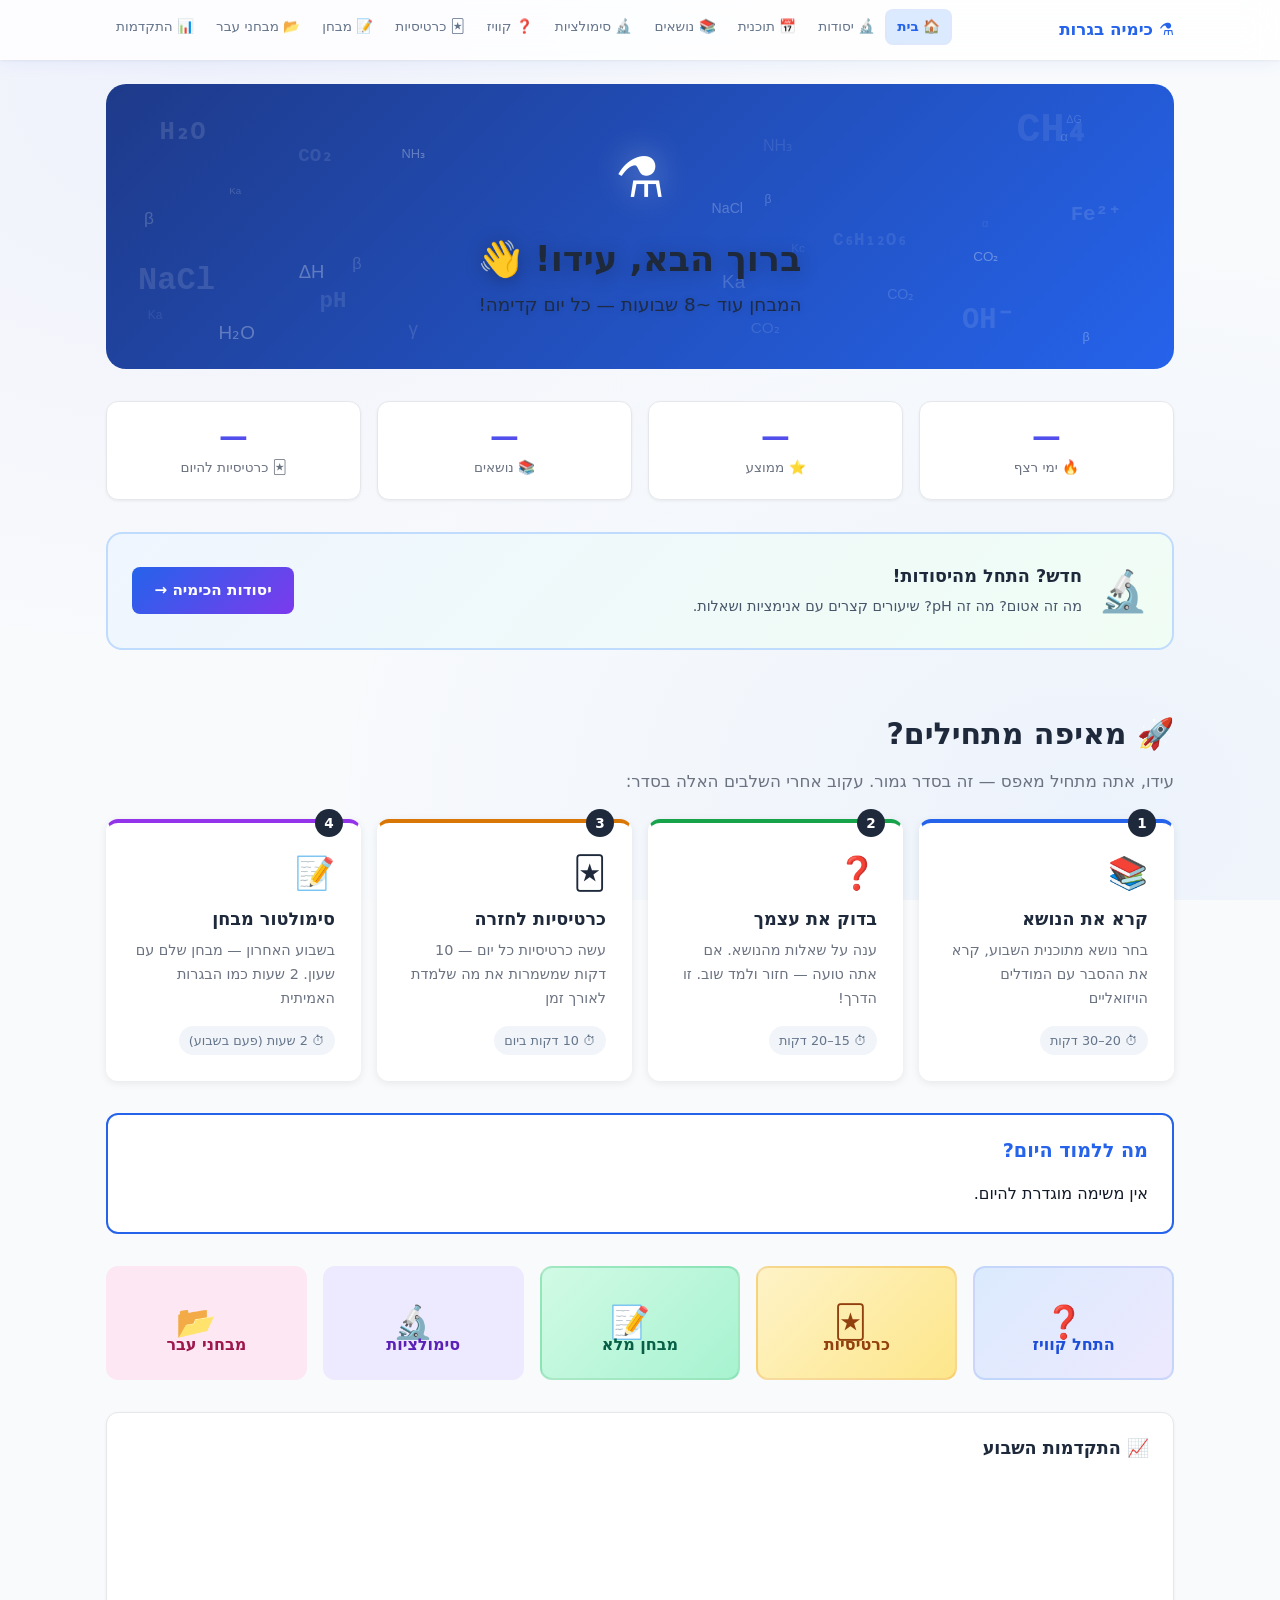
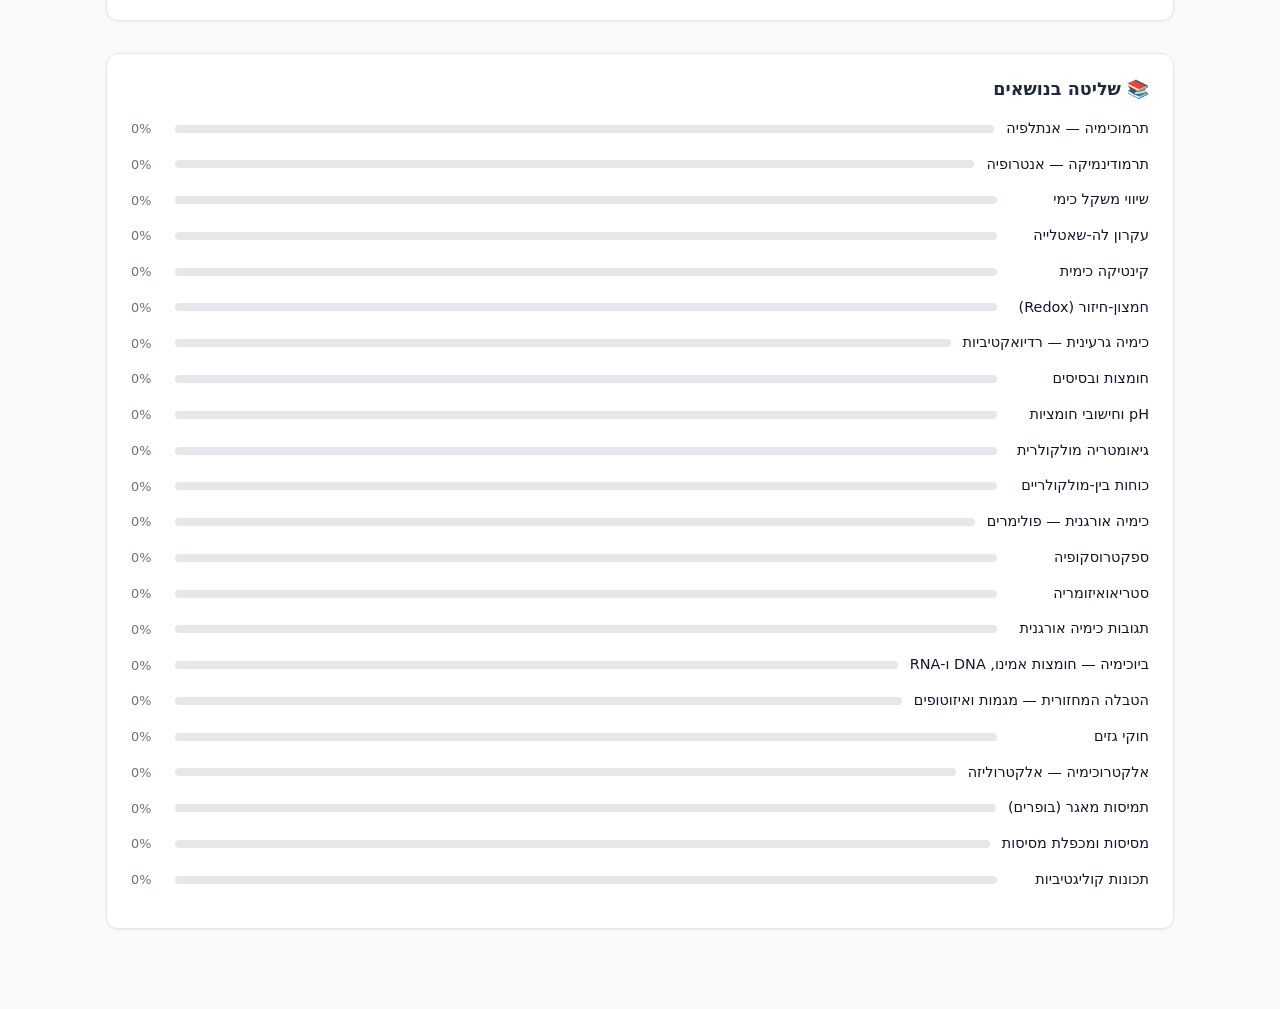
<file: index.html>
<!DOCTYPE html>
<html lang="he" dir="rtl">
<head>
  <meta charset="UTF-8">
  <meta name="viewport" content="width=device-width, initial-scale=1.0">
  <title>כימיה בגרות — בית</title>
  <link rel="stylesheet" href="css/base.css">
  <link rel="stylesheet" href="css/layout.css">
  <link rel="stylesheet" href="css/components.css">
  <link rel="stylesheet" href="css/animations.css">
  <style>
    .hero-banner {
      background: linear-gradient(135deg, #1e3a8a, #2563eb, #7c3aed, #4f46e5);
      background-size: 300% 300%;
      animation: gradientShift 8s ease infinite;
      color: #fff;
      padding: 3rem 2rem;
      border-radius: 1.25rem;
      position: relative;
      overflow: hidden;
      margin-bottom: 2rem;
      text-align: center;
    }
    .hero-banner h1 {
      font-size: 2rem;
      margin: 0 0 0.5rem;
    }
    .hero-banner p {
      font-size: 1.1rem;
      opacity: 0.9;
      margin: 0;
    }

    .stats-row {
      display: grid;
      grid-template-columns: repeat(4, 1fr);
      gap: 1rem;
      margin-bottom: 2rem;
    }
    @media (max-width: 768px) {
      .stats-row { grid-template-columns: repeat(2, 1fr); }
      .hero-banner h1 { font-size: 1.5rem; }
    }
    @media (max-width: 480px) {
      .stats-row { grid-template-columns: 1fr 1fr; }
    }

    .stat-box {
      background: var(--color-surface, #fff);
      border: 1px solid var(--color-border, #e5e7eb);
      border-radius: 0.75rem;
      padding: 1.25rem 1rem;
      text-align: center;
      box-shadow: 0 1px 3px rgba(0,0,0,0.06);
    }
    .stat-box .stat-value {
      font-size: 1.8rem;
      font-weight: 800;
      background: linear-gradient(135deg, #2563eb, #7c3aed);
      -webkit-background-clip: text;
      -webkit-text-fill-color: transparent;
      background-clip: text;
      display: block;
    }
    .stat-box .stat-label {
      font-size: 0.85rem;
      color: var(--color-text-muted, #6b7280);
      margin-top: 0.25rem;
    }

    .today-card {
      background: var(--color-surface, #fff);
      border: 2px solid var(--color-primary, #2563eb);
      border-radius: 0.75rem;
      padding: 1.5rem;
      margin-bottom: 2rem;
    }
    .today-card h2 {
      margin: 0 0 1rem;
      font-size: 1.2rem;
      color: var(--color-primary, #2563eb);
    }
    #today-task {
      color: var(--color-text, #111827);
      line-height: 1.7;
    }

    .quick-actions {
      display: grid;
      grid-template-columns: repeat(3, 1fr);
      gap: 1rem;
      margin-bottom: 2rem;
    }
    @media (max-width: 600px) {
      .quick-actions { grid-template-columns: 1fr; }
    }

    .quick-btn {
      display: flex;
      flex-direction: column;
      align-items: center;
      justify-content: center;
      gap: 0.5rem;
      padding: 1.25rem;
      border-radius: 0.75rem;
      font-size: 1rem;
      font-weight: 600;
      text-decoration: none;
      border: none;
      cursor: pointer;
      transition: transform 0.15s, box-shadow 0.15s;
    }
    .quick-btn:hover {
      transform: translateY(-2px);
      box-shadow: 0 4px 12px rgba(0,0,0,0.12);
    }
    .quick-btn .btn-icon { font-size: 2rem; }
    .quick-btn.btn-quiz { background: linear-gradient(135deg, #dbeafe, #ede9fe); color: #1d4ed8; border: 2px solid rgba(37,99,235,0.15); }
    .quick-btn.btn-flash { background: linear-gradient(135deg, #fef3c7, #fde68a); color: #92400e; border: 2px solid rgba(217,119,6,0.2); }
    .quick-btn.btn-sim { background: linear-gradient(135deg, #d1fae5, #a7f3d0); color: #065f46; border: 2px solid rgba(22,163,74,0.2); }
    .quick-btn:hover { transform: translateY(-4px) scale(1.04); box-shadow: 0 8px 24px rgba(0,0,0,0.15); }

    .section-card {
      background: var(--color-surface, #fff);
      border: 1px solid var(--color-border, #e5e7eb);
      border-radius: 0.75rem;
      padding: 1.5rem;
      margin-bottom: 2rem;
      box-shadow: 0 1px 3px rgba(0,0,0,0.06);
    }
    .section-card h2 {
      margin: 0 0 1rem;
      font-size: 1.1rem;
    }

    #progress-chart {
      width: 100%;
      height: 120px;
      overflow: hidden;
    }

    .topic-progress-item {
      display: flex;
      align-items: center;
      gap: 0.75rem;
      margin-bottom: 0.75rem;
    }
    .topic-progress-item .topic-name {
      min-width: 140px;
      font-size: 0.9rem;
      color: var(--color-text, #111827);
    }
    .topic-progress-item .progress-bar-wrap {
      flex: 1;
      background: #e5e7eb;
      border-radius: 999px;
      height: 8px;
      overflow: hidden;
    }
    .topic-progress-item .progress-bar-fill {
      height: 100%;
      background: var(--color-primary, #2563eb);
      border-radius: 999px;
      transition: width 0.4s ease;
    }
    .topic-progress-item .progress-pct {
      font-size: 0.8rem;
      color: var(--color-text-muted, #6b7280);
      min-width: 32px;
      text-align: left;
    }

    /* Onboarding steps */
    .onboarding-steps { padding: 2rem 0; }
    .onboarding-subtitle { color: var(--color-text-muted, #6b7280); margin-bottom: 1.5rem; font-size: 1.05rem; }
    .steps-grid { display: grid; grid-template-columns: repeat(auto-fit, minmax(220px, 1fr)); gap: 1rem; }
    .step-card { background: #fff; border-radius: 12px; padding: 1.5rem; text-decoration: none; color: inherit; display: flex; flex-direction: column; gap: 0.5rem; box-shadow: 0 2px 8px rgba(0,0,0,0.08); border: 2px solid transparent; transition: all 0.2s; position: relative; }
    .step-card:hover { transform: translateY(-3px); box-shadow: 0 6px 20px rgba(0,0,0,0.12); }
    .step-1 { border-top: 4px solid #2563eb; } .step-2 { border-top: 4px solid #16a34a; } .step-3 { border-top: 4px solid #d97706; } .step-4 { border-top: 4px solid #9333ea; }
    .step-number { position: absolute; top: -14px; right: 1rem; background: #1e293b; color: white; width: 28px; height: 28px; border-radius: 50%; display: flex; align-items: center; justify-content: center; font-weight: 700; font-size: 0.85rem; }
    .step-icon { font-size: 2rem; }
    .step-card h3 { font-size: 1.1rem; font-weight: 700; margin: 0; }
    .step-card p { font-size: 0.9rem; color: var(--color-text-muted, #6b7280); margin: 0; flex: 1; }
    .step-time { font-size: 0.8rem; color: #64748b; background: #f1f5f9; padding: 4px 10px; border-radius: 20px; align-self: flex-start; margin-top: 0.5rem; }
  </style>
</head>
<body data-page="home">

  <!-- Navigation -->
  <nav class="main-nav">
    <div class="nav-inner">
      <a class="nav-logo" href="index.html">⚗️ כימיה בגרות</a>
      <ul class="nav-links">
        <li><a href="index.html" class="active">🏠 בית</a></li>
        <li><a href="basics.html">🔬 יסודות</a></li>
        <li><a href="study-plan.html">📅 תוכנית</a></li>
        <li><a href="topics.html">📚 נושאים</a></li>
        <li><a href="simulations.html">🔬 סימולציות</a></li>
        <li><a href="quiz.html">❓ קוויז</a></li>
        <li><a href="flashcards.html">🃏 כרטיסיות</a></li>
        <li><a href="simulator.html">📝 מבחן</a></li>
        <li><a href="past-exams.html">📂 מבחני עבר</a></li>
        <li><a href="progress.html">📊 התקדמות</a></li>
      </ul>
      <button class="nav-burger" aria-label="תפריט" onclick="document.querySelector('.nav-links').classList.toggle('open')">☰</button>
    </div>
  </nav>

  <main class="page-container">

    <!-- Hero Banner -->
    <div class="hero-banner" style="position:relative;overflow:hidden;">
      <!-- Floating chemistry symbols -->
      <span style="position:absolute;font-family:monospace;font-weight:700;opacity:0.12;font-size:1.6rem;top:10%;left:5%;animation:chemFloat 7s ease-in-out infinite;animation-delay:0s;pointer-events:none;color:white;direction:ltr;">H₂O</span>
      <span style="position:absolute;font-family:monospace;font-weight:700;opacity:0.1;font-size:1.2rem;top:20%;left:18%;animation:chemFloat 9s ease-in-out infinite;animation-delay:1s;pointer-events:none;color:white;direction:ltr;">CO₂</span>
      <span style="position:absolute;font-family:monospace;font-weight:700;opacity:0.12;font-size:2rem;top:60%;left:3%;animation:chemFloat 8s ease-in-out infinite;animation-delay:2s;pointer-events:none;color:white;direction:ltr;">NaCl</span>
      <span style="position:absolute;font-family:monospace;font-weight:700;opacity:0.1;font-size:1.4rem;top:70%;left:20%;animation:chemFloat 6s ease-in-out infinite;animation-delay:0.5s;pointer-events:none;color:white;direction:ltr;">pH</span>
      <span style="position:absolute;font-family:monospace;font-weight:700;opacity:0.08;font-size:2.5rem;top:5%;right:8%;animation:chemFloat 10s ease-in-out infinite;animation-delay:3s;pointer-events:none;color:white;direction:ltr;">CH₄</span>
      <span style="position:absolute;font-family:monospace;font-weight:700;opacity:0.12;font-size:1.3rem;top:40%;right:5%;animation:chemFloat 7s ease-in-out infinite;animation-delay:1.5s;pointer-events:none;color:white;direction:ltr;">Fe²⁺</span>
      <span style="position:absolute;font-family:monospace;font-weight:700;opacity:0.1;font-size:1.8rem;top:75%;right:15%;animation:chemFloat 8s ease-in-out infinite;animation-delay:4s;pointer-events:none;color:white;direction:ltr;">OH⁻</span>
      <span style="position:absolute;font-family:monospace;font-weight:700;opacity:0.09;font-size:1.1rem;top:50%;right:25%;animation:chemFloat 11s ease-in-out infinite;animation-delay:2.5s;pointer-events:none;color:white;direction:ltr;">C₆H₁₂O₆</span>
      <canvas id="hero-particles" style="position:absolute;inset:0;width:100%;height:100%;pointer-events:none;opacity:0.4;"></canvas>
      <div style="position:relative;z-index:1;" class="anim-fade-up">
        <div style="font-size:3.5rem; margin-bottom:0.75rem; animation: bounce 2.5s ease-in-out infinite; filter:drop-shadow(0 0 16px rgba(255,255,255,0.4));">⚗️</div>
        <h1 style="font-size:2.2rem;text-shadow:0 2px 20px rgba(0,0,0,0.3);">ברוך הבא, עידו! 👋</h1>
        <p style="font-size:1.15rem;opacity:0.92;text-shadow:0 1px 8px rgba(0,0,0,0.2);">המבחן עוד ~8 שבועות — כל יום קדימה!</p>
      </div>
    </div>

    <!-- Stats Row -->
    <div class="stats-row stagger-fade">
      <div class="stat-box" id="stat-streak">
        <span class="stat-value">—</span>
        <div class="stat-label">🔥 ימי רצף</div>
      </div>
      <div class="stat-box" id="stat-score">
        <span class="stat-value">—</span>
        <div class="stat-label">⭐ ממוצע</div>
      </div>
      <div class="stat-box" id="stat-topics">
        <span class="stat-value">—</span>
        <div class="stat-label">📚 נושאים</div>
      </div>
      <div class="stat-box" id="stat-cards">
        <span class="stat-value">—</span>
        <div class="stat-label">🃏 כרטיסיות להיום</div>
      </div>
    </div>

    <!-- Basics CTA -->
    <div style="background:linear-gradient(135deg,#eff6ff,#f0fdf4);border:2px solid #bfdbfe;border-radius:1rem;padding:1.5rem;margin-bottom:2rem;display:flex;align-items:center;gap:1rem;flex-wrap:wrap;">
      <div style="font-size:2.5rem;">🔬</div>
      <div style="flex:1;min-width:200px;">
        <div style="font-weight:700;font-size:1.1rem;color:#1e293b;margin-bottom:0.25rem;">חדש? התחל מהיסודות!</div>
        <div style="font-size:0.9rem;color:#475569;">מה זה אטום? מה זה pH? שיעורים קצרים עם אנימציות ושאלות.</div>
      </div>
      <a href="basics.html" style="background:linear-gradient(135deg,#2563eb,#7c3aed);color:white;padding:0.7rem 1.4rem;border-radius:8px;font-weight:700;text-decoration:none;white-space:nowrap;font-size:0.95rem;">יסודות הכימיה →</a>
    </div>

    <!-- Onboarding Steps -->
    <section class="onboarding-steps">
      <h2>🚀 מאיפה מתחילים?</h2>
      <p class="onboarding-subtitle">עידו, אתה מתחיל מאפס — זה בסדר גמור. עקוב אחרי השלבים האלה בסדר:</p>
      <div class="steps-grid stagger-fade">
        <a href="topics.html" class="step-card step-1">
          <div class="step-number">1</div>
          <div class="step-icon">📚</div>
          <h3>קרא את הנושא</h3>
          <p>בחר נושא מתוכנית השבוע, קרא את ההסבר עם המודלים הויזואליים</p>
          <span class="step-time">⏱ 20–30 דקות</span>
        </a>
        <a href="quiz.html" class="step-card step-2">
          <div class="step-number">2</div>
          <div class="step-icon">❓</div>
          <h3>בדוק את עצמך</h3>
          <p>ענה על שאלות מהנושא. אם אתה טועה — חזור ולמד שוב. זו הדרך!</p>
          <span class="step-time">⏱ 15–20 דקות</span>
        </a>
        <a href="flashcards.html" class="step-card step-3">
          <div class="step-number">3</div>
          <div class="step-icon">🃏</div>
          <h3>כרטיסיות לחזרה</h3>
          <p>עשה כרטיסיות כל יום — 10 דקות שמשמרות את מה שלמדת לאורך זמן</p>
          <span class="step-time">⏱ 10 דקות ביום</span>
        </a>
        <a href="simulator.html" class="step-card step-4">
          <div class="step-number">4</div>
          <div class="step-icon">📝</div>
          <h3>סימולטור מבחן</h3>
          <p>בשבוע האחרון — מבחן שלם עם שעון. 2 שעות כמו הבגרות האמיתית</p>
          <span class="step-time">⏱ 2 שעות (פעם בשבוע)</span>
        </a>
      </div>
    </section>

    <!-- Today's Task -->
    <div class="today-card">
      <h2>מה ללמוד היום?</h2>
      <div id="today-task">
        <p>טוען תוכנית לימודים...</p>
      </div>
    </div>

    <!-- Quick Actions -->
    <div class="quick-actions" style="grid-template-columns: repeat(auto-fit, minmax(140px, 1fr));">
      <a href="quiz.html" class="quick-btn btn-quiz card-hover-subtle">
        <span class="btn-icon">❓</span>
        <span>התחל קוויז</span>
      </a>
      <a href="flashcards.html" class="quick-btn btn-flash card-hover-subtle">
        <span class="btn-icon">🃏</span>
        <span>כרטיסיות</span>
      </a>
      <a href="simulator.html" class="quick-btn btn-sim card-hover-subtle">
        <span class="btn-icon">📝</span>
        <span>מבחן מלא</span>
      </a>
      <a href="simulations.html" class="quick-btn card-hover-subtle" style="background:#ede9fe; color:#5b21b6;">
        <span class="btn-icon">🔬</span>
        <span>סימולציות</span>
      </a>
      <a href="past-exams.html" class="quick-btn card-hover-subtle" style="background:#fce7f3; color:#9d174d;">
        <span class="btn-icon">📂</span>
        <span>מבחני עבר</span>
      </a>
    </div>

    <!-- Progress Chart -->
    <div class="section-card">
      <h2>📈 התקדמות השבוע</h2>
      <div id="progress-chart">
        <svg id="progress-chart-svg" width="100%" height="120"></svg>
      </div>
    </div>

    <!-- Topic Progress Grid -->
    <div class="section-card">
      <h2>📚 שליטה בנושאים</h2>
      <div id="topic-progress-grid">
        <p style="color: var(--color-text-muted, #6b7280);">טוען נושאים...</p>
      </div>
    </div>

  </main>

  <script src="js/utils.js"></script>
  <script src="js/storage.js"></script>
  <script src="js/progress.js"></script>
  <script src="js/app.js"></script>
  <script>
  // ── Hero Particle Animation ──────────────────────────────────────
  (function() {
    const canvas = document.getElementById('hero-particles');
    if (!canvas) return;
    const ctx = canvas.getContext('2d');
    const symbols = ['H₂O','CO₂','pH','Ka','ΔH','⚖','e⁻','NH₃','Kc','ΔG','sp³','NaCl','α','β','γ'];
    let particles = [];

    function resize() {
      canvas.width  = canvas.offsetWidth;
      canvas.height = canvas.offsetHeight;
      particles = Array.from({length: 20}, () => ({
        x: Math.random() * canvas.width,
        y: Math.random() * canvas.height,
        vx: (Math.random() - 0.5) * 0.5,
        vy: -Math.random() * 0.4 - 0.1,
        alpha: Math.random() * 0.6 + 0.2,
        size: Math.random() * 10 + 9,
        sym: symbols[Math.floor(Math.random() * symbols.length)]
      }));
    }
    window.addEventListener('resize', resize);
    resize();

    (function draw() {
      ctx.clearRect(0, 0, canvas.width, canvas.height);
      particles.forEach(p => {
        ctx.globalAlpha = p.alpha;
        ctx.fillStyle = '#fff';
        ctx.font = `${p.size}px sans-serif`;
        ctx.fillText(p.sym, p.x, p.y);
        p.x += p.vx; p.y += p.vy;
        if (p.y < -20) { p.y = canvas.height + 10; p.x = Math.random() * canvas.width; }
        if (p.x < -30) p.x = canvas.width;
        if (p.x > canvas.width + 30) p.x = 0;
      });
      ctx.globalAlpha = 1;
      requestAnimationFrame(draw);
    })();
  })();
  </script>
  <script>
    // Page init — populate stats and topic grid from storage/data
    (async function initHome() {
      // Stats
      const stats = (typeof Storage !== 'undefined' && Storage.getStats) ? Storage.getStats() : null;
      if (stats) {
        const streakEl = document.querySelector('#stat-streak .stat-value');
        const scoreEl  = document.querySelector('#stat-score .stat-value');
        const topicsEl = document.querySelector('#stat-topics .stat-value');
        const cardsEl  = document.querySelector('#stat-cards .stat-value');
        if (streakEl) streakEl.textContent = (stats.streak ?? 0) + ' 🔥';
        if (scoreEl)  scoreEl.textContent  = (stats.avgScore != null ? stats.avgScore + '%' : '—');
        if (topicsEl) topicsEl.textContent = (stats.topicsCompleted ?? 0) + '/22';
        if (cardsEl)  cardsEl.textContent  = (stats.cardsDueToday ?? 0);
      }

      // Today task from study-plan.json
      try {
        const res = await fetch('data/study-plan.json');
        const plan = await res.json();
        const todayEl = document.getElementById('today-task');
        if (todayEl && plan) {
          const week = plan.weeks ? plan.weeks[0] : null;
          if (week) {
            const day = week.days ? week.days[0] : null;
            if (day) {
              todayEl.innerHTML = `
                <strong>שבוע ${week.week} — ${week.title}</strong><br>
                <span>${day.activity}</span>
                <span style="color:var(--color-text-muted,#6b7280); font-size:0.9rem;"> · ${day.duration}</span>
              `;
            } else {
              todayEl.textContent = week.goal || 'אין משימה מוגדרת להיום.';
            }
          } else {
            todayEl.textContent = 'לא נמצאה תוכנית לימודים.';
          }
        }
      } catch (e) {
        const todayEl = document.getElementById('today-task');
        if (todayEl) todayEl.textContent = 'לא ניתן לטעון את תוכנית הלימודים.';
      }

      // Topic progress grid
      try {
        const res = await fetch('data/topics.json');
        const data = await res.json();
        const topics = Array.isArray(data) ? data : (data.topics || []);
        const grid = document.getElementById('topic-progress-grid');
        if (grid && topics.length) {
          grid.innerHTML = topics.map(t => {
            const pct = (typeof Storage !== 'undefined' && Storage.getTopicProgress)
              ? Storage.getTopicProgress(t.id) : 0;
            return `
              <div class="topic-progress-item">
                <span class="topic-name">${t.title || t.name || 'נושא'}</span>
                <div class="progress-bar-wrap">
                  <div class="progress-bar-fill" style="width:${pct}%"></div>
                </div>
                <span class="progress-pct">${pct}%</span>
              </div>
            `;
          }).join('');
        }
      } catch (e) {
        // leave placeholder
      }

      // Progress chart
      if (typeof Progress !== 'undefined' && Progress.renderLineChart) {
        const quizHistory = (typeof Storage !== 'undefined' && Storage.getQuizHistory) ? Storage.getQuizHistory() : [];
        const chartData = quizHistory.map(h => ({ date: h.date, score: h.score, label: h.topicId }));
        Progress.renderLineChart('progress-chart-svg', chartData);
      }
    })();
  </script>
</body>
</html>
</file>
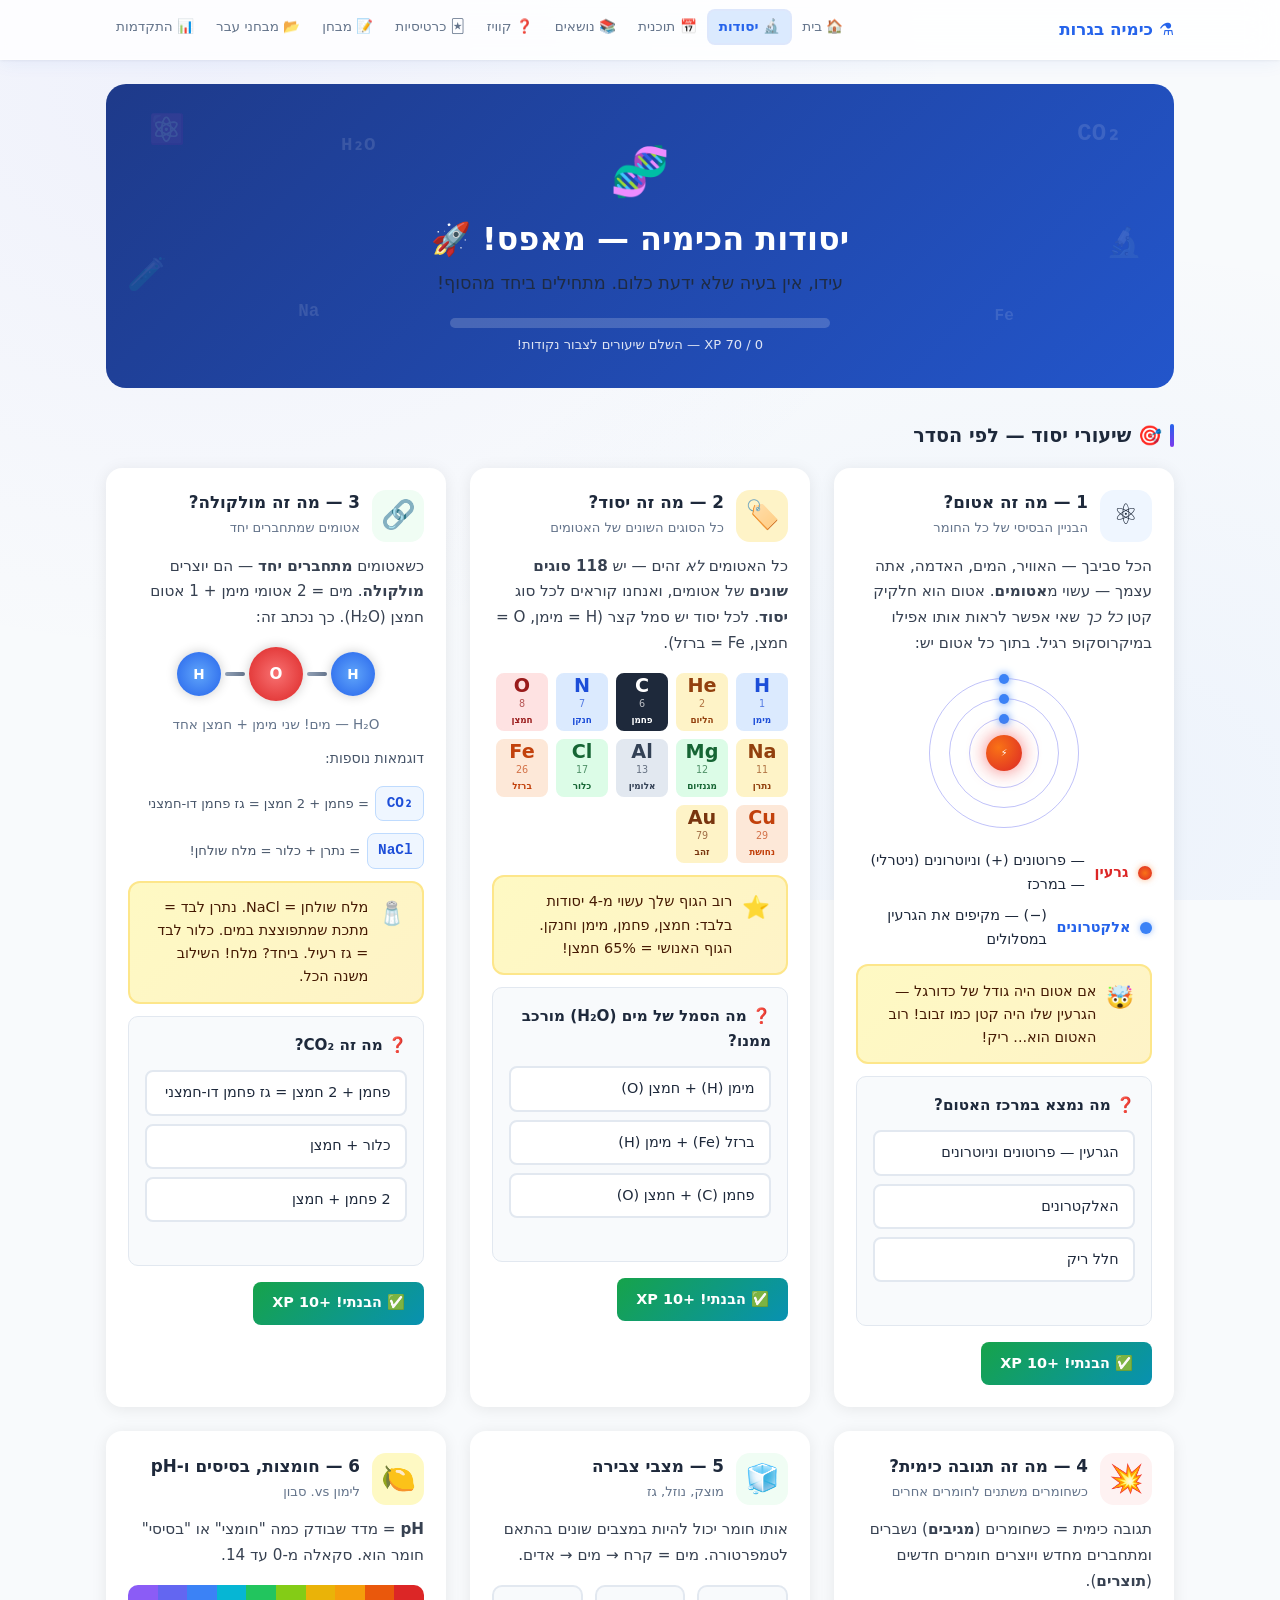
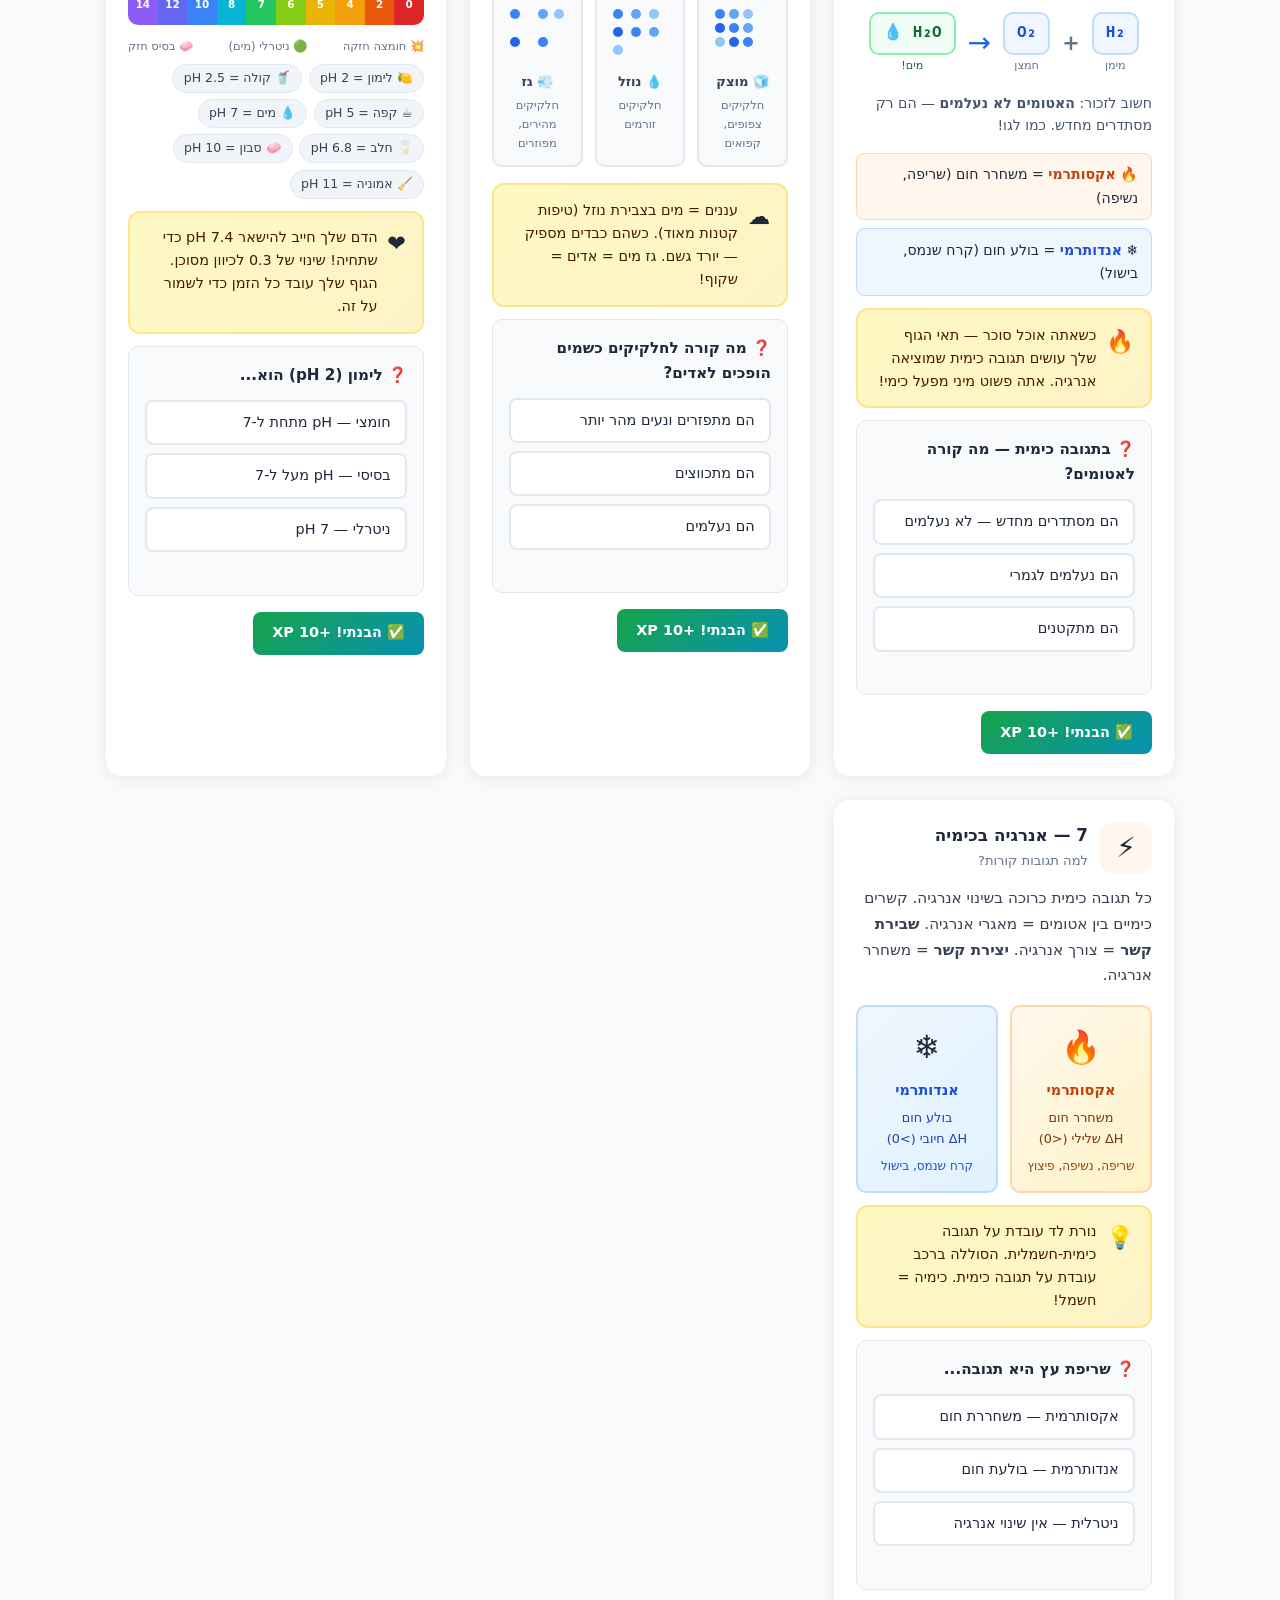
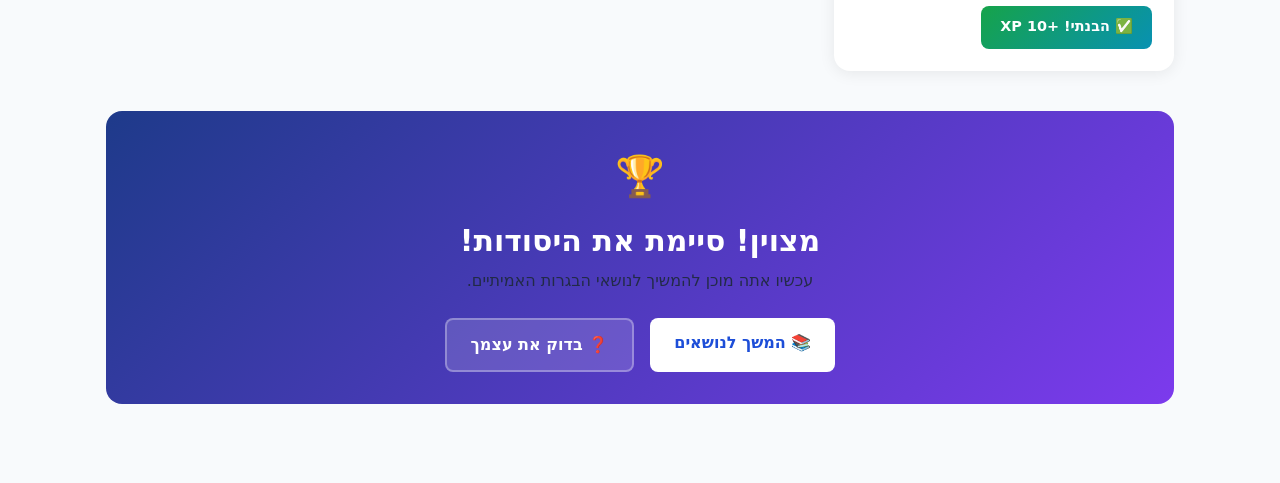
<file: basics.html>
<!DOCTYPE html>
<html lang="he" dir="rtl">
<head>
  <meta charset="UTF-8">
  <meta name="viewport" content="width=device-width, initial-scale=1.0">
  <title>כימיה בגרות — יסודות</title>
  <link rel="stylesheet" href="css/base.css">
  <link rel="stylesheet" href="css/layout.css">
  <link rel="stylesheet" href="css/components.css">
  <link rel="stylesheet" href="css/animations.css">
  <style>
    /* ── Page Layout ───────────────────────── */
    .basics-hero {
      background: linear-gradient(135deg, #1e3a8a, #2563eb, #7c3aed);
      background-size: 300% 300%;
      animation: gradientShift 8s ease infinite;
      color: white;
      padding: 3rem 1.5rem 2rem;
      text-align: center;
      border-radius: 1.25rem;
      margin-bottom: 2rem;
      position: relative;
      overflow: hidden;
    }
    .basics-hero h1 { font-size: 2rem; margin-bottom: 0.5rem; color: white; }
    .basics-hero p  { font-size: 1.1rem; opacity: 0.92; margin: 0; }

    /* floating symbols in hero */
    .hero-sym {
      position: absolute;
      font-family: monospace;
      font-weight: 700;
      color: rgba(255,255,255,0.12);
      pointer-events: none;
      animation: chemFloat 8s ease-in-out infinite;
    }

    /* ── Progress Bar ─────────────────────── */
    .xp-bar-wrap {
      background: rgba(255,255,255,0.18);
      border-radius: 999px;
      height: 10px;
      margin: 1.25rem auto 0;
      max-width: 380px;
      overflow: hidden;
    }
    .xp-bar-fill {
      height: 100%;
      background: linear-gradient(90deg, #34d399, #22d3ee);
      border-radius: 999px;
      transition: width 0.6s cubic-bezier(0.4,0,0.2,1);
      width: 0%;
    }
    .xp-label {
      font-size: 0.82rem;
      opacity: 0.85;
      margin-top: 0.4rem;
      text-align: center;
    }

    /* ── Lesson Cards ─────────────────────── */
    .lessons-grid {
      display: grid;
      grid-template-columns: repeat(auto-fill, minmax(300px, 1fr));
      gap: 1.5rem;
      margin-bottom: 2.5rem;
    }

    .lesson-card {
      background: #fff;
      border-radius: 1rem;
      box-shadow: 0 2px 16px rgba(0,0,0,0.08);
      overflow: hidden;
      border: 2px solid transparent;
      transition: transform 0.2s, box-shadow 0.2s, border-color 0.2s;
      cursor: pointer;
    }
    .lesson-card:hover {
      transform: translateY(-4px) scale(1.01);
      box-shadow: 0 10px 32px rgba(37,99,235,0.18);
      border-color: #2563eb;
    }
    .lesson-card.done { border-color: #16a34a; }

    .lesson-card-header {
      padding: 1.25rem 1.25rem 0.75rem;
      display: flex;
      align-items: center;
      gap: 0.75rem;
    }
    .lesson-icon {
      width: 52px; height: 52px;
      border-radius: 14px;
      display: flex; align-items: center; justify-content: center;
      font-size: 1.75rem;
      flex-shrink: 0;
    }
    .lesson-card h3 { font-size: 1.05rem; font-weight: 700; margin: 0 0 0.2rem; }
    .lesson-card .lesson-sub { font-size: 0.82rem; color: #64748b; margin: 0; }
    .lesson-card-body { padding: 0 1.25rem 1.25rem; }

    /* ── Atom Animation ───────────────────── */
    .atom-demo {
      position: relative;
      width: 160px; height: 160px;
      margin: 1rem auto;
    }
    .nucleus {
      position: absolute;
      top: 50%; left: 50%;
      transform: translate(-50%,-50%);
      width: 36px; height: 36px;
      background: radial-gradient(circle at 35% 35%, #f97316, #dc2626);
      border-radius: 50%;
      box-shadow: 0 0 18px rgba(239,68,68,0.7);
      animation: atomNucleus 2s ease-in-out infinite;
      z-index: 2;
      display: flex; align-items: center; justify-content: center;
      font-size: 0.6rem; color: white; font-weight: 700;
    }
    .orbit {
      position: absolute;
      top: 50%; left: 50%;
      border: 1.5px solid rgba(99,102,241,0.4);
      border-radius: 50%;
      transform: translate(-50%,-50%);
    }
    .orbit-1 { width: 70px; height: 70px; animation: spin 2s linear infinite; }
    .orbit-2 { width: 110px; height: 110px; animation: spin 3.5s linear infinite reverse; }
    .orbit-3 { width: 150px; height: 150px; animation: spin 5s linear infinite; }
    .electron {
      position: absolute;
      width: 10px; height: 10px;
      background: #3b82f6;
      border-radius: 50%;
      top: -5px; left: calc(50% - 5px);
      box-shadow: 0 0 8px #3b82f6;
    }

    /* ── Particle States ──────────────────── */
    .states-demo {
      display: grid;
      grid-template-columns: repeat(3,1fr);
      gap: 0.75rem;
      margin: 1rem 0;
    }
    .state-box {
      background: #f8fafc;
      border-radius: 10px;
      padding: 0.75rem 0.5rem;
      text-align: center;
      border: 2px solid #e2e8f0;
      transition: border-color 0.2s;
    }
    .state-box:hover { border-color: #2563eb; }
    .state-box .state-name { font-size: 0.82rem; font-weight: 700; margin-top: 0.5rem; color: #374151; }
    .state-particles {
      position: relative;
      height: 64px;
      overflow: hidden;
    }
    .particle-dot {
      position: absolute;
      width: 10px; height: 10px;
      border-radius: 50%;
      background: #3b82f6;
    }

    /* ── Reaction Animation ───────────────── */
    .reaction-demo {
      display: flex;
      align-items: center;
      justify-content: center;
      gap: 0.75rem;
      flex-wrap: wrap;
      margin: 1rem 0;
      font-size: 1.5rem;
    }
    .react-arrow {
      font-size: 1.75rem;
      color: #2563eb;
      animation: pulse 1.5s ease-in-out infinite;
    }
    .mol-bubble {
      display: inline-flex;
      align-items: center;
      justify-content: center;
      background: #eff6ff;
      border: 2px solid #bfdbfe;
      border-radius: 10px;
      padding: 0.4rem 0.75rem;
      font-family: monospace;
      font-weight: 700;
      font-size: 1rem;
      color: #1d4ed8;
      transition: transform 0.2s;
    }
    .mol-bubble:hover { transform: scale(1.1); }
    .mol-bubble.product {
      background: #f0fdf4;
      border-color: #86efac;
      color: #166534;
    }
    .mol-plus { font-size: 1.3rem; color: #64748b; font-weight: 700; }

    /* ── pH Scale ─────────────────────────── */
    .ph-scale-simple {
      display: flex;
      border-radius: 10px;
      overflow: hidden;
      height: 40px;
      margin: 0.75rem 0;
    }
    .ph-segment {
      flex: 1;
      display: flex;
      align-items: center;
      justify-content: center;
      font-size: 0.65rem;
      font-weight: 700;
      color: white;
      cursor: pointer;
      transition: transform 0.15s;
    }
    .ph-segment:hover { transform: scaleY(1.15); }
    .ph-examples {
      display: flex;
      flex-wrap: wrap;
      gap: 0.4rem;
      margin-top: 0.5rem;
    }
    .ph-chip {
      background: #f1f5f9;
      border-radius: 999px;
      padding: 0.2rem 0.65rem;
      font-size: 0.78rem;
      color: #374151;
      border: 1px solid #e2e8f0;
    }

    /* ── Periodic Elements Preview ────────── */
    .elements-grid {
      display: flex;
      flex-wrap: wrap;
      gap: 0.5rem;
      margin: 0.75rem 0;
    }
    .elem-tile {
      width: 52px; height: 58px;
      border-radius: 8px;
      display: flex;
      flex-direction: column;
      align-items: center;
      justify-content: center;
      cursor: pointer;
      transition: transform 0.2s, box-shadow 0.2s;
      border: 2px solid transparent;
      gap: 1px;
    }
    .elem-tile:hover {
      transform: scale(1.18) translateY(-4px);
      box-shadow: 0 8px 20px rgba(0,0,0,0.18);
      z-index: 5;
    }
    .elem-symbol { font-size: 1.2rem; font-weight: 800; line-height: 1; }
    .elem-num { font-size: 0.6rem; opacity: 0.7; }
    .elem-name { font-size: 0.55rem; font-weight: 600; }

    /* ── Bond Demo ────────────────────────── */
    .bond-demo {
      display: flex;
      align-items: center;
      justify-content: center;
      gap: 0.25rem;
      margin: 0.75rem 0;
      flex-wrap: wrap;
    }
    .bond-atom {
      width: 44px; height: 44px;
      border-radius: 50%;
      display: flex; align-items: center; justify-content: center;
      font-weight: 800; font-size: 1rem;
      color: white;
      animation: anim-pulse 2.5s ease-in-out infinite;
      box-shadow: 0 0 12px rgba(0,0,0,0.2);
    }
    .bond-line {
      height: 4px; width: 20px;
      background: linear-gradient(90deg, #94a3b8, #64748b);
      border-radius: 2px;
    }
    .bond-double { display: flex; flex-direction: column; gap: 3px; width: 20px; }
    .bond-double .bond-line { width: 20px; }

    /* ── Fun Fact Box ─────────────────────── */
    .fun-fact {
      background: linear-gradient(135deg, #fef9c3, #fef3c7);
      border: 2px solid #fde68a;
      border-radius: 12px;
      padding: 0.85rem 1rem;
      font-size: 0.9rem;
      line-height: 1.6;
      margin: 0.75rem 0;
      display: flex;
      gap: 0.6rem;
      align-items: flex-start;
    }
    .fun-fact-icon { font-size: 1.4rem; flex-shrink: 0; }
    .fun-fact-text { color: #451a03; }

    /* ── Done button / XP reward ──────────── */
    .done-btn {
      display: inline-flex;
      align-items: center;
      gap: 0.5rem;
      margin-top: 1rem;
      padding: 0.6rem 1.2rem;
      background: linear-gradient(135deg, #16a34a, #0891b2);
      color: white;
      border: none;
      border-radius: 8px;
      font-size: 0.9rem;
      font-weight: 700;
      cursor: pointer;
      transition: opacity 0.15s, transform 0.15s;
      font-family: inherit;
    }
    .done-btn:hover { opacity: 0.88; transform: translateY(-1px); }
    .done-btn.completed {
      background: #e2e8f0;
      color: #94a3b8;
      cursor: default;
    }
    .done-btn.completed:hover { transform: none; }

    /* ── XP Toast ─────────────────────────── */
    .xp-toast {
      position: fixed;
      top: 80px; left: 50%; transform: translateX(-50%) translateY(-20px);
      background: linear-gradient(135deg, #16a34a, #0891b2);
      color: white;
      padding: 0.65rem 1.5rem;
      border-radius: 999px;
      font-weight: 700;
      font-size: 1rem;
      pointer-events: none;
      opacity: 0;
      transition: opacity 0.3s, transform 0.3s;
      z-index: 9999;
      white-space: nowrap;
    }
    .xp-toast.show {
      opacity: 1;
      transform: translateX(-50%) translateY(0);
    }

    /* ── Section header ───────────────────── */
    .basics-section-label {
      font-size: 1.2rem;
      font-weight: 700;
      color: #1e293b;
      margin: 0 0 1rem;
      display: flex;
      align-items: center;
      gap: 0.5rem;
    }
    .basics-section-label::before {
      content: '';
      display: inline-block;
      width: 4px; height: 1.2em;
      background: linear-gradient(180deg, #2563eb, #7c3aed);
      border-radius: 2px;
    }

    /* ── Quiz mini ────────────────────────── */
    .mini-quiz {
      background: #f8fafc;
      border-radius: 10px;
      padding: 1rem;
      margin-top: 0.75rem;
      border: 1px solid #e2e8f0;
    }
    .mini-quiz-q { font-weight: 700; font-size: 0.95rem; margin-bottom: 0.75rem; color: #1e293b; }
    .quiz-options { display: flex; flex-direction: column; gap: 0.5rem; }
    .quiz-opt {
      padding: 0.55rem 0.9rem;
      border-radius: 8px;
      border: 2px solid #e2e8f0;
      background: white;
      cursor: pointer;
      font-size: 0.9rem;
      font-weight: 500;
      text-align: right;
      transition: border-color 0.15s, background 0.15s;
      font-family: inherit;
      color: #1e293b;
    }
    .quiz-opt:hover { border-color: #2563eb; background: #eff6ff; }
    .quiz-opt.correct { border-color: #16a34a; background: #f0fdf4; color: #166534; }
    .quiz-opt.wrong   { border-color: #dc2626; background: #fef2f2; color: #991b1b; }
    .quiz-result { margin-top: 0.6rem; font-size: 0.88rem; font-weight: 700; min-height: 1.2em; }

    @keyframes chemFloat {
      0%,100% { transform: translateY(0) rotate(0deg); }
      40%      { transform: translateY(-18px) rotate(5deg); }
      70%      { transform: translateY(-8px) rotate(-3deg); }
    }
  </style>
</head>
<body data-page="basics">

  <!-- XP Toast -->
  <div class="xp-toast" id="xp-toast">+10 XP 🎉</div>

  <!-- Navigation -->
  <nav class="main-nav">
    <div class="nav-inner">
      <a class="nav-logo" href="index.html">⚗️ כימיה בגרות</a>
      <ul class="nav-links">
        <li><a href="index.html">🏠 בית</a></li>
        <li><a href="basics.html" class="active">🔬 יסודות</a></li>
        <li><a href="study-plan.html">📅 תוכנית</a></li>
        <li><a href="topics.html">📚 נושאים</a></li>
        <li><a href="quiz.html">❓ קוויז</a></li>
        <li><a href="flashcards.html">🃏 כרטיסיות</a></li>
        <li><a href="simulator.html">📝 מבחן</a></li>
        <li><a href="past-exams.html">📂 מבחני עבר</a></li>
        <li><a href="progress.html">📊 התקדמות</a></li>
      </ul>
      <button class="nav-burger" aria-label="תפריט" onclick="document.querySelector('.nav-links').classList.toggle('open')">☰</button>
    </div>
  </nav>

  <main class="page-container">

    <!-- Hero -->
    <div class="basics-hero">
      <span class="hero-sym" style="top:8%;left:4%;font-size:1.8rem;animation-delay:0s;">⚛️</span>
      <span class="hero-sym" style="top:15%;left:22%;font-size:1.2rem;animation-delay:1s;">H₂O</span>
      <span class="hero-sym" style="top:55%;left:2%;font-size:2rem;animation-delay:2s;">🧪</span>
      <span class="hero-sym" style="top:70%;left:18%;font-size:1.1rem;animation-delay:0.5s;">Na</span>
      <span class="hero-sym" style="top:10%;right:5%;font-size:1.5rem;animation-delay:3s;">CO₂</span>
      <span class="hero-sym" style="top:45%;right:3%;font-size:1.8rem;animation-delay:1.5s;">🔬</span>
      <span class="hero-sym" style="top:72%;right:15%;font-size:1rem;animation-delay:2.5s;">Fe</span>
      <div style="position:relative;z-index:1;">
        <div style="font-size:3rem;margin-bottom:0.5rem;animation:bounce 2s ease-in-out infinite;">🧬</div>
        <h1>יסודות הכימיה — מאפס! 🚀</h1>
        <p>עידו, אין בעיה שלא ידעת כלום. מתחילים ביחד מהסוף!</p>
        <div class="xp-bar-wrap">
          <div class="xp-bar-fill" id="xp-fill"></div>
        </div>
        <div class="xp-label" id="xp-label">0 / 70 XP — השלם שיעורים לצבור נקודות!</div>
      </div>
    </div>

    <!-- Section label -->
    <p class="basics-section-label">🎯 שיעורי יסוד — לפי הסדר</p>

    <div class="lessons-grid" id="lessons-grid">

      <!-- ───── Lesson 1: Atom ───── -->
      <div class="lesson-card" id="lesson-atom">
        <div class="lesson-card-header">
          <div class="lesson-icon" style="background:#eff6ff;">⚛️</div>
          <div>
            <h3>1 — מה זה אטום?</h3>
            <p class="lesson-sub">הבניין הבסיסי של כל החומר</p>
          </div>
        </div>
        <div class="lesson-card-body">

          <p style="font-size:0.95rem;line-height:1.7;color:#374151;">
            הכל סביבך — האוויר, המים, האדמה, אתה עצמך — עשוי מ<strong>אטומים</strong>.
            אטום הוא חלקיק קטן <em>כל כך</em> שאי אפשר לראות אותו אפילו במיקרוסקופ רגיל.
            בתוך כל אטום יש:
          </p>

          <!-- Atom visual -->
          <div class="atom-demo" id="atom-demo">
            <div class="nucleus">⚡</div>
            <div class="orbit orbit-1"><div class="electron"></div></div>
            <div class="orbit orbit-2"><div class="electron"></div></div>
            <div class="orbit orbit-3"><div class="electron"></div></div>
          </div>

          <div style="display:flex;flex-direction:column;gap:0.5rem;margin:0.5rem 0 0.75rem;font-size:0.9rem;">
            <div style="display:flex;align-items:center;gap:0.6rem;">
              <span style="width:14px;height:14px;background:radial-gradient(circle,#f97316,#dc2626);border-radius:50%;display:inline-block;flex-shrink:0;box-shadow:0 0 6px #f9731680;"></span>
              <strong style="color:#dc2626">גרעין</strong> — פרוטונים (+) וניוטרונים (ניטרלי) — במרכז
            </div>
            <div style="display:flex;align-items:center;gap:0.6rem;">
              <span style="width:12px;height:12px;background:#3b82f6;border-radius:50%;display:inline-block;flex-shrink:0;box-shadow:0 0 6px #3b82f680;"></span>
              <strong style="color:#2563eb">אלקטרונים</strong> (−) — מקיפים את הגרעין במסלולים
            </div>
          </div>

          <div class="fun-fact">
            <span class="fun-fact-icon">🤯</span>
            <span class="fun-fact-text">אם אטום היה גודל של כדורגל — הגרעין שלו היה קטן כמו זבוב! רוב האטום הוא... ריק!</span>
          </div>

          <div class="mini-quiz" id="quiz-atom">
            <div class="mini-quiz-q">❓ מה נמצא במרכז האטום?</div>
            <div class="quiz-options">
              <button class="quiz-opt" onclick="checkQuiz('quiz-atom',this,true)">הגרעין — פרוטונים וניוטרונים</button>
              <button class="quiz-opt" onclick="checkQuiz('quiz-atom',this,false)">האלקטרונים</button>
              <button class="quiz-opt" onclick="checkQuiz('quiz-atom',this,false)">חלל ריק</button>
            </div>
            <div class="quiz-result" id="result-quiz-atom"></div>
          </div>

          <button class="done-btn" id="btn-atom" onclick="markDone('atom',this)">✅ הבנתי! +10 XP</button>
        </div>
      </div>

      <!-- ───── Lesson 2: Elements ───── -->
      <div class="lesson-card" id="lesson-elem">
        <div class="lesson-card-header">
          <div class="lesson-icon" style="background:#fef3c7;">🏷️</div>
          <div>
            <h3>2 — מה זה יסוד?</h3>
            <p class="lesson-sub">כל הסוגים השונים של האטומים</p>
          </div>
        </div>
        <div class="lesson-card-body">

          <p style="font-size:0.95rem;line-height:1.7;color:#374151;">
            כל האטומים <em>לא</em> זהים — יש <strong>118 סוגים שונים</strong> של אטומים, ואנחנו קוראים לכל סוג <strong>יסוד</strong>.
            לכל יסוד יש סמל קצר (H = מימן, O = חמצן, Fe = ברזל).
          </p>

          <div class="elements-grid" id="elements-grid">
            <!-- filled by JS -->
          </div>

          <div class="fun-fact">
            <span class="fun-fact-icon">⭐</span>
            <span class="fun-fact-text">רוב הגוף שלך עשוי מ-4 יסודות בלבד: חמצן, פחמן, מימן וחנקן. הגוף האנושי = 65% חמצן!</span>
          </div>

          <div class="mini-quiz" id="quiz-elem">
            <div class="mini-quiz-q">❓ מה הסמל של מים (H₂O) מורכב ממנו?</div>
            <div class="quiz-options">
              <button class="quiz-opt" onclick="checkQuiz('quiz-elem',this,true)">מימן (H) + חמצן (O)</button>
              <button class="quiz-opt" onclick="checkQuiz('quiz-elem',this,false)">ברזל (Fe) + מימן (H)</button>
              <button class="quiz-opt" onclick="checkQuiz('quiz-elem',this,false)">פחמן (C) + חמצן (O)</button>
            </div>
            <div class="quiz-result" id="result-quiz-elem"></div>
          </div>

          <button class="done-btn" id="btn-elem" onclick="markDone('elem',this)">✅ הבנתי! +10 XP</button>
        </div>
      </div>

      <!-- ───── Lesson 3: Molecules ───── -->
      <div class="lesson-card" id="lesson-mol">
        <div class="lesson-card-header">
          <div class="lesson-icon" style="background:#f0fdf4;">🔗</div>
          <div>
            <h3>3 — מה זה מולקולה?</h3>
            <p class="lesson-sub">אטומים שמתחברים יחד</p>
          </div>
        </div>
        <div class="lesson-card-body">

          <p style="font-size:0.95rem;line-height:1.7;color:#374151;">
            כשאטומים <strong>מתחברים יחד</strong> — הם יוצרים <strong>מולקולה</strong>.
            מים = 2 אטומי מימן + 1 אטום חמצן (H₂O). כך נכתב זה:
          </p>

          <!-- Bond demo -->
          <div class="bond-demo">
            <div class="bond-atom" style="background:radial-gradient(circle,#60a5fa,#2563eb);font-size:0.85rem;">H</div>
            <div class="bond-line"></div>
            <div class="bond-atom" style="background:radial-gradient(circle,#f87171,#dc2626);width:54px;height:54px;font-size:0.95rem;">O</div>
            <div class="bond-line"></div>
            <div class="bond-atom" style="background:radial-gradient(circle,#60a5fa,#2563eb);font-size:0.85rem;">H</div>
          </div>
          <div style="text-align:center;font-size:0.85rem;color:#64748b;margin-bottom:0.75rem;">H₂O — מים! שני מימן + חמצן אחד</div>

          <p style="font-size:0.88rem;color:#475569;line-height:1.6;">דוגמאות נוספות:</p>
          <div style="display:flex;flex-wrap:wrap;gap:0.4rem;margin-bottom:0.75rem;">
            <span style="background:#eff6ff;border:1.5px solid #bfdbfe;border-radius:8px;padding:0.3rem 0.65rem;font-family:monospace;font-size:0.9rem;color:#1d4ed8;font-weight:700;">CO₂</span>
            <span style="font-size:0.82rem;color:#475569;display:flex;align-items:center;">= פחמן + 2 חמצן = גז פחמן דו-חמצני</span>
          </div>
          <div style="display:flex;flex-wrap:wrap;gap:0.4rem;margin-bottom:0.75rem;">
            <span style="background:#eff6ff;border:1.5px solid #bfdbfe;border-radius:8px;padding:0.3rem 0.65rem;font-family:monospace;font-size:0.9rem;color:#1d4ed8;font-weight:700;">NaCl</span>
            <span style="font-size:0.82rem;color:#475569;display:flex;align-items:center;">= נתרן + כלור = מלח שולחן!</span>
          </div>

          <div class="fun-fact">
            <span class="fun-fact-icon">🧂</span>
            <span class="fun-fact-text">מלח שולחן = NaCl. נתרן לבד = מתכת שמתפוצצת במים. כלור לבד = גז רעיל. ביחד? מלח! השילוב משנה הכל.</span>
          </div>

          <div class="mini-quiz" id="quiz-mol">
            <div class="mini-quiz-q">❓ מה זה CO₂?</div>
            <div class="quiz-options">
              <button class="quiz-opt" onclick="checkQuiz('quiz-mol',this,true)">פחמן + 2 חמצן = גז פחמן דו-חמצני</button>
              <button class="quiz-opt" onclick="checkQuiz('quiz-mol',this,false)">כלור + חמצן</button>
              <button class="quiz-opt" onclick="checkQuiz('quiz-mol',this,false)">2 פחמן + חמצן</button>
            </div>
            <div class="quiz-result" id="result-quiz-mol"></div>
          </div>

          <button class="done-btn" id="btn-mol" onclick="markDone('mol',this)">✅ הבנתי! +10 XP</button>
        </div>
      </div>

      <!-- ───── Lesson 4: Reactions ───── -->
      <div class="lesson-card" id="lesson-react">
        <div class="lesson-card-header">
          <div class="lesson-icon" style="background:#fef2f2;">💥</div>
          <div>
            <h3>4 — מה זה תגובה כימית?</h3>
            <p class="lesson-sub">כשחומרים משתנים לחומרים אחרים</p>
          </div>
        </div>
        <div class="lesson-card-body">

          <p style="font-size:0.95rem;line-height:1.7;color:#374151;">
            תגובה כימית = כשחומרים (<strong>מגיבים</strong>) נשברים ומתחברים מחדש ויוצרים חומרים חדשים (<strong>תוצרים</strong>).
          </p>

          <!-- Reaction demo -->
          <div class="reaction-demo">
            <div style="text-align:center;">
              <div class="mol-bubble">H₂</div>
              <div style="font-size:0.7rem;color:#64748b;margin-top:2px;">מימן</div>
            </div>
            <div class="mol-plus">+</div>
            <div style="text-align:center;">
              <div class="mol-bubble">O₂</div>
              <div style="font-size:0.7rem;color:#64748b;margin-top:2px;">חמצן</div>
            </div>
            <div class="react-arrow">→</div>
            <div style="text-align:center;">
              <div class="mol-bubble product">H₂O 💧</div>
              <div style="font-size:0.7rem;color:#166534;margin-top:2px;">מים!</div>
            </div>
          </div>

          <p style="font-size:0.88rem;color:#475569;line-height:1.6;margin-top:0.5rem;">
            חשוב לזכור: <strong>האטומים לא נעלמים</strong> — הם רק מסתדרים מחדש. כמו לגו!
          </p>

          <div style="display:flex;flex-direction:column;gap:0.5rem;margin:0.75rem 0;font-size:0.88rem;">
            <div style="background:#fff7ed;border-radius:8px;padding:0.6rem 0.8rem;border:1.5px solid #fed7aa;">
              🔥 <strong style="color:#c2410c">אקסותרמי</strong> = משחרר חום (שריפה, נשיפה)
            </div>
            <div style="background:#eff6ff;border-radius:8px;padding:0.6rem 0.8rem;border:1.5px solid #bfdbfe;">
              ❄️ <strong style="color:#1d4ed8">אנדותרמי</strong> = בולע חום (קרח שנמס, בישול)
            </div>
          </div>

          <div class="fun-fact">
            <span class="fun-fact-icon">🔥</span>
            <span class="fun-fact-text">כשאתה אוכל סוכר — תאי הגוף שלך עושים תגובה כימית שמוציאה אנרגיה. אתה פשוט מיני מפעל כימי!</span>
          </div>

          <div class="mini-quiz" id="quiz-react">
            <div class="mini-quiz-q">❓ בתגובה כימית — מה קורה לאטומים?</div>
            <div class="quiz-options">
              <button class="quiz-opt" onclick="checkQuiz('quiz-react',this,true)">הם מסתדרים מחדש — לא נעלמים</button>
              <button class="quiz-opt" onclick="checkQuiz('quiz-react',this,false)">הם נעלמים לגמרי</button>
              <button class="quiz-opt" onclick="checkQuiz('quiz-react',this,false)">הם מתקטנים</button>
            </div>
            <div class="quiz-result" id="result-quiz-react"></div>
          </div>

          <button class="done-btn" id="btn-react" onclick="markDone('react',this)">✅ הבנתי! +10 XP</button>
        </div>
      </div>

      <!-- ───── Lesson 5: States of Matter ───── -->
      <div class="lesson-card" id="lesson-states">
        <div class="lesson-card-header">
          <div class="lesson-icon" style="background:#f0fdf4;">🧊</div>
          <div>
            <h3>5 — מצבי צבירה</h3>
            <p class="lesson-sub">מוצק, נוזל, גז</p>
          </div>
        </div>
        <div class="lesson-card-body">

          <p style="font-size:0.95rem;line-height:1.7;color:#374151;">
            אותו חומר יכול להיות במצבים שונים בהתאם לטמפרטורה. מים = קרח → מים → אדים.
          </p>

          <div class="states-demo">
            <div class="state-box">
              <div class="state-particles" id="particles-solid"></div>
              <div class="state-name">🧊 מוצק</div>
              <div style="font-size:0.72rem;color:#64748b;margin-top:0.25rem;">חלקיקים צפופים, קפואים</div>
            </div>
            <div class="state-box">
              <div class="state-particles" id="particles-liquid"></div>
              <div class="state-name">💧 נוזל</div>
              <div style="font-size:0.72rem;color:#64748b;margin-top:0.25rem;">חלקיקים זורמים</div>
            </div>
            <div class="state-box">
              <div class="state-particles" id="particles-gas"></div>
              <div class="state-name">💨 גז</div>
              <div style="font-size:0.72rem;color:#64748b;margin-top:0.25rem;">חלקיקים מהירים, מפוזרים</div>
            </div>
          </div>

          <div class="fun-fact">
            <span class="fun-fact-icon">☁️</span>
            <span class="fun-fact-text">עננים = מים בצבירת נוזל (טיפות קטנות מאוד). כשהם כבדים מספיק — יורד גשם. גז מים = אדים = שקוף!</span>
          </div>

          <div class="mini-quiz" id="quiz-states">
            <div class="mini-quiz-q">❓ מה קורה לחלקיקים כשמים הופכים לאדים?</div>
            <div class="quiz-options">
              <button class="quiz-opt" onclick="checkQuiz('quiz-states',this,true)">הם מתפזרים ונעים מהר יותר</button>
              <button class="quiz-opt" onclick="checkQuiz('quiz-states',this,false)">הם מתכווצים</button>
              <button class="quiz-opt" onclick="checkQuiz('quiz-states',this,false)">הם נעלמים</button>
            </div>
            <div class="quiz-result" id="result-quiz-states"></div>
          </div>

          <button class="done-btn" id="btn-states" onclick="markDone('states',this)">✅ הבנתי! +10 XP</button>
        </div>
      </div>

      <!-- ───── Lesson 6: pH / Acids ───── -->
      <div class="lesson-card" id="lesson-ph">
        <div class="lesson-card-header">
          <div class="lesson-icon" style="background:#fef9c3;">🍋</div>
          <div>
            <h3>6 — חומצות, בסיסים ו-pH</h3>
            <p class="lesson-sub">לימון vs. סבון</p>
          </div>
        </div>
        <div class="lesson-card-body">

          <p style="font-size:0.95rem;line-height:1.7;color:#374151;">
            <strong>pH</strong> = מדד שבודק כמה "חומצי" או "בסיסי" חומר הוא. סקאלה מ-0 עד 14.
          </p>

          <!-- pH scale -->
          <div class="ph-scale-simple">
            <div class="ph-segment" style="background:#dc2626;" title="pH 0-2">0</div>
            <div class="ph-segment" style="background:#ea580c;" title="pH 2-4">2</div>
            <div class="ph-segment" style="background:#f59e0b;" title="pH 4-5">4</div>
            <div class="ph-segment" style="background:#eab308;" title="pH 5-6">5</div>
            <div class="ph-segment" style="background:#84cc16;" title="pH 6-7">6</div>
            <div class="ph-segment" style="background:#22c55e;" title="pH 7">7</div>
            <div class="ph-segment" style="background:#06b6d4;" title="pH 8-10">8</div>
            <div class="ph-segment" style="background:#3b82f6;" title="pH 10-12">10</div>
            <div class="ph-segment" style="background:#6366f1;" title="pH 12-14">12</div>
            <div class="ph-segment" style="background:#8b5cf6;" title="pH 14">14</div>
          </div>
          <div style="display:flex;justify-content:space-between;font-size:0.72rem;color:#64748b;margin-bottom:0.5rem;">
            <span>💥 חומצה חזקה</span><span>🟢 ניטרלי (מים)</span><span>🧼 בסיס חזק</span>
          </div>

          <div class="ph-examples">
            <span class="ph-chip">🍋 לימון = pH 2</span>
            <span class="ph-chip">🥤 קולה = pH 2.5</span>
            <span class="ph-chip">☕ קפה = pH 5</span>
            <span class="ph-chip">💧 מים = pH 7</span>
            <span class="ph-chip">🥛 חלב = pH 6.8</span>
            <span class="ph-chip">🧼 סבון = pH 10</span>
            <span class="ph-chip">🧹 אמוניה = pH 11</span>
          </div>

          <div class="fun-fact" style="margin-top:0.75rem;">
            <span class="fun-fact-icon">❤️</span>
            <span class="fun-fact-text">הדם שלך חייב להישאר pH 7.4 כדי שתחיה! שינוי של 0.3 לכיוון מסוכן. הגוף שלך עובד כל הזמן כדי לשמור על זה.</span>
          </div>

          <div class="mini-quiz" id="quiz-ph">
            <div class="mini-quiz-q">❓ לימון (pH 2) הוא...</div>
            <div class="quiz-options">
              <button class="quiz-opt" onclick="checkQuiz('quiz-ph',this,true)">חומצי — pH מתחת ל-7</button>
              <button class="quiz-opt" onclick="checkQuiz('quiz-ph',this,false)">בסיסי — pH מעל ל-7</button>
              <button class="quiz-opt" onclick="checkQuiz('quiz-ph',this,false)">ניטרלי — pH 7</button>
            </div>
            <div class="quiz-result" id="result-quiz-ph"></div>
          </div>

          <button class="done-btn" id="btn-ph" onclick="markDone('ph',this)">✅ הבנתי! +10 XP</button>
        </div>
      </div>

      <!-- ───── Lesson 7: Energy ───── -->
      <div class="lesson-card" id="lesson-energy">
        <div class="lesson-card-header">
          <div class="lesson-icon" style="background:#fff7ed;">⚡</div>
          <div>
            <h3>7 — אנרגיה בכימיה</h3>
            <p class="lesson-sub">למה תגובות קורות?</p>
          </div>
        </div>
        <div class="lesson-card-body">

          <p style="font-size:0.95rem;line-height:1.7;color:#374151;">
            כל תגובה כימית כרוכה בשינוי אנרגיה. קשרים כימיים בין אטומים = מאגרי אנרגיה.
            <strong>שבירת קשר</strong> = צורך אנרגיה. <strong>יצירת קשר</strong> = משחרר אנרגיה.
          </p>

          <div style="display:grid;grid-template-columns:1fr 1fr;gap:0.75rem;margin:0.75rem 0;">
            <div style="background:linear-gradient(135deg,#fff7ed,#fef3c7);border:2px solid #fed7aa;border-radius:10px;padding:0.85rem;text-align:center;">
              <div style="font-size:2rem;margin-bottom:0.3rem;">🔥</div>
              <div style="font-weight:700;color:#c2410c;font-size:0.9rem;">אקסותרמי</div>
              <div style="font-size:0.8rem;color:#78350f;margin-top:0.3rem;">משחרר חום<br>ΔH שלילי (&lt;0)</div>
              <div style="margin-top:0.5rem;font-size:0.75rem;color:#92400e;">שריפה, נשיפה, פיצוץ</div>
            </div>
            <div style="background:linear-gradient(135deg,#eff6ff,#e0f2fe);border:2px solid #bfdbfe;border-radius:10px;padding:0.85rem;text-align:center;">
              <div style="font-size:2rem;margin-bottom:0.3rem;">❄️</div>
              <div style="font-weight:700;color:#1d4ed8;font-size:0.9rem;">אנדותרמי</div>
              <div style="font-size:0.8rem;color:#1e40af;margin-top:0.3rem;">בולע חום<br>ΔH חיובי (&gt;0)</div>
              <div style="margin-top:0.5rem;font-size:0.75rem;color:#1d4ed8;">קרח שנמס, בישול</div>
            </div>
          </div>

          <div class="fun-fact">
            <span class="fun-fact-icon">💡</span>
            <span class="fun-fact-text">נורת לד עובדת על תגובה כימית-חשמלית. הסוללה ברכב עובדת על תגובה כימית. כימיה = חשמל!</span>
          </div>

          <div class="mini-quiz" id="quiz-energy">
            <div class="mini-quiz-q">❓ שריפת עץ היא תגובה...</div>
            <div class="quiz-options">
              <button class="quiz-opt" onclick="checkQuiz('quiz-energy',this,true)">אקסותרמית — משחררת חום</button>
              <button class="quiz-opt" onclick="checkQuiz('quiz-energy',this,false)">אנדותרמית — בולעת חום</button>
              <button class="quiz-opt" onclick="checkQuiz('quiz-energy',this,false)">ניטרלית — אין שינוי אנרגיה</button>
            </div>
            <div class="quiz-result" id="result-quiz-energy"></div>
          </div>

          <button class="done-btn" id="btn-energy" onclick="markDone('energy',this)">✅ הבנתי! +10 XP</button>
        </div>
      </div>

    </div><!-- end lessons-grid -->

    <!-- Final CTA -->
    <div style="background:linear-gradient(135deg,#1e3a8a,#7c3aed);border-radius:1rem;padding:2rem;text-align:center;color:white;margin-bottom:2rem;" id="final-cta" style="display:none;">
      <div style="font-size:2.5rem;margin-bottom:0.75rem;animation:bounce 2s ease-in-out infinite;">🏆</div>
      <h2 style="color:white;margin-bottom:0.5rem;">מצוין! סיימת את היסודות!</h2>
      <p style="opacity:0.9;margin-bottom:1.5rem;">עכשיו אתה מוכן להמשיך לנושאי הבגרות האמיתיים.</p>
      <div style="display:flex;gap:1rem;justify-content:center;flex-wrap:wrap;">
        <a href="topics.html" style="background:white;color:#1d4ed8;padding:0.75rem 1.5rem;border-radius:8px;font-weight:700;text-decoration:none;">📚 המשך לנושאים</a>
        <a href="quiz.html" style="background:rgba(255,255,255,0.15);color:white;padding:0.75rem 1.5rem;border-radius:8px;font-weight:700;text-decoration:none;border:2px solid rgba(255,255,255,0.3);">❓ בדוק את עצמך</a>
      </div>
    </div>

  </main>

  <script src="js/utils.js"></script>
  <script src="js/storage.js"></script>
  <script>
    // ── XP System ─────────────────────────────────────────────
    var completed = JSON.parse(localStorage.getItem('basics_done') || '[]');
    var totalXP    = 70;
    var earnedXP   = completed.length * 10;

    function updateXP() {
      var fill  = document.getElementById('xp-fill');
      var label = document.getElementById('xp-label');
      if (fill)  fill.style.width  = Math.round((earnedXP / totalXP) * 100) + '%';
      if (label) label.textContent = earnedXP + ' / ' + totalXP + ' XP' +
        (earnedXP >= totalXP ? ' — 🎉 סיימת הכל!' : ' — השלם שיעורים לצבור נקודות!');

      if (earnedXP >= totalXP) {
        var cta = document.getElementById('final-cta');
        if (cta) { cta.style.display = ''; cta.classList.add('anim-fade-up'); }
      }
    }

    function markDone(id, btn) {
      if (completed.includes(id)) return;
      completed.push(id);
      localStorage.setItem('basics_done', JSON.stringify(completed));
      earnedXP += 10;
      updateXP();

      btn.classList.add('completed');
      btn.textContent = '✅ הושלם!';

      var card = document.getElementById('lesson-' + id);
      if (card) card.classList.add('done');

      // XP toast
      var toast = document.getElementById('xp-toast');
      if (toast) {
        toast.classList.add('show');
        setTimeout(function() { toast.classList.remove('show'); }, 2000);
      }
    }

    // Restore completed state on load
    (function restoreState() {
      completed.forEach(function(id) {
        var btn = document.getElementById('btn-' + id);
        if (btn) { btn.classList.add('completed'); btn.textContent = '✅ הושלם!'; }
        var card = document.getElementById('lesson-' + id);
        if (card) card.classList.add('done');
      });
      updateXP();
    })();

    // ── Mini Quiz ──────────────────────────────────────────────
    function checkQuiz(quizId, btn, isCorrect) {
      var container = document.getElementById(quizId);
      if (!container) return;
      if (container.dataset.answered) return;
      container.dataset.answered = '1';

      var resultEl = document.getElementById('result-' + quizId);
      var allBtns  = container.querySelectorAll('.quiz-opt');

      allBtns.forEach(function(b) { b.disabled = true; });

      if (isCorrect) {
        btn.classList.add('correct');
        if (resultEl) { resultEl.textContent = '✅ נכון! כל הכבוד! 🎉'; resultEl.style.color = '#16a34a'; }
      } else {
        btn.classList.add('wrong');
        // highlight correct
        allBtns.forEach(function(b) {
          if (b.getAttribute('onclick') && b.getAttribute('onclick').includes('true')) b.classList.add('correct');
        });
        if (resultEl) { resultEl.textContent = '❌ לא נכון. תסתכל על התשובה הירוקה ↑'; resultEl.style.color = '#dc2626'; }
      }
    }

    // ── Elements Grid ──────────────────────────────────────────
    var commonElements = [
      { sym:'H',  num:1,  name:'מימן',   bg:'#dbeafe', txt:'#1d4ed8' },
      { sym:'He', num:2,  name:'הליום',  bg:'#fef3c7', txt:'#92400e' },
      { sym:'C',  num:6,  name:'פחמן',   bg:'#1e293b', txt:'white'   },
      { sym:'N',  num:7,  name:'חנקן',   bg:'#dbeafe', txt:'#1d4ed8' },
      { sym:'O',  num:8,  name:'חמצן',   bg:'#fee2e2', txt:'#991b1b' },
      { sym:'Na', num:11, name:'נתרן',   bg:'#fef3c7', txt:'#92400e' },
      { sym:'Mg', num:12, name:'מגנזיום',bg:'#dcfce7', txt:'#166534' },
      { sym:'Al', num:13, name:'אלומין', bg:'#e2e8f0', txt:'#334155' },
      { sym:'Cl', num:17, name:'כלור',   bg:'#dcfce7', txt:'#166534' },
      { sym:'Fe', num:26, name:'ברזל',   bg:'#fde8d8', txt:'#c2410c' },
      { sym:'Cu', num:29, name:'נחושת',  bg:'#fde8d8', txt:'#c2410c' },
      { sym:'Au', num:79, name:'זהב',    bg:'#fef3c7', txt:'#78350f' },
    ];
    var grid = document.getElementById('elements-grid');
    if (grid) {
      grid.innerHTML = commonElements.map(function(e) {
        return '<div class="elem-tile" style="background:' + e.bg + ';border-color:' + e.bg + ';" title="' + e.name + ' — מספר אטומי ' + e.num + '">'
          + '<div class="elem-symbol" style="color:' + e.txt + '">' + e.sym + '</div>'
          + '<div class="elem-num" style="color:' + e.txt + '">' + e.num + '</div>'
          + '<div class="elem-name" style="color:' + e.txt + '">' + e.name + '</div>'
          + '</div>';
      }).join('');
    }

    // ── Particle State Animations ──────────────────────────────
    function createParticles(containerId, count, speed, spread) {
      var container = document.getElementById(containerId);
      if (!container) return;
      container.innerHTML = '';

      var colors = ['#3b82f6','#60a5fa','#93c5fd','#2563eb'];

      for (var i = 0; i < count; i++) {
        var dot = document.createElement('div');
        dot.className = 'particle-dot';
        var x = 8 + (i % Math.ceil(Math.sqrt(count))) * spread;
        var y = 10 + Math.floor(i / Math.ceil(Math.sqrt(count))) * spread;

        dot.style.cssText = [
          'left:' + Math.min(x, 52) + 'px',
          'top:'  + Math.min(y, 52) + 'px',
          'background:' + colors[i % colors.length],
          'animation: particleMove' + containerId + i + ' ' + (speed + Math.random()*0.5) + 's ease-in-out infinite alternate',
          'animation-delay:' + (Math.random()*0.8) + 's'
        ].join(';');
        container.appendChild(dot);

        // inject keyframe
        var dx = (Math.random()-0.5) * (spread * 2.5);
        var dy = (Math.random()-0.5) * (spread * 2.5);
        var style = document.createElement('style');
        style.textContent = '@keyframes particleMove' + containerId + i + '{from{transform:translate(0,0)}to{transform:translate(' + dx.toFixed(1) + 'px,' + dy.toFixed(1) + 'px)}}';
        document.head.appendChild(style);
      }
    }

    createParticles('particles-solid',  9, 3.0, 14); // slow, tight
    createParticles('particles-liquid', 7, 1.2, 18); // medium
    createParticles('particles-gas',    5, 0.5, 28); // fast, spread
  </script>

</body>
</html>
</file>
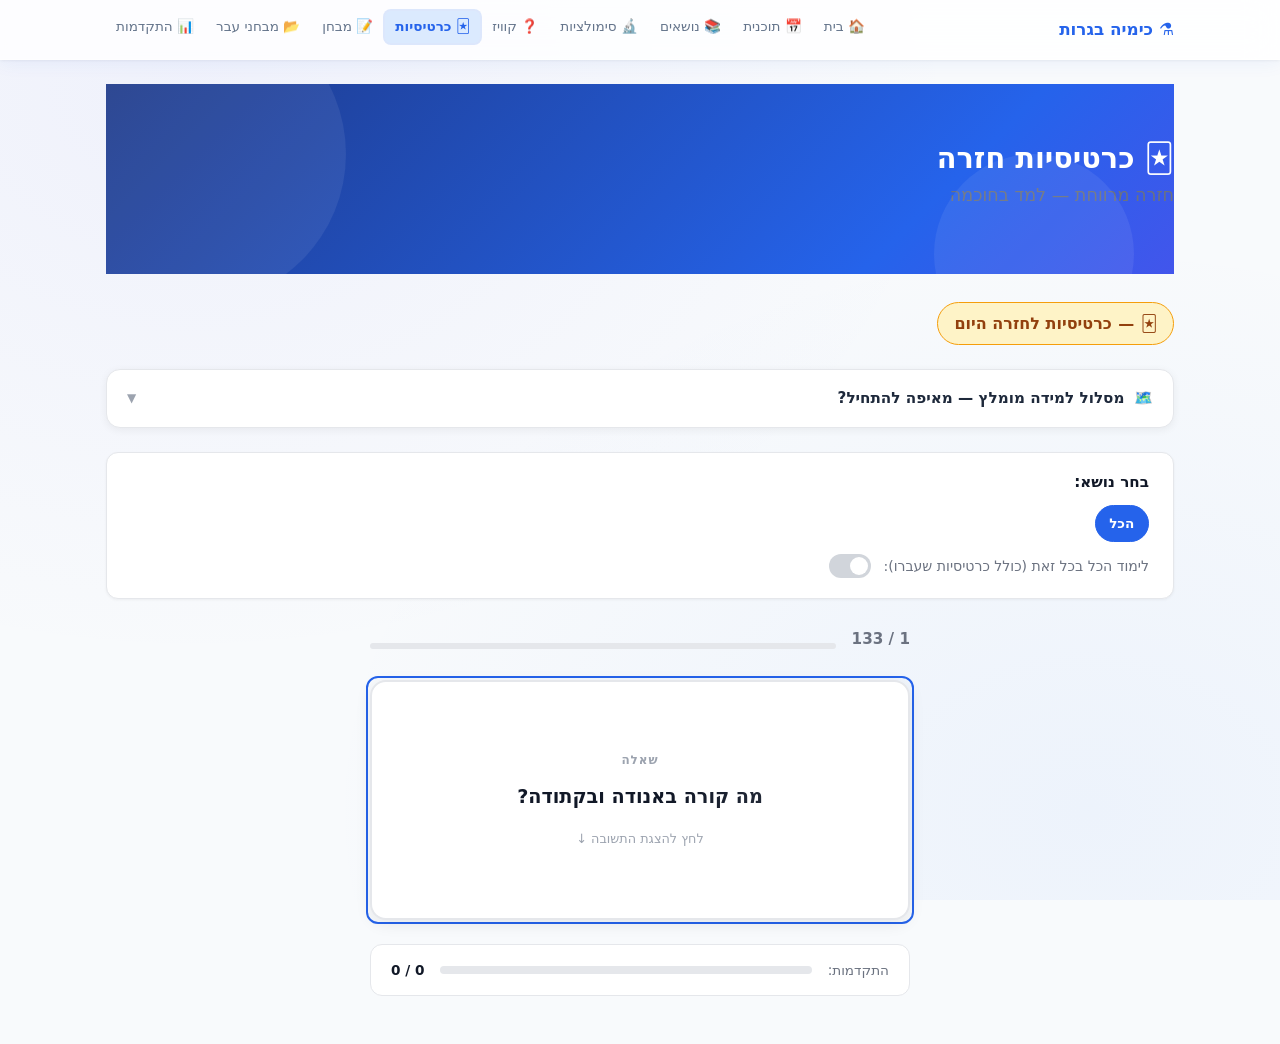
<file: flashcards.html>
<!DOCTYPE html>
<html lang="he" dir="rtl">
<head>
  <meta charset="UTF-8">
  <meta name="viewport" content="width=device-width, initial-scale=1.0">
  <title>כימיה בגרות — כרטיסיות</title>
  <link rel="stylesheet" href="css/base.css">
  <link rel="stylesheet" href="css/layout.css">
  <link rel="stylesheet" href="css/components.css">
  <link rel="stylesheet" href="css/animations.css">
  <link rel="stylesheet" href="css/flashcard.css">
  <style>
    .page-header {
      margin-bottom: 1.75rem;
    }
    .page-header h1 {
      font-size: 1.8rem;
      margin: 0 0 0.25rem;
    }
    .page-header p {
      color: var(--color-text-muted, #6b7280);
      margin: 0;
    }

    /* Due count badge */
    .due-header {
      display: flex;
      align-items: center;
      gap: 1rem;
      margin-bottom: 1.5rem;
      flex-wrap: wrap;
    }
    #due-count {
      display: inline-flex;
      align-items: center;
      gap: 0.4rem;
      background: #fef3c7;
      border: 1px solid #f59e0b;
      color: #92400e;
      padding: 0.45rem 1rem;
      border-radius: 999px;
      font-weight: 700;
      font-size: 1rem;
    }
    #due-count.no-cards {
      background: #d1fae5;
      border-color: #34d399;
      color: #065f46;
    }

    /* Topic selector */
    .fc-topic-selector {
      background: var(--color-surface, #fff);
      border: 1px solid var(--color-border, #e5e7eb);
      border-radius: 0.75rem;
      padding: 1.25rem 1.5rem;
      margin-bottom: 1.75rem;
      box-shadow: 0 1px 3px rgba(0,0,0,0.05);
    }
    .fc-topic-selector h3 {
      font-size: 0.95rem;
      margin: 0 0 0.75rem;
      color: var(--color-text, #111827);
    }
    .fc-topic-buttons {
      display: flex;
      flex-wrap: wrap;
      gap: 0.5rem;
      margin-bottom: 0.75rem;
    }
    .fc-topic-btn {
      padding: 0.4rem 0.85rem;
      border-radius: 999px;
      border: 1px solid var(--color-border, #e5e7eb);
      background: var(--color-surface, #fff);
      font-size: 0.85rem;
      cursor: pointer;
      font-family: inherit;
      transition: background 0.12s, color 0.12s, border-color 0.12s;
    }
    .fc-topic-btn:hover { background: #f3f4f6; }
    .fc-topic-btn.selected {
      background: #fef3c7;
      border-color: #f59e0b;
      color: #92400e;
      font-weight: 600;
    }
    .fc-topic-btn.all-btn.selected {
      background: var(--color-primary, #2563eb);
      border-color: var(--color-primary, #2563eb);
      color: #fff;
    }

    .fc-study-all-row {
      display: flex;
      align-items: center;
      gap: 0.75rem;
      flex-wrap: wrap;
    }
    .fc-study-all-label {
      font-size: 0.88rem;
      color: var(--color-text-muted, #6b7280);
    }
    .toggle-switch {
      position: relative;
      display: inline-block;
      width: 42px;
      height: 24px;
    }
    .toggle-switch input { opacity: 0; width: 0; height: 0; }
    .toggle-slider {
      position: absolute;
      inset: 0;
      background: #d1d5db;
      border-radius: 999px;
      cursor: pointer;
      transition: background 0.2s;
    }
    .toggle-slider:before {
      content: '';
      position: absolute;
      width: 18px;
      height: 18px;
      right: 3px;
      top: 3px;
      background: #fff;
      border-radius: 50%;
      transition: transform 0.2s;
    }
    .toggle-switch input:checked + .toggle-slider { background: var(--color-primary, #2563eb); }
    .toggle-switch input:checked + .toggle-slider:before { transform: translateX(-18px); }

    /* Flashcard area */
    #flashcard-area {
      margin-bottom: 1.5rem;
    }
    .flashcard-container {
      perspective: 1000px;
      max-width: 540px;
      margin: 0 auto;
    }
    .flashcard {
      position: relative;
      width: 100%;
      min-height: 240px;
      transition: transform 0.5s;
      transform-style: preserve-3d;
      cursor: pointer;
    }
    .flashcard.flipped {
      transform: rotateY(180deg);
    }
    .flashcard-front,
    .flashcard-back {
      position: absolute;
      inset: 0;
      backface-visibility: hidden;
      -webkit-backface-visibility: hidden;
      background: var(--color-surface, #fff);
      border: 2px solid var(--color-border, #e5e7eb);
      border-radius: 1rem;
      display: flex;
      flex-direction: column;
      align-items: center;
      justify-content: center;
      padding: 2rem 1.5rem;
      text-align: center;
      box-shadow: 0 4px 16px rgba(0,0,0,0.08);
      min-height: 240px;
    }
    .flashcard-back {
      transform: rotateY(180deg);
      background: #eff6ff;
      border-color: var(--color-primary, #2563eb);
    }
    .flashcard-front .card-label {
      font-size: 0.75rem;
      font-weight: 700;
      text-transform: uppercase;
      letter-spacing: 0.08em;
      color: var(--color-text-muted, #9ca3af);
      margin-bottom: 0.75rem;
    }
    .flashcard-back .card-label {
      font-size: 0.75rem;
      font-weight: 700;
      text-transform: uppercase;
      letter-spacing: 0.08em;
      color: var(--color-primary, #2563eb);
      margin-bottom: 0.75rem;
    }
    .flashcard-front .card-content {
      font-size: 1.2rem;
      font-weight: 700;
      color: var(--color-text, #111827);
      line-height: 1.5;
    }
    .flashcard-back .card-content {
      font-size: 1rem;
      color: var(--color-text, #111827);
      line-height: 1.7;
    }
    .flip-hint {
      margin-top: 1rem;
      font-size: 0.8rem;
      color: var(--color-text-muted, #9ca3af);
    }

    /* Answer buttons (shown after flip) */
    .fc-answer-buttons {
      display: none;
      justify-content: center;
      gap: 1rem;
      margin-top: 1.25rem;
      max-width: 540px;
      margin-right: auto;
      margin-left: auto;
    }
    .fc-answer-buttons.visible {
      display: flex;
    }
    .fc-answer-buttons button {
      flex: 1;
      padding: 0.65rem 1rem;
      border-radius: 0.5rem;
      border: none;
      font-size: 0.95rem;
      font-weight: 700;
      cursor: pointer;
      font-family: inherit;
      transition: opacity 0.15s;
    }
    .fc-answer-buttons button:hover { opacity: 0.85; }
    .btn-again { background: #fee2e2; color: #991b1b; }
    .btn-hard  { background: #fef3c7; color: #92400e; }
    .btn-good  { background: #d1fae5; color: #065f46; }
    .btn-easy  { background: #dbeafe; color: #1d4ed8; }

    /* Progress strip */
    #fc-progress {
      max-width: 540px;
      margin: 0 auto;
      background: var(--color-surface, #fff);
      border: 1px solid var(--color-border, #e5e7eb);
      border-radius: 0.75rem;
      padding: 0.85rem 1.25rem;
      display: flex;
      align-items: center;
      gap: 1rem;
      flex-wrap: wrap;
    }
    #fc-progress .fc-prog-label {
      font-size: 0.85rem;
      color: var(--color-text-muted, #6b7280);
    }
    #fc-progress .fc-prog-bar-wrap {
      flex: 1;
      background: #e5e7eb;
      border-radius: 999px;
      height: 8px;
      min-width: 80px;
      overflow: hidden;
    }
    #fc-progress .fc-prog-fill {
      height: 100%;
      background: var(--color-primary, #2563eb);
      border-radius: 999px;
      transition: width 0.3s;
    }
    #fc-progress .fc-prog-text {
      font-size: 0.85rem;
      font-weight: 600;
      color: var(--color-text, #111827);
      white-space: nowrap;
    }

    /* ── Enhanced card animations ───────────────────────── */
    .flashcard {
      animation: cardEntrance 0.4s cubic-bezier(0.34,1.56,0.64,1) both;
    }
    @keyframes cardEntrance {
      0%   { opacity:0; transform:scale(0.92) translateY(10px); }
      100% { opacity:1; transform:scale(1) translateY(0); }
    }
    .flashcard.flipped {
      transform: rotateY(180deg);
    }
    /* Shimmer on front face */
    .flashcard-front::after {
      content:'';
      position:absolute;
      inset:0;
      border-radius:1rem;
      background:linear-gradient(120deg,transparent 30%,rgba(255,255,255,0.18) 50%,transparent 70%);
      background-size:200% 100%;
      animation:shimmer 2.5s infinite;
      pointer-events:none;
    }
    @keyframes shimmer {
      0%   { background-position: 200% 0; }
      100% { background-position: -200% 0; }
    }
    /* Glow when flipped to reveal answer */
    .flashcard.flipped .flashcard-back {
      animation: answerReveal 0.3s ease 0.3s both;
    }
    @keyframes answerReveal {
      0%   { box-shadow: 0 0 0 rgba(37,99,235,0); }
      50%  { box-shadow: 0 0 30px rgba(37,99,235,0.35); }
      100% { box-shadow: 0 0 12px rgba(37,99,235,0.15); }
    }
    /* Exit animations for rating */
    .flashcard.exit--again { animation: exitSlideLeft 0.3s ease both; }
    .flashcard.exit--hard  { animation: exitFadeDown 0.3s ease both; }
    .flashcard.exit--easy  { animation: exitSlideRight 0.3s ease both; }
    @keyframes exitSlideLeft  { to { opacity:0; transform:rotateY(180deg) translateX(-60px); } }
    @keyframes exitSlideRight { to { opacity:0; transform:rotateY(180deg) translateX(60px); } }
    @keyframes exitFadeDown   { to { opacity:0; transform:rotateY(180deg) translateY(20px); } }

    /* ── Leitfaden / Guide ──────────────────────────────── */
    .fc-guide {
      background:var(--color-surface,#fff);
      border:1px solid var(--color-border,#e5e7eb);
      border-radius:0.875rem;
      margin-bottom:1.5rem;
      overflow:hidden;
      box-shadow:0 2px 8px rgba(0,0,0,0.06);
    }
    .fc-guide__toggle {
      list-style:none;
      display:flex;
      align-items:center;
      gap:0.6rem;
      padding:1rem 1.25rem;
      cursor:pointer;
      font-size:0.95rem;
      user-select:none;
    }
    .fc-guide__toggle::-webkit-details-marker { display:none; }
    .fc-guide__toggle:hover { background:#f9fafb; }
    .fc-guide__arrow { margin-right:auto; font-size:0.75rem; color:#9ca3af; transition:transform 0.2s; }
    details[open] .fc-guide__arrow { transform:rotate(180deg); }
    .fc-guide__body { padding:0 1.25rem 1.25rem; }
    .fc-guide__intro { font-size:0.85rem; color:#6b7280; margin:0 0 1rem; }
    .fc-guide__track { display:flex; flex-direction:column; gap:0.5rem; }
    .fc-guide__arrow-down { text-align:center; font-size:1.25rem; color:#d1d5db; line-height:1; }
    .fc-guide__step {
      border:1px solid #e5e7eb;
      border-radius:0.75rem;
      padding:0.875rem 1rem;
      display:flex;
      gap:0.875rem;
      align-items:flex-start;
      background:#fafafa;
    }
    .fc-guide__step--start { border-color:#86efac; background:#f0fdf4; }
    .fc-guide__step--hard  { border-color:#fca5a5; background:#fff7f7; }
    .fc-guide__step-num {
      width:28px; height:28px;
      border-radius:50%;
      background:var(--color-primary,#2563eb);
      color:#fff;
      font-weight:700;
      font-size:0.85rem;
      display:flex; align-items:center; justify-content:center;
      flex-shrink:0;
      margin-top:2px;
    }
    .fc-guide__step--start .fc-guide__step-num { background:#16a34a; }
    .fc-guide__step--hard  .fc-guide__step-num { background:#dc2626; }
    .fc-guide__step-content { flex:1; }
    .fc-guide__step-content strong { display:block; font-size:0.9rem; margin-bottom:0.5rem; }
    .fc-guide__chips { display:flex; flex-wrap:wrap; gap:0.4rem; margin-bottom:0.5rem; }
    .fc-guide__chip {
      padding:0.3rem 0.65rem;
      border-radius:999px;
      border:1px solid;
      font-size:0.78rem;
      font-family:inherit;
      cursor:pointer;
      font-weight:600;
      transition:transform 0.1s, box-shadow 0.1s;
    }
    .fc-guide__chip:hover { transform:translateY(-1px); box-shadow:0 2px 6px rgba(0,0,0,0.12); }
    .fc-guide__chip--easy { background:#d1fae5; border-color:#6ee7b7; color:#065f46; }
    .fc-guide__chip--med  { background:#fef3c7; border-color:#fcd34d; color:#78350f; }
    .fc-guide__chip--hard { background:#fee2e2; border-color:#fca5a5; color:#7f1d1d; }
    .fc-guide__tag {
      display:inline-block;
      font-size:0.7rem;
      font-weight:700;
      padding:2px 8px;
      border-radius:999px;
      letter-spacing:0.04em;
    }
    .fc-guide__tag--easy { background:#d1fae5; color:#065f46; }
    .fc-guide__tag--med  { background:#fef3c7; color:#78350f; }
    .fc-guide__tag--hard { background:#fee2e2; color:#7f1d1d; }

    /* Empty / done state */
    .fc-empty-state {
      text-align: center;
      padding: 3rem 1rem;
      color: var(--color-text-muted, #6b7280);
    }
    .fc-empty-state .empty-icon { font-size: 3rem; margin-bottom: 0.75rem; }
    .fc-empty-state h3 { font-size: 1.2rem; margin: 0 0 0.5rem; color: var(--color-text, #111827); }
  </style>
</head>
<body data-page="flashcards">

  <!-- Navigation -->
  <nav class="main-nav">
    <div class="nav-inner">
      <a class="nav-logo" href="index.html">⚗️ כימיה בגרות</a>
      <ul class="nav-links">
        <li><a href="index.html">🏠 בית</a></li>
        <li><a href="study-plan.html">📅 תוכנית</a></li>
        <li><a href="topics.html">📚 נושאים</a></li>
        <li><a href="simulations.html">🔬 סימולציות</a></li>
        <li><a href="quiz.html">❓ קוויז</a></li>
        <li><a href="flashcards.html" class="active">🃏 כרטיסיות</a></li>
        <li><a href="simulator.html">📝 מבחן</a></li>
        <li><a href="past-exams.html">📂 מבחני עבר</a></li>
        <li><a href="progress.html">📊 התקדמות</a></li>
      </ul>
      <button class="nav-burger" aria-label="תפריט" onclick="document.querySelector('.nav-links').classList.toggle('open')">☰</button>
    </div>
  </nav>

  <main class="page-container">

    <div class="page-header">
      <h1>🃏 כרטיסיות חזרה</h1>
      <p>חזרה מרווחת — למד בחוכמה</p>
    </div>

    <!-- Due count header -->
    <div class="due-header">
      <span id="due-count">🃏 <span id="due-count-num">—</span> כרטיסיות לחזרה היום</span>
    </div>

    <!-- Leitfaden / Learning Guide -->
    <details class="fc-guide" id="fc-guide">
      <summary class="fc-guide__toggle">
        🗺️ <strong>מסלול למידה מומלץ — מאיפה להתחיל?</strong>
        <span class="fc-guide__arrow">▼</span>
      </summary>
      <div class="fc-guide__body">
        <p class="fc-guide__intro">לחץ על נושא כדי להתחיל ישירות בכרטיסיות שלו. הסדר מומלץ לפי קושי ותלות:</p>
        <div class="fc-guide__track">
          <div class="fc-guide__step fc-guide__step--start">
            <div class="fc-guide__step-num">1</div>
            <div class="fc-guide__step-content">
              <strong>התחל כאן</strong>
              <div class="fc-guide__chips">
                <button class="fc-guide__chip fc-guide__chip--easy" onclick="selectGuideTopic('thermochemistry')">🔥 תרמוכימיה</button>
                <button class="fc-guide__chip fc-guide__chip--easy" onclick="selectGuideTopic('periodic-table')">📊 טבלה מחזורית</button>
                <button class="fc-guide__chip fc-guide__chip--easy" onclick="selectGuideTopic('gas-laws')">💨 חוקי גזים</button>
                <button class="fc-guide__chip fc-guide__chip--easy" onclick="selectGuideTopic('molecular-geometry')">🔷 גיאומטריה</button>
              </div>
              <span class="fc-guide__tag fc-guide__tag--easy">קל — בסיס</span>
            </div>
          </div>
          <div class="fc-guide__arrow-down">↓</div>
          <div class="fc-guide__step">
            <div class="fc-guide__step-num">2</div>
            <div class="fc-guide__step-content">
              <strong>שלב ביניים</strong>
              <div class="fc-guide__chips">
                <button class="fc-guide__chip fc-guide__chip--med" onclick="selectGuideTopic('thermodynamics')">⚡ תרמודינמיקה</button>
                <button class="fc-guide__chip fc-guide__chip--med" onclick="selectGuideTopic('intermolecular')">🔗 כוחות בין-מולקולריים</button>
                <button class="fc-guide__chip fc-guide__chip--med" onclick="selectGuideTopic('nuclear')">☢️ גרעינית</button>
                <button class="fc-guide__chip fc-guide__chip--med" onclick="selectGuideTopic('le-chatelier')">🔄 לה-שאטלייה</button>
                <button class="fc-guide__chip fc-guide__chip--med" onclick="selectGuideTopic('acids-bases')">🧪 חומצות ובסיסים</button>
                <button class="fc-guide__chip fc-guide__chip--med" onclick="selectGuideTopic('colligative-properties')">🧊 קוליגטיביות</button>
              </div>
              <span class="fc-guide__tag fc-guide__tag--med">בינוני</span>
            </div>
          </div>
          <div class="fc-guide__arrow-down">↓</div>
          <div class="fc-guide__step fc-guide__step--hard">
            <div class="fc-guide__step-num">3</div>
            <div class="fc-guide__step-content">
              <strong>חומר מתקדם — לפני הבגרות</strong>
              <div class="fc-guide__chips">
                <button class="fc-guide__chip fc-guide__chip--hard" onclick="selectGuideTopic('equilibrium')">⚖️ שיווי משקל</button>
                <button class="fc-guide__chip fc-guide__chip--hard" onclick="selectGuideTopic('kinetics')">⏱️ קינטיקה</button>
                <button class="fc-guide__chip fc-guide__chip--hard" onclick="selectGuideTopic('redox')">⚡ חמצון-חיזור</button>
                <button class="fc-guide__chip fc-guide__chip--hard" onclick="selectGuideTopic('electrochemistry')">🔋 אלקטרוכימיה</button>
                <button class="fc-guide__chip fc-guide__chip--hard" onclick="selectGuideTopic('ph-calculations')">📊 חישובי pH</button>
                <button class="fc-guide__chip fc-guide__chip--hard" onclick="selectGuideTopic('buffers')">🛡️ מאגרים</button>
                <button class="fc-guide__chip fc-guide__chip--hard" onclick="selectGuideTopic('solubility')">🌊 מסיסות</button>
                <button class="fc-guide__chip fc-guide__chip--hard" onclick="selectGuideTopic('stereoisomers')">🔀 סטריאואיזומריה</button>
                <button class="fc-guide__chip fc-guide__chip--hard" onclick="selectGuideTopic('spectroscopy')">🔬 ספקטרוסקופיה</button>
                <button class="fc-guide__chip fc-guide__chip--hard" onclick="selectGuideTopic('organic-reactions')">🔗 תגובות אורגניות</button>
                <button class="fc-guide__chip fc-guide__chip--hard" onclick="selectGuideTopic('biochemistry')">🧬 ביוכימיה</button>
              </div>
              <span class="fc-guide__tag fc-guide__tag--hard">קשה — לפני הבגרות</span>
            </div>
          </div>
        </div>
      </div>
    </details>

    <!-- Topic selector -->
    <div class="fc-topic-selector">
      <h3>בחר נושא:</h3>
      <div class="fc-topic-buttons" id="fc-topic-buttons">
        <button class="fc-topic-btn all-btn selected" data-topic="all">הכל</button>
        <!-- Filled by JS -->
      </div>
      <div class="fc-study-all-row">
        <span class="fc-study-all-label">לימוד הכל בכל זאת (כולל כרטיסיות שעברו):</span>
        <label class="toggle-switch" aria-label="לימוד הכל">
          <input type="checkbox" id="study-all-toggle">
          <span class="toggle-slider"></span>
        </label>
      </div>
    </div>

    <!-- Flashcard area -->
    <div id="flashcard-area">
      <div class="flashcard-container" id="flashcard-container">
        <div class="flashcard" id="flashcard" role="button" tabindex="0" aria-label="הפוך כרטיסייה">
          <div class="flashcard-front">
            <div class="card-label">שאלה</div>
            <div class="card-content" id="card-front-content">לחץ על כרטיסייה להפיכה</div>
            <div class="flip-hint">לחץ להפוך ←→</div>
          </div>
          <div class="flashcard-back">
            <div class="card-label">תשובה</div>
            <div class="card-content" id="card-back-content">—</div>
          </div>
        </div>
      </div>

      <!-- Answer rating buttons -->
      <div class="fc-answer-buttons" id="fc-answer-buttons">
        <button class="btn-again" data-rating="1">שוב 🔄</button>
        <button class="btn-hard"  data-rating="2">קשה 😓</button>
        <button class="btn-good"  data-rating="3">טוב 😊</button>
        <button class="btn-easy"  data-rating="4">קל 😎</button>
      </div>
    </div>

    <!-- Progress strip -->
    <div id="fc-progress">
      <span class="fc-prog-label">התקדמות:</span>
      <div class="fc-prog-bar-wrap">
        <div class="fc-prog-fill" id="fc-prog-fill" style="width:0%"></div>
      </div>
      <span class="fc-prog-text" id="fc-prog-text">0 / 0</span>
    </div>

  </main>

  <script src="js/utils.js"></script>
  <script src="js/storage.js"></script>
  <script src="js/flashcard.js"></script>
  <script src="js/app.js"></script>
  <script>
    (async function initFlashcards() {
      // Track selected topic
      let selectedTopic = null;

      // If FlashcardEngine exists, delegate to it
      if (typeof FlashcardEngine !== 'undefined' && FlashcardEngine.init) {
        // Wire topic buttons: update selectedTopic and re-init engine
        const topicBtnsContainer = document.getElementById('fc-topic-buttons');
        if (topicBtnsContainer) {
          topicBtnsContainer.addEventListener('click', e => {
            const btn = e.target.closest('.fc-topic-btn');
            if (!btn) return;
            topicBtnsContainer.querySelectorAll('.fc-topic-btn').forEach(b => b.classList.remove('selected'));
            btn.classList.add('selected');
            const topicId = btn.dataset.topic;
            selectedTopic = (topicId === 'all') ? null : topicId;
            FlashcardEngine.init(selectedTopic);
          });
        }
        // Expose guide selection helper for primary engine path
        window.selectGuideTopic = function(topicId) {
          selectedTopic = topicId;
          if (topicBtnsContainer) {
            topicBtnsContainer.querySelectorAll('.fc-topic-btn').forEach(b => {
              b.classList.toggle('selected', b.dataset.topic === topicId);
            });
          }
          FlashcardEngine.init(topicId);
          const area = document.getElementById('flashcard-area');
          if (area) area.scrollIntoView({ behavior:'smooth', block:'start' });
          const guide = document.getElementById('fc-guide');
          if (guide) guide.removeAttribute('open');
        };
        FlashcardEngine.init(selectedTopic || null);
        return;
      }

      // Fallback: minimal self-contained implementation
      let cards = [];
      let currentIndex = 0;
      let studyAll = false;
      selectedTopic = 'all';
      let reviewed = 0;
      let isFlipped = false;

      // Load flashcards
      try {
        const res = await fetch('data/flashcards.json');
        const data = await res.json();
        cards = Array.isArray(data) ? data : (data.cards || data.flashcards || []);
      } catch (e) {
        document.getElementById('flashcard-area').innerHTML =
          '<p style="color:#ef4444;padding:1rem">לא ניתן לטעון כרטיסיות.</p>';
        return;
      }

      // Load topics for filter buttons
      let topics = [];
      try {
        const res = await fetch('data/topics.json');
        const d = await res.json();
        topics = Array.isArray(d) ? d : (d.topics || []);
      } catch (e) { /* */ }

      const topicBtns = document.getElementById('fc-topic-buttons');
      if (topicBtns && topics.length) {
        topicBtns.innerHTML = `<button class="fc-topic-btn all-btn selected" data-topic="all">הכל</button>` +
          topics.map(t => `<button class="fc-topic-btn" data-topic="${t.id}">${t.title || t.name}</button>`).join('');
        topicBtns.addEventListener('click', e => {
          const btn = e.target.closest('.fc-topic-btn');
          if (!btn) return;
          topicBtns.querySelectorAll('.fc-topic-btn').forEach(b => b.classList.remove('selected'));
          btn.classList.add('selected');
          selectedTopic = btn.dataset.topic;
          currentIndex = 0;
          reviewed = 0;
          isFlipped = false;
          renderCard();
        });
      }

      // Study-all toggle
      const studyAllToggle = document.getElementById('study-all-toggle');
      if (studyAllToggle) {
        studyAllToggle.addEventListener('change', () => {
          studyAll = studyAllToggle.checked;
          currentIndex = 0;
          reviewed = 0;
          isFlipped = false;
          renderCard();
        });
      }

      function getFilteredCards() {
        return cards.filter(c => {
          if (selectedTopic !== 'all' && String(c.topic || c.topicId) !== String(selectedTopic)) return false;
          return true;
        });
      }

      function renderCard() {
        const filtered = getFilteredCards();
        const dueEl = document.getElementById('due-count-num');
        if (dueEl) dueEl.textContent = filtered.length;

        const card = filtered[currentIndex];
        const frontContent = document.getElementById('card-front-content');
        const backContent  = document.getElementById('card-back-content');
        const flashcardEl  = document.getElementById('flashcard');
        const answerBtns   = document.getElementById('fc-answer-buttons');

        if (!card) {
          // Done state
          const area = document.getElementById('flashcard-area');
          if (area) {
            area.innerHTML = `
              <div class="fc-empty-state">
                <div class="empty-icon">🎉</div>
                <h3>כל הכבוד! סיימת את כל הכרטיסיות</h3>
                <p>חזור מחר לסשן הבא</p>
              </div>
            `;
          }
          updateProgress(filtered.length, filtered.length);
          return;
        }

        if (frontContent) frontContent.textContent = card.front || card.question || card.term || '';
        if (backContent)  backContent.textContent  = card.back  || card.answer  || card.definition || '';
        if (flashcardEl)  flashcardEl.classList.remove('flipped');
        if (answerBtns)   answerBtns.classList.remove('visible');
        isFlipped = false;
        updateProgress(currentIndex, filtered.length);
      }

      function updateProgress(done, total) {
        const fill = document.getElementById('fc-prog-fill');
        const text = document.getElementById('fc-prog-text');
        const pct  = total > 0 ? Math.round((done / total) * 100) : 0;
        if (fill) fill.style.width = pct + '%';
        if (text) text.textContent = done + ' / ' + total;
      }

      // Flip card
      const flashcardEl = document.getElementById('flashcard');
      if (flashcardEl) {
        const doFlip = () => {
          if (isFlipped) return;
          flashcardEl.classList.add('flipped');
          isFlipped = true;
          const answerBtns = document.getElementById('fc-answer-buttons');
          if (answerBtns) answerBtns.classList.add('visible');
        };
        flashcardEl.addEventListener('click', doFlip);
        flashcardEl.addEventListener('keydown', e => { if (e.key === 'Enter' || e.key === ' ') doFlip(); });
      }

      // Answer buttons
      const answerBtnsEl = document.getElementById('fc-answer-buttons');
      if (answerBtnsEl) {
        answerBtnsEl.addEventListener('click', e => {
          const btn = e.target.closest('button[data-rating]');
          if (!btn || !isFlipped) return;
          const rating = parseInt(btn.dataset.rating, 10);
          // Save result via Storage if available
          const filtered = getFilteredCards();
          const card = filtered[currentIndex];
          if (card && typeof Storage !== 'undefined' && Storage.recordFlashcard) {
            Storage.recordFlashcard(card.id, rating);
          }
          reviewed++;
          currentIndex++;
          isFlipped = false;
          renderCard();
        });
      }

      // Expose topic selection for the guide buttons
      window.selectGuideTopic = function(topicId) {
        selectedTopic = topicId;
        currentIndex = 0;
        reviewed = 0;
        isFlipped = false;
        // Update topic button UI
        const topicBtnsEl = document.getElementById('fc-topic-buttons');
        if (topicBtnsEl) {
          topicBtnsEl.querySelectorAll('.fc-topic-btn').forEach(b => {
            b.classList.toggle('selected', b.dataset.topic === topicId);
          });
        }
        renderCard();
        // Scroll to card
        const area = document.getElementById('flashcard-area');
        if (area) area.scrollIntoView({ behavior:'smooth', block:'start' });
        // Close guide
        const guide = document.getElementById('fc-guide');
        if (guide) guide.removeAttribute('open');
      };

      // Initial render
      renderCard();
    })();
  </script>
</body>
</html>
</file>
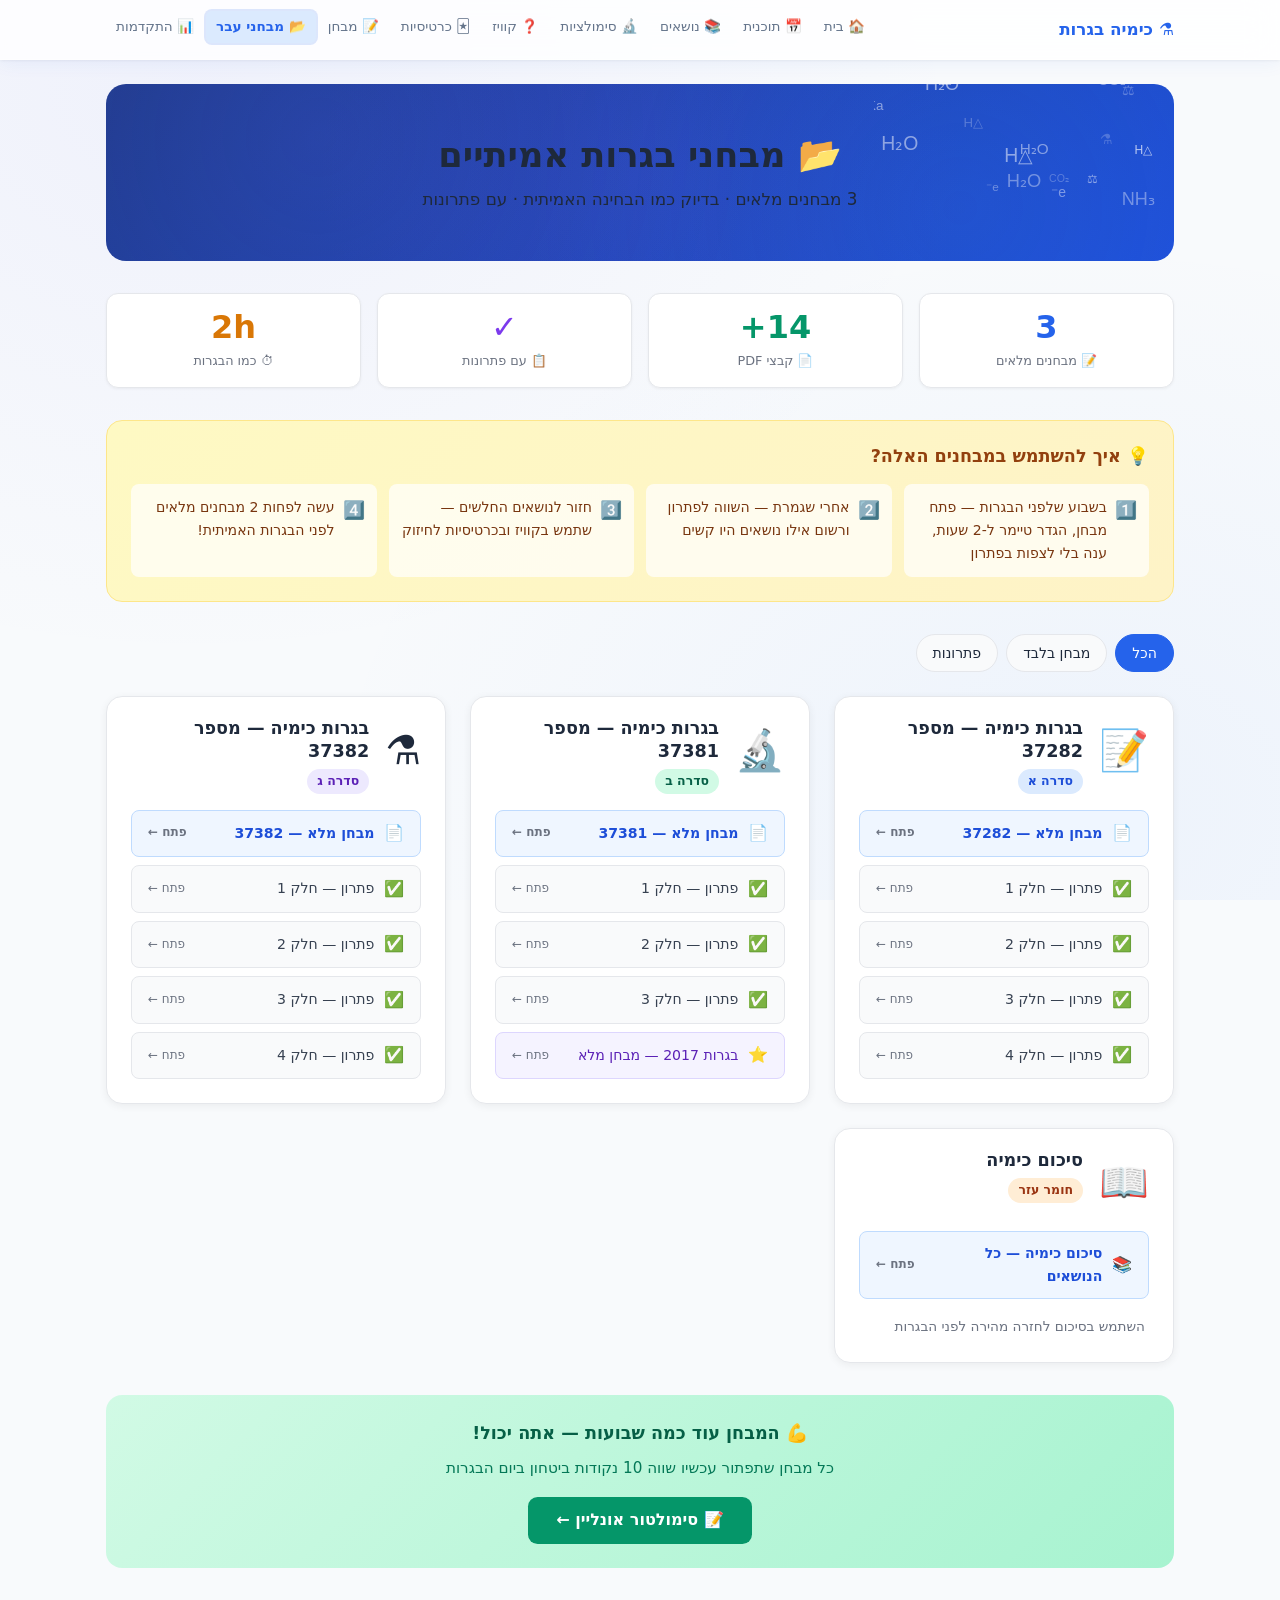
<file: past-exams.html>
<!DOCTYPE html>
<html lang="he" dir="rtl">
<head>
  <meta charset="UTF-8">
  <meta name="viewport" content="width=device-width, initial-scale=1.0">
  <title>כימיה בגרות — מבחנים אמיתיים</title>
  <link rel="stylesheet" href="css/base.css">
  <link rel="stylesheet" href="css/layout.css">
  <link rel="stylesheet" href="css/components.css">
  <link rel="stylesheet" href="css/animations.css">
  <style>
    .exams-hero {
      background: linear-gradient(135deg, #1e3a8a, #1d4ed8, #4338ca);
      background-size: 200% 200%;
      animation: gradientShift 8s ease infinite;
      color: #fff;
      padding: 3rem 2rem;
      border-radius: 1.25rem;
      margin-bottom: 2rem;
      text-align: center;
      position: relative;
      overflow: hidden;
    }
    .exams-hero h1 { font-size: 2.2rem; margin: 0 0 0.5rem; }
    .exams-hero p  { font-size: 1.05rem; opacity: 0.88; margin: 0; }
    .hero-particles { position: absolute; inset: 0; pointer-events: none; }

    .exam-grid {
      display: grid;
      grid-template-columns: repeat(auto-fill, minmax(300px, 1fr));
      gap: 1.5rem;
      margin-bottom: 2rem;
    }

    .exam-card {
      background: #fff;
      border-radius: 1rem;
      border: 1px solid #e5e7eb;
      overflow: hidden;
      box-shadow: 0 2px 8px rgba(0,0,0,0.06);
      transition: transform 0.25s cubic-bezier(0.34,1.56,0.64,1), box-shadow 0.25s ease;
    }
    .exam-card:hover {
      transform: translateY(-6px);
      box-shadow: 0 16px 40px rgba(0,0,0,0.13);
    }

    .exam-card-header {
      padding: 1.25rem 1.5rem 1rem;
      display: flex;
      align-items: flex-start;
      gap: 1rem;
    }
    .exam-icon {
      font-size: 2.5rem;
      flex-shrink: 0;
      animation: float 3s ease-in-out infinite;
    }
    .exam-card-title {
      flex: 1;
    }
    .exam-card-title h3 {
      font-size: 1.1rem;
      font-weight: 700;
      margin: 0 0 0.25rem;
      color: #1e293b;
    }
    .exam-year-badge {
      display: inline-block;
      padding: 2px 10px;
      border-radius: 20px;
      font-size: 0.78rem;
      font-weight: 600;
    }
    .badge-blue   { background: #dbeafe; color: #1d4ed8; }
    .badge-green  { background: #d1fae5; color: #065f46; }
    .badge-purple { background: #ede9fe; color: #5b21b6; }
    .badge-orange { background: #ffedd5; color: #9a3412; }

    .exam-files {
      padding: 0 1.5rem 1.5rem;
      display: flex;
      flex-direction: column;
      gap: 0.5rem;
    }

    .exam-file-btn {
      display: flex;
      align-items: center;
      gap: 0.6rem;
      padding: 0.6rem 1rem;
      border-radius: 0.5rem;
      border: 1px solid #e5e7eb;
      background: #f9fafb;
      color: #374151;
      font-size: 0.88rem;
      font-weight: 500;
      cursor: pointer;
      text-decoration: none;
      transition: all 0.15s ease;
      font-family: inherit;
      width: 100%;
      text-align: right;
    }
    .exam-file-btn:hover {
      background: #eff6ff;
      border-color: #93c5fd;
      color: #1d4ed8;
      transform: translateX(-3px);
    }
    .exam-file-btn .file-icon { font-size: 1rem; }
    .exam-file-btn .file-label { flex: 1; }
    .exam-file-btn .file-action { font-size: 0.75rem; color: #6b7280; }
    .exam-file-btn:hover .file-action { color: #1d4ed8; }

    .exam-file-btn.primary {
      background: #eff6ff;
      border-color: #bfdbfe;
      color: #1d4ed8;
      font-weight: 700;
    }
    .exam-file-btn.primary:hover {
      background: #dbeafe;
      border-color: #60a5fa;
    }

    /* PDF Viewer Modal */
    .pdf-modal-overlay {
      position: fixed;
      inset: 0;
      background: rgba(0,0,0,0.7);
      z-index: 1000;
      display: none;
      align-items: center;
      justify-content: center;
      animation: fadeIn 0.2s ease;
    }
    .pdf-modal-overlay.open { display: flex; }

    .pdf-modal {
      background: #fff;
      border-radius: 1rem;
      width: 90vw;
      max-width: 900px;
      height: 88vh;
      display: flex;
      flex-direction: column;
      overflow: hidden;
      animation: scaleIn 0.25s cubic-bezier(0.34,1.56,0.64,1);
    }
    .pdf-modal-header {
      padding: 1rem 1.5rem;
      border-bottom: 1px solid #e5e7eb;
      display: flex;
      align-items: center;
      justify-content: space-between;
      gap: 1rem;
      flex-shrink: 0;
    }
    .pdf-modal-title {
      font-size: 1rem;
      font-weight: 700;
      color: #1e293b;
    }
    .pdf-modal-actions {
      display: flex;
      gap: 0.5rem;
      align-items: center;
    }
    .pdf-modal-btn {
      padding: 0.4rem 0.85rem;
      border-radius: 0.5rem;
      border: 1px solid #e5e7eb;
      background: #f9fafb;
      font-size: 0.85rem;
      cursor: pointer;
      font-family: inherit;
      text-decoration: none;
      color: #374151;
      display: inline-flex;
      align-items: center;
      gap: 0.35rem;
      transition: all 0.15s;
    }
    .pdf-modal-btn:hover { background: #eff6ff; border-color: #93c5fd; color: #1d4ed8; }
    .pdf-modal-close {
      padding: 0.4rem 0.7rem;
      border-radius: 0.5rem;
      border: none;
      background: #fee2e2;
      color: #dc2626;
      font-size: 1rem;
      cursor: pointer;
      line-height: 1;
    }
    .pdf-modal-close:hover { background: #fecaca; }

    .pdf-embed-wrap {
      flex: 1;
      overflow: hidden;
    }
    .pdf-embed-wrap iframe,
    .pdf-embed-wrap embed {
      width: 100%;
      height: 100%;
      border: none;
    }
    .pdf-fallback {
      padding: 3rem;
      text-align: center;
      color: #6b7280;
    }
    .pdf-fallback a {
      color: #2563eb;
      font-weight: 700;
    }

    /* Tips section */
    .tips-section {
      background: linear-gradient(135deg, #fef9c3, #fef3c7);
      border: 1px solid #fde68a;
      border-radius: 1rem;
      padding: 1.5rem;
      margin-bottom: 2rem;
    }
    .tips-section h2 { font-size: 1.1rem; margin: 0 0 1rem; color: #92400e; }
    .tips-grid {
      display: grid;
      grid-template-columns: repeat(auto-fit, minmax(200px, 1fr));
      gap: 0.75rem;
    }
    .tip-item {
      background: rgba(255,255,255,0.7);
      border-radius: 0.5rem;
      padding: 0.75rem;
      font-size: 0.88rem;
      color: #78350f;
      display: flex;
      gap: 0.5rem;
      align-items: flex-start;
      animation: fadeInUp 0.5s ease both;
    }
    .tip-icon { font-size: 1.1rem; flex-shrink: 0; }

    /* Stats row */
    .exam-stats {
      display: grid;
      grid-template-columns: repeat(4, 1fr);
      gap: 1rem;
      margin-bottom: 2rem;
    }
    @media (max-width: 600px) {
      .exam-stats { grid-template-columns: repeat(2, 1fr); }
      .exam-grid  { grid-template-columns: 1fr; }
    }
    .exam-stat-box {
      background: #fff;
      border: 1px solid #e5e7eb;
      border-radius: 0.75rem;
      padding: 1rem;
      text-align: center;
      box-shadow: 0 1px 3px rgba(0,0,0,0.05);
      animation: fadeInUp 0.5s ease both;
    }
    .exam-stat-box .sv {
      font-size: 2rem;
      font-weight: 800;
      display: block;
      line-height: 1.1;
    }
    .exam-stat-box .sl {
      font-size: 0.8rem;
      color: #6b7280;
      margin-top: 0.25rem;
    }

    /* Filter tabs */
    .filter-tabs {
      display: flex;
      gap: 0.5rem;
      margin-bottom: 1.5rem;
      flex-wrap: wrap;
    }
    .filter-tab {
      padding: 0.4rem 1rem;
      border-radius: 20px;
      border: 1px solid #e5e7eb;
      background: #f9fafb;
      font-size: 0.88rem;
      cursor: pointer;
      font-family: inherit;
      transition: all 0.15s;
    }
    .filter-tab:hover { background: #eff6ff; border-color: #93c5fd; color: #1d4ed8; }
    .filter-tab.active { background: #2563eb; border-color: #2563eb; color: #fff; }

    /* Progress ring */
    .progress-ring { animation: scaleIn 0.6s ease both; }
  </style>
</head>
<body data-page="past-exams">

  <!-- Navigation -->
  <nav class="main-nav">
    <div class="nav-inner">
      <a class="nav-logo" href="index.html">⚗️ כימיה בגרות</a>
      <ul class="nav-links">
        <li><a href="index.html">🏠 בית</a></li>
        <li><a href="study-plan.html">📅 תוכנית</a></li>
        <li><a href="topics.html">📚 נושאים</a></li>
        <li><a href="simulations.html">🔬 סימולציות</a></li>
        <li><a href="quiz.html">❓ קוויז</a></li>
        <li><a href="flashcards.html">🃏 כרטיסיות</a></li>
        <li><a href="simulator.html">📝 מבחן</a></li>
        <li><a href="past-exams.html" class="active">📂 מבחני עבר</a></li>
        <li><a href="progress.html">📊 התקדמות</a></li>
      </ul>
      <button class="nav-burger" aria-label="תפריט" onclick="document.querySelector('.nav-links').classList.toggle('open')">☰</button>
    </div>
  </nav>

  <main class="page-container">

    <!-- Hero -->
    <div class="exams-hero particle-bg">
      <canvas class="hero-particles" id="hero-canvas"></canvas>
      <div style="position:relative; z-index:1;">
        <h1 class="anim-fade-up">📂 מבחני בגרות אמיתיים</h1>
        <p class="anim-fade-up" style="animation-delay:0.1s">3 מבחנים מלאים · בדיוק כמו הבחינה האמיתית · עם פתרונות</p>
      </div>
    </div>

    <!-- Stats -->
    <div class="exam-stats stagger">
      <div class="exam-stat-box">
        <span class="sv" style="color:#2563eb">3</span>
        <div class="sl">📝 מבחנים מלאים</div>
      </div>
      <div class="exam-stat-box">
        <span class="sv" style="color:#059669">14+</span>
        <div class="sl">📄 קבצי PDF</div>
      </div>
      <div class="exam-stat-box">
        <span class="sv" style="color:#7c3aed">✓</span>
        <div class="sl">📋 עם פתרונות</div>
      </div>
      <div class="exam-stat-box">
        <span class="sv" style="color:#d97706">2h</span>
        <div class="sl">⏱ כמו הבגרות</div>
      </div>
    </div>

    <!-- Tips -->
    <div class="tips-section">
      <h2>💡 איך להשתמש במבחנים האלה?</h2>
      <div class="tips-grid">
        <div class="tip-item" style="animation-delay:0s">
          <span class="tip-icon">1️⃣</span>
          <span>בשבוע שלפני הבגרות — פתח מבחן, הגדר טיימר ל-2 שעות, ענה בלי לצפות בפתרון</span>
        </div>
        <div class="tip-item" style="animation-delay:0.1s">
          <span class="tip-icon">2️⃣</span>
          <span>אחרי שגמרת — השווה לפתרון ורשום אילו נושאים היו קשים</span>
        </div>
        <div class="tip-item" style="animation-delay:0.2s">
          <span class="tip-icon">3️⃣</span>
          <span>חזור לנושאים החלשים — שתמש בקוויז ובכרטיסיות לחיזוק</span>
        </div>
        <div class="tip-item" style="animation-delay:0.3s">
          <span class="tip-icon">4️⃣</span>
          <span>עשה לפחות 2 מבחנים מלאים לפני הבגרות האמיתית!</span>
        </div>
      </div>
    </div>

    <!-- Filter -->
    <div class="filter-tabs">
      <button class="filter-tab active" onclick="filterExams('all', this)">הכל</button>
      <button class="filter-tab" onclick="filterExams('exam', this)">מבחן בלבד</button>
      <button class="filter-tab" onclick="filterExams('answers', this)">פתרונות</button>
    </div>

    <!-- Exam Grid -->
    <div class="exam-grid" id="exam-grid">

      <!-- 37282 -->
      <div class="exam-card anim-fade-up" data-type="all" style="animation-delay:0s">
        <div class="exam-card-header">
          <div class="exam-icon">📝</div>
          <div class="exam-card-title">
            <h3>בגרות כימיה — מספר 37282</h3>
            <span class="exam-year-badge badge-blue">סדרה א</span>
          </div>
        </div>
        <div class="exam-files">
          <a class="exam-file-btn primary" onclick="openPDF('data/exams/bagrut-37282.pdf', 'מבחן 37282')" href="#">
            <span class="file-icon">📄</span>
            <span class="file-label">מבחן מלא — 37282</span>
            <span class="file-action">פתח ←</span>
          </a>
          <a class="exam-file-btn" onclick="openPDF('data/exams/bagrut-37282-answers1.pdf', 'פתרון 37282 — חלק א')" href="#">
            <span class="file-icon">✅</span>
            <span class="file-label">פתרון — חלק 1</span>
            <span class="file-action">פתח ←</span>
          </a>
          <a class="exam-file-btn" onclick="openPDF('data/exams/bagrut-37282-answers2.pdf', 'פתרון 37282 — חלק ב')" href="#">
            <span class="file-icon">✅</span>
            <span class="file-label">פתרון — חלק 2</span>
            <span class="file-action">פתח ←</span>
          </a>
          <a class="exam-file-btn" onclick="openPDF('data/exams/bagrut-37282-answers3.pdf', 'פתרון 37282 — חלק ג')" href="#">
            <span class="file-icon">✅</span>
            <span class="file-label">פתרון — חלק 3</span>
            <span class="file-action">פתח ←</span>
          </a>
          <a class="exam-file-btn" onclick="openPDF('data/exams/bagrut-37282-answers4.pdf', 'פתרון 37282 — חלק ד')" href="#">
            <span class="file-icon">✅</span>
            <span class="file-label">פתרון — חלק 4</span>
            <span class="file-action">פתח ←</span>
          </a>
        </div>
      </div>

      <!-- 37381 -->
      <div class="exam-card anim-fade-up" data-type="all" style="animation-delay:0.1s">
        <div class="exam-card-header">
          <div class="exam-icon">🔬</div>
          <div class="exam-card-title">
            <h3>בגרות כימיה — מספר 37381</h3>
            <span class="exam-year-badge badge-green">סדרה ב</span>
          </div>
        </div>
        <div class="exam-files">
          <a class="exam-file-btn primary" onclick="openPDF('data/exams/bagrut-37381.pdf', 'מבחן 37381')" href="#">
            <span class="file-icon">📄</span>
            <span class="file-label">מבחן מלא — 37381</span>
            <span class="file-action">פתח ←</span>
          </a>
          <a class="exam-file-btn" onclick="openPDF('data/exams/bagrut-37381-answers1.pdf', 'פתרון 37381 — חלק א')" href="#">
            <span class="file-icon">✅</span>
            <span class="file-label">פתרון — חלק 1</span>
            <span class="file-action">פתח ←</span>
          </a>
          <a class="exam-file-btn" onclick="openPDF('data/exams/bagrut-37381-answers2.pdf', 'פתרון 37381 — חלק ב')" href="#">
            <span class="file-icon">✅</span>
            <span class="file-label">פתרון — חלק 2</span>
            <span class="file-action">פתח ←</span>
          </a>
          <a class="exam-file-btn" onclick="openPDF('data/exams/bagrut-37381-answers3.pdf', 'פתרון 37381 — חלק ג')" href="#">
            <span class="file-icon">✅</span>
            <span class="file-label">פתרון — חלק 3</span>
            <span class="file-action">פתח ←</span>
          </a>
          <a class="exam-file-btn" style="border-color:#ddd6fe; background:#f5f3ff; color:#5b21b6"
             onclick="openPDF('data/exams/bagrut-2017-37381.pdf', 'בגרות 2017 — 37381')" href="#">
            <span class="file-icon">⭐</span>
            <span class="file-label">בגרות 2017 — מבחן מלא</span>
            <span class="file-action">פתח ←</span>
          </a>
        </div>
      </div>

      <!-- 37382 -->
      <div class="exam-card anim-fade-up" data-type="all" style="animation-delay:0.2s">
        <div class="exam-card-header">
          <div class="exam-icon">⚗️</div>
          <div class="exam-card-title">
            <h3>בגרות כימיה — מספר 37382</h3>
            <span class="exam-year-badge badge-purple">סדרה ג</span>
          </div>
        </div>
        <div class="exam-files">
          <a class="exam-file-btn primary" onclick="openPDF('data/exams/bagrut-37382.pdf', 'מבחן 37382')" href="#">
            <span class="file-icon">📄</span>
            <span class="file-label">מבחן מלא — 37382</span>
            <span class="file-action">פתח ←</span>
          </a>
          <a class="exam-file-btn" onclick="openPDF('data/exams/bagrut-37382-answers1.pdf', 'פתרון 37382 — חלק א')" href="#">
            <span class="file-icon">✅</span>
            <span class="file-label">פתרון — חלק 1</span>
            <span class="file-action">פתח ←</span>
          </a>
          <a class="exam-file-btn" onclick="openPDF('data/exams/bagrut-37382-answers2.pdf', 'פתרון 37382 — חלק ב')" href="#">
            <span class="file-icon">✅</span>
            <span class="file-label">פתרון — חלק 2</span>
            <span class="file-action">פתח ←</span>
          </a>
          <a class="exam-file-btn" onclick="openPDF('data/exams/bagrut-37382-answers3.pdf', 'פתרון 37382 — חלק ג')" href="#">
            <span class="file-icon">✅</span>
            <span class="file-label">פתרון — חלק 3</span>
            <span class="file-action">פתח ←</span>
          </a>
          <a class="exam-file-btn" onclick="openPDF('data/exams/bagrut-37382-answers4.pdf', 'פתרון 37382 — חלק ד')" href="#">
            <span class="file-icon">✅</span>
            <span class="file-label">פתרון — חלק 4</span>
            <span class="file-action">פתח ←</span>
          </a>
        </div>
      </div>

      <!-- Summary -->
      <div class="exam-card anim-fade-up" data-type="all" style="animation-delay:0.3s">
        <div class="exam-card-header">
          <div class="exam-icon">📖</div>
          <div class="exam-card-title">
            <h3>סיכום כימיה</h3>
            <span class="exam-year-badge badge-orange">חומר עזר</span>
          </div>
        </div>
        <div class="exam-files">
          <a class="exam-file-btn primary" onclick="openPDF('data/exams/chimia-summary.pdf', 'סיכום כימיה')" href="#">
            <span class="file-icon">📚</span>
            <span class="file-label">סיכום כימיה — כל הנושאים</span>
            <span class="file-action">פתח ←</span>
          </a>
          <p style="font-size:0.85rem; color:#6b7280; margin: 0.5rem 0 0; padding: 0 0.25rem;">
            השתמש בסיכום לחזרה מהירה לפני הבגרות
          </p>
        </div>
      </div>

    </div>

    <!-- Motivational Banner -->
    <div style="background: linear-gradient(135deg, #d1fae5, #a7f3d0); border-radius: 1rem; padding: 1.5rem; text-align: center; animation: fadeInUp 0.6s ease 0.4s both;">
      <p style="font-size: 1.1rem; font-weight: 700; color: #065f46; margin: 0 0 0.5rem;">
        💪 המבחן עוד כמה שבועות — אתה יכול!
      </p>
      <p style="color: #047857; margin: 0 0 1rem; font-size: 0.95rem;">
        כל מבחן שתפתור עכשיו שווה 10 נקודות ביטחון ביום הבגרות
      </p>
      <a href="simulator.html" style="
        display: inline-block;
        padding: 0.65rem 1.75rem;
        background: #059669;
        color: #fff;
        border-radius: 0.6rem;
        font-weight: 700;
        text-decoration: none;
        transition: all 0.2s;
      " onmouseover="this.style.transform='translateY(-2px)'" onmouseout="this.style.transform='translateY(0)'">
        📝 סימולטור אונליין ←
      </a>
    </div>

  </main>

  <!-- PDF Modal -->
  <div class="pdf-modal-overlay" id="pdf-modal" onclick="closePDF(event)">
    <div class="pdf-modal">
      <div class="pdf-modal-header">
        <span class="pdf-modal-title" id="pdf-modal-title">—</span>
        <div class="pdf-modal-actions">
          <a class="pdf-modal-btn" id="pdf-download-btn" href="#" download>
            ⬇️ הורד
          </a>
          <button class="pdf-modal-close" onclick="closePDFModal()">✕</button>
        </div>
      </div>
      <div class="pdf-embed-wrap" id="pdf-embed-wrap">
        <div class="pdf-fallback">
          <div class="spinner" style="margin: 0 auto 1rem;"></div>
          <p>טוען...</p>
        </div>
      </div>
    </div>
  </div>

  <script src="js/utils.js"></script>
  <script src="js/storage.js"></script>
  <script src="js/app.js"></script>
  <script>
    // ─── Particle Background ─────────────────────────────────────
    (function initParticles() {
      const canvas = document.getElementById('hero-canvas');
      if (!canvas) return;
      const ctx = canvas.getContext('2d');
      const particles = [];

      function resize() {
        canvas.width  = canvas.offsetWidth;
        canvas.height = canvas.offsetHeight;
      }
      window.addEventListener('resize', resize);
      resize();

      const symbols = ['⚗', 'H₂O', 'CO₂', 'NaCl', 'pH', 'Ka', '△H', '⚖', 'e⁻', 'NH₃'];
      for (let i = 0; i < 18; i++) {
        particles.push({
          x: Math.random() * canvas.width,
          y: Math.random() * canvas.height,
          vx: (Math.random() - 0.5) * 0.4,
          vy: -Math.random() * 0.5 - 0.2,
          alpha: Math.random() * 0.5 + 0.2,
          size: Math.random() * 10 + 10,
          symbol: symbols[Math.floor(Math.random() * symbols.length)]
        });
      }

      function draw() {
        ctx.clearRect(0, 0, canvas.width, canvas.height);
        particles.forEach(p => {
          ctx.globalAlpha = p.alpha;
          ctx.fillStyle = '#fff';
          ctx.font = `${p.size}px sans-serif`;
          ctx.fillText(p.symbol, p.x, p.y);
          p.x += p.vx;
          p.y += p.vy;
          if (p.y < -30) { p.y = canvas.height + 10; p.x = Math.random() * canvas.width; }
          if (p.x < -30) p.x = canvas.width;
          if (p.x > canvas.width + 30) p.x = 0;
        });
        ctx.globalAlpha = 1;
        requestAnimationFrame(draw);
      }
      draw();
    })();

    // ─── PDF Viewer ───────────────────────────────────────────────
    function openPDF(path, title) {
      event.preventDefault();
      const modal = document.getElementById('pdf-modal');
      const titleEl = document.getElementById('pdf-modal-title');
      const embedWrap = document.getElementById('pdf-embed-wrap');
      const downloadBtn = document.getElementById('pdf-download-btn');

      titleEl.textContent = title;
      downloadBtn.href = path;
      downloadBtn.download = path.split('/').pop();

      embedWrap.innerHTML = `
        <iframe
          src="${path}#toolbar=1&navpanes=0&scrollbar=1&view=FitH"
          title="${title}"
          loading="lazy">
        </iframe>
      `;
      modal.classList.add('open');
      document.body.style.overflow = 'hidden';
    }

    function closePDFModal() {
      const modal = document.getElementById('pdf-modal');
      modal.classList.remove('open');
      document.body.style.overflow = '';
      document.getElementById('pdf-embed-wrap').innerHTML = '';
    }

    function closePDF(e) {
      if (e.target === document.getElementById('pdf-modal')) closePDFModal();
    }

    document.addEventListener('keydown', e => {
      if (e.key === 'Escape') closePDFModal();
    });

    // ─── Filter ───────────────────────────────────────────────────
    function filterExams(type, btn) {
      document.querySelectorAll('.filter-tab').forEach(t => t.classList.remove('active'));
      btn.classList.add('active');
      // All cards are type "all" so filter is cosmetic for now
      document.querySelectorAll('.exam-card').forEach(card => {
        card.style.display = '';
      });
    }
  </script>
</body>
</html>
</file>
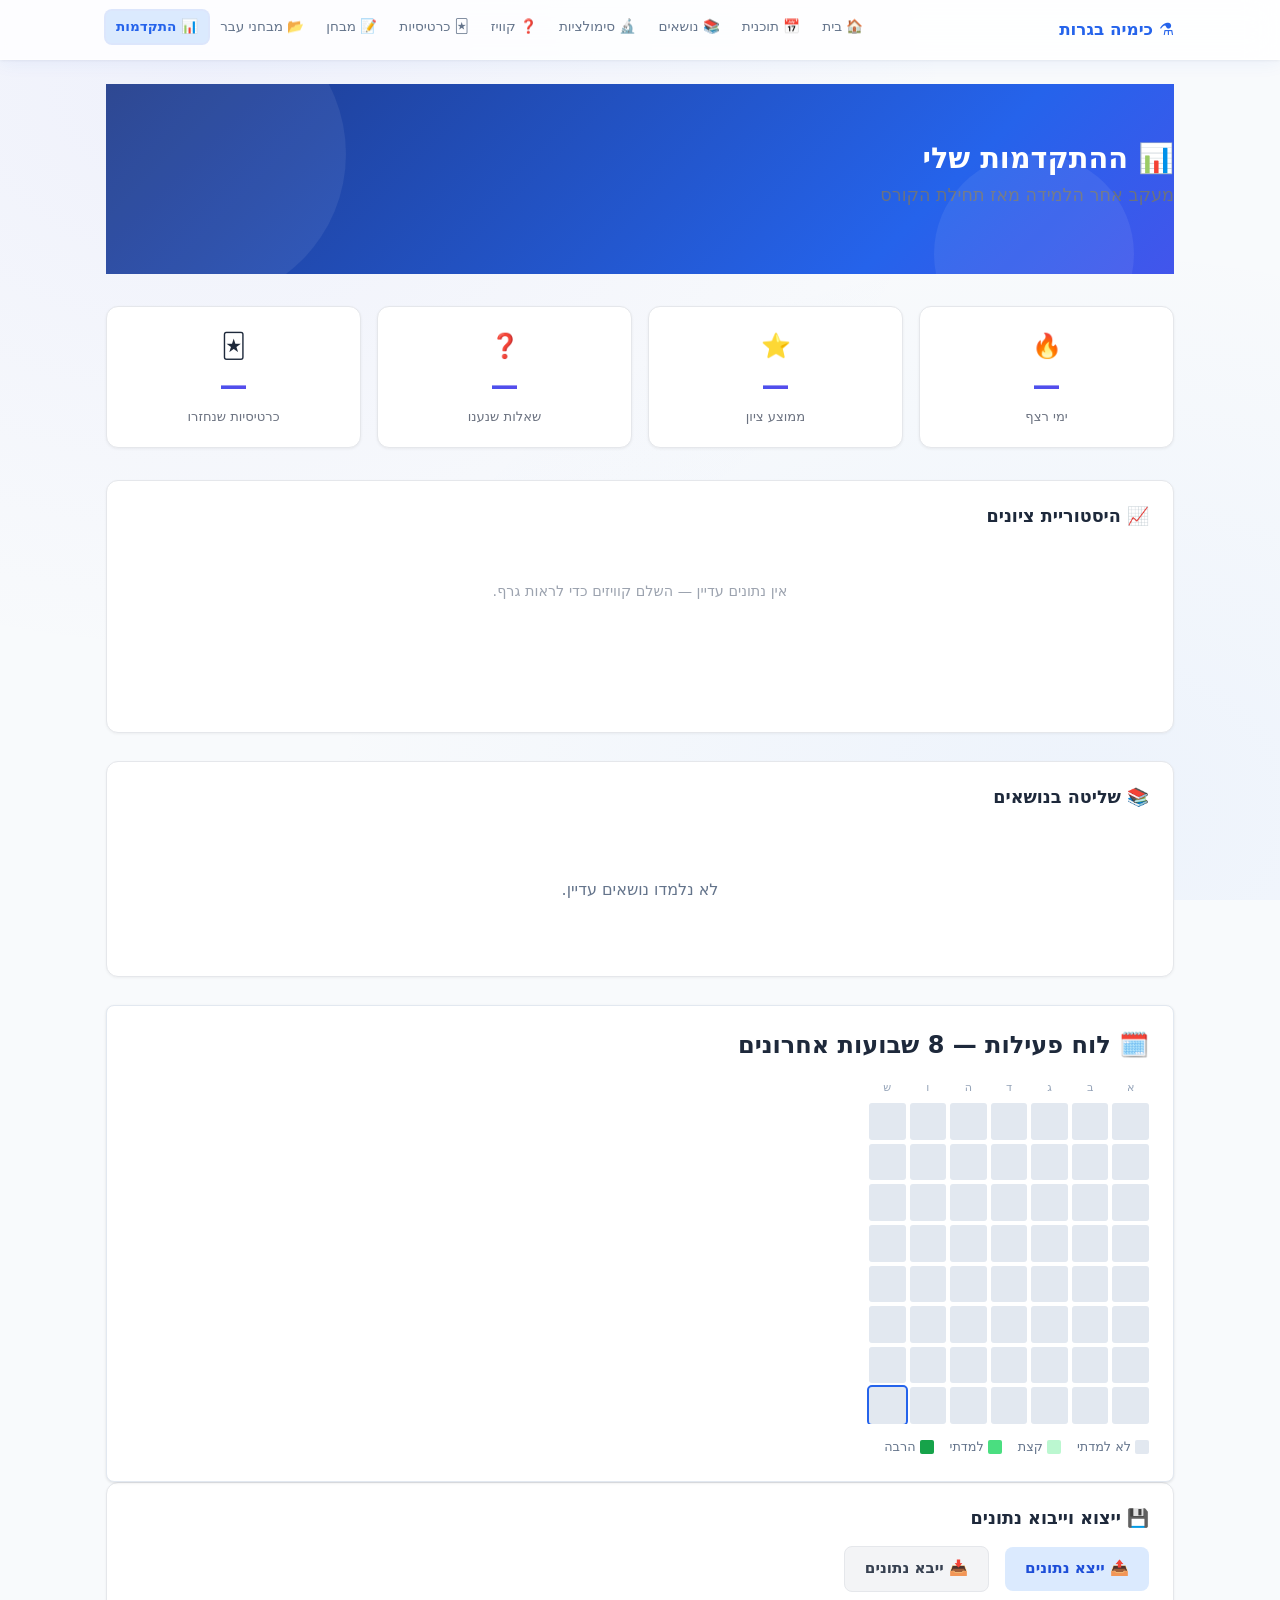
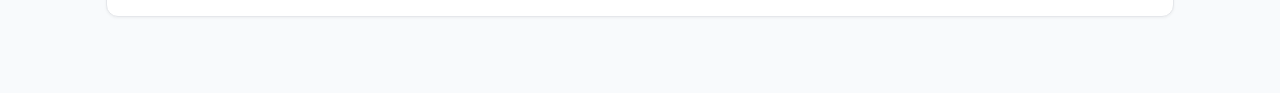
<file: progress.html>
<!DOCTYPE html>
<html lang="he" dir="rtl">
<head>
  <meta charset="UTF-8">
  <meta name="viewport" content="width=device-width, initial-scale=1.0">
  <title>כימיה בגרות — התקדמות</title>
  <link rel="stylesheet" href="css/base.css">
  <link rel="stylesheet" href="css/layout.css">
  <link rel="stylesheet" href="css/components.css">
  <link rel="stylesheet" href="css/animations.css">
  <style>
    .page-header {
      margin-bottom: 2rem;
    }
    .page-header h1 {
      font-size: 1.8rem;
      margin: 0 0 0.25rem;
    }
    .page-header p {
      color: var(--color-text-muted, #6b7280);
      margin: 0;
    }

    /* Stats row */
    .progress-stats-row {
      display: grid;
      grid-template-columns: repeat(4, 1fr);
      gap: 1rem;
      margin-bottom: 2rem;
    }
    @media (max-width: 768px) {
      .progress-stats-row { grid-template-columns: repeat(2, 1fr); }
    }
    @media (max-width: 400px) {
      .progress-stats-row { grid-template-columns: 1fr 1fr; }
    }

    .prog-stat-box {
      background: var(--color-surface, #fff);
      border: 1px solid var(--color-border, #e5e7eb);
      border-radius: 0.75rem;
      padding: 1.25rem 1rem;
      text-align: center;
      box-shadow: 0 1px 3px rgba(0,0,0,0.06);
    }
    .prog-stat-box .stat-icon { font-size: 1.5rem; display: block; margin-bottom: 0.3rem; }
    .prog-stat-box .stat-value {
      font-size: 1.75rem;
      font-weight: 700;
      color: var(--color-primary, #2563eb);
      display: block;
    }
    .prog-stat-box .stat-label {
      font-size: 0.82rem;
      color: var(--color-text-muted, #6b7280);
      margin-top: 0.2rem;
    }

    /* Chart sections */
    .chart-section {
      background: var(--color-surface, #fff);
      border: 1px solid var(--color-border, #e5e7eb);
      border-radius: 0.75rem;
      padding: 1.5rem;
      margin-bottom: 1.75rem;
      box-shadow: 0 1px 3px rgba(0,0,0,0.05);
    }
    .chart-section h2 {
      font-size: 1.1rem;
      margin: 0 0 1.25rem;
      display: flex;
      align-items: center;
      gap: 0.5rem;
    }

    /* Score history chart */
    #score-history-chart {
      width: 100%;
      height: 160px;
      overflow: hidden;
    }
    #score-history-chart svg {
      width: 100%;
      height: 100%;
    }
    .no-data-msg {
      color: var(--color-text-muted, #9ca3af);
      font-size: 0.9rem;
      padding: 2rem;
      text-align: center;
    }

    /* Topic mastery bars */
    #topic-mastery-chart .mastery-item {
      display: flex;
      align-items: center;
      gap: 0.75rem;
      margin-bottom: 0.8rem;
    }
    #topic-mastery-chart .mastery-name {
      min-width: 150px;
      font-size: 0.88rem;
      color: var(--color-text, #374151);
    }
    #topic-mastery-chart .mastery-bar-wrap {
      flex: 1;
      background: #e5e7eb;
      border-radius: 999px;
      height: 10px;
      overflow: hidden;
    }
    #topic-mastery-chart .mastery-fill {
      height: 100%;
      border-radius: 999px;
      transition: width 0.5s ease;
    }
    .fill-low    { background: #ef4444; }
    .fill-medium { background: #f59e0b; }
    .fill-high   { background: #10b981; }
    #topic-mastery-chart .mastery-pct {
      font-size: 0.8rem;
      font-weight: 600;
      color: var(--color-text-muted, #6b7280);
      min-width: 36px;
      text-align: left;
    }

    /* Streak calendar */
    #streak-calendar {
      display: flex;
      flex-wrap: wrap;
      gap: 4px;
    }
    .cal-day {
      width: 16px;
      height: 16px;
      border-radius: 3px;
      background: #e5e7eb;
      cursor: default;
      transition: transform 0.1s;
    }
    .cal-day:hover { transform: scale(1.3); }
    .cal-day.active-0 { background: #e5e7eb; }
    .cal-day.active-1 { background: #bbf7d0; }
    .cal-day.active-2 { background: #4ade80; }
    .cal-day.active-3 { background: #16a34a; }
    @media (max-width: 500px) {
      .cal-day { width: 12px; height: 12px; }
    }

    .cal-legend {
      display: flex;
      align-items: center;
      gap: 0.4rem;
      margin-top: 0.75rem;
      font-size: 0.78rem;
      color: var(--color-text-muted, #9ca3af);
    }
    .cal-legend-box {
      width: 12px;
      height: 12px;
      border-radius: 2px;
    }

    /* Export/Import section */
    .export-import-section {
      background: var(--color-surface, #fff);
      border: 1px solid var(--color-border, #e5e7eb);
      border-radius: 0.75rem;
      padding: 1.5rem;
      margin-bottom: 1.75rem;
      box-shadow: 0 1px 3px rgba(0,0,0,0.05);
    }
    .export-import-section h2 {
      font-size: 1.1rem;
      margin: 0 0 1rem;
    }
    .export-import-row {
      display: flex;
      align-items: center;
      flex-wrap: wrap;
      gap: 1rem;
    }
    .btn-export {
      display: inline-flex;
      align-items: center;
      gap: 0.4rem;
      padding: 0.6rem 1.25rem;
      background: #dbeafe;
      color: #1d4ed8;
      border: none;
      border-radius: 0.5rem;
      font-size: 0.95rem;
      font-weight: 600;
      cursor: pointer;
      font-family: inherit;
      transition: opacity 0.15s;
    }
    .btn-export:hover { opacity: 0.85; }

    .import-label {
      display: inline-flex;
      align-items: center;
      gap: 0.4rem;
      padding: 0.6rem 1.25rem;
      background: #f3f4f6;
      color: var(--color-text, #374151);
      border: 1px solid var(--color-border, #e5e7eb);
      border-radius: 0.5rem;
      font-size: 0.95rem;
      font-weight: 600;
      cursor: pointer;
      font-family: inherit;
      transition: background 0.15s;
    }
    .import-label:hover { background: #e5e7eb; }
    #import-file { display: none; }

    .import-status {
      font-size: 0.85rem;
      color: var(--color-text-muted, #6b7280);
    }
    .import-status.success { color: #059669; }
    .import-status.error   { color: #dc2626; }
  </style>
</head>
<body data-page="progress">

  <!-- Navigation -->
  <nav class="main-nav">
    <div class="nav-inner">
      <a class="nav-logo" href="index.html">⚗️ כימיה בגרות</a>
      <ul class="nav-links">
        <li><a href="index.html">🏠 בית</a></li>
        <li><a href="study-plan.html">📅 תוכנית</a></li>
        <li><a href="topics.html">📚 נושאים</a></li>
        <li><a href="simulations.html">🔬 סימולציות</a></li>
        <li><a href="quiz.html">❓ קוויז</a></li>
        <li><a href="flashcards.html">🃏 כרטיסיות</a></li>
        <li><a href="simulator.html">📝 מבחן</a></li>
        <li><a href="past-exams.html">📂 מבחני עבר</a></li>
        <li><a href="progress.html" class="active">📊 התקדמות</a></li>
      </ul>
      <button class="nav-burger" aria-label="תפריט" onclick="document.querySelector('.nav-links').classList.toggle('open')">☰</button>
    </div>
  </nav>

  <main class="page-container">

    <div class="page-header">
      <h1>📊 ההתקדמות שלי</h1>
      <p>מעקב אחר הלמידה מאז תחילת הקורס</p>
    </div>

    <!-- Stats row -->
    <div class="progress-stats-row">
      <div class="prog-stat-box" id="prog-stat-streak">
        <span class="stat-icon">🔥</span>
        <span class="stat-value">—</span>
        <div class="stat-label">ימי רצף</div>
      </div>
      <div class="prog-stat-box" id="prog-stat-avg">
        <span class="stat-icon">⭐</span>
        <span class="stat-value">—</span>
        <div class="stat-label">ממוצע ציון</div>
      </div>
      <div class="prog-stat-box" id="prog-stat-questions">
        <span class="stat-icon">❓</span>
        <span class="stat-value">—</span>
        <div class="stat-label">שאלות שנענו</div>
      </div>
      <div class="prog-stat-box" id="prog-stat-cards">
        <span class="stat-icon">🃏</span>
        <span class="stat-value">—</span>
        <div class="stat-label">כרטיסיות שנחזרו</div>
      </div>
    </div>

    <!-- Score history chart -->
    <div class="chart-section">
      <h2>📈 היסטוריית ציונים</h2>
      <div id="score-history-chart">
        <div class="no-data-msg" id="score-history-empty">אין נתונים עדיין — השלם קוויזים כדי לראות גרף.</div>
        <svg id="score-history-svg" style="display:none"></svg>
      </div>
    </div>

    <!-- Topic mastery bars -->
    <div class="chart-section">
      <h2>📚 שליטה בנושאים</h2>
      <div id="topic-mastery-chart">
        <p class="no-data-msg">טוען נושאים...</p>
      </div>
    </div>

    <!-- Streak calendar -->
    <div class="card" style="padding: 1.5rem;">
      <h3 style="margin-bottom: 1rem;">🗓️ לוח פעילות — 8 שבועות אחרונים</h3>
      <div id="streak-calendar" style="overflow-x: auto;"></div>
      <div style="display:flex; gap:1rem; margin-top:0.75rem; font-size:0.8rem; color:#64748b; flex-wrap:wrap;">
        <span><span style="display:inline-block;width:14px;height:14px;background:#e2e8f0;border-radius:2px;vertical-align:middle;margin-left:4px;"></span>לא למדתי</span>
        <span><span style="display:inline-block;width:14px;height:14px;background:#bbf7d0;border-radius:2px;vertical-align:middle;margin-left:4px;"></span>קצת</span>
        <span><span style="display:inline-block;width:14px;height:14px;background:#4ade80;border-radius:2px;vertical-align:middle;margin-left:4px;"></span>למדתי</span>
        <span><span style="display:inline-block;width:14px;height:14px;background:#16a34a;border-radius:2px;vertical-align:middle;margin-left:4px;"></span>הרבה</span>
      </div>
    </div>

    <!-- Export / Import -->
    <div class="export-import-section">
      <h2>💾 ייצוא וייבוא נתונים</h2>
      <div class="export-import-row">
        <button class="btn-export" id="btn-export">📤 ייצא נתונים</button>
        <label class="import-label" for="import-file">
          📥 ייבא נתונים
          <input type="file" id="import-file" accept=".json">
        </label>
        <span class="import-status" id="import-status"></span>
      </div>
    </div>

  </main>

  <script src="js/utils.js"></script>
  <script src="js/storage.js"></script>
  <script src="js/progress.js"></script>
  <script src="js/app.js"></script>
  <script>
    (async function initProgress() {

      // If Progress module is defined, delegate to it
      if (typeof Progress !== 'undefined') {
        if (Progress.renderLineChart) {
          const quizHistory = (typeof Storage !== 'undefined' && Storage.getQuizHistory) ? Storage.getQuizHistory() : [];
          const lineData = quizHistory.map(h => ({ date: h.date, score: h.score, label: h.topicId }));
          Progress.renderLineChart('score-history-svg', lineData);
        }
        if (Progress.renderTopicBars) {
          const prog = (typeof Storage !== 'undefined' && Storage.getProgress) ? Storage.getProgress() : {};
          Progress.renderTopicBars('topic-mastery-chart', prog.topicProgress || {});
        }
        // renderStreakCalendar replaced by buildSimpleCalendar below (SVG version caused overlapping text)
      }

      // Populate stats from Storage
      const stats = (typeof Storage !== 'undefined' && Storage.getStats) ? Storage.getStats() : null;

      function setStatValue(boxId, value) {
        const el = document.querySelector(`#${boxId} .stat-value`);
        if (el) el.textContent = value !== undefined && value !== null ? value : '—';
      }

      if (stats) {
        setStatValue('prog-stat-streak',    (stats.streak ?? 0) + ' 🔥');
        setStatValue('prog-stat-avg',       stats.avgScore != null ? stats.avgScore + '%' : '—');
        setStatValue('prog-stat-questions', stats.questionsAnswered ?? 0);
        setStatValue('prog-stat-cards',     stats.cardsReviewed ?? 0);
      }

      // Topic mastery bars (fallback if Progress.renderTopicBars not available)
      if (!(typeof Progress !== 'undefined' && Progress.renderTopicBars)) {
        try {
          const res = await fetch('data/topics.json');
          const d = await res.json();
          const topics = Array.isArray(d) ? d : (d.topics || []);
          const container = document.getElementById('topic-mastery-chart');
          if (container && topics.length) {
            container.innerHTML = topics.map(t => {
              const pct = (typeof Storage !== 'undefined' && Storage.getTopicProgress)
                ? Storage.getTopicProgress(t.id) : 0;
              const cls = pct >= 70 ? 'fill-high' : pct >= 40 ? 'fill-medium' : 'fill-low';
              return `
                <div class="mastery-item">
                  <span class="mastery-name">${t.title || t.name || 'נושא'}</span>
                  <div class="mastery-bar-wrap">
                    <div class="mastery-fill ${cls}" style="width:${pct}%"></div>
                  </div>
                  <span class="mastery-pct">${pct}%</span>
                </div>
              `;
            }).join('');
          } else if (container) {
            container.innerHTML = '<p class="no-data-msg">אין נתוני נושאים.</p>';
          }
        } catch (e) {
          const container = document.getElementById('topic-mastery-chart');
          if (container) container.innerHTML = '<p class="no-data-msg">לא ניתן לטעון נושאים.</p>';
        }
      }

      // Build simple HTML streak calendar (replaces SVG-based renderStreakCalendar which caused overlapping text)
      function buildSimpleCalendar(containerId, history) {
        const el = document.getElementById(containerId);
        if (!el) return;
        const today = new Date();
        const days = ['א', 'ב', 'ג', 'ד', 'ה', 'ו', 'ש'];
        // Build 56-day grid (8 weeks)
        let html = '<div style="display:grid;grid-template-columns:repeat(7,1fr);gap:4px;min-width:280px;">';
        // Day headers
        days.forEach(d => { html += `<div style="text-align:center;font-size:0.7rem;color:#94a3b8;padding:2px;">${d}</div>`; });
        // 56 days from oldest to today
        for (let i = 55; i >= 0; i--) {
          const d = new Date(today); d.setDate(today.getDate() - i);
          const dateStr = d.toISOString().slice(0, 10);
          const entry = (history || []).find(h => h.date && h.date.slice(0, 10) === dateStr);
          const score = entry ? entry.score : 0;
          const bg = score === 0 ? '#e2e8f0' : score < 50 ? '#bbf7d0' : score < 80 ? '#4ade80' : '#16a34a';
          const isToday = i === 0;
          html += `<div title="${dateStr}${score ? ': ' + score + '%' : ''}" style="aspect-ratio:1;background:${bg};border-radius:3px;${isToday ? 'outline:2px solid #2563eb;' : ''}"></div>`;
        }
        html += '</div>';
        el.innerHTML = html;
      }

      const qh = (typeof Storage !== 'undefined' && Storage.getQuizHistory) ? Storage.getQuizHistory() : [];
      buildSimpleCalendar('streak-calendar', qh);

      // Score history chart fallback
      if (!(typeof Progress !== 'undefined' && Progress.renderLineChart)) {
        const scores = (typeof Storage !== 'undefined' && Storage.getScoreHistory)
          ? Storage.getScoreHistory() : [];
        const emptyMsg = document.getElementById('score-history-empty');
        const svg = document.getElementById('score-history-svg');
        if (scores && scores.length >= 2 && svg) {
          if (emptyMsg) emptyMsg.style.display = 'none';
          svg.style.display = '';
          const W = 600, H = 140;
          const PAD = 16;
          const max = 100, min = 0;
          const xStep = (W - PAD * 2) / (scores.length - 1);
          const toY = v => PAD + ((max - v) / (max - min)) * (H - PAD * 2);
          const points = scores.map((s, i) => `${PAD + i * xStep},${toY(s.score ?? s)}`).join(' ');
          svg.setAttribute('viewBox', `0 0 ${W} ${H}`);
          svg.innerHTML = `
            <!-- Grid lines -->
            <line x1="${PAD}" y1="${toY(100)}" x2="${W - PAD}" y2="${toY(100)}" stroke="#e5e7eb" stroke-width="1"/>
            <line x1="${PAD}" y1="${toY(50)}"  x2="${W - PAD}" y2="${toY(50)}"  stroke="#e5e7eb" stroke-width="1" stroke-dasharray="4 4"/>
            <text x="${PAD - 4}" y="${toY(100) + 4}" text-anchor="end" font-size="10" fill="#9ca3af">100</text>
            <text x="${PAD - 4}" y="${toY(50) + 4}"  text-anchor="end" font-size="10" fill="#9ca3af">50</text>
            <!-- Line -->
            <polyline points="${points}"
              fill="none" stroke="#2563eb" stroke-width="2.5" stroke-linejoin="round" stroke-linecap="round"/>
            <!-- Dots -->
            ${scores.map((s, i) => `
              <circle cx="${PAD + i * xStep}" cy="${toY(s.score ?? s)}" r="4"
                fill="#2563eb" stroke="#fff" stroke-width="1.5"/>
            `).join('')}
          `;
        }
      }

      // Export button
      document.getElementById('btn-export').addEventListener('click', () => {
        const data = (typeof Storage !== 'undefined' && Storage.exportAll)
          ? Storage.exportAll()
          : (typeof Storage !== 'undefined' ? localStorage : null);

        let exportData = {};
        if (data && typeof data === 'object') {
          exportData = data;
        } else if (typeof Storage !== 'undefined' && window.localStorage) {
          // Fallback: export all localStorage
          for (let i = 0; i < localStorage.length; i++) {
            const k = localStorage.key(i);
            try { exportData[k] = JSON.parse(localStorage.getItem(k)); }
            catch (e) { exportData[k] = localStorage.getItem(k); }
          }
        }

        const blob = new Blob([JSON.stringify(exportData, null, 2)], { type: 'application/json' });
        const url = URL.createObjectURL(blob);
        const a = document.createElement('a');
        a.href = url;
        a.download = 'chemistry-progress-' + new Date().toISOString().split('T')[0] + '.json';
        a.click();
        URL.revokeObjectURL(url);
      });

      // Import file input
      document.getElementById('import-file').addEventListener('change', async (e) => {
        const file = e.target.files[0];
        const statusEl = document.getElementById('import-status');
        if (!file) return;
        try {
          const text = await file.text();
          const parsed = JSON.parse(text);
          if (typeof Storage !== 'undefined' && Storage.importAll) {
            Storage.importAll(parsed);
          } else {
            // Fallback: write to localStorage
            Object.keys(parsed).forEach(k => {
              try { localStorage.setItem(k, JSON.stringify(parsed[k])); }
              catch (err) { /* skip */ }
            });
          }
          if (statusEl) {
            statusEl.textContent = 'הנתונים יובאו בהצלחה!';
            statusEl.className = 'import-status success';
          }
          setTimeout(() => location.reload(), 1000);
        } catch (err) {
          if (statusEl) {
            statusEl.textContent = 'שגיאה בייבוא — ודא שהקובץ תקין.';
            statusEl.className = 'import-status error';
          }
        }
        // Reset input
        e.target.value = '';
      });

    })();
  </script>
</body>
</html>
</file>
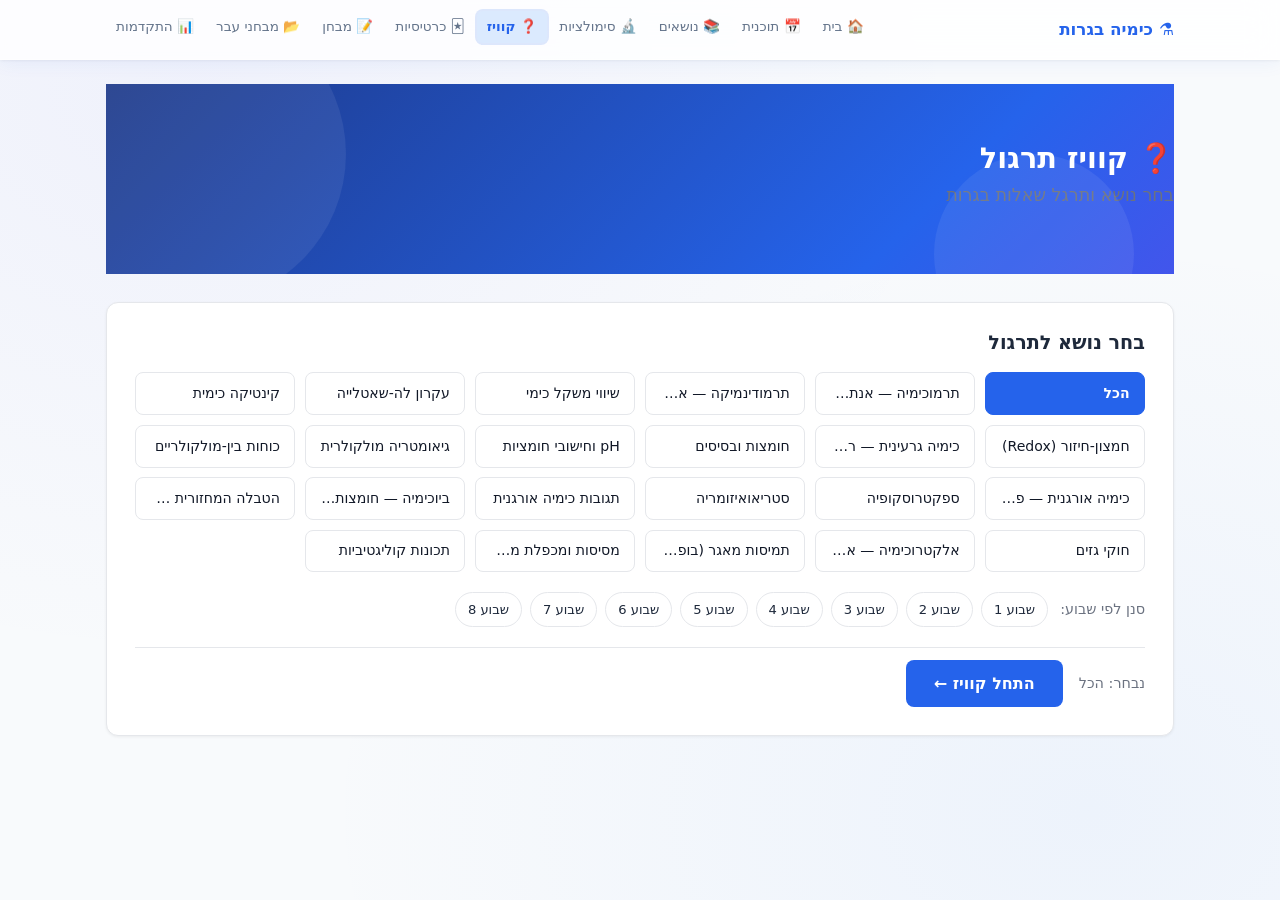
<file: quiz.html>
<!DOCTYPE html>
<html lang="he" dir="rtl">
<head>
  <meta charset="UTF-8">
  <meta name="viewport" content="width=device-width, initial-scale=1.0">
  <title>כימיה בגרות — קוויז</title>
  <link rel="stylesheet" href="css/base.css">
  <link rel="stylesheet" href="css/layout.css">
  <link rel="stylesheet" href="css/components.css">
  <link rel="stylesheet" href="css/animations.css">
  <link rel="stylesheet" href="css/quiz.css">
  <style>
    .page-header {
      margin-bottom: 1.75rem;
    }
    .page-header h1 {
      font-size: 1.8rem;
      margin: 0 0 0.25rem;
    }
    .page-header p {
      color: var(--color-text-muted, #6b7280);
      margin: 0;
    }

    /* Topic selector panel */
    #topic-selector {
      background: var(--color-surface, #fff);
      border: 1px solid var(--color-border, #e5e7eb);
      border-radius: 0.75rem;
      padding: 1.75rem;
      box-shadow: 0 1px 3px rgba(0,0,0,0.06);
    }
    #topic-selector h2 {
      font-size: 1.2rem;
      margin: 0 0 1rem;
    }

    .topic-buttons-grid {
      display: grid;
      grid-template-columns: repeat(auto-fill, minmax(160px, 1fr));
      gap: 0.6rem;
      margin-bottom: 1.25rem;
    }

    .topic-select-btn {
      padding: 0.55rem 0.9rem;
      border-radius: 0.5rem;
      border: 1px solid var(--color-border, #e5e7eb);
      background: var(--color-surface, #fff);
      color: var(--color-text, #111827);
      font-size: 0.88rem;
      cursor: pointer;
      font-family: inherit;
      text-align: right;
      transition: background 0.12s, border-color 0.12s;
      white-space: nowrap;
      overflow: hidden;
      text-overflow: ellipsis;
    }
    .topic-select-btn:hover { background: #f3f4f6; }
    .topic-select-btn.selected {
      background: #dbeafe;
      border-color: var(--color-primary, #2563eb);
      color: #1d4ed8;
      font-weight: 600;
    }
    .topic-select-btn.all-btn.selected {
      background: var(--color-primary, #2563eb);
      color: #fff;
    }

    .week-filter-row {
      display: flex;
      flex-wrap: wrap;
      gap: 0.5rem;
      margin-bottom: 1.25rem;
    }
    .week-filter-label {
      font-size: 0.9rem;
      color: var(--color-text-muted, #6b7280);
      align-self: center;
      margin-left: 0.25rem;
    }
    .week-filter-btn {
      padding: 0.35rem 0.75rem;
      border-radius: 999px;
      border: 1px solid var(--color-border, #e5e7eb);
      background: var(--color-surface, #fff);
      font-size: 0.82rem;
      cursor: pointer;
      font-family: inherit;
      transition: background 0.12s, color 0.12s;
    }
    .week-filter-btn:hover { background: #f3f4f6; }
    .week-filter-btn.selected {
      background: #fef3c7;
      border-color: #f59e0b;
      color: #92400e;
      font-weight: 600;
    }

    .start-quiz-row {
      display: flex;
      align-items: center;
      gap: 1rem;
      flex-wrap: wrap;
      padding-top: 0.75rem;
      border-top: 1px solid var(--color-border, #e5e7eb);
    }
    .start-quiz-row .selected-info {
      font-size: 0.9rem;
      color: var(--color-text-muted, #6b7280);
    }
    .btn-start-quiz {
      padding: 0.65rem 1.75rem;
      background: var(--color-primary, #2563eb);
      color: #fff;
      border: none;
      border-radius: 0.5rem;
      font-size: 1rem;
      font-weight: 700;
      cursor: pointer;
      font-family: inherit;
      transition: opacity 0.15s;
    }
    .btn-start-quiz:hover { opacity: 0.88; }
    .btn-start-quiz:disabled {
      opacity: 0.5;
      cursor: not-allowed;
    }

    /* ─── Lesson Card — פשוט כמו לילד ─────────────────────────────── */
    .ql-lesson {
      background: linear-gradient(135deg, #eff6ff 0%, #f0fdf4 100%);
      border: 2px solid #93c5fd;
      border-radius: 1rem;
      margin-bottom: 1.25rem;
      overflow: hidden;
      box-shadow: 0 2px 8px rgba(59,130,246,0.1);
    }
    .ql-lesson__header {
      display: flex;
      align-items: center;
      gap: 0.75rem;
      padding: 0.9rem 1.1rem;
      cursor: pointer;
      user-select: none;
      background: rgba(255,255,255,0.6);
    }
    .ql-lesson__header:hover { background: rgba(255,255,255,0.85); }
    .ql-lesson__emoji {
      font-size: 2.2rem;
      flex-shrink: 0;
      display: flex;
      align-items: center;
      justify-content: center;
      width: 3rem;
      height: 3rem;
    }
    .ql-lesson__head-text {
      flex: 1;
      min-width: 0;
    }
    .ql-lesson__label {
      display: block;
      font-size: 0.78rem;
      color: #3b82f6;
      font-weight: 600;
      text-transform: uppercase;
      letter-spacing: 0.03em;
      margin-bottom: 0.15rem;
    }
    .ql-lesson__title {
      font-size: 1.05rem;
      color: #1e3a8a;
      display: block;
    }
    .ql-lesson__toggle {
      background: none;
      border: 1px solid #93c5fd;
      border-radius: 0.4rem;
      padding: 0.25rem 0.6rem;
      font-size: 0.8rem;
      color: #3b82f6;
      cursor: pointer;
      font-family: inherit;
      white-space: nowrap;
      flex-shrink: 0;
    }
    .ql-lesson__body {
      padding: 1rem 1.25rem 1.1rem;
      border-top: 1px solid #bfdbfe;
      transition: max-height 0.4s ease, padding 0.3s ease, opacity 0.3s ease;
      max-height: 16000px;
      opacity: 1;
    }
    .ql-lesson__body--collapsed {
      max-height: 0;
      padding-top: 0;
      padding-bottom: 0;
      opacity: 0;
      overflow: hidden;
    }
    /* ─── Sections ──────────────────────────────────────────────── */
    .ql-section {
      margin-bottom: 0.85rem;
    }
    .ql-section__title {
      font-size: 0.82rem;
      font-weight: 700;
      color: #1e40af;
      text-transform: uppercase;
      letter-spacing: 0.04em;
      margin-bottom: 0.45rem;
    }
    .ql-section__icon {
      font-size: 1.1rem;
      margin-left: 0.3rem;
    }
    .ql-section--intro {
      display: flex;
      align-items: flex-start;
      gap: 0.4rem;
      background: rgba(255,255,255,0.6);
      border-radius: 0.5rem;
      padding: 0.6rem 0.8rem;
    }
    .ql-section--life {
      background: #f0fdf4;
      border-radius: 0.6rem;
      padding: 0.7rem 0.9rem;
      border-right: 3px solid #4ade80;
    }
    .ql-section--analogy {
      background: #f5f3ff;
      border-radius: 0.6rem;
      padding: 0.7rem 0.9rem;
      border-right: 3px solid #a78bfa;
    }
    .ql-section--mistakes {
      background: #fff1f2;
      border-radius: 0.6rem;
      padding: 0.8rem 1rem;
      border-right: 4px solid #ef4444;
    }
    .ql-mistake-item {
      background: #fee2e2;
      border-radius: 0.4rem;
      padding: 0.5rem 0.75rem;
      margin-bottom: 0.45rem;
      font-size: 0.92rem;
      line-height: 1.55;
      color: #7f1d1d;
      font-weight: 500;
    }
    .ql-mistake-item:last-child { margin-bottom: 0; }
    .ql-section--tips {
      background: #fffbeb;
      border-radius: 0.6rem;
      padding: 0.8rem 1rem;
      border-right: 4px solid #f59e0b;
    }
    .ql-tip-item {
      background: #fef3c7;
      border-radius: 0.4rem;
      padding: 0.5rem 0.75rem;
      margin-bottom: 0.45rem;
      font-size: 0.92rem;
      line-height: 1.55;
      color: #78350f;
      font-weight: 500;
    }
    .ql-tip-item:last-child { margin-bottom: 0; }
    /* ─── Terms ─────────────────────────────────────────────────── */
    .ql-terms {
      display: flex;
      flex-direction: column;
      gap: 0.35rem;
    }
    .ql-term {
      display: grid;
      grid-template-columns: auto 1fr;
      gap: 0.5rem;
      align-items: baseline;
      font-size: 0.9rem;
      line-height: 1.5;
    }
    .ql-term__word {
      font-weight: 700;
      color: #1d4ed8;
      white-space: nowrap;
      background: #dbeafe;
      border-radius: 0.3rem;
      padding: 0.1rem 0.45rem;
      font-size: 0.85rem;
    }
    .ql-term__def {
      color: #374151;
    }
    /* ─── Steps ─────────────────────────────────────────────────── */
    .ql-steps {
      display: flex;
      flex-direction: column;
      gap: 0.4rem;
    }
    .ql-step {
      display: flex;
      align-items: flex-start;
      gap: 0.55rem;
      font-size: 0.92rem;
      line-height: 1.5;
    }
    .ql-step__num {
      flex-shrink: 0;
      width: 1.5rem;
      height: 1.5rem;
      background: #2563eb;
      color: #fff;
      border-radius: 50%;
      display: flex;
      align-items: center;
      justify-content: center;
      font-size: 0.75rem;
      font-weight: 700;
      margin-top: 0.1rem;
    }
    .ql-step__text {
      color: #1f2937;
    }
    /* ─── Life / real-world ─────────────────────────────────────── */
    .ql-life-text {
      font-size: 0.92rem;
      color: #166534;
      margin: 0;
      line-height: 1.6;
    }
    /* ─── Simple / analogy / keyword ───────────────────────────── */
    .ql-lesson__simple {
      font-size: 1.05rem;
      font-weight: 700;
      color: #1e3a8a;
      margin: 0;
      line-height: 1.5;
    }
    .ql-lesson__analogy {
      font-size: 0.92rem;
      color: #374151;
      margin: 0;
      line-height: 1.6;
    }
    .ql-lesson__keyword {
      background: #fef9c3;
      border-radius: 0.6rem;
      padding: 0.55rem 0.9rem;
      font-size: 0.82rem;
      color: #713f12;
      font-family: monospace;
      line-height: 1.7;
      border-right: 3px solid #fbbf24;
      margin-top: 0.5rem;
      word-break: break-word;
    }

    /* ─── Visual Model Utility Classes (vis-*) ──────────────────────── */
    .ql-section--visual { background: #f0f4ff; border-right: 3px solid #818cf8; }
    .ql-visual { margin: 0.3rem 0 0; }

    .vis-2col { display: grid; grid-template-columns: 1fr 1fr; gap: 0.4rem; margin: 0.35rem 0; }
    .vis-3col { display: grid; grid-template-columns: 1fr 1fr 1fr; gap: 0.35rem; margin: 0.35rem 0; }
    .vis-4col { display: grid; grid-template-columns: repeat(4,1fr); gap: 0.3rem; margin: 0.35rem 0; }

    .vis-box {
      padding: 0.45rem 0.5rem;
      border-radius: 0.45rem;
      font-size: 0.78rem;
      text-align: center;
      line-height: 1.45;
      background: #f1f5f9;
      border: 1px solid #cbd5e1;
    }
    .vis-box.vis-red    { background: #fee2e2; border-color: #fca5a5; }
    .vis-box.vis-green  { background: #dcfce7; border-color: #86efac; }
    .vis-box.vis-blue   { background: #dbeafe; border-color: #93c5fd; }
    .vis-box.vis-yellow { background: #fef9c3; border-color: #fde047; }
    .vis-box.vis-purple { background: #f3e8ff; border-color: #d8b4fe; }
    .vis-box.vis-gray   { background: #f1f5f9; border-color: #94a3b8; }

    .vis-dark {
      background: #1e293b;
      color: #e2e8f0;
      font-family: monospace;
      font-size: 0.78rem;
      padding: 0.4rem 0.7rem;
      border-radius: 0.4rem;
      margin: 0.3rem 0;
      direction: ltr;
      text-align: left;
      word-break: break-word;
    }

    .vis-badge {
      display: inline-block;
      padding: 0.2rem 0.55rem;
      border-radius: 999px;
      font-size: 0.74rem;
      font-weight: 600;
      margin: 0.12rem;
    }
    .vis-badge.vis-red    { background: #fee2e2; color: #991b1b; }
    .vis-badge.vis-green  { background: #dcfce7; color: #166534; }
    .vis-badge.vis-blue   { background: #dbeafe; color: #1e40af; }
    .vis-badge.vis-yellow { background: #fef9c3; color: #854d0e; }
    .vis-badge.vis-purple { background: #f3e8ff; color: #6b21a8; }
    .vis-badge.vis-gray   { background: #f1f5f9; color: #334155; }

    .vis-row { display: flex; flex-wrap: wrap; gap: 0.25rem; align-items: center; margin: 0.2rem 0; }

    .vis-ph {
      height: 16px;
      border-radius: 8px;
      background: linear-gradient(to left, #7c3aed, #3b82f6, #22c55e, #eab308, #f97316, #ef4444);
      margin: 0.35rem 0 0.15rem;
    }
    .vis-ph-marks {
      display: flex;
      justify-content: space-between;
      font-size: 0.68rem;
      color: #475569;
      margin-bottom: 0.3rem;
      text-align: center;
    }

    .vis-tbl { width: 100%; border-collapse: collapse; font-size: 0.76rem; margin: 0.3rem 0; }
    .vis-tbl th {
      background: #1e293b;
      color: #fff;
      padding: 0.3rem 0.4rem;
      font-weight: 600;
      text-align: center;
    }
    .vis-tbl td { padding: 0.25rem 0.4rem; border: 1px solid #e2e8f0; text-align: center; }
    .vis-tbl tr:nth-child(even) td { background: #f8fafc; }

    .vis-flow { display: flex; align-items: center; gap: 0.3rem; flex-wrap: wrap; justify-content: center; margin: 0.3rem 0; }
    .vis-flow-box {
      padding: 0.4rem 0.6rem;
      border-radius: 0.4rem;
      font-size: 0.78rem;
      text-align: center;
      line-height: 1.35;
      background: #f1f5f9;
      border: 1px solid #cbd5e1;
    }
    .vis-flow-box.vis-red    { background: #fee2e2; border-color: #fca5a5; }
    .vis-flow-box.vis-green  { background: #dcfce7; border-color: #86efac; }
    .vis-flow-box.vis-blue   { background: #dbeafe; border-color: #93c5fd; }
    .vis-flow-box.vis-yellow { background: #fef9c3; border-color: #fde047; }

    .vis-arrow { font-size: 1.3rem; color: #64748b; font-weight: 700; }

    /* ─── Emoji Animations ─────────────────────────────────────────── */
    @keyframes ql-fire { 0%,100%{transform:scale(1) rotate(-5deg)} 50%{transform:scale(1.2) rotate(5deg)} }
    @keyframes ql-spin { 0%{transform:rotate(0deg)} 100%{transform:rotate(360deg)} }
    @keyframes ql-bounce { 0%,100%{transform:translateY(0)} 50%{transform:translateY(-8px)} }
    @keyframes ql-pulse { 0%,100%{transform:scale(1)} 50%{transform:scale(1.25)} }
    @keyframes ql-shake { 0%,100%{transform:translateX(0)} 25%{transform:translateX(-4px)} 75%{transform:translateX(4px)} }
    @keyframes ql-swing { 0%,100%{transform:rotate(-10deg)} 50%{transform:rotate(10deg)} }
    @keyframes ql-float { 0%,100%{transform:translateY(0) scale(1)} 50%{transform:translateY(-6px) scale(1.05)} }

    .ql-anim-lesson-fire    { animation: ql-fire 1.4s ease-in-out infinite; }
    .ql-anim-lesson-chaos   { animation: ql-bounce 1.2s ease-in-out infinite; }
    .ql-anim-lesson-balance { animation: ql-swing 2s ease-in-out infinite; }
    .ql-anim-lesson-push    { animation: ql-shake 1.5s ease-in-out infinite; }
    .ql-anim-lesson-speed   { animation: ql-spin 1.2s linear infinite; }
    .ql-anim-lesson-electron{ animation: ql-pulse 1s ease-in-out infinite; }
    .ql-anim-lesson-nuclear { animation: ql-pulse 0.8s ease-in-out infinite; }
    .ql-anim-lesson-ph      { animation: ql-float 2s ease-in-out infinite; }
    .ql-anim-lesson-shape   { animation: ql-spin 3s linear infinite; }
    .ql-anim-lesson-bond    { animation: ql-shake 2s ease-in-out infinite; }
    .ql-anim-lesson-chain   { animation: ql-bounce 1.8s ease-in-out infinite; }
    .ql-anim-lesson-light   { animation: ql-pulse 1.5s ease-in-out infinite; }
    .ql-anim-lesson-mirror  { animation: ql-swing 2.5s ease-in-out infinite; }
    .ql-anim-lesson-react   { animation: ql-fire 1.6s ease-in-out infinite; }
    .ql-anim-lesson-dna     { animation: ql-spin 2s linear infinite; }
    .ql-anim-lesson-table   { animation: ql-float 2.5s ease-in-out infinite; }
    .ql-anim-lesson-gas     { animation: ql-bounce 1s ease-in-out infinite; }
    .ql-anim-lesson-battery { animation: ql-pulse 1.2s ease-in-out infinite; }
    .ql-anim-lesson-buffer  { animation: ql-swing 2s ease-in-out infinite; }
    .ql-anim-lesson-dissolve{ animation: ql-float 1.8s ease-in-out infinite; }
    .ql-anim-lesson-boil    { animation: ql-bounce 0.9s ease-in-out infinite; }

    /* Quiz container (managed by QuizEngine) */
    #quiz-container {
      display: none;
      background: var(--color-surface, #fff);
      border: 1px solid var(--color-border, #e5e7eb);
      border-radius: 0.75rem;
      padding: 1.75rem;
      box-shadow: 0 1px 3px rgba(0,0,0,0.06);
      min-height: 300px;
    }
    #quiz-container.visible {
      display: block;
    }
  </style>
</head>
<body data-page="quiz">

  <!-- Navigation -->
  <nav class="main-nav">
    <div class="nav-inner">
      <a class="nav-logo" href="index.html">⚗️ כימיה בגרות</a>
      <ul class="nav-links">
        <li><a href="index.html">🏠 בית</a></li>
        <li><a href="study-plan.html">📅 תוכנית</a></li>
        <li><a href="topics.html">📚 נושאים</a></li>
        <li><a href="simulations.html">🔬 סימולציות</a></li>
        <li><a href="quiz.html" class="active">❓ קוויז</a></li>
        <li><a href="flashcards.html">🃏 כרטיסיות</a></li>
        <li><a href="simulator.html">📝 מבחן</a></li>
        <li><a href="past-exams.html">📂 מבחני עבר</a></li>
        <li><a href="progress.html">📊 התקדמות</a></li>
      </ul>
      <button class="nav-burger" aria-label="תפריט" onclick="document.querySelector('.nav-links').classList.toggle('open')">☰</button>
    </div>
  </nav>

  <main class="page-container">

    <div class="page-header">
      <h1>❓ קוויז תרגול</h1>
      <p>בחר נושא ותרגל שאלות בגרות</p>
    </div>

    <!-- Topic Selector -->
    <div id="topic-selector">
      <h2>בחר נושא לתרגול</h2>

      <div class="topic-buttons-grid" id="topic-buttons-grid">
        <button class="topic-select-btn all-btn selected" data-topic="all">הכל</button>
        <!-- More buttons filled by JS -->
      </div>

      <div class="week-filter-row" id="week-filter-row">
        <span class="week-filter-label">סנן לפי שבוע:</span>
        <button class="week-filter-btn" data-week="1">שבוע 1</button>
        <button class="week-filter-btn" data-week="2">שבוע 2</button>
        <button class="week-filter-btn" data-week="3">שבוע 3</button>
        <button class="week-filter-btn" data-week="4">שבוע 4</button>
        <button class="week-filter-btn" data-week="5">שבוע 5</button>
        <button class="week-filter-btn" data-week="6">שבוע 6</button>
        <button class="week-filter-btn" data-week="7">שבוע 7</button>
        <button class="week-filter-btn" data-week="8">שבוע 8</button>
      </div>

      <div class="start-quiz-row">
        <span class="selected-info" id="selected-info">נבחר: הכל</span>
        <button class="btn-start-quiz" id="btn-start-quiz">התחל קוויז ←</button>
      </div>
    </div>

    <!-- Quiz Area (QuizEngine renders here) -->
    <div id="quiz-container" role="main" aria-live="polite"></div>

  </main>

  <script src="js/utils.js"></script>
  <script src="js/storage.js"></script>
  <script src="js/quiz.js"></script>
  <script src="js/app.js"></script>
  <script>
    (async function initQuiz() {
      let allTopics = [];
      let selectedTopic = 'all';
      let selectedWeek = null;

      // Load topics for buttons
      try {
        const res = await fetch('data/topics.json');
        const data = await res.json();
        allTopics = Array.isArray(data) ? data : (data.topics || []);
      } catch (e) { /* leave empty */ }

      const grid = document.getElementById('topic-buttons-grid');
      if (grid && allTopics.length) {
        const extraBtns = allTopics.map(t => `
          <button class="topic-select-btn" data-topic="${t.id}" data-week="${t.week || ''}">
            ${t.title || t.name || 'נושא'}
          </button>
        `).join('');
        grid.innerHTML = `<button class="topic-select-btn all-btn selected" data-topic="all">הכל</button>${extraBtns}`;
      }

      function updateSelectedInfo() {
        const infoEl = document.getElementById('selected-info');
        if (!infoEl) return;
        if (selectedTopic === 'all') {
          infoEl.textContent = selectedWeek ? `נבחר: שבוע ${selectedWeek}` : 'נבחר: הכל';
        } else {
          const t = allTopics.find(t2 => String(t2.id) === String(selectedTopic));
          infoEl.textContent = `נבחר: ${t ? (t.title || t.name) : selectedTopic}`;
        }
      }

      // Topic button clicks
      if (grid) {
        grid.addEventListener('click', e => {
          const btn = e.target.closest('.topic-select-btn');
          if (!btn) return;
          grid.querySelectorAll('.topic-select-btn').forEach(b => b.classList.remove('selected'));
          btn.classList.add('selected');
          selectedTopic = btn.dataset.topic;
          selectedWeek = null;
          // Clear week filter selection
          document.querySelectorAll('.week-filter-btn').forEach(b => b.classList.remove('selected'));
          updateSelectedInfo();
        });
      }

      // Week filter buttons
      const weekFilterRow = document.getElementById('week-filter-row');
      if (weekFilterRow) {
        weekFilterRow.addEventListener('click', e => {
          const btn = e.target.closest('.week-filter-btn');
          if (!btn) return;
          const wasSelected = btn.classList.contains('selected');
          weekFilterRow.querySelectorAll('.week-filter-btn').forEach(b => b.classList.remove('selected'));
          if (wasSelected) {
            selectedWeek = null;
          } else {
            btn.classList.add('selected');
            selectedWeek = btn.dataset.week;
            // Reset topic to "all" when week is selected
            selectedTopic = 'all';
            if (grid) {
              grid.querySelectorAll('.topic-select-btn').forEach(b => b.classList.remove('selected'));
              const allBtn = grid.querySelector('[data-topic="all"]');
              if (allBtn) allBtn.classList.add('selected');
            }
          }
          updateSelectedInfo();
        });
      }

      // Start quiz button
      const startBtn = document.getElementById('btn-start-quiz');
      if (startBtn) {
        startBtn.addEventListener('click', () => {
          const selector = document.getElementById('topic-selector');
          const container = document.getElementById('quiz-container');
          if (selector) selector.style.display = 'none';
          if (container) container.classList.add('visible');

          // Build options for QuizEngine
          const opts = {};
          if (selectedTopic !== 'all') opts.topicId = selectedTopic;
          if (selectedWeek) opts.week = selectedWeek;

          if (typeof QuizEngine !== 'undefined' && QuizEngine.startWithFetch) {
            QuizEngine.startWithFetch(opts, opts.topicId || null);
          } else if (typeof Quiz !== 'undefined' && Quiz.start) {
            Quiz.start('quiz-container', opts);
          } else {
            if (container) {
              container.innerHTML = '<p style="color:#ef4444;padding:1rem">מנוע הקוויז לא נטען. בדוק את js/quiz.js.</p>';
            }
          }
        });
      }

      // Handle URL params: ?topic=X or ?week=X
      const params = new URLSearchParams(window.location.search);
      const topicParam = params.get('topic');
      const weekParam  = params.get('week');

      if (topicParam) {
        selectedTopic = topicParam;
        updateSelectedInfo();
        // Auto-click start
        if (startBtn) startBtn.click();
      } else if (weekParam) {
        selectedWeek = weekParam;
        updateSelectedInfo();
        if (startBtn) startBtn.click();
      }
    })();
  </script>
</body>
</html>
</file>
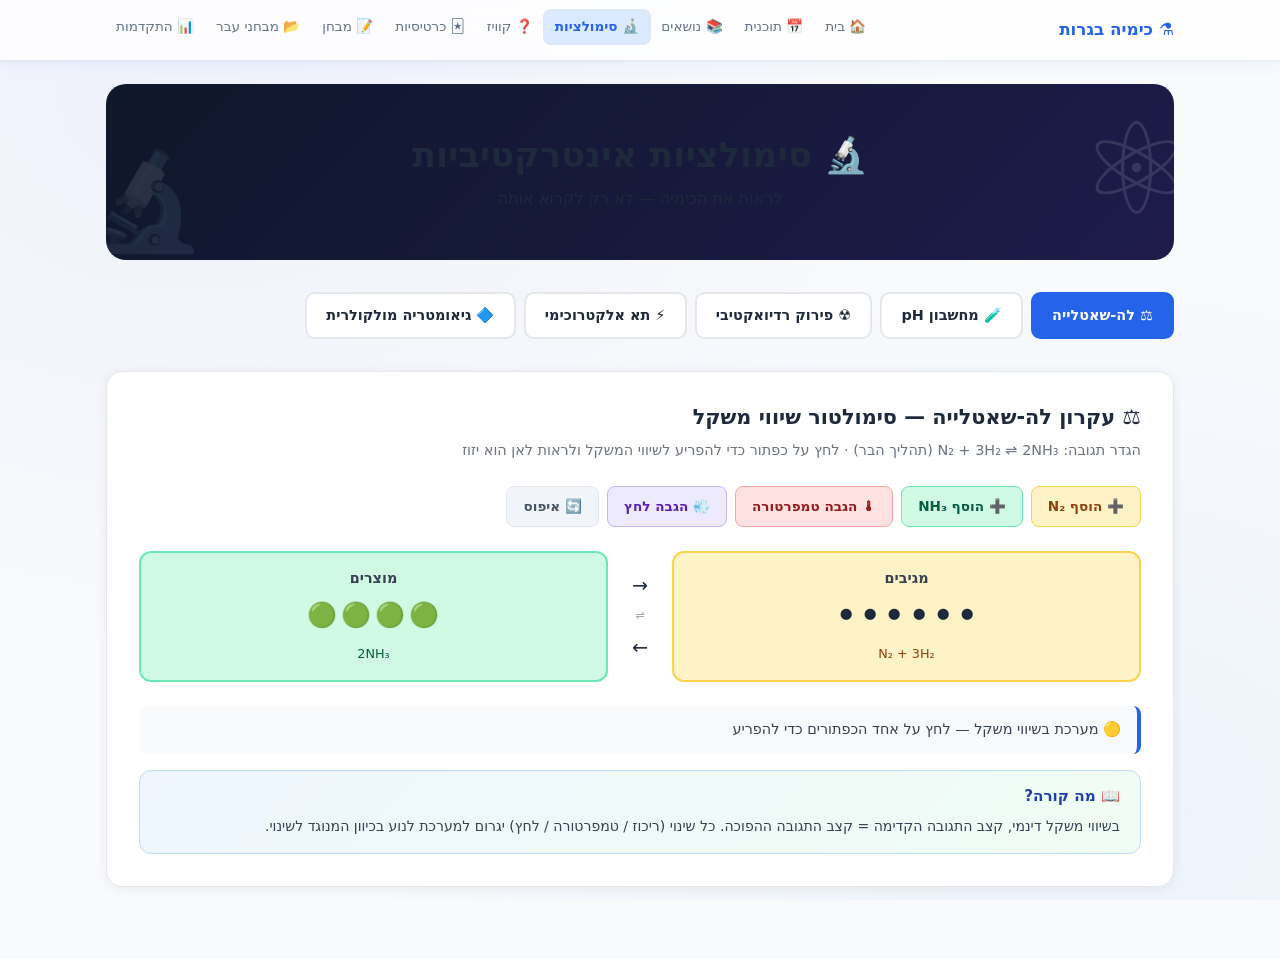
<file: simulations.html>
<!DOCTYPE html>
<html lang="he" dir="rtl">
<head>
  <meta charset="UTF-8">
  <meta name="viewport" content="width=device-width, initial-scale=1.0">
  <title>כימיה בגרות — סימולציות אינטרקטיביות</title>
  <link rel="stylesheet" href="css/base.css">
  <link rel="stylesheet" href="css/layout.css">
  <link rel="stylesheet" href="css/components.css">
  <link rel="stylesheet" href="css/animations.css">
  <style>
    /* ── Hero ─────────────────────────────────────────────────── */
    .sim-hero {
      background: linear-gradient(135deg, #0f172a, #1e1b4b, #1e3a8a, #312e81);
      background-size: 300% 300%;
      animation: gradientShift 10s ease infinite;
      color: #fff;
      padding: 3rem 2rem;
      border-radius: 1.25rem;
      margin-bottom: 2rem;
      text-align: center;
      position: relative;
      overflow: hidden;
    }
    .sim-hero h1 { font-size: 2.2rem; margin: 0 0 0.5rem; position: relative; z-index: 1; }
    .sim-hero p  { opacity: 0.85; margin: 0; position: relative; z-index: 1; }
    .atom-deco {
      position: absolute;
      opacity: 0.12;
      font-size: 8rem;
      animation: spin 20s linear infinite;
    }

    /* ── Sim Navigation Tabs ─────────────────────────────────── */
    .sim-tabs {
      display: flex;
      gap: 0.5rem;
      flex-wrap: wrap;
      margin-bottom: 2rem;
    }
    .sim-tab {
      padding: 0.6rem 1.2rem;
      border-radius: 0.6rem;
      border: 2px solid #e5e7eb;
      background: #fff;
      font-size: 0.9rem;
      font-weight: 600;
      cursor: pointer;
      font-family: inherit;
      transition: all 0.2s ease;
      display: flex;
      align-items: center;
      gap: 0.4rem;
    }
    .sim-tab:hover { border-color: #93c5fd; background: #eff6ff; color: #1d4ed8; }
    .sim-tab.active { background: #2563eb; border-color: #2563eb; color: #fff; }

    /* ── Simulation Panels ──────────────────────────────────── */
    .sim-panel { display: none; animation: fadeInUp 0.4s ease; }
    .sim-panel.active { display: block; }

    .sim-card {
      background: #fff;
      border-radius: 1rem;
      border: 1px solid #e5e7eb;
      padding: 2rem;
      margin-bottom: 1.5rem;
      box-shadow: 0 2px 12px rgba(0,0,0,0.06);
    }
    .sim-card h2 {
      font-size: 1.3rem;
      margin: 0 0 0.5rem;
      color: #1e293b;
    }
    .sim-card .sim-desc {
      color: #6b7280;
      font-size: 0.9rem;
      margin-bottom: 1.5rem;
      line-height: 1.6;
    }

    /* ── Controls ─────────────────────────────────────────────── */
    .control-row {
      display: flex;
      align-items: center;
      gap: 1rem;
      margin-bottom: 1rem;
      flex-wrap: wrap;
    }
    .control-label {
      font-size: 0.88rem;
      font-weight: 600;
      color: #374151;
      min-width: 130px;
      flex-shrink: 0;
    }
    .control-slider {
      flex: 1;
      -webkit-appearance: none;
      height: 6px;
      border-radius: 3px;
      background: #e5e7eb;
      outline: none;
      min-width: 160px;
    }
    .control-slider::-webkit-slider-thumb {
      -webkit-appearance: none;
      width: 20px; height: 20px;
      border-radius: 50%;
      background: #2563eb;
      cursor: pointer;
      box-shadow: 0 2px 6px rgba(37,99,235,0.4);
      transition: transform 0.15s;
    }
    .control-slider::-webkit-slider-thumb:hover { transform: scale(1.2); }
    .control-value {
      font-size: 0.95rem;
      font-weight: 700;
      color: #1e293b;
      min-width: 60px;
      text-align: center;
      background: #f1f5f9;
      padding: 0.25rem 0.6rem;
      border-radius: 0.4rem;
    }

    /* ══ 1. Le Chatelier ═══════════════════════════════════════ */
    .lechat-container {
      display: grid;
      grid-template-columns: 1fr auto 1fr;
      gap: 1rem;
      align-items: center;
      margin: 1.5rem 0;
    }
    @media (max-width: 600px) {
      .lechat-container { grid-template-columns: 1fr; }
    }

    .lechat-side {
      background: #f0f9ff;
      border: 2px solid #bae6fd;
      border-radius: 0.75rem;
      padding: 1rem;
      text-align: center;
      transition: all 0.5s ease;
    }
    .lechat-side.reactants { background: #fef3c7; border-color: #fcd34d; }
    .lechat-side.products  { background: #d1fae5; border-color: #6ee7b7; }
    .lechat-side h4 { margin: 0 0 0.5rem; font-size: 0.9rem; color: #374151; }
    .lechat-side .molecules {
      font-size: 1.5rem;
      display: flex;
      flex-wrap: wrap;
      gap: 4px;
      justify-content: center;
      min-height: 40px;
      align-items: center;
    }
    .molecule-dot {
      display: inline-block;
      transition: all 0.4s cubic-bezier(0.34,1.56,0.64,1);
    }

    .lechat-arrow {
      text-align: center;
      font-size: 1.5rem;
      display: flex;
      flex-direction: column;
      align-items: center;
      gap: 0.25rem;
    }
    .arrow-forward, .arrow-backward {
      font-size: 1.2rem;
      transition: all 0.4s ease;
      padding: 2px 8px;
      border-radius: 4px;
    }
    .arrow-forward.dominant  { color: #059669; font-weight: 900; font-size: 1.6rem; }
    .arrow-backward.dominant { color: #dc2626; font-weight: 900; font-size: 1.6rem; }

    .lechat-status {
      background: #f8fafc;
      border-radius: 0.5rem;
      padding: 0.75rem 1rem;
      font-size: 0.9rem;
      color: #374151;
      margin-top: 0.75rem;
      border-right: 4px solid #2563eb;
      animation: fadeIn 0.3s ease;
    }
    .lechat-status.forward { border-right-color: #059669; background: #f0fdf4; }
    .lechat-status.backward { border-right-color: #dc2626; background: #fef2f2; }

    .lechat-btns {
      display: flex;
      flex-wrap: wrap;
      gap: 0.5rem;
      margin-bottom: 1rem;
    }
    .lechat-btn {
      padding: 0.5rem 1rem;
      border-radius: 0.5rem;
      border: 1px solid;
      font-size: 0.85rem;
      font-weight: 600;
      cursor: pointer;
      font-family: inherit;
      transition: all 0.15s;
    }
    .lechat-btn:hover { transform: translateY(-2px); box-shadow: 0 4px 8px rgba(0,0,0,0.1); }
    .lechat-btn.add-reactant   { background: #fef3c7; border-color: #fcd34d; color: #92400e; }
    .lechat-btn.add-product    { background: #d1fae5; border-color: #6ee7b7; color: #065f46; }
    .lechat-btn.increase-temp  { background: #fee2e2; border-color: #fca5a5; color: #991b1b; }
    .lechat-btn.increase-press { background: #ede9fe; border-color: #c4b5fd; color: #5b21b6; }
    .lechat-btn.reset          { background: #f1f5f9; border-color: #e2e8f0; color: #475569; }

    /* ══ 2. pH Calculator ═════════════════════════════════════ */
    .ph-display {
      text-align: center;
      margin: 1.5rem 0;
    }
    .ph-value-big {
      font-size: 4rem;
      font-weight: 800;
      transition: color 0.4s ease;
      line-height: 1;
      display: block;
    }
    .ph-label { font-size: 0.9rem; color: #6b7280; margin-top: 0.25rem; }
    .ph-type-badge {
      display: inline-block;
      padding: 0.3rem 1rem;
      border-radius: 20px;
      font-size: 0.85rem;
      font-weight: 700;
      margin-top: 0.5rem;
      transition: all 0.4s ease;
    }

    .ph-bar-wrap { margin: 1.5rem 0 0.5rem; position: relative; }
    .ph-bar-labels {
      display: flex;
      justify-content: space-between;
      font-size: 0.72rem;
      color: #6b7280;
      margin-top: 0.25rem;
    }

    .beaker {
      width: 120px;
      height: 140px;
      margin: 0 auto 1rem;
      position: relative;
    }
    .beaker svg { width: 100%; height: 100%; }

    .formula-box {
      background: #1e293b;
      color: #e2e8f0;
      border-radius: 0.5rem;
      padding: 0.75rem 1rem;
      font-family: monospace;
      font-size: 0.95rem;
      margin-top: 1rem;
      line-height: 1.7;
    }
    .formula-box .highlight { color: #60a5fa; font-weight: 700; }

    /* ══ 3. Nuclear Decay ════════════════════════════════════ */
    #decay-canvas-wrap {
      position: relative;
      margin: 1.5rem 0;
    }
    #decay-canvas {
      width: 100%;
      max-height: 220px;
      border-radius: 0.75rem;
      background: #0f172a;
      display: block;
    }
    .decay-stats {
      display: grid;
      grid-template-columns: repeat(3, 1fr);
      gap: 1rem;
      margin-top: 1rem;
    }
    @media (max-width: 500px) { .decay-stats { grid-template-columns: 1fr; } }
    .decay-stat {
      background: #f1f5f9;
      border-radius: 0.5rem;
      padding: 0.75rem;
      text-align: center;
    }
    .decay-stat .dv { font-size: 1.5rem; font-weight: 800; color: #1e293b; }
    .decay-stat .dl { font-size: 0.78rem; color: #6b7280; margin-top: 0.15rem; }

    .isotope-select {
      padding: 0.5rem 0.85rem;
      border-radius: 0.5rem;
      border: 1px solid #e5e7eb;
      font-size: 0.9rem;
      font-family: inherit;
      background: #fff;
      cursor: pointer;
      margin-bottom: 1rem;
    }

    /* ══ 4. Electrochemical Cell ═════════════════════════════ */
    #cell-canvas-wrap {
      position: relative;
      overflow: hidden;
    }
    #cell-canvas {
      width: 100%;
      border-radius: 0.75rem;
      display: block;
      background: #f8fafc;
    }

    .cell-info-grid {
      display: grid;
      grid-template-columns: 1fr 1fr;
      gap: 1rem;
      margin-top: 1rem;
    }
    .half-cell-card {
      border-radius: 0.75rem;
      padding: 1rem;
      border: 1px solid;
    }
    .half-cell-card.anode {
      background: #fff7ed;
      border-color: #fed7aa;
    }
    .half-cell-card.cathode {
      background: #eff6ff;
      border-color: #bfdbfe;
    }
    .half-cell-card h4 {
      margin: 0 0 0.5rem;
      font-size: 0.9rem;
    }
    .half-cell-card .reaction {
      font-family: monospace;
      font-size: 0.85rem;
      color: #374151;
      background: rgba(255,255,255,0.6);
      padding: 0.4rem 0.6rem;
      border-radius: 0.3rem;
      margin-top: 0.4rem;
    }
    .emf-display {
      text-align: center;
      margin: 1rem 0;
      padding: 1rem;
      background: linear-gradient(135deg, #dbeafe, #ede9fe);
      border-radius: 0.75rem;
    }
    .emf-value { font-size: 2.5rem; font-weight: 800; color: #1e293b; }
    .emf-label { font-size: 0.85rem; color: #6b7280; }

    /* ══ 5. Molecular Geometry ════════════════════════════════ */
    #geometry-canvas {
      width: 100%;
      max-height: 280px;
      border-radius: 0.75rem;
      background: #0f172a;
      display: block;
      cursor: grab;
    }
    #geometry-canvas:active { cursor: grabbing; }

    .molecule-selector {
      display: flex;
      flex-wrap: wrap;
      gap: 0.5rem;
      margin-bottom: 1rem;
    }
    .mol-btn {
      padding: 0.4rem 1rem;
      border-radius: 20px;
      border: 1px solid #e5e7eb;
      background: #f9fafb;
      font-size: 0.85rem;
      cursor: pointer;
      font-family: inherit;
      transition: all 0.15s;
      font-weight: 600;
    }
    .mol-btn:hover { background: #eff6ff; border-color: #93c5fd; }
    .mol-btn.active { background: #2563eb; border-color: #2563eb; color: #fff; }

    .geometry-info {
      display: grid;
      grid-template-columns: repeat(3, 1fr);
      gap: 0.75rem;
      margin-top: 1rem;
    }
    @media (max-width: 500px) { .geometry-info { grid-template-columns: 1fr; } }
    .geo-info-box {
      background: #f8fafc;
      border-radius: 0.5rem;
      padding: 0.75rem;
      text-align: center;
      border: 1px solid #e2e8f0;
    }
    .geo-info-box .giv { font-size: 1.1rem; font-weight: 700; color: #1e293b; }
    .geo-info-box .gil { font-size: 0.75rem; color: #6b7280; margin-top: 0.2rem; }

    /* ── Explanation box ─────────────────────────────────────── */
    .explanation-box {
      background: linear-gradient(135deg, #eff6ff, #f0fdf4);
      border-radius: 0.75rem;
      padding: 1rem 1.25rem;
      margin-top: 1rem;
      border: 1px solid #bfdbfe;
    }
    .explanation-box h4 { margin: 0 0 0.5rem; color: #1e40af; font-size: 0.95rem; }
    .explanation-box p  { color: #374151; font-size: 0.88rem; line-height: 1.6; margin: 0; }
  </style>
</head>
<body data-page="simulations">

  <nav class="main-nav">
    <div class="nav-inner">
      <a class="nav-logo" href="index.html">⚗️ כימיה בגרות</a>
      <ul class="nav-links">
        <li><a href="index.html">🏠 בית</a></li>
        <li><a href="study-plan.html">📅 תוכנית</a></li>
        <li><a href="topics.html">📚 נושאים</a></li>
        <li><a href="simulations.html" class="active">🔬 סימולציות</a></li>
        <li><a href="quiz.html">❓ קוויז</a></li>
        <li><a href="flashcards.html">🃏 כרטיסיות</a></li>
        <li><a href="simulator.html">📝 מבחן</a></li>
        <li><a href="past-exams.html">📂 מבחני עבר</a></li>
        <li><a href="progress.html">📊 התקדמות</a></li>
      </ul>
      <button class="nav-burger" aria-label="תפריט" onclick="document.querySelector('.nav-links').classList.toggle('open')">☰</button>
    </div>
  </nav>

  <main class="page-container">

    <!-- Hero -->
    <div class="sim-hero">
      <div class="atom-deco" style="top:-20px; right:-20px;">⚛</div>
      <div class="atom-deco" style="bottom:-20px; left:-20px; animation-direction:reverse; font-size:6rem;">🔬</div>
      <h1 class="anim-fade-up">🔬 סימולציות אינטרקטיביות</h1>
      <p class="anim-fade-up" style="animation-delay:0.1s">לראות את הכימיה — לא רק לקרוא אותה</p>
    </div>

    <!-- Tabs -->
    <div class="sim-tabs" id="sim-tabs">
      <button class="sim-tab active" onclick="switchTab('lechat')">⚖️ לה-שאטלייה</button>
      <button class="sim-tab" onclick="switchTab('ph')">🧪 מחשבון pH</button>
      <button class="sim-tab" onclick="switchTab('decay')">☢️ פירוק רדיואקטיבי</button>
      <button class="sim-tab" onclick="switchTab('cell')">⚡ תא אלקטרוכימי</button>
      <button class="sim-tab" onclick="switchTab('geometry')">🔷 גיאומטריה מולקולרית</button>
    </div>

    <!-- ══ Panel 1: Le Chatelier ════════════════════════════════ -->
    <div class="sim-panel active" id="panel-lechat">
      <div class="sim-card">
        <h2>⚖️ עקרון לה-שאטלייה — סימולטור שיווי משקל</h2>
        <p class="sim-desc">
          הגדר תגובה: N₂ + 3H₂ ⇌ 2NH₃ (תהליך הבר) · לחץ על כפתור כדי להפריע לשיווי המשקל
          ולראות לאן הוא יזוז
        </p>

        <div class="lechat-btns">
          <button class="lechat-btn add-reactant"   onclick="lechat.disturb('add-reactant')">➕ הוסף N₂</button>
          <button class="lechat-btn add-product"    onclick="lechat.disturb('add-product')">➕ הוסף NH₃</button>
          <button class="lechat-btn increase-temp"  onclick="lechat.disturb('increase-temp')">🌡 הגבה טמפרטורה</button>
          <button class="lechat-btn increase-press" onclick="lechat.disturb('increase-press')">💨 הגבה לחץ</button>
          <button class="lechat-btn reset"          onclick="lechat.reset()">🔄 איפוס</button>
        </div>

        <div class="lechat-container">
          <div class="lechat-side reactants" id="lc-reactants">
            <h4>מגיבים</h4>
            <div class="molecules" id="lc-mol-reactants"></div>
            <div style="margin-top:0.5rem; font-size:0.8rem; color:#92400e;">N₂ + 3H₂</div>
          </div>
          <div class="lechat-arrow">
            <span class="arrow-forward" id="lc-arrow-fwd">→</span>
            <span style="font-size:0.7rem; color:#94a3b8;">⇌</span>
            <span class="arrow-backward" id="lc-arrow-bwd">←</span>
          </div>
          <div class="lechat-side products" id="lc-products">
            <h4>מוצרים</h4>
            <div class="molecules" id="lc-mol-products"></div>
            <div style="margin-top:0.5rem; font-size:0.8rem; color:#065f46;">2NH₃</div>
          </div>
        </div>

        <div class="lechat-status" id="lc-status">
          🟡 מערכת בשיווי משקל — לחץ על אחד הכפתורים כדי להפריע
        </div>

        <div class="explanation-box" id="lc-explanation" style="margin-top:1rem;">
          <h4>📖 מה קורה?</h4>
          <p id="lc-explain-text">
            בשיווי משקל דינמי, קצב התגובה הקדימה = קצב התגובה ההפוכה.
            כל שינוי (ריכוז / טמפרטורה / לחץ) יגרום למערכת לנוע בכיוון המנוגד לשינוי.
          </p>
        </div>
      </div>
    </div>

    <!-- ══ Panel 2: pH ═════════════════════════════════════════ -->
    <div class="sim-panel" id="panel-ph">
      <div class="sim-card">
        <h2>🧪 מחשבון pH אינטרקטיבי</h2>
        <p class="sim-desc">הזז את המחוון לבחירת ריכוז ומין החומצה/בסיס — ראה את ה-pH מחושב בזמן אמת</p>

        <div class="control-row">
          <span class="control-label">סוג תמיסה:</span>
          <select class="isotope-select" id="ph-type" onchange="phCalc.update()" style="flex:1; max-width:220px;">
            <option value="strong-acid">חומצה חזקה (HCl)</option>
            <option value="weak-acid">חומצה חלשה (CH₃COOH)</option>
            <option value="strong-base">בסיס חזק (NaOH)</option>
            <option value="weak-base">בסיס חלש (NH₃)</option>
          </select>
        </div>

        <div class="control-row">
          <span class="control-label">ריכוז (mol/L):</span>
          <input type="range" class="control-slider" id="ph-conc-slider"
                 min="-4" max="0" step="0.1" value="-2" oninput="phCalc.update()">
          <span class="control-value" id="ph-conc-val">0.01</span>
        </div>

        <div class="ph-display">
          <div class="beaker">
            <svg viewBox="0 0 100 120">
              <!-- beaker outline -->
              <path d="M20,10 L20,90 Q20,105 35,105 L65,105 Q80,105 80,90 L80,10 Z"
                    fill="none" stroke="#94a3b8" stroke-width="3" stroke-linejoin="round"/>
              <!-- liquid fill -->
              <clipPath id="beaker-clip">
                <path d="M20,10 L20,90 Q20,105 35,105 L65,105 Q80,105 80,90 L80,10 Z"/>
              </clipPath>
              <rect id="beaker-liquid" x="20" y="40" width="60" height="65"
                    clip-path="url(#beaker-clip)" rx="0" style="transition: fill 0.5s ease;"/>
              <!-- bubbles -->
              <circle id="b1" cx="35" cy="90" r="3" fill="rgba(255,255,255,0.4)">
                <animate attributeName="cy" from="90" to="45" dur="2s" repeatCount="indefinite"/>
                <animate attributeName="opacity" from="0.5" to="0" dur="2s" repeatCount="indefinite"/>
              </circle>
              <circle id="b2" cx="55" cy="95" r="2" fill="rgba(255,255,255,0.4)">
                <animate attributeName="cy" from="95" to="50" dur="2.5s" begin="0.8s" repeatCount="indefinite"/>
                <animate attributeName="opacity" from="0.5" to="0" dur="2.5s" begin="0.8s" repeatCount="indefinite"/>
              </circle>
              <circle id="b3" cx="65" cy="88" r="2.5" fill="rgba(255,255,255,0.4)">
                <animate attributeName="cy" from="88" to="42" dur="1.8s" begin="1.4s" repeatCount="indefinite"/>
                <animate attributeName="opacity" from="0.5" to="0" dur="1.8s" begin="1.4s" repeatCount="indefinite"/>
              </circle>
              <!-- scale lines -->
              <line x1="22" y1="40" x2="30" y2="40" stroke="#e2e8f0" stroke-width="1"/>
              <line x1="22" y1="55" x2="30" y2="55" stroke="#e2e8f0" stroke-width="1"/>
              <line x1="22" y1="70" x2="30" y2="70" stroke="#e2e8f0" stroke-width="1"/>
              <line x1="22" y1="85" x2="30" y2="85" stroke="#e2e8f0" stroke-width="1"/>
            </svg>
          </div>

          <span class="ph-value-big" id="ph-value-big" style="color:#2563eb">7.00</span>
          <div class="ph-label">pH</div>
          <span class="ph-type-badge" id="ph-type-badge" style="background:#d1fae5; color:#065f46;">ניטרלי</span>
        </div>

        <div class="ph-bar-wrap">
          <div class="ph-bar">
            <div class="ph-indicator" id="ph-indicator" style="left:50%"></div>
          </div>
          <div class="ph-bar-labels">
            <span>0 חומצי חזק</span>
            <span>7 ניטרלי</span>
            <span>14 בסיסי חזק</span>
          </div>
        </div>

        <div class="formula-box" id="ph-formula">
          <span class="highlight">pH = -log[H⁺]</span>
          = -log(0.01) = <span class="highlight">2.00</span>
        </div>
      </div>
    </div>

    <!-- ══ Panel 3: Radioactive Decay ══════════════════════════ -->
    <div class="sim-panel" id="panel-decay">
      <div class="sim-card">
        <h2>☢️ פירוק רדיואקטיבי — זמן מחצית חיים</h2>
        <p class="sim-desc">בחר איזוטופ וראה את הפירוק הרדיואקטיבי בזמן אמת. כל נקודה = אטום אחד.</p>

        <div style="display:flex; gap:1rem; align-items:center; flex-wrap:wrap; margin-bottom:1rem;">
          <select class="isotope-select" id="isotope-select" onchange="decay.setIsotope()">
            <option value="carbon14">פחמן-14 (C-14) · t½ = 5,730 שנה</option>
            <option value="iodine131">יוד-131 (I-131) · t½ = 8 ימים</option>
            <option value="uranium238">אורניום-238 (U-238) · t½ = 4.5 מיליארד שנה</option>
            <option value="radon222">ראדון-222 (Rn-222) · t½ = 3.8 ימים</option>
          </select>
          <button class="lechat-btn add-reactant" onclick="decay.start()" style="margin:0">▶ התחל</button>
          <button class="lechat-btn reset" onclick="decay.reset()" style="margin:0">🔄 איפוס</button>
        </div>

        <div id="decay-canvas-wrap">
          <canvas id="decay-canvas" height="220"></canvas>
        </div>

        <div class="decay-stats">
          <div class="decay-stat">
            <div class="dv" id="decay-remaining" style="color:#2563eb">100</div>
            <div class="dl">אטומים שנותרו %</div>
          </div>
          <div class="decay-stat">
            <div class="dv" id="decay-halflives" style="color:#7c3aed">0</div>
            <div class="dl">מחצאי חיים עברו</div>
          </div>
          <div class="decay-stat">
            <div class="dv" id="decay-time" style="color:#059669">0</div>
            <div class="dl">זמן שעבר</div>
          </div>
        </div>

        <div class="explanation-box" style="margin-top:1rem;">
          <h4>📐 הנוסחה</h4>
          <p>
            <strong>N(t) = N₀ · (½)^(t/t½)</strong><br>
            כשעובר t½ אחד — נשאר 50% מהחומר.<br>
            אחרי 2t½ — נשאר 25%. אחרי 3t½ — נשאר 12.5%.
          </p>
        </div>
      </div>
    </div>

    <!-- ══ Panel 4: Electrochemical Cell ══════════════════════ -->
    <div class="sim-panel" id="panel-cell">
      <div class="sim-card">
        <h2>⚡ תא גלוואני — אנימציה אינטרקטיבית</h2>
        <p class="sim-desc">ראה כיצד זרם אלקטרונים ויוני מתכת נעים בתא אלקטרוכימי</p>

        <div style="display:flex; gap:1rem; align-items:center; flex-wrap:wrap; margin-bottom:1rem;">
          <select class="isotope-select" id="cell-select" onchange="cellSim.setCell()">
            <option value="zncu">Zn/Cu — E° = +1.10V</option>
            <option value="feau">Fe/Au — E° = +1.68V</option>
            <option value="znfe">Zn/Fe — E° = +0.32V</option>
          </select>
          <button class="lechat-btn add-reactant" onclick="cellSim.toggle()" id="cell-btn" style="margin:0">▶ הפעל</button>
        </div>

        <canvas id="cell-canvas" height="260"></canvas>

        <div class="emf-display">
          <div class="emf-value" id="cell-emf">+1.10 V</div>
          <div class="emf-label">כוח אלקטרומניע (E°תא)</div>
        </div>

        <div class="cell-info-grid">
          <div class="half-cell-card anode">
            <h4>⬆️ אנודה (חמצון)</h4>
            <div class="reaction" id="cell-anode-rx">Zn → Zn²⁺ + 2e⁻</div>
            <div style="font-size:0.8rem; color:#78350f; margin-top:0.4rem;">E°חמצון = +0.76V</div>
          </div>
          <div class="half-cell-card cathode">
            <h4>⬇️ קתודה (חיזור)</h4>
            <div class="reaction" id="cell-cathode-rx">Cu²⁺ + 2e⁻ → Cu</div>
            <div style="font-size:0.8rem; color:#1e40af; margin-top:0.4rem;">E°חיזור = +0.34V</div>
          </div>
        </div>

        <div class="explanation-box" style="margin-top:1rem;">
          <h4>📐 הנוסחה</h4>
          <p><strong>E°תא = E°קתודה − E°אנודה</strong><br>
          אנודה = חמצון (מאבד אלקטרונים) · קתודה = חיזור (מקבל אלקטרונים)<br>
          ΔG° = −nFE° — כשE° חיובי, התגובה ספונטנית (ΔG° שלילי)</p>
        </div>
      </div>
    </div>

    <!-- ══ Panel 5: Molecular Geometry ═══════════════════════ -->
    <div class="sim-panel" id="panel-geometry">
      <div class="sim-card">
        <h2>🔷 גיאומטריה מולקולרית — VSEPR</h2>
        <p class="sim-desc">בחר מולקולה וראה את הצורה המרחבית שלה — גרור כדי לסובב</p>

        <div class="molecule-selector">
          <button class="mol-btn active" onclick="geoSim.set('H2O')">H₂O</button>
          <button class="mol-btn" onclick="geoSim.set('CO2')">CO₂</button>
          <button class="mol-btn" onclick="geoSim.set('NH3')">NH₃</button>
          <button class="mol-btn" onclick="geoSim.set('CH4')">CH₄</button>
          <button class="mol-btn" onclick="geoSim.set('BF3')">BF₃</button>
          <button class="mol-btn" onclick="geoSim.set('PCl5')">PCl₅</button>
        </div>

        <canvas id="geometry-canvas" height="280"></canvas>

        <div class="geometry-info" id="geo-info">
          <div class="geo-info-box">
            <div class="giv" id="geo-shape">זוויתית</div>
            <div class="gil">צורה</div>
          </div>
          <div class="geo-info-box">
            <div class="giv" id="geo-angle">104.5°</div>
            <div class="gil">זווית קשר</div>
          </div>
          <div class="geo-info-box">
            <div class="giv" id="geo-hybrid">sp³</div>
            <div class="gil">היברידיזציה</div>
          </div>
        </div>

        <div class="explanation-box" style="margin-top:0.75rem;">
          <h4 id="geo-molecule-name">H₂O — מים</h4>
          <p id="geo-explain">
            מולקולת המים היא זוויתית בגלל 2 זוגות אלקטרונים חופשיים על האטום המרכזי (O).
            הם דוחים את הקשרים O-H ומצמצמים את זווית הקשר מ-109.5° ל-104.5°.
            המולקולה קוטבית — בסיס לקשרי מימן.
          </p>
        </div>
      </div>
    </div>

  </main>

  <script src="js/utils.js"></script>
  <script src="js/storage.js"></script>
  <script src="js/app.js"></script>
  <script>
  'use strict';

  // ── Tab switching ─────────────────────────────────────────────────
  function switchTab(id) {
    document.querySelectorAll('.sim-panel').forEach(p => p.classList.remove('active'));
    document.querySelectorAll('.sim-tab').forEach(t => t.classList.remove('active'));
    document.getElementById('panel-' + id).classList.add('active');
    event.currentTarget.classList.add('active');
    // Init canvas-based sims when first shown
    if (id === 'decay') decay.initCanvas();
    if (id === 'cell') cellSim.initCanvas();
    if (id === 'geometry') geoSim.initCanvas();
  }

  // ══════════════════════════════════════════════════════════════════
  //  1. LE CHATELIER
  // ══════════════════════════════════════════════════════════════════
  const lechat = {
    reactants: 6,
    products: 4,
    direction: 'equilibrium',
    timeout: null,

    render() {
      const reactEl = document.getElementById('lc-mol-reactants');
      const prodEl  = document.getElementById('lc-mol-products');
      const fwdEl   = document.getElementById('lc-arrow-fwd');
      const bwdEl   = document.getElementById('lc-arrow-bwd');

      reactEl.innerHTML = Array(Math.max(0, this.reactants)).fill(0)
        .map((_, i) => `<span class="molecule-dot" style="animation-delay:${i*0.05}s; animation: scaleIn 0.3s ease both;">⚫</span>`).join('');
      prodEl.innerHTML  = Array(Math.max(0, this.products)).fill(0)
        .map((_, i) => `<span class="molecule-dot" style="animation-delay:${i*0.05}s; animation: scaleIn 0.3s ease both;">🟢</span>`).join('');

      fwdEl.classList.toggle('dominant', this.direction === 'forward');
      bwdEl.classList.toggle('dominant', this.direction === 'backward');
    },

    disturb(type) {
      const statusEl  = document.getElementById('lc-status');
      const explainEl = document.getElementById('lc-explain-text');
      let msg = '', cls = '', explain = '';

      switch (type) {
        case 'add-reactant':
          this.reactants += 3;
          this.direction = 'forward';
          msg     = '⬅ הוספת N₂ → שיווי המשקל מתקדם <strong>קדימה</strong> (לכיוון NH₃)';
          cls     = 'forward';
          explain = 'הוספת מגיב מגדילה את Q < K, לכן התגובה מתקדמת קדימה לייצור NH₃ עד ש-Q = K שוב.';
          setTimeout(() => { this.reactants -= 2; this.products += 2; this.direction = 'equilibrium'; this.setEquilibrium(); }, 1500);
          break;
        case 'add-product':
          this.products += 3;
          this.direction = 'backward';
          msg     = '➡ הוספת NH₃ → שיווי המשקל מתקדם <strong>לאחור</strong> (לכיוון N₂+H₂)';
          cls     = 'backward';
          explain = 'הוספת מוצר מגדילה את Q > K, לכן התגובה מתקדמת לאחור לפירוק NH₃ עד ש-Q = K שוב.';
          setTimeout(() => { this.products -= 2; this.reactants += 2; this.direction = 'equilibrium'; this.setEquilibrium(); }, 1500);
          break;
        case 'increase-temp':
          this.direction = 'backward';
          this.reactants += 2;
          this.products = Math.max(1, this.products - 2);
          msg     = '🌡 עליית טמפרטורה → שיווי המשקל נע <strong>בכיוון האנדותרמי</strong> (לאחור)';
          cls     = 'backward';
          explain = 'תגובת הבר אקסותרמית (ΔH < 0). עליית טמפרטורה מעדיפה את הכיוון ההפוך (אנדותרמי) — פירוק NH₃.';
          setTimeout(() => { this.direction = 'equilibrium'; this.setEquilibrium(); }, 2000);
          break;
        case 'increase-press':
          this.direction = 'forward';
          this.products += 2;
          this.reactants = Math.max(2, this.reactants - 1);
          msg     = '💨 עליית לחץ → שיווי המשקל נע לכיוון <strong>פחות מולים גז</strong> (קדימה)';
          cls     = 'forward';
          explain = 'בצד השמאלי: 1+3=4 מולים. בצד הימני: 2 מולים. עליית לחץ מעדיפה ייצור NH₃ (פחות מולים).';
          setTimeout(() => { this.direction = 'equilibrium'; this.setEquilibrium(); }, 2000);
          break;
      }

      statusEl.innerHTML = msg;
      statusEl.className = `lechat-status ${cls}`;
      if (explainEl) explainEl.textContent = explain;
      this.render();
    },

    setEquilibrium() {
      const statusEl = document.getElementById('lc-status');
      statusEl.innerHTML = '🟡 מערכת חזרה לשיווי משקל';
      statusEl.className = 'lechat-status';
      this.direction = 'equilibrium';
      this.render();
    },

    reset() {
      this.reactants = 6; this.products = 4; this.direction = 'equilibrium';
      const statusEl = document.getElementById('lc-status');
      statusEl.innerHTML = '🟡 מערכת בשיווי משקל — לחץ על אחד הכפתורים כדי להפריע';
      statusEl.className = 'lechat-status';
      const explainEl = document.getElementById('lc-explain-text');
      if (explainEl) explainEl.textContent = 'בשיווי משקל דינמי, קצב התגובה הקדימה = קצב התגובה ההפוכה. כל שינוי (ריכוז / טמפרטורה / לחץ) יגרום למערכת לנוע בכיוון המנוגד לשינוי.';
      this.render();
    }
  };
  lechat.render();

  // ══════════════════════════════════════════════════════════════════
  //  2. pH CALCULATOR
  // ══════════════════════════════════════════════════════════════════
  const phCalc = {
    update() {
      const type   = document.getElementById('ph-type').value;
      const slider = document.getElementById('ph-conc-slider');
      const exp    = parseFloat(slider.value);
      const conc   = Math.pow(10, exp);

      document.getElementById('ph-conc-val').textContent = conc.toExponential(2);

      // Ka for acetic acid ~1.8e-5, Kb for NH3 ~1.8e-5
      const Ka = 1.8e-5, Kb = 1.8e-5;
      let pH, formula, hConc;

      switch (type) {
        case 'strong-acid':
          hConc   = conc;
          pH      = -Math.log10(hConc);
          formula = `pH = -log[H⁺] = -log(${conc.toExponential(2)}) = <span class="highlight">${pH.toFixed(2)}</span>`;
          break;
        case 'weak-acid':
          hConc   = Math.sqrt(Ka * conc);
          pH      = -Math.log10(hConc);
          formula = `[H⁺] = √(Ka·C) = √(${Ka.toExponential(1)} × ${conc.toExponential(2)})<br>pH = <span class="highlight">${pH.toFixed(2)}</span>`;
          break;
        case 'strong-base':
          const ohConc = conc;
          const pOH   = -Math.log10(ohConc);
          pH           = 14 - pOH;
          formula      = `pOH = -log[OH⁻] = ${pOH.toFixed(2)}<br>pH = 14 - pOH = <span class="highlight">${pH.toFixed(2)}</span>`;
          break;
        case 'weak-base':
          const ohWeak = Math.sqrt(Kb * conc);
          const pOHw   = -Math.log10(ohWeak);
          pH            = 14 - pOHw;
          formula       = `[OH⁻] = √(Kb·C) = √(${Kb.toExponential(1)} × ${conc.toExponential(2)})<br>pH = 14 - pOH = <span class="highlight">${pH.toFixed(2)}</span>`;
          break;
      }

      pH = Math.max(0, Math.min(14, pH));

      // Update pH number
      document.getElementById('ph-value-big').textContent = pH.toFixed(2);
      document.getElementById('ph-formula').innerHTML = formula;

      // Color and badge
      let color, badgeStyle, badgeText;
      if (pH < 3)       { color = '#ef4444'; badgeStyle = 'background:#fee2e2; color:#991b1b'; badgeText = 'חומצי מאוד'; }
      else if (pH < 6)  { color = '#f97316'; badgeStyle = 'background:#ffedd5; color:#9a3412'; badgeText = 'חומצי'; }
      else if (pH < 6.5){ color = '#eab308'; badgeStyle = 'background:#fef9c3; color:#92400e'; badgeText = 'חלש חומצי'; }
      else if (pH <= 7.5){ color = '#22c55e'; badgeStyle = 'background:#dcfce7; color:#166534'; badgeText = 'ניטרלי'; }
      else if (pH < 9)  { color = '#06b6d4'; badgeStyle = 'background:#cffafe; color:#0e7490'; badgeText = 'בסיסי'; }
      else              { color = '#8b5cf6'; badgeStyle = 'background:#ede9fe; color:#5b21b6'; badgeText = 'בסיסי מאוד'; }

      document.getElementById('ph-value-big').style.color = color;
      const badge = document.getElementById('ph-type-badge');
      badge.style.cssText = badgeStyle;
      badge.textContent = badgeText;
      document.getElementById('ph-indicator').style.left = (pH / 14 * 100) + '%';

      // Beaker color
      const liq = document.getElementById('beaker-liquid');
      liq.setAttribute('fill', color + '66');
    }
  };
  phCalc.update();

  // ══════════════════════════════════════════════════════════════════
  //  3. RADIOACTIVE DECAY
  // ══════════════════════════════════════════════════════════════════
  const decay = {
    canvas: null, ctx: null,
    running: false, raf: null,
    atoms: [], t: 0,
    isotopes: {
      carbon14:   { label: 'C-14',  halfLife: 5730,      unit: 'שנה',    color: '#3b82f6' },
      iodine131:  { label: 'I-131', halfLife: 8,         unit: 'ימים',   color: '#f97316' },
      uranium238: { label: 'U-238', halfLife: 4.5e9,     unit: 'מיליארד שנה', color: '#8b5cf6' },
      radon222:   { label: 'Rn-222',halfLife: 3.82,      unit: 'ימים',   color: '#ef4444' }
    },
    current: 'carbon14',

    initCanvas() {
      if (this.canvas) return;
      this.canvas = document.getElementById('decay-canvas');
      this.ctx    = this.canvas.getContext('2d');
      this.canvas.width  = this.canvas.offsetWidth;
      this.canvas.height = 220;
      this.buildAtoms();
      this.drawFrame();
    },

    buildAtoms() {
      this.atoms = [];
      const n = 120;
      for (let i = 0; i < n; i++) {
        this.atoms.push({
          x: 20 + Math.random() * (this.canvas.width - 40),
          y: 20 + Math.random() * (this.canvas.height - 40),
          alive: true,
          r: 4 + Math.random() * 3
        });
      }
      this.t = 0;
      this.updateStats();
    },

    setIsotope() {
      this.current = document.getElementById('isotope-select').value;
      this.buildAtoms();
      if (this.running) { this.running = false; }
      document.getElementById('cell-btn') && (document.getElementById('cell-btn').textContent = '▶ הפעל');
    },

    start() {
      if (!this.canvas) this.initCanvas();
      this.buildAtoms();
      this.running = true;
      this.run();
    },

    reset() {
      this.running = false;
      if (this.raf) cancelAnimationFrame(this.raf);
      this.buildAtoms();
      if (this.ctx) this.drawFrame();
    },

    run() {
      if (!this.running) return;
      const iso = this.isotopes[this.current];
      const lambda = Math.log(2) / iso.halfLife;
      const dtPerFrame = iso.halfLife / 200; // simulate time

      this.t += dtPerFrame;

      // Decay probability per atom per frame
      const prob = 1 - Math.exp(-lambda * dtPerFrame);
      this.atoms.forEach(a => {
        if (a.alive && Math.random() < prob) a.alive = false;
      });

      this.drawFrame();
      this.updateStats();

      const alive = this.atoms.filter(a => a.alive).length;
      if (alive > 0) {
        this.raf = requestAnimationFrame(() => this.run());
      } else {
        this.running = false;
      }
    },

    drawFrame() {
      if (!this.ctx) return;
      const ctx = this.ctx;
      const iso = this.isotopes[this.current];
      ctx.clearRect(0, 0, this.canvas.width, this.canvas.height);

      // Background grid
      ctx.strokeStyle = 'rgba(255,255,255,0.05)';
      ctx.lineWidth = 1;
      for (let x = 0; x < this.canvas.width; x += 30) {
        ctx.beginPath(); ctx.moveTo(x, 0); ctx.lineTo(x, this.canvas.height); ctx.stroke();
      }
      for (let y = 0; y < this.canvas.height; y += 30) {
        ctx.beginPath(); ctx.moveTo(0, y); ctx.lineTo(this.canvas.width, y); ctx.stroke();
      }

      this.atoms.forEach(a => {
        ctx.beginPath();
        ctx.arc(a.x, a.y, a.r, 0, Math.PI * 2);
        if (a.alive) {
          ctx.fillStyle = iso.color;
          ctx.shadowBlur = 8;
          ctx.shadowColor = iso.color;
        } else {
          ctx.fillStyle = 'rgba(100,100,100,0.3)';
          ctx.shadowBlur = 0;
        }
        ctx.fill();
      });
      ctx.shadowBlur = 0;
    },

    updateStats() {
      const alive  = this.atoms.filter(a => a.alive).length;
      const total  = this.atoms.length;
      const pct    = Math.round(alive / total * 100);
      const iso    = this.isotopes[this.current];
      const hl     = Math.floor(this.t / iso.halfLife * 10) / 10;
      const timeDisp = this.t < 1 ? this.t.toFixed(2) : this.t.toFixed(1);

      document.getElementById('decay-remaining').textContent = pct + '%';
      document.getElementById('decay-halflives').textContent = hl.toFixed(1);
      document.getElementById('decay-time').textContent      = timeDisp + ' ' + iso.unit;
    }
  };

  // ══════════════════════════════════════════════════════════════════
  //  4. ELECTROCHEMICAL CELL
  // ══════════════════════════════════════════════════════════════════
  const cellSim = {
    canvas: null, ctx: null,
    running: false, raf: null,
    electrons: [], ions: [],
    cells: {
      zncu: { anode: 'Zn', cathode: 'Cu', anodeRx: 'Zn → Zn²⁺ + 2e⁻', cathodeRx: 'Cu²⁺ + 2e⁻ → Cu', emf: '+1.10 V', anodeColor: '#6b7280', cathodeColor: '#b45309' },
      feau: { anode: 'Fe', cathode: 'Au', anodeRx: 'Fe → Fe³⁺ + 3e⁻', cathodeRx: 'Au³⁺ + 3e⁻ → Au', emf: '+1.68 V', anodeColor: '#92400e', cathodeColor: '#d97706' },
      znfe: { anode: 'Zn', cathode: 'Fe', anodeRx: 'Zn → Zn²⁺ + 2e⁻', cathodeRx: 'Fe²⁺ + 2e⁻ → Fe', emf: '+0.32 V', anodeColor: '#6b7280', cathodeColor: '#78350f' }
    },
    current: 'zncu',

    initCanvas() {
      if (this.canvas) return;
      this.canvas = document.getElementById('cell-canvas');
      this.ctx    = this.canvas.getContext('2d');
      this.canvas.width  = this.canvas.offsetWidth;
      this.canvas.height = 260;
      this.buildParticles();
      this.drawFrame();
    },

    buildParticles() {
      this.electrons = [];
      this.ions      = [];
      const W = this.canvas.width, H = this.canvas.height;
      for (let i = 0; i < 12; i++) {
        const p = i / 12;
        this.electrons.push({ progress: p, speed: 0.003 + Math.random()*0.002 });
      }
      for (let i = 0; i < 8; i++) {
        this.ions.push({ x: W * 0.22 + Math.random() * W * 0.12, y: H * 0.4 + Math.random() * H * 0.35, vy: -0.3 - Math.random()*0.3 });
      }
    },

    setCell() {
      this.current = document.getElementById('cell-select').value;
      const c = this.cells[this.current];
      document.getElementById('cell-emf').textContent        = c.emf;
      document.getElementById('cell-anode-rx').textContent   = c.anodeRx;
      document.getElementById('cell-cathode-rx').textContent = c.cathodeRx;
      this.buildParticles();
      if (this.ctx) this.drawFrame();
    },

    toggle() {
      const btn = document.getElementById('cell-btn');
      if (!this.canvas) this.initCanvas();
      this.running = !this.running;
      btn.textContent = this.running ? '⏸ עצור' : '▶ הפעל';
      if (this.running) this.run();
    },

    run() {
      if (!this.running) return;
      this.updateParticles();
      this.drawFrame();
      this.raf = requestAnimationFrame(() => this.run());
    },

    updateParticles() {
      const H = this.canvas.height;
      this.electrons.forEach(e => {
        e.progress = (e.progress + e.speed) % 1;
      });
      this.ions.forEach(ion => {
        ion.y += ion.vy;
        if (ion.y < this.canvas.height * 0.25) {
          ion.y = this.canvas.height * 0.75;
          ion.x = this.canvas.width * 0.22 + Math.random() * this.canvas.width * 0.12;
        }
      });
    },

    drawFrame() {
      if (!this.ctx) return;
      const ctx = this.ctx, W = this.canvas.width, H = this.canvas.height;
      const c = this.cells[this.current];
      ctx.clearRect(0, 0, W, H);

      // Background
      ctx.fillStyle = '#f8fafc';
      ctx.fillRect(0, 0, W, H);

      // ── Beakers ─────────────────────────────────────────────
      const bw = W * 0.28, bh = H * 0.6, btop = H * 0.25;
      const leftX = W * 0.08, rightX = W * 0.64;

      // Left beaker (anode)
      ctx.fillStyle = '#fef3c7';
      ctx.beginPath(); ctx.roundRect(leftX, btop, bw, bh, 8); ctx.fill();
      ctx.strokeStyle = '#fcd34d'; ctx.lineWidth = 2;
      ctx.beginPath(); ctx.roundRect(leftX, btop, bw, bh, 8); ctx.stroke();

      // Right beaker (cathode)
      ctx.fillStyle = '#dbeafe';
      ctx.beginPath(); ctx.roundRect(rightX, btop, bw, bh, 8); ctx.fill();
      ctx.strokeStyle = '#93c5fd'; ctx.lineWidth = 2;
      ctx.beginPath(); ctx.roundRect(rightX, btop, bw, bh, 8); ctx.stroke();

      // ── Electrodes ──────────────────────────────────────────
      const elW = 12, elH = bh * 0.7, elTop = btop + bh * 0.08;
      // Anode (left)
      ctx.fillStyle = c.anodeColor;
      ctx.beginPath(); ctx.roundRect(leftX + bw/2 - elW/2, elTop, elW, elH, 4); ctx.fill();
      // Cathode (right)
      ctx.fillStyle = c.cathodeColor;
      ctx.beginPath(); ctx.roundRect(rightX + bw/2 - elW/2, elTop, elW, elH, 4); ctx.fill();

      // Labels
      ctx.fillStyle = '#374151';
      ctx.font = 'bold 13px sans-serif';
      ctx.textAlign = 'center';
      ctx.fillText('אנודה (−)', leftX + bw/2, btop - 6);
      ctx.fillText('קתודה (+)', rightX + bw/2, btop - 6);
      ctx.fillText(c.anode, leftX + bw/2, btop + 14);
      ctx.fillText(c.cathode, rightX + bw/2, btop + 14);

      // ── Salt Bridge ──────────────────────────────────────────
      const bridgeY = btop - 20;
      ctx.fillStyle = '#e2e8f0';
      ctx.beginPath();
      ctx.roundRect(leftX + bw - 5, bridgeY - 14, (rightX + 5) - (leftX + bw - 5), 14, 6);
      ctx.fill();
      ctx.fillStyle = '#94a3b8';
      ctx.font = '10px sans-serif';
      ctx.textAlign = 'center';
      ctx.fillText('גשר מלחים', W / 2, bridgeY - 4);

      // ── Wire ─────────────────────────────────────────────────
      const wireY = btop - 40;
      ctx.strokeStyle = '#374151'; ctx.lineWidth = 3;
      ctx.beginPath();
      ctx.moveTo(leftX + bw/2, elTop);
      ctx.lineTo(leftX + bw/2, wireY);
      ctx.lineTo(rightX + bw/2, wireY);
      ctx.lineTo(rightX + bw/2, elTop);
      ctx.stroke();

      // Lightbulb icon
      const bulbX = W / 2, bulbY = wireY;
      ctx.fillStyle = this.running ? '#fbbf24' : '#d1d5db';
      ctx.beginPath(); ctx.arc(bulbX, bulbY, 10, 0, Math.PI * 2); ctx.fill();
      if (this.running) {
        ctx.shadowBlur = 20; ctx.shadowColor = '#fbbf24';
        ctx.beginPath(); ctx.arc(bulbX, bulbY, 10, 0, Math.PI * 2); ctx.fill();
        ctx.shadowBlur = 0;
      }
      ctx.fillStyle = '#374151'; ctx.font = '12px sans-serif';
      ctx.fillText('💡', bulbX - 7, bulbY + 5);

      // ── Electrons along wire ──────────────────────────────────
      if (this.running) {
        const path = [
          [leftX + bw/2, elTop],
          [leftX + bw/2, wireY],
          [W/2 - 14,    wireY],
          [W/2 + 14,    wireY],
          [rightX + bw/2, wireY],
          [rightX + bw/2, elTop]
        ];
        const totalLen = 2 * (bh * 0.08) + (rightX - leftX);

        this.electrons.forEach(e => {
          const t = e.progress;
          // Interpolate along path
          const segCount = path.length - 1;
          const idx = Math.floor(t * segCount);
          const frac = (t * segCount) - idx;
          const p1 = path[Math.min(idx, segCount - 1)];
          const p2 = path[Math.min(idx + 1, segCount)];
          const x  = p1[0] + (p2[0] - p1[0]) * frac;
          const y  = p1[1] + (p2[1] - p1[1]) * frac;

          ctx.fillStyle = '#60a5fa';
          ctx.shadowBlur = 8; ctx.shadowColor = '#60a5fa';
          ctx.beginPath(); ctx.arc(x, y, 4, 0, Math.PI * 2); ctx.fill();
          ctx.shadowBlur = 0;

          // label e-
          ctx.fillStyle = '#fff';
          ctx.font = 'bold 7px sans-serif';
          ctx.textAlign = 'center';
          ctx.fillText('e⁻', x, y + 2.5);
        });

        // Ions rising from anode
        ctx.fillStyle = '#fbbf24';
        this.ions.forEach(ion => {
          ctx.beginPath(); ctx.arc(ion.x, ion.y, 5, 0, Math.PI * 2); ctx.fill();
          ctx.fillStyle = '#374151';
          ctx.font = '7px sans-serif';
          ctx.textAlign = 'center';
          ctx.fillText(c.anode === 'Zn' ? 'Zn²⁺' : c.anode === 'Fe' ? 'Fe²⁺' : 'Fe²⁺', ion.x, ion.y + 2.5);
          ctx.fillStyle = '#fbbf24';
        });
      }

      ctx.textAlign = 'right'; // reset
    }
  };

  // ══════════════════════════════════════════════════════════════════
  //  5. MOLECULAR GEOMETRY
  // ══════════════════════════════════════════════════════════════════
  const geoSim = {
    canvas: null, ctx: null,
    raf: null, angle: 0, mouseX: null, lastMX: null,
    current: 'H2O',

    molecules: {
      H2O: {
        name: 'H₂O — מים',
        shape: 'זוויתית', angle: '104.5°', hybrid: 'sp³',
        explain: 'מולקולת המים היא זוויתית בגלל 2 זוגות אלקטרונים חופשיים על O. הם דוחים את הקשרים ומצמצמים את הזווית ל-104.5°. המולקולה קוטבית — בסיס לקשרי מימן.',
        central: { symbol: 'O', color: '#ef4444', r: 18 },
        ligands: [{ symbol: 'H', color: '#94a3b8', r: 12, theta: -0.9, phi: 0, dist: 80 },
                  { symbol: 'H', color: '#94a3b8', r: 12, theta:  0.9, phi: 0, dist: 80 }],
        lonePairs: [{ theta: Math.PI/2 + 0.4, phi: 0.5 }, { theta: Math.PI/2 - 0.4, phi: -0.5 }]
      },
      CO2: {
        name: 'CO₂ — פחמן דו-חמצני',
        shape: 'ליניארית', angle: '180°', hybrid: 'sp',
        explain: 'CO₂ ליניארית כי אין זוגות חופשיים על C. שני קשרים כפולים C=O בזוויות הפוכות. המולקולה לא קוטבית למרות שכל קשר C=O הוא קוטבי — הם מבטלים זה את זה.',
        central: { symbol: 'C', color: '#374151', r: 16 },
        ligands: [{ symbol: 'O', color: '#ef4444', r: 14, theta: Math.PI, phi: 0, dist: 90 },
                  { symbol: 'O', color: '#ef4444', r: 14, theta: 0,      phi: 0, dist: 90 }],
        lonePairs: []
      },
      NH3: {
        name: 'NH₃ — אמוניה',
        shape: 'פירמידלית', angle: '107°', hybrid: 'sp³',
        explain: 'NH₃ היא פירמידה טריגונלית בגלל זוג חופשי אחד על N. הוא דוחה את שלושת קשרי N-H ומצמצם הזווית ל-107°. NH₃ הוא בסיס — מקבל פרוטון.',
        central: { symbol: 'N', color: '#3b82f6', r: 16 },
        ligands: [{ symbol: 'H', color: '#94a3b8', r: 12, theta: -0.7, phi: 0.7, dist: 80 },
                  { symbol: 'H', color: '#94a3b8', r: 12, theta:  0.7, phi: 0.7, dist: 80 },
                  { symbol: 'H', color: '#94a3b8', r: 12, theta:  0,   phi: 0.7, dist: 80 }],
        lonePairs: [{ theta: 0, phi: -0.8 }]
      },
      CH4: {
        name: 'CH₄ — מתאן',
        shape: 'טטראהדרלית', angle: '109.5°', hybrid: 'sp³',
        explain: 'CH₄ הוא הטטראהדר המושלם — 4 קשרי C-H בזוויות שוות (109.5°). אין זוגות חופשיים. המולקולה לא קוטבית ולא מגיבה עם מים.',
        central: { symbol: 'C', color: '#374151', r: 16 },
        ligands: [
          { symbol: 'H', color: '#94a3b8', r: 12, theta: -1.0, phi: 0.6, dist: 85 },
          { symbol: 'H', color: '#94a3b8', r: 12, theta:  1.0, phi: 0.6, dist: 85 },
          { symbol: 'H', color: '#94a3b8', r: 12, theta:  0,   phi: -0.8, dist: 85 },
          { symbol: 'H', color: '#94a3b8', r: 12, theta:  0,   phi: 1.1, dist: 85 }
        ],
        lonePairs: []
      },
      BF3: {
        name: 'BF₃ — בורון טריפלואוריד',
        shape: 'משולשת שטוחה', angle: '120°', hybrid: 'sp²',
        explain: 'BF₃ הוא שטוח (משולש) כי ל-B אין זוגות חופשיים ויש לו רק 6 אלקטרונים (חסר אוקטט). שלושת ה-B-F בזוויות 120° בדיוק.',
        central: { symbol: 'B', color: '#f97316', r: 16 },
        ligands: [
          { symbol: 'F', color: '#22c55e', r: 14, theta: 0,               phi: 0, dist: 90 },
          { symbol: 'F', color: '#22c55e', r: 14, theta: 2 * Math.PI / 3, phi: 0, dist: 90 },
          { symbol: 'F', color: '#22c55e', r: 14, theta: 4 * Math.PI / 3, phi: 0, dist: 90 }
        ],
        lonePairs: []
      },
      PCl5: {
        name: 'PCl₅ — פוספור פנטכלוריד',
        shape: 'ביפירמידה טריגונלית', angle: '90°/120°', hybrid: 'sp³d',
        explain: 'PCl₅ היא ביפירמידה טריגונלית עם 5 קשרים. שלושה Cl ב-120° (מישורי), ושניים לאורך הציר האנכי ב-90°. ל-P יש 10 אלקטרונים — חורג מכלל האוקטט.',
        central: { symbol: 'P', color: '#a855f7', r: 18 },
        ligands: [
          { symbol: 'Cl', color: '#16a34a', r: 14, theta: 0,               phi: 0.05, dist: 90 },
          { symbol: 'Cl', color: '#16a34a', r: 14, theta: 2 * Math.PI / 3, phi: 0.05, dist: 90 },
          { symbol: 'Cl', color: '#16a34a', r: 14, theta: 4 * Math.PI / 3, phi: 0.05, dist: 90 },
          { symbol: 'Cl', color: '#16a34a', r: 13, theta: 0, phi:  Math.PI / 2, dist: 95 },
          { symbol: 'Cl', color: '#16a34a', r: 13, theta: 0, phi: -Math.PI / 2, dist: 95 }
        ],
        lonePairs: []
      }
    },

    initCanvas() {
      if (this.canvas) return;
      this.canvas = document.getElementById('geometry-canvas');
      this.ctx    = this.canvas.getContext('2d');
      this.canvas.width  = this.canvas.offsetWidth;
      this.canvas.height = 280;
      this.bindDrag();
      this.animate();
    },

    bindDrag() {
      let dragging = false, lastX = 0;
      this.canvas.addEventListener('mousedown', e => { dragging = true; lastX = e.clientX; });
      this.canvas.addEventListener('mousemove', e => {
        if (!dragging) return;
        this.manualAngle = (this.manualAngle || 0) + (e.clientX - lastX) * 0.01;
        lastX = e.clientX;
      });
      this.canvas.addEventListener('mouseup',   () => { dragging = false; });
      this.canvas.addEventListener('touchstart', e => { dragging = true; lastX = e.touches[0].clientX; });
      this.canvas.addEventListener('touchmove',  e => {
        if (!dragging) return;
        this.manualAngle = (this.manualAngle || 0) + (e.touches[0].clientX - lastX) * 0.01;
        lastX = e.touches[0].clientX;
        e.preventDefault();
      }, { passive: false });
      this.canvas.addEventListener('touchend', () => { dragging = false; });
    },

    set(mol) {
      this.current = mol;
      document.querySelectorAll('.mol-btn').forEach(b => {
        b.classList.toggle('active', b.textContent.replace(/[₀-₉]/g, s => '0123456789'['₀₁₂₃₄₅₆₇₈₉'.indexOf(s)]).replace('₂','2').replace('₃','3').replace('₄','4').replace('₅','5') === mol
          || b.textContent === mol
          || b.onclick.toString().includes(`'${mol}'`));
      });
      document.querySelectorAll('.mol-btn').forEach(b => {
        b.classList.toggle('active', b.getAttribute('onclick') && b.getAttribute('onclick').includes(`'${mol}'`));
      });
      const info = this.molecules[mol];
      document.getElementById('geo-shape').textContent   = info.shape;
      document.getElementById('geo-angle').textContent   = info.angle;
      document.getElementById('geo-hybrid').textContent  = info.hybrid;
      document.getElementById('geo-molecule-name').textContent = info.name;
      document.getElementById('geo-explain').textContent = info.explain;
      if (!this.canvas) return;
      this.manualAngle = 0;
    },

    project3D(x, y, z, rotY) {
      // Simple Y-axis rotation + perspective
      const cosY = Math.cos(rotY), sinY = Math.sin(rotY);
      const rx = x * cosY - z * sinY;
      const rz = x * sinY + z * cosY;
      const fov = 400;
      const scale = fov / (fov + rz + 100);
      return { x: rx * scale, y: y * scale, z: rz, scale };
    },

    animate() {
      const loop = () => {
        const angle = (this.manualAngle || 0) + Date.now() * 0.0005;
        this.drawMolecule(angle);
        this.raf = requestAnimationFrame(loop);
      };
      loop();
    },

    drawMolecule(rotY) {
      const ctx = this.ctx, W = this.canvas.width, H = this.canvas.height;
      const cx = W / 2, cy = H / 2;
      const mol = this.molecules[this.current];

      ctx.clearRect(0, 0, W, H);

      // Background
      const grad = ctx.createRadialGradient(cx, cy, 0, cx, cy, W * 0.6);
      grad.addColorStop(0, '#1e293b');
      grad.addColorStop(1, '#0f172a');
      ctx.fillStyle = grad;
      ctx.fillRect(0, 0, W, H);

      // Compute ligand positions
      const positions = mol.ligands.map(l => {
        const x = l.dist * Math.cos(l.theta) * Math.cos(l.phi);
        const y = l.dist * Math.sin(l.phi);
        const z = l.dist * Math.sin(l.theta) * Math.cos(l.phi);
        return { ...l, ...this.project3D(x, y, z, rotY) };
      });

      // Sort by z for depth
      positions.sort((a, b) => a.z - b.z);

      // Draw bonds first
      positions.forEach(p => {
        const sx = cx + p.x, sy = cy + p.y;
        ctx.strokeStyle = `rgba(148,163,184,${0.4 + 0.3 * p.scale})`;
        ctx.lineWidth   = 3 * p.scale;
        ctx.beginPath(); ctx.moveTo(cx, cy); ctx.lineTo(sx, sy); ctx.stroke();
      });

      // Lone pairs
      mol.lonePairs && mol.lonePairs.forEach(lp => {
        const lpd = 55;
        const lpx3 = lpd * Math.cos(lp.theta) * Math.cos(lp.phi);
        const lpy3 = lpd * Math.sin(lp.phi);
        const lpz3 = lpd * Math.sin(lp.theta) * Math.cos(lp.phi);
        const pp = this.project3D(lpx3, lpy3, lpz3, rotY);
        ctx.fillStyle = 'rgba(250,204,21,0.6)';
        ctx.shadowBlur = 10; ctx.shadowColor = '#fbbf24';
        ctx.beginPath(); ctx.arc(cx + pp.x, cy + pp.y, 6 * pp.scale, 0, Math.PI*2); ctx.fill();
        ctx.shadowBlur = 0;
      });

      // Draw ligand atoms
      positions.forEach(p => {
        const sx = cx + p.x, sy = cy + p.y, r = p.r * p.scale;
        const g = ctx.createRadialGradient(sx - r*0.3, sy - r*0.3, r*0.1, sx, sy, r);
        g.addColorStop(0, lightenColor(p.color, 60));
        g.addColorStop(1, p.color);
        ctx.fillStyle = g;
        ctx.shadowBlur = 12 * p.scale; ctx.shadowColor = p.color;
        ctx.beginPath(); ctx.arc(sx, sy, r, 0, Math.PI*2); ctx.fill();
        ctx.shadowBlur = 0;
        ctx.fillStyle = '#fff';
        ctx.font = `bold ${10 * p.scale}px sans-serif`;
        ctx.textAlign = 'center'; ctx.textBaseline = 'middle';
        ctx.fillText(p.symbol, sx, sy);
      });

      // Draw central atom
      const pr = mol.central.r;
      const g2 = ctx.createRadialGradient(cx - pr*0.3, cy - pr*0.3, pr*0.1, cx, cy, pr);
      g2.addColorStop(0, lightenColor(mol.central.color, 80));
      g2.addColorStop(1, mol.central.color);
      ctx.fillStyle = g2;
      ctx.shadowBlur = 20; ctx.shadowColor = mol.central.color;
      ctx.beginPath(); ctx.arc(cx, cy, pr, 0, Math.PI*2); ctx.fill();
      ctx.shadowBlur = 0;
      ctx.fillStyle = '#fff';
      ctx.font = `bold 13px sans-serif`;
      ctx.textAlign = 'center'; ctx.textBaseline = 'middle';
      ctx.fillText(mol.central.symbol, cx, cy);

      // Name label
      ctx.fillStyle = 'rgba(226,232,240,0.8)';
      ctx.font = '13px sans-serif';
      ctx.textAlign = 'center'; ctx.textBaseline = 'top';
      ctx.fillText(mol.name, cx, 10);
    }
  };

  function lightenColor(hex, amount) {
    const num = parseInt(hex.slice(1), 16);
    const r = Math.min(255, (num >> 16) + amount);
    const g = Math.min(255, ((num >> 8) & 0xff) + amount);
    const b = Math.min(255, (num & 0xff) + amount);
    return `rgb(${r},${g},${b})`;
  }

  // Init geo on load since it's in first visible tab... no, lechat is first
  // Init canvas for first tab that needs it when clicked
  </script>
</body>
</html>
</file>
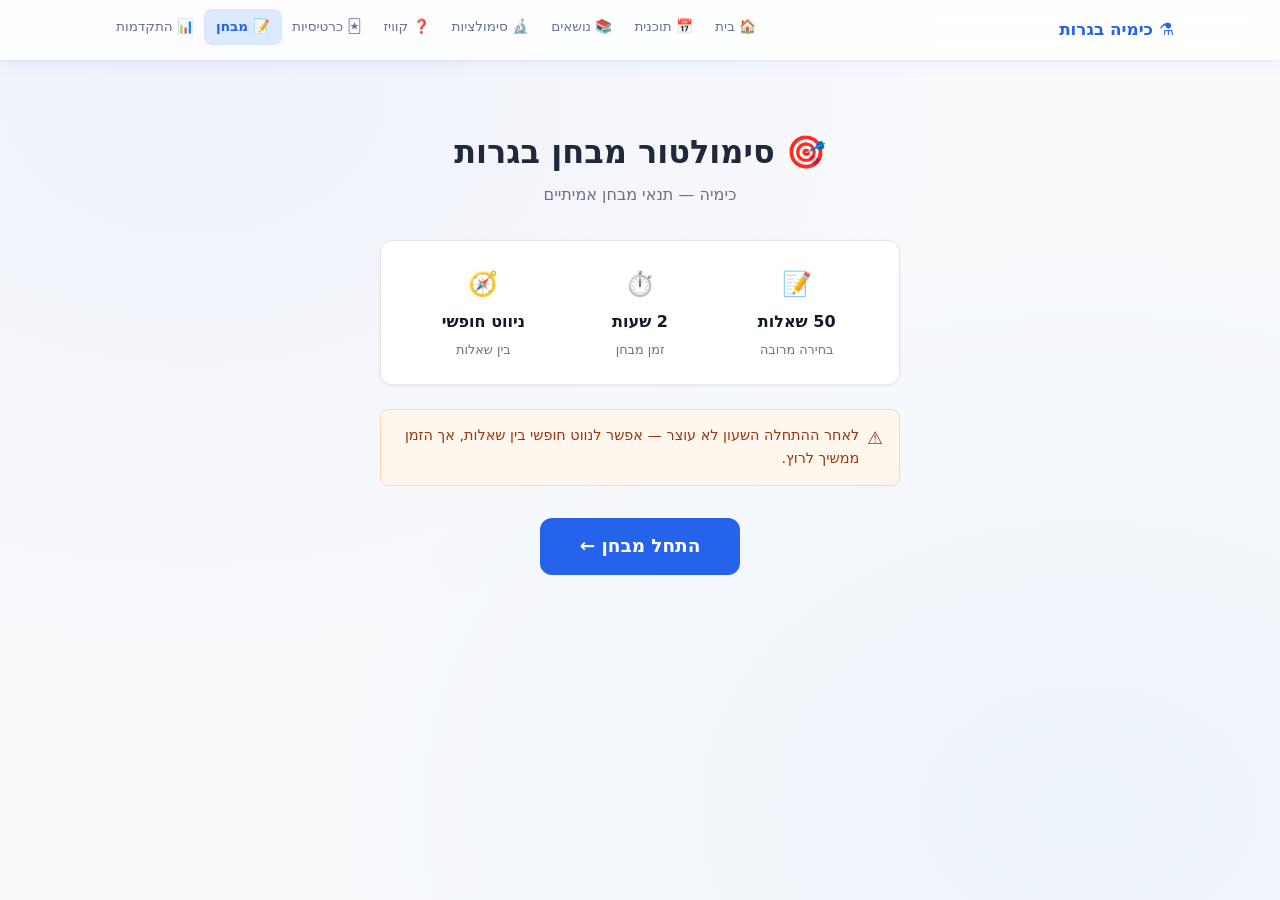
<file: simulator.html>
<!DOCTYPE html>
<html lang="he" dir="rtl">
<head>
  <meta charset="UTF-8">
  <meta name="viewport" content="width=device-width, initial-scale=1.0">
  <title>כימיה בגרות — סימולטור מבחן</title>
  <link rel="stylesheet" href="css/base.css">
  <link rel="stylesheet" href="css/layout.css">
  <link rel="stylesheet" href="css/components.css">
  <link rel="stylesheet" href="css/animations.css">
  <link rel="stylesheet" href="css/quiz.css">
  <style>
    /* Pre-exam screen */
    #pre-exam-screen {
      max-width: 520px;
      margin: 3rem auto;
      text-align: center;
    }
    #pre-exam-screen h1 {
      font-size: 2rem;
      margin: 0 0 0.5rem;
    }
    #pre-exam-screen .exam-subtitle {
      color: var(--color-text-muted, #6b7280);
      margin-bottom: 2rem;
    }

    .exam-info-card {
      background: var(--color-surface, #fff);
      border: 1px solid var(--color-border, #e5e7eb);
      border-radius: 0.75rem;
      padding: 1.5rem 2rem;
      margin-bottom: 1.5rem;
      box-shadow: 0 1px 3px rgba(0,0,0,0.06);
    }
    .exam-info-grid {
      display: grid;
      grid-template-columns: repeat(3, 1fr);
      gap: 1rem;
      margin-bottom: 0;
    }
    @media (max-width: 480px) {
      .exam-info-grid { grid-template-columns: 1fr; }
    }
    .exam-info-item {
      display: flex;
      flex-direction: column;
      align-items: center;
      gap: 0.25rem;
    }
    .exam-info-item .info-icon { font-size: 1.5rem; }
    .exam-info-item .info-value {
      font-size: 1rem;
      font-weight: 700;
      color: var(--color-text, #111827);
    }
    .exam-info-item .info-label {
      font-size: 0.8rem;
      color: var(--color-text-muted, #6b7280);
    }

    .exam-warning {
      display: flex;
      align-items: flex-start;
      gap: 0.5rem;
      background: #fff7ed;
      border: 1px solid #fed7aa;
      border-radius: 0.5rem;
      padding: 0.85rem 1rem;
      margin-bottom: 2rem;
      text-align: right;
      font-size: 0.9rem;
      color: #9a3412;
    }
    .exam-warning .warn-icon { font-size: 1.1rem; flex-shrink: 0; }

    .btn-start-exam {
      display: inline-flex;
      align-items: center;
      gap: 0.5rem;
      padding: 0.85rem 2.5rem;
      background: var(--color-primary, #2563eb);
      color: #fff;
      border: none;
      border-radius: 0.75rem;
      font-size: 1.15rem;
      font-weight: 700;
      cursor: pointer;
      font-family: inherit;
      transition: transform 0.15s, box-shadow 0.15s;
    }
    .btn-start-exam:hover {
      transform: translateY(-2px);
      box-shadow: 0 4px 16px rgba(37,99,235,0.3);
    }

    /* Simulator area */
    #simulator-area {
      display: none;
    }
    #simulator-area.visible {
      display: block;
    }

    /* Sticky exam header */
    .sim-header {
      position: sticky;
      top: 0;
      z-index: 100;
      background: var(--color-surface, #fff);
      border-bottom: 1px solid var(--color-border, #e5e7eb);
      padding: 0.65rem 1rem;
      display: flex;
      align-items: center;
      justify-content: space-between;
      gap: 1rem;
      box-shadow: 0 2px 4px rgba(0,0,0,0.06);
    }

    #sim-timer {
      display: flex;
      align-items: center;
      gap: 0.4rem;
      font-size: 1.25rem;
      font-weight: 700;
      color: var(--color-text, #111827);
      font-variant-numeric: tabular-nums;
      direction: ltr;
    }
    #sim-timer.warning { color: #dc2626; }
    #sim-timer.critical { color: #dc2626; animation: pulse 1s infinite; }
    @keyframes pulse {
      0%, 100% { opacity: 1; }
      50% { opacity: 0.5; }
    }

    .sim-header-info {
      font-size: 0.9rem;
      color: var(--color-text-muted, #6b7280);
    }

    #sim-nav-toggle {
      padding: 0.4rem 0.85rem;
      border-radius: 0.5rem;
      border: 1px solid var(--color-border, #e5e7eb);
      background: #f9fafb;
      font-size: 0.85rem;
      cursor: pointer;
      font-family: inherit;
    }
    #sim-nav-toggle:hover { background: #e5e7eb; }

    /* Question navigation grid (collapsible) */
    #sim-question-nav {
      background: #f9fafb;
      border-bottom: 1px solid var(--color-border, #e5e7eb);
      padding: 0.75rem 1rem;
    }
    #sim-question-nav.collapsed { display: none; }

    .sim-nav-grid {
      display: flex;
      flex-wrap: wrap;
      gap: 0.4rem;
    }
    .sim-nav-btn {
      width: 36px;
      height: 36px;
      border-radius: 0.4rem;
      border: 1px solid var(--color-border, #e5e7eb);
      background: var(--color-surface, #fff);
      font-size: 0.8rem;
      font-weight: 600;
      cursor: pointer;
      font-family: inherit;
      transition: background 0.12s, border-color 0.12s;
      display: flex;
      align-items: center;
      justify-content: center;
    }
    .sim-nav-btn:hover { background: #dbeafe; }
    .sim-nav-btn.answered {
      background: #d1fae5;
      border-color: #34d399;
      color: #065f46;
    }
    .sim-nav-btn.current {
      background: var(--color-primary, #2563eb);
      border-color: var(--color-primary, #2563eb);
      color: #fff;
    }

    /* Question display area */
    #sim-question {
      padding: 1.75rem 1rem;
      max-width: 720px;
      margin: 0 auto;
      min-height: 300px;
    }
    .sim-q-header {
      display: flex;
      align-items: center;
      justify-content: space-between;
      margin-bottom: 1.25rem;
      flex-wrap: wrap;
      gap: 0.5rem;
    }
    .sim-q-number {
      font-size: 0.9rem;
      font-weight: 700;
      color: var(--color-text-muted, #6b7280);
    }
    .sim-q-nav-btns {
      display: flex;
      gap: 0.5rem;
    }
    .sim-q-nav-btns button {
      padding: 0.4rem 0.9rem;
      border-radius: 0.5rem;
      border: 1px solid var(--color-border, #e5e7eb);
      background: var(--color-surface, #fff);
      font-size: 0.85rem;
      cursor: pointer;
      font-family: inherit;
    }
    .sim-q-nav-btns button:hover { background: #f3f4f6; }

    .sim-q-text {
      font-size: 1.05rem;
      line-height: 1.75;
      color: var(--color-text, #111827);
      margin-bottom: 1.25rem;
    }

    .sim-options {
      display: flex;
      flex-direction: column;
      gap: 0.6rem;
      margin-bottom: 1.5rem;
    }
    .sim-option-btn {
      display: flex;
      align-items: flex-start;
      gap: 0.75rem;
      padding: 0.85rem 1rem;
      border-radius: 0.5rem;
      border: 2px solid var(--color-border, #e5e7eb);
      background: var(--color-surface, #fff);
      text-align: right;
      cursor: pointer;
      font-family: inherit;
      font-size: 0.95rem;
      color: var(--color-text, #111827);
      line-height: 1.5;
      transition: background 0.12s, border-color 0.12s;
      width: 100%;
    }
    .sim-option-btn:hover { background: #f0f9ff; border-color: #93c5fd; }
    .sim-option-btn.selected {
      background: #eff6ff;
      border-color: var(--color-primary, #2563eb);
    }
    .sim-option-letter {
      font-weight: 700;
      color: var(--color-primary, #2563eb);
      min-width: 20px;
      flex-shrink: 0;
    }

    /* Submit button */
    .sim-submit-row {
      max-width: 720px;
      margin: 0 auto;
      padding: 1rem 1rem 2rem;
      display: flex;
      align-items: center;
      justify-content: space-between;
      gap: 1rem;
      flex-wrap: wrap;
    }
    .sim-submit-info {
      font-size: 0.9rem;
      color: var(--color-text-muted, #6b7280);
    }
    .btn-submit-exam {
      padding: 0.75rem 2rem;
      background: #059669;
      color: #fff;
      border: none;
      border-radius: 0.5rem;
      font-size: 1rem;
      font-weight: 700;
      cursor: pointer;
      font-family: inherit;
      transition: opacity 0.15s;
    }
    .btn-submit-exam:hover { opacity: 0.88; }

    /* Results panel */
    #sim-results {
      display: none;
      max-width: 540px;
      margin: 2rem auto;
      background: var(--color-surface, #fff);
      border: 1px solid var(--color-border, #e5e7eb);
      border-radius: 1rem;
      padding: 2rem;
      text-align: center;
      box-shadow: 0 4px 16px rgba(0,0,0,0.08);
    }
    #sim-results.visible { display: block; }
    #sim-results h2 { font-size: 1.5rem; margin: 0 0 0.5rem; }
    .result-score {
      font-size: 3rem;
      font-weight: 700;
      color: var(--color-primary, #2563eb);
      margin: 0.5rem 0;
    }
    .result-detail {
      color: var(--color-text-muted, #6b7280);
      margin-bottom: 1.5rem;
    }
    .btn-retry {
      padding: 0.65rem 1.5rem;
      background: var(--color-primary, #2563eb);
      color: #fff;
      border: none;
      border-radius: 0.5rem;
      font-size: 0.95rem;
      font-weight: 700;
      cursor: pointer;
      font-family: inherit;
      margin: 0.25rem;
    }
    .btn-home-link {
      display: inline-block;
      padding: 0.65rem 1.5rem;
      background: #f3f4f6;
      color: var(--color-text, #111827);
      border-radius: 0.5rem;
      font-size: 0.95rem;
      font-weight: 700;
      text-decoration: none;
      margin: 0.25rem;
    }
  </style>
</head>
<body data-page="simulator">

  <!-- Navigation -->
  <nav class="main-nav">
    <div class="nav-inner">
      <a class="nav-logo" href="index.html">⚗️ כימיה בגרות</a>
      <ul class="nav-links">
        <li><a href="index.html">🏠 בית</a></li>
        <li><a href="study-plan.html">📅 תוכנית</a></li>
        <li><a href="topics.html">📚 נושאים</a></li>
        <li><a href="simulations.html">🔬 סימולציות</a></li>
        <li><a href="quiz.html">❓ קוויז</a></li>
        <li><a href="flashcards.html">🃏 כרטיסיות</a></li>
        <li><a href="simulator.html" class="active">📝 מבחן</a></li>
        <li><a href="progress.html">📊 התקדמות</a></li>
      </ul>
      <button class="nav-burger" aria-label="תפריט" onclick="document.querySelector('.nav-links').classList.toggle('open')">☰</button>
    </div>
  </nav>

  <div class="page-container">

    <!-- Pre-exam screen -->
    <div id="pre-exam-screen">
      <h1>🎯 סימולטור מבחן בגרות</h1>
      <p class="exam-subtitle">כימיה — תנאי מבחן אמיתיים</p>

      <div class="exam-info-card">
        <div class="exam-info-grid">
          <div class="exam-info-item">
            <span class="info-icon">📝</span>
            <span class="info-value">50 שאלות</span>
            <span class="info-label">בחירה מרובה</span>
          </div>
          <div class="exam-info-item">
            <span class="info-icon">⏱️</span>
            <span class="info-value">2 שעות</span>
            <span class="info-label">זמן מבחן</span>
          </div>
          <div class="exam-info-item">
            <span class="info-icon">🧭</span>
            <span class="info-value">ניווט חופשי</span>
            <span class="info-label">בין שאלות</span>
          </div>
        </div>
      </div>

      <div class="exam-warning">
        <span class="warn-icon">⚠️</span>
        <span>לאחר ההתחלה השעון לא עוצר — אפשר לנווט חופשי בין שאלות, אך הזמן ממשיך לרוץ.</span>
      </div>

      <button class="btn-start-exam" id="btn-start-exam">התחל מבחן ←</button>
    </div>

    <!-- Simulator area (hidden until exam starts) -->
    <div id="simulator-area" role="main">

      <!-- Sticky header -->
      <div class="sim-header">
        <div id="sim-timer">⏱️ 02:00:00</div>
        <span class="sim-header-info" id="sim-answered-count">ענית על 0 מתוך 50</span>
        <button id="sim-nav-toggle" onclick="toggleSimNav()">📋 שאלות</button>
      </div>

      <!-- Question navigation grid (collapsible) -->
      <div id="sim-question-nav" class="collapsed">
        <div class="sim-nav-grid" id="sim-nav-grid">
          <!-- Filled by JS -->
        </div>
      </div>

      <!-- Question display -->
      <div id="sim-question">
        <p style="color:var(--color-text-muted,#6b7280);">טוען שאלות...</p>
      </div>

      <!-- Submit row -->
      <div class="sim-submit-row">
        <span class="sim-submit-info" id="sim-submit-info">השלם את כל השאלות לפני ההגשה</span>
        <button class="btn-submit-exam" id="btn-submit-exam">הגש מבחן 📤</button>
      </div>

    </div>

    <!-- Results panel -->
    <div id="sim-results">
      <h2>🏆 תוצאות המבחן</h2>
      <div class="result-score" id="result-score">—</div>
      <p class="result-detail" id="result-detail">—</p>
      <div>
        <button class="btn-retry" onclick="location.reload()">נסה שוב 🔄</button>
        <a href="progress.html" class="btn-home-link">📊 ראה התקדמות</a>
      </div>
    </div>

  </div>

  <script src="js/utils.js"></script>
  <script src="js/storage.js"></script>
  <script src="js/quiz.js"></script>
  <script src="js/simulator.js"></script>
  <script src="js/app.js"></script>
  <script>
    // If BagrutSimulator is defined in simulator.js, delegate to it
    if (typeof BagrutSimulator !== 'undefined' && BagrutSimulator.start) {
      document.getElementById('btn-start-exam').addEventListener('click', () => {
        const preScreen = document.getElementById('pre-exam-screen');
        const simArea = document.getElementById('simulator-area');
        if (preScreen) preScreen.style.display = 'none';
        if (simArea) simArea.classList.add('visible');
        BagrutSimulator.start();
      });
    } else {
      // Fallback self-contained simulator
      (async function initSim() {
        let questions = [];
        let answers = {};
        let currentQ = 0;
        let timerInterval = null;
        let secondsLeft = 2 * 60 * 60; // 2 hours
        let examStarted = false;

        try {
          const res = await fetch('data/questions.json');
          const data = await res.json();
          const allQ = Array.isArray(data) ? data : (data.questions || []);
          // Pick up to 50 questions
          const shuffled = allQ.sort(() => Math.random() - 0.5);
          questions = shuffled.slice(0, Math.min(50, shuffled.length));
        } catch (e) {
          document.getElementById('sim-question').innerHTML =
            '<p style="color:#ef4444">לא ניתן לטעון שאלות.</p>';
        }

        window.toggleSimNav = function() {
          const nav = document.getElementById('sim-question-nav');
          if (nav) nav.classList.toggle('collapsed');
        };

        document.getElementById('btn-start-exam').addEventListener('click', startExam);

        function startExam() {
          if (!questions.length) {
            alert('לא נמצאו שאלות. בדוק את data/questions.json');
            return;
          }
          document.getElementById('pre-exam-screen').style.display = 'none';
          document.getElementById('simulator-area').classList.add('visible');
          examStarted = true;
          buildNavGrid();
          showQuestion(0);
          startTimer();
        }

        function buildNavGrid() {
          const grid = document.getElementById('sim-nav-grid');
          if (!grid) return;
          grid.innerHTML = questions.map((q, i) => `
            <button class="sim-nav-btn${i === 0 ? ' current' : ''}"
                    data-q="${i}"
                    onclick="goToQuestion(${i})">${i + 1}</button>
          `).join('');
        }

        window.goToQuestion = function(idx) {
          currentQ = idx;
          showQuestion(idx);
        };

        function showQuestion(idx) {
          const q = questions[idx];
          if (!q) return;

          // Update nav grid
          document.querySelectorAll('.sim-nav-btn').forEach((btn, i) => {
            btn.classList.toggle('current', i === idx);
            btn.classList.toggle('answered', answers[i] !== undefined);
          });

          // Update answered count
          const answeredCount = Object.keys(answers).length;
          const countEl = document.getElementById('sim-answered-count');
          if (countEl) countEl.textContent = `ענית על ${answeredCount} מתוך ${questions.length}`;

          const letters = ['א', 'ב', 'ג', 'ד'];
          const opts = q.options || q.choices || [];
          const optionsHtml = opts.map((opt, i) => `
            <button class="sim-option-btn${answers[idx] === i ? ' selected' : ''}"
                    data-idx="${i}"
                    onclick="selectAnswer(${idx}, ${i})">
              <span class="sim-option-letter">${letters[i] || (i + 1)}.</span>
              <span>${opt}</span>
            </button>
          `).join('');

          const submitInfo = document.getElementById('sim-submit-info');
          if (submitInfo) {
            const unanswered = questions.length - Object.keys(answers).length;
            submitInfo.textContent = unanswered > 0
              ? `נשארו ${unanswered} שאלות ללא מענה`
              : 'כל השאלות נענו — אפשר להגיש!';
          }

          document.getElementById('sim-question').innerHTML = `
            <div class="sim-q-header">
              <span class="sim-q-number">שאלה ${idx + 1} מתוך ${questions.length}</span>
              <div class="sim-q-nav-btns">
                ${idx > 0 ? `<button onclick="goToQuestion(${idx - 1})">← הקודמת</button>` : ''}
                ${idx < questions.length - 1 ? `<button onclick="goToQuestion(${idx + 1})">הבאה →</button>` : ''}
              </div>
            </div>
            <div class="sim-q-text">${q.question || q.text || ''}</div>
            <div class="sim-options">${optionsHtml}</div>
          `;
        }

        window.selectAnswer = function(qIdx, optIdx) {
          answers[qIdx] = optIdx;
          showQuestion(qIdx);
        };

        function startTimer() {
          const timerEl = document.getElementById('sim-timer');
          timerInterval = setInterval(() => {
            secondsLeft--;
            if (secondsLeft <= 0) {
              clearInterval(timerInterval);
              submitExam();
              return;
            }
            const h = Math.floor(secondsLeft / 3600);
            const m = Math.floor((secondsLeft % 3600) / 60);
            const s = secondsLeft % 60;
            const str = `⏱️ ${String(h).padStart(2,'0')}:${String(m).padStart(2,'0')}:${String(s).padStart(2,'0')}`;
            if (timerEl) {
              timerEl.textContent = str;
              timerEl.classList.toggle('warning', secondsLeft <= 600);
              timerEl.classList.toggle('critical', secondsLeft <= 120);
            }
          }, 1000);
        }

        document.getElementById('btn-submit-exam').addEventListener('click', () => {
          const unanswered = questions.length - Object.keys(answers).length;
          if (unanswered > 0) {
            if (!confirm(`נשארו ${unanswered} שאלות ללא מענה. האם להגיש בכל זאת?`)) return;
          }
          submitExam();
        });

        function submitExam() {
          if (timerInterval) clearInterval(timerInterval);
          let correct = 0;
          questions.forEach((q, i) => {
            const correctIdx = q.correctIndex ?? q.correct ?? q.answer;
            if (answers[i] !== undefined && answers[i] === correctIdx) correct++;
          });
          const pct = questions.length > 0 ? Math.round((correct / questions.length) * 100) : 0;

          document.getElementById('simulator-area').style.display = 'none';
          const results = document.getElementById('sim-results');
          results.classList.add('visible');
          document.getElementById('result-score').textContent = pct + '%';
          document.getElementById('result-detail').textContent =
            `${correct} תשובות נכונות מתוך ${questions.length} שאלות`;

          // Save to storage
          if (typeof Storage !== 'undefined' && Storage.recordSimulator) {
            Storage.recordSimulator({ score: pct, correct, total: questions.length, date: Date.now() });
          }
        }
      })();
    }
  </script>
</body>
</html>
</file>
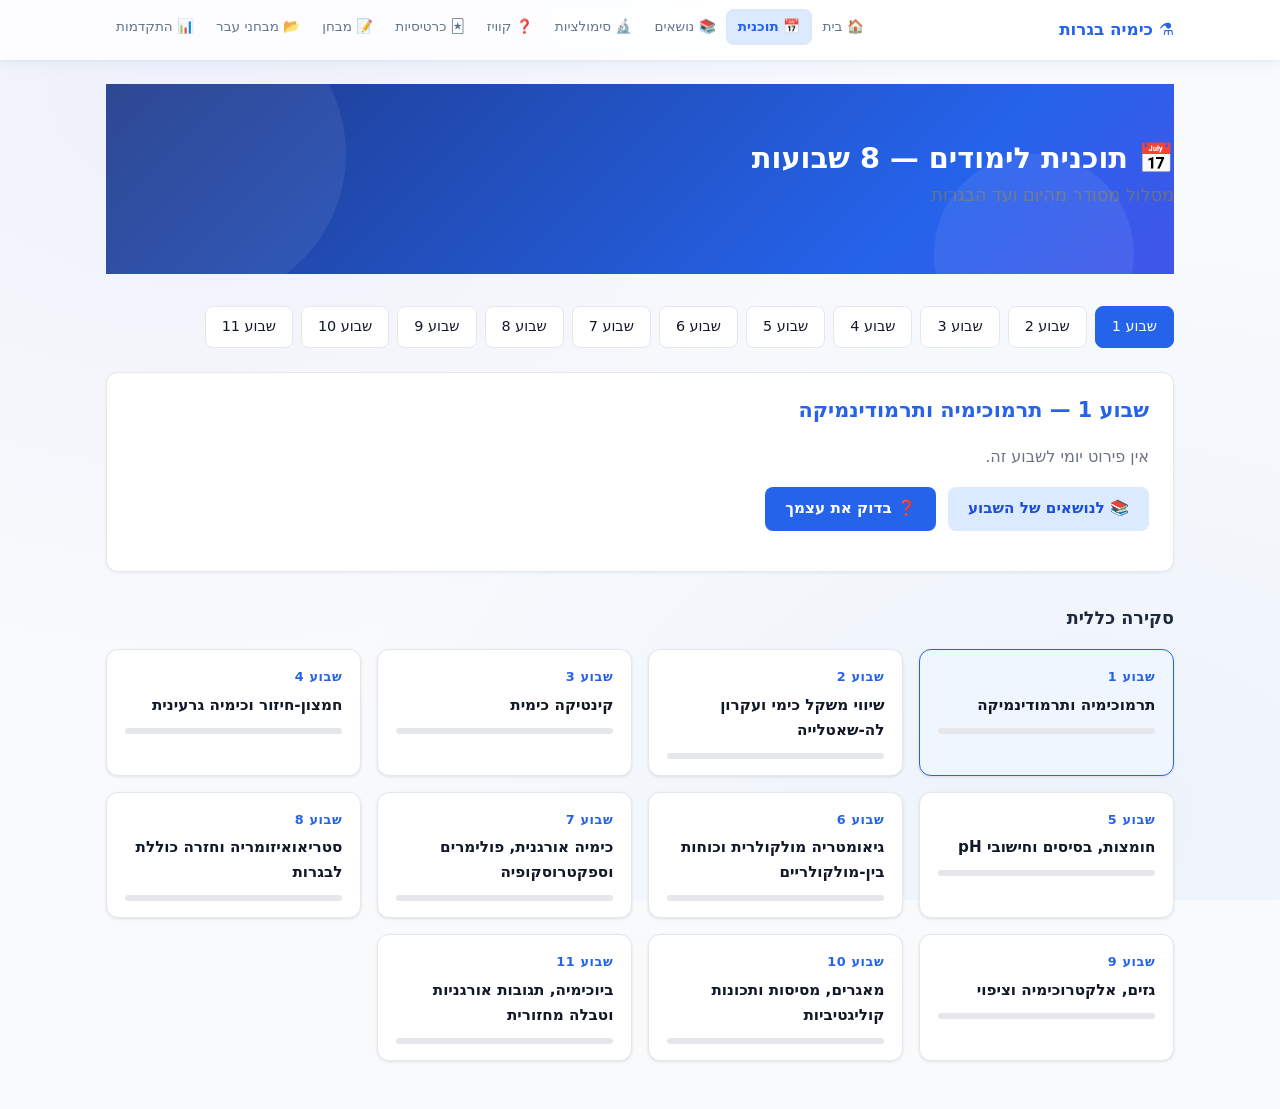
<file: study-plan.html>
<!DOCTYPE html>
<html lang="he" dir="rtl">
<head>
  <meta charset="UTF-8">
  <meta name="viewport" content="width=device-width, initial-scale=1.0">
  <title>כימיה בגרות — תוכנית לימודים</title>
  <link rel="stylesheet" href="css/base.css">
  <link rel="stylesheet" href="css/layout.css">
  <link rel="stylesheet" href="css/components.css">
  <link rel="stylesheet" href="css/animations.css">
  <style>
    .page-header {
      margin-bottom: 2rem;
    }
    .page-header h1 {
      font-size: 1.8rem;
      margin: 0 0 0.25rem;
    }
    .page-header p {
      color: var(--color-text-muted, #6b7280);
      margin: 0;
    }

    /* Week tabs */
    .week-tabs {
      display: flex;
      flex-wrap: wrap;
      gap: 0.5rem;
      margin-bottom: 1.5rem;
    }
    .week-tab-btn {
      padding: 0.5rem 1rem;
      border-radius: 0.5rem;
      border: 1px solid var(--color-border, #e5e7eb);
      background: var(--color-surface, #fff);
      color: var(--color-text, #111827);
      font-size: 0.9rem;
      cursor: pointer;
      transition: background 0.15s, color 0.15s;
      font-family: inherit;
    }
    .week-tab-btn:hover {
      background: #dbeafe;
    }
    .week-tab-btn.active {
      background: var(--color-primary, #2563eb);
      color: #fff;
      border-color: var(--color-primary, #2563eb);
    }

    /* Week detail panel */
    #week-detail {
      background: var(--color-surface, #fff);
      border: 1px solid var(--color-border, #e5e7eb);
      border-radius: 0.75rem;
      padding: 1.5rem;
      margin-bottom: 2rem;
      box-shadow: 0 1px 3px rgba(0,0,0,0.06);
      min-height: 200px;
    }
    #week-detail h2 {
      margin: 0 0 0.5rem;
      font-size: 1.3rem;
      color: var(--color-primary, #2563eb);
    }
    #week-detail .week-goal {
      color: var(--color-text-muted, #6b7280);
      margin-bottom: 1.25rem;
      font-style: italic;
    }

    .days-table {
      width: 100%;
      border-collapse: collapse;
      margin-bottom: 1.25rem;
      font-size: 0.95rem;
    }
    .days-table th {
      background: #f3f4f6;
      padding: 0.6rem 0.75rem;
      text-align: right;
      border-bottom: 2px solid var(--color-border, #e5e7eb);
      color: var(--color-text-muted, #6b7280);
      font-weight: 600;
    }
    .days-table td {
      padding: 0.6rem 0.75rem;
      border-bottom: 1px solid var(--color-border, #e5e7eb);
      vertical-align: top;
    }
    .days-table tr:last-child td { border-bottom: none; }
    .days-table tr:nth-child(even) td { background: #fafafa; }

    .detail-actions {
      display: flex;
      gap: 0.75rem;
      flex-wrap: wrap;
    }
    .detail-actions a,
    .detail-actions button {
      padding: 0.6rem 1.25rem;
      border-radius: 0.5rem;
      font-size: 0.95rem;
      font-weight: 600;
      text-decoration: none;
      cursor: pointer;
      font-family: inherit;
      border: none;
      transition: opacity 0.15s;
    }
    .detail-actions a:hover,
    .detail-actions button:hover { opacity: 0.85; }
    .btn-topics-link {
      background: #dbeafe;
      color: #1d4ed8;
    }
    .btn-quiz-link {
      background: var(--color-primary, #2563eb);
      color: #fff;
    }

    /* Overview grid */
    .section-label {
      font-size: 1.1rem;
      font-weight: 700;
      margin: 0 0 1rem;
    }
    .weeks-overview-grid {
      display: grid;
      grid-template-columns: repeat(4, 1fr);
      gap: 1rem;
    }
    @media (max-width: 900px) {
      .weeks-overview-grid { grid-template-columns: repeat(2, 1fr); }
    }
    @media (max-width: 500px) {
      .weeks-overview-grid { grid-template-columns: 1fr; }
    }

    .week-card {
      background: var(--color-surface, #fff);
      border: 1px solid var(--color-border, #e5e7eb);
      border-radius: 0.75rem;
      padding: 1rem 1.1rem;
      cursor: pointer;
      transition: border-color 0.15s, box-shadow 0.15s;
    }
    .week-card:hover {
      border-color: var(--color-primary, #2563eb);
      box-shadow: 0 2px 8px rgba(37,99,235,0.1);
    }
    .week-card.active {
      border-color: var(--color-primary, #2563eb);
      background: #eff6ff;
    }
    .week-card .card-num {
      font-size: 0.8rem;
      font-weight: 700;
      color: var(--color-primary, #2563eb);
      text-transform: uppercase;
      letter-spacing: 0.05em;
      margin-bottom: 0.35rem;
    }
    .week-card .card-title {
      font-size: 0.95rem;
      font-weight: 600;
      color: var(--color-text, #111827);
      margin-bottom: 0.3rem;
    }
    .week-card .card-goal {
      font-size: 0.8rem;
      color: var(--color-text-muted, #6b7280);
      line-height: 1.4;
    }
    .week-card .card-progress {
      margin-top: 0.6rem;
      background: #e5e7eb;
      border-radius: 999px;
      height: 6px;
      overflow: hidden;
    }
    .week-card .card-progress-fill {
      height: 100%;
      background: var(--color-primary, #2563eb);
      border-radius: 999px;
      transition: width 0.4s;
    }
  </style>
</head>
<body data-page="study-plan">

  <!-- Navigation -->
  <nav class="main-nav">
    <div class="nav-inner">
      <a class="nav-logo" href="index.html">⚗️ כימיה בגרות</a>
      <ul class="nav-links">
        <li><a href="index.html">🏠 בית</a></li>
        <li><a href="study-plan.html" class="active">📅 תוכנית</a></li>
        <li><a href="topics.html">📚 נושאים</a></li>
        <li><a href="simulations.html">🔬 סימולציות</a></li>
        <li><a href="quiz.html">❓ קוויז</a></li>
        <li><a href="flashcards.html">🃏 כרטיסיות</a></li>
        <li><a href="simulator.html">📝 מבחן</a></li>
        <li><a href="past-exams.html">📂 מבחני עבר</a></li>
        <li><a href="progress.html">📊 התקדמות</a></li>
      </ul>
      <button class="nav-burger" aria-label="תפריט" onclick="document.querySelector('.nav-links').classList.toggle('open')">☰</button>
    </div>
  </nav>

  <main class="page-container">

    <div class="page-header">
      <h1>📅 תוכנית לימודים — 8 שבועות</h1>
      <p>מסלול מסודר מהיום ועד הבגרות</p>
    </div>

    <!-- Week selector tabs -->
    <div class="week-tabs" id="week-tabs" role="tablist" aria-label="בחירת שבוע">
      <!-- Filled by JS -->
      <button class="week-tab-btn" data-week="1">שבוע 1</button>
      <button class="week-tab-btn" data-week="2">שבוע 2</button>
      <button class="week-tab-btn" data-week="3">שבוע 3</button>
      <button class="week-tab-btn" data-week="4">שבוע 4</button>
      <button class="week-tab-btn" data-week="5">שבוע 5</button>
      <button class="week-tab-btn" data-week="6">שבוע 6</button>
      <button class="week-tab-btn" data-week="7">שבוע 7</button>
      <button class="week-tab-btn" data-week="8">שבוע 8</button>
      <button class="week-tab-btn" data-week="9">שבוע 9</button>
      <button class="week-tab-btn" data-week="10">שבוע 10</button>
      <button class="week-tab-btn" data-week="11">שבוע 11</button>
    </div>

    <!-- Week detail panel -->
    <div id="week-detail" role="tabpanel">
      <p style="color:var(--color-text-muted,#6b7280);">טוען תוכנית...</p>
    </div>

    <!-- Overview grid -->
    <p class="section-label">סקירה כללית</p>
    <div class="weeks-overview-grid" id="weeks-overview-grid">
      <!-- Filled by JS -->
    </div>

  </main>

  <script src="js/utils.js"></script>
  <script src="js/storage.js"></script>
  <script src="js/app.js"></script>
  <script>
    (async function initStudyPlan() {
      let planData = null;

      try {
        const res = await fetch('data/study-plan.json');
        planData = await res.json();
      } catch (e) {
        document.getElementById('week-detail').innerHTML =
          '<p style="color:#ef4444">לא ניתן לטעון את תוכנית הלימודים.</p>';
        return;
      }

      const weeks = planData.weeks || planData || [];

      // Render overview grid
      const grid = document.getElementById('weeks-overview-grid');
      if (grid) {
        grid.innerHTML = weeks.map((w, i) => {
          const num = w.week || (i + 1);
          const pct = (typeof Storage !== 'undefined' && Storage.getWeekProgress)
            ? Storage.getWeekProgress(num) : 0;
          return `
            <div class="week-card" data-week="${num}" onclick="showWeek(${num})">
              <div class="card-num">שבוע ${num}</div>
              <div class="card-title">${w.title || ''}</div>
              <div class="card-goal">${w.goal || ''}</div>
              <div class="card-progress">
                <div class="card-progress-fill" style="width:${pct}%"></div>
              </div>
            </div>
          `;
        }).join('');
      }

      // Tab click handlers
      document.querySelectorAll('.week-tab-btn').forEach(btn => {
        btn.addEventListener('click', () => {
          const num = parseInt(btn.dataset.week, 10);
          showWeek(num);
        });
      });

      window.showWeek = function(num) {
        // Update tab active state
        document.querySelectorAll('.week-tab-btn').forEach(b => {
          b.classList.toggle('active', parseInt(b.dataset.week, 10) === num);
        });
        // Update card active state
        document.querySelectorAll('.week-card').forEach(c => {
          c.classList.toggle('active', parseInt(c.dataset.week, 10) === num);
        });

        const w = weeks.find(w2 => (w2.week || 0) === num) || weeks[num - 1];
        const panel = document.getElementById('week-detail');
        if (!panel) return;
        if (!w) {
          panel.innerHTML = '<p>אין מידע לשבוע זה.</p>';
          return;
        }

        const days = w.days || [];
        const daysHtml = days.length ? `
          <table class="days-table">
            <thead>
              <tr>
                <th>יום</th>
                <th>פעילות</th>
                <th>משך</th>
              </tr>
            </thead>
            <tbody>
              ${days.map((d, i) => `
                <tr>
                  <td><strong>יום ${d.day || (i + 1)}</strong></td>
                  <td>${d.activity || ''}</td>
                  <td>${d.duration || ''}</td>
                </tr>
              `).join('')}
            </tbody>
          </table>
        ` : '<p style="color:var(--color-text-muted,#6b7280)">אין פירוט יומי לשבוע זה.</p>';

        const topicParam = (w.topicIds && w.topicIds.length) ? '?week=' + num : '';

        panel.innerHTML = `
          <h2>שבוע ${w.week || num} — ${w.title || ''}</h2>
          <p class="week-goal">${w.goal || ''}</p>
          ${daysHtml}
          <div class="detail-actions">
            <a href="topics.html${topicParam}" class="btn-topics-link">📚 לנושאים של השבוע</a>
            <a href="quiz.html?week=${num}" class="btn-quiz-link">❓ בדוק את עצמך</a>
          </div>
        `;
      };

      // Activate week 1 on load
      showWeek(1);
    })();
  </script>
</body>
</html>
</file>
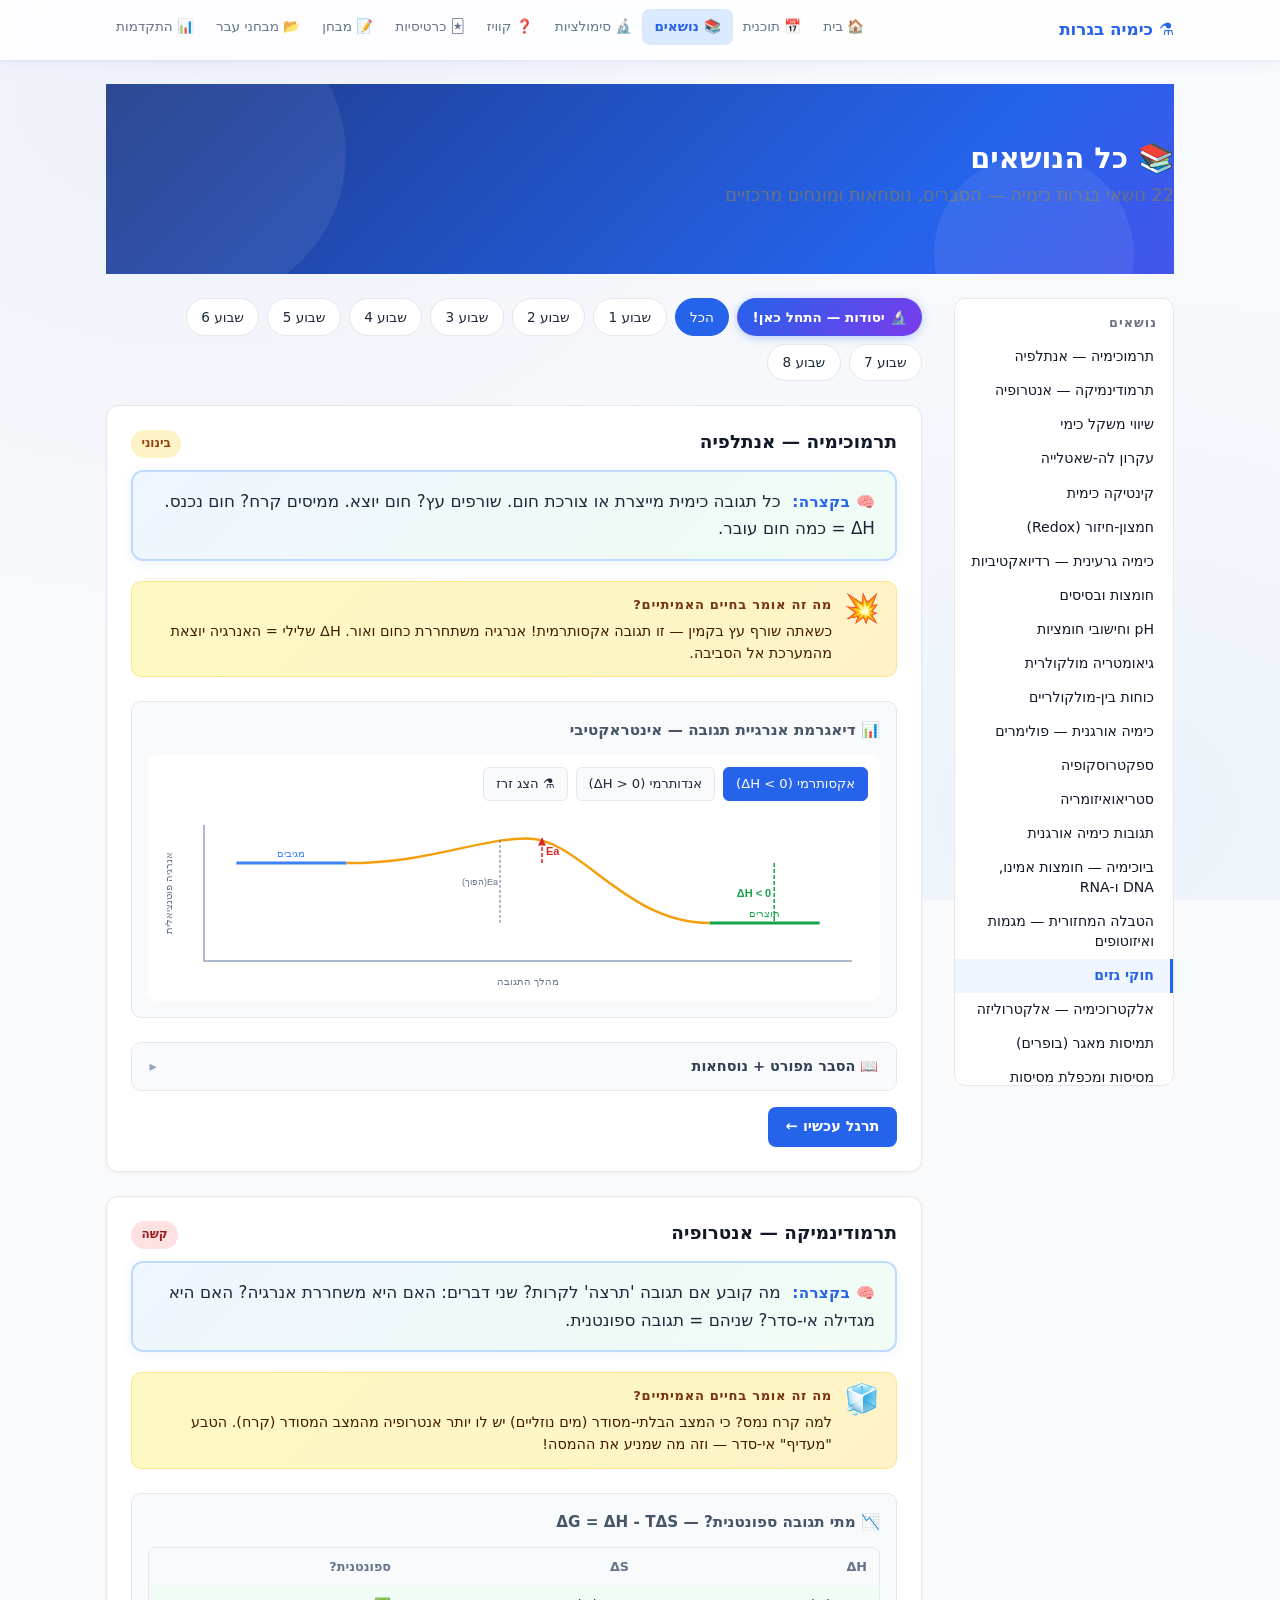
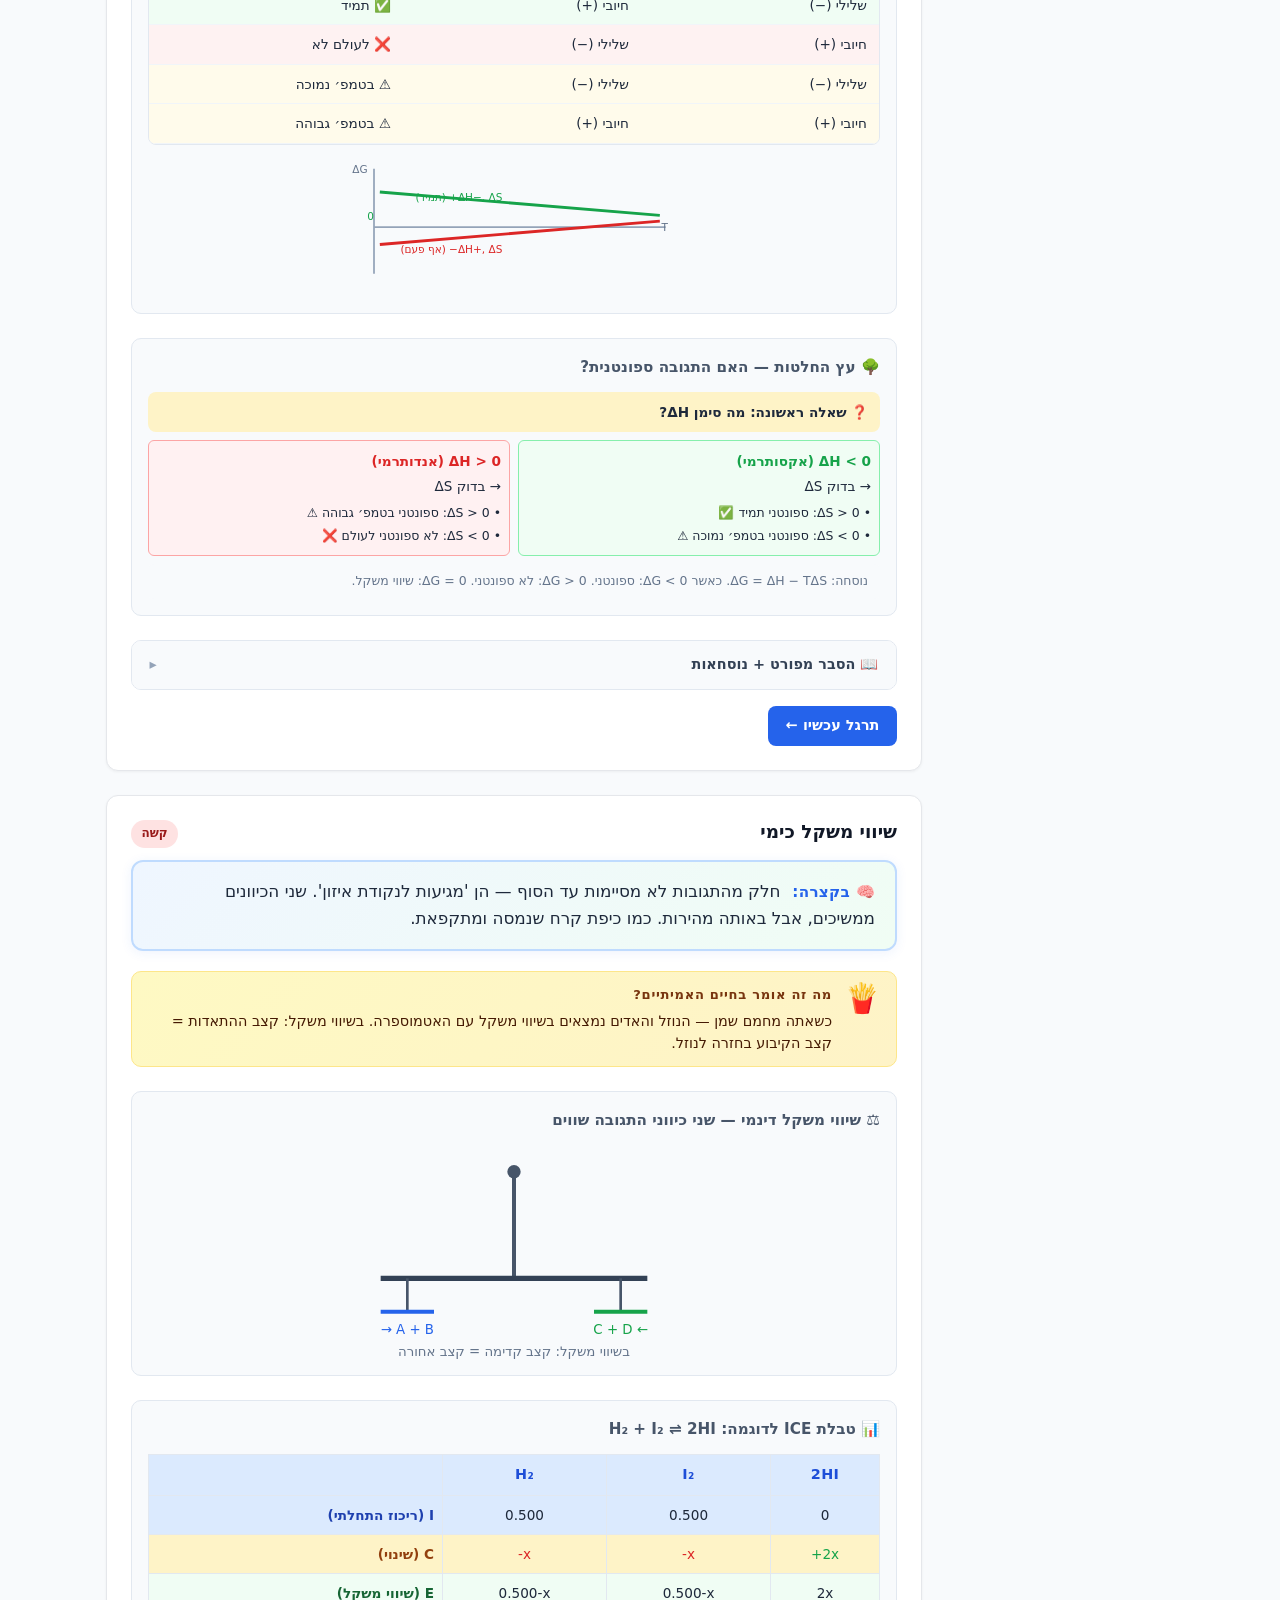
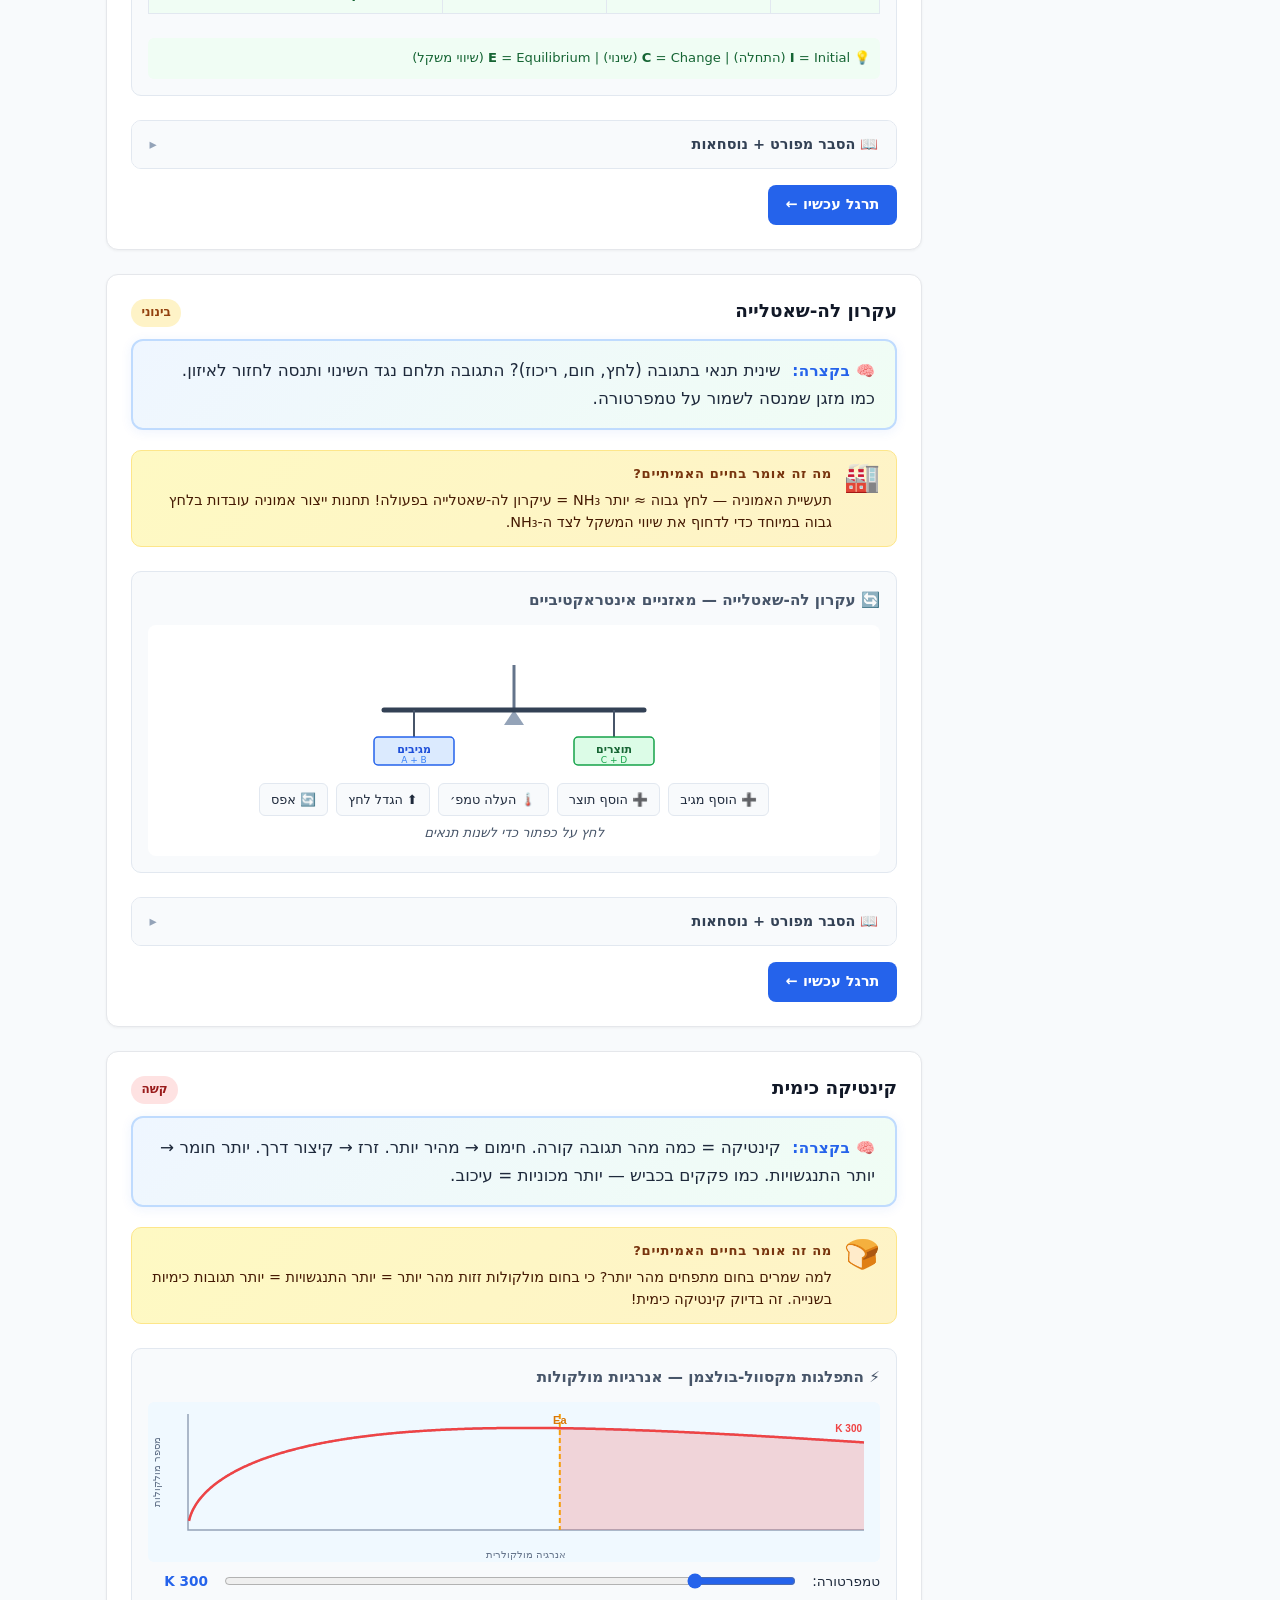
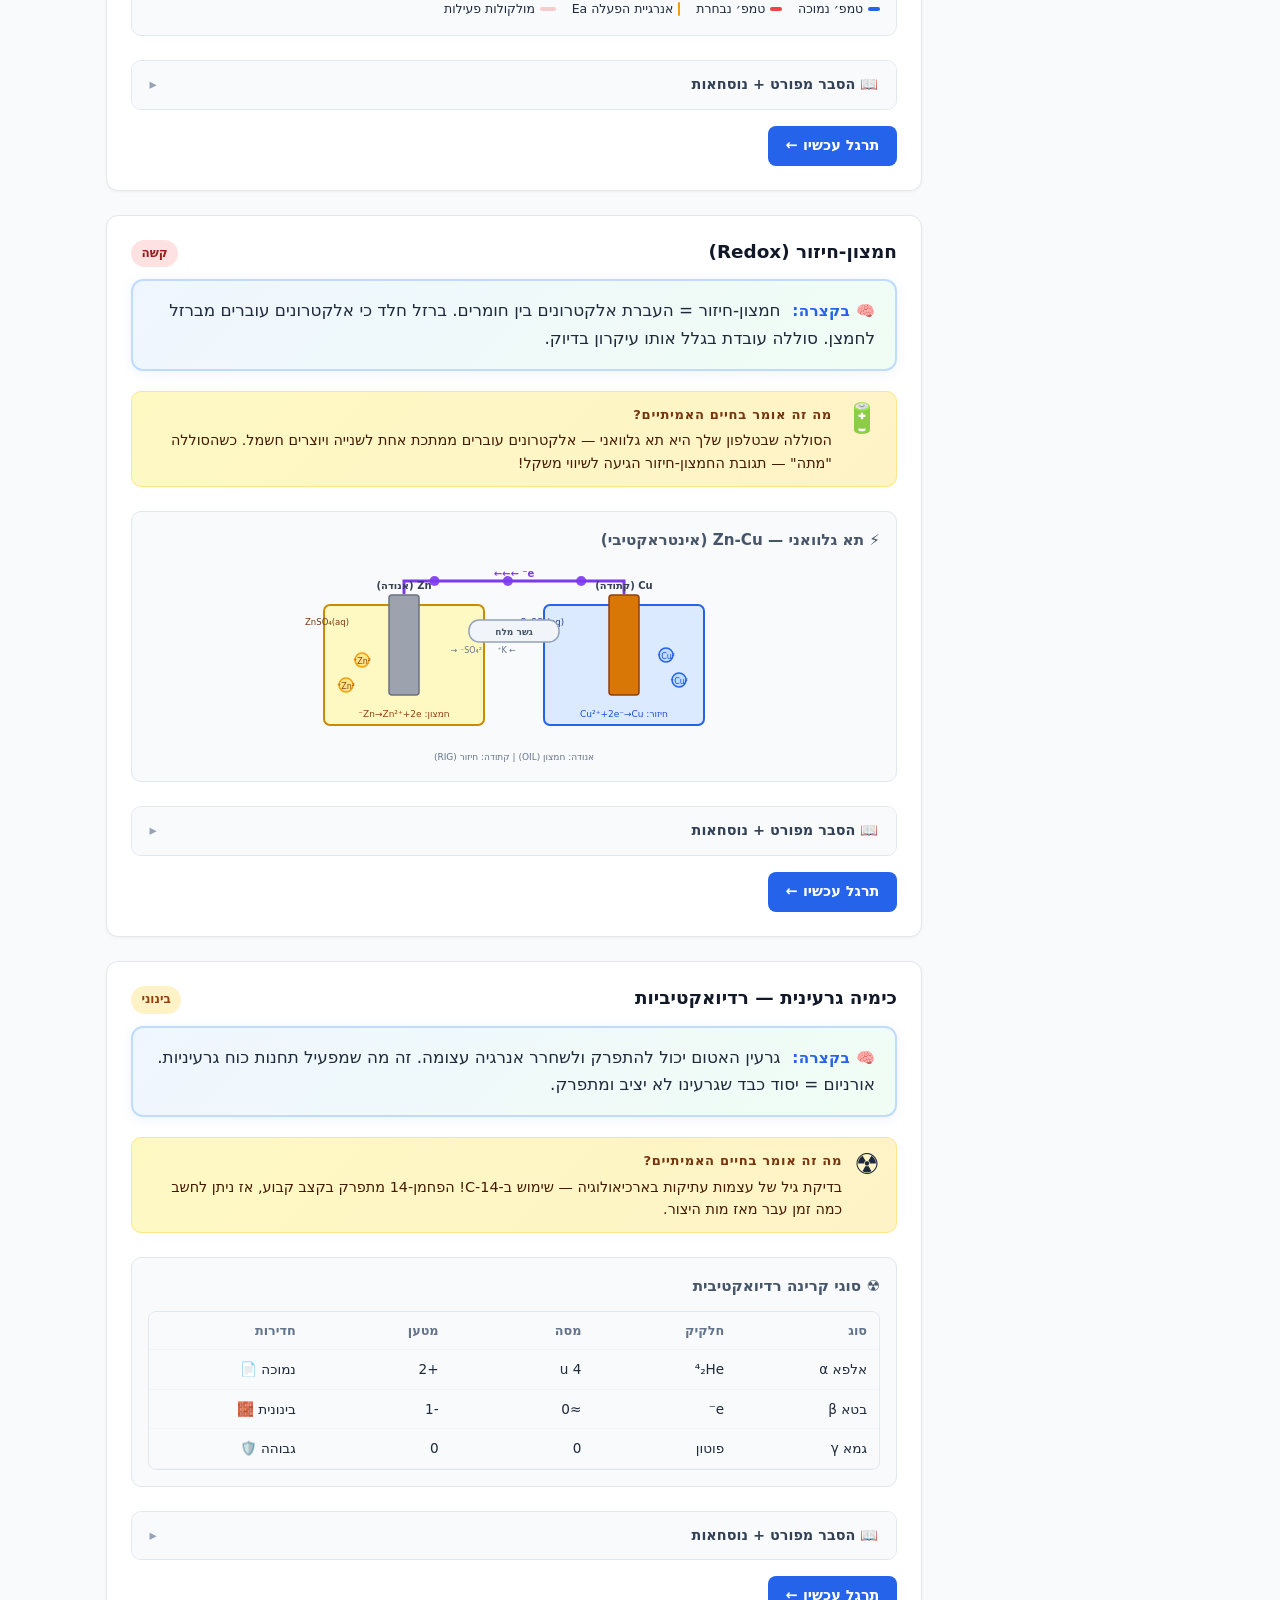
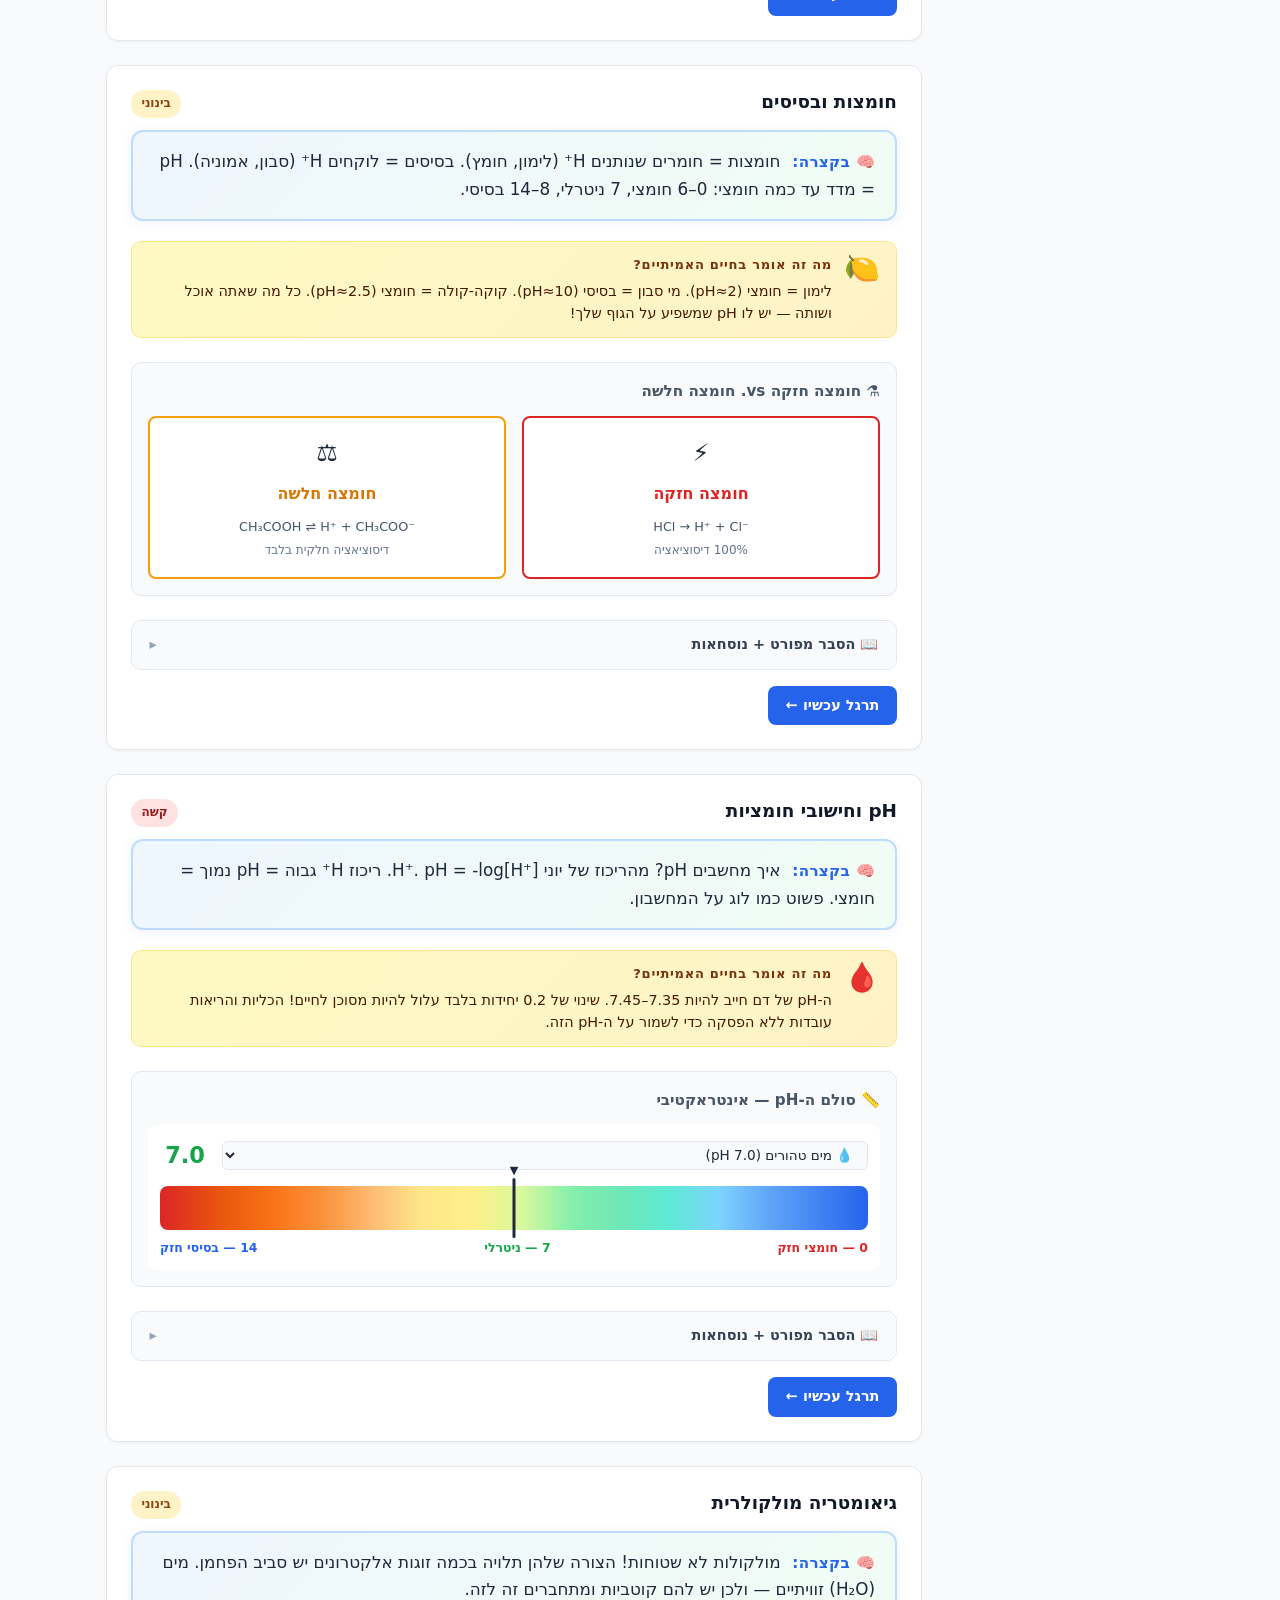
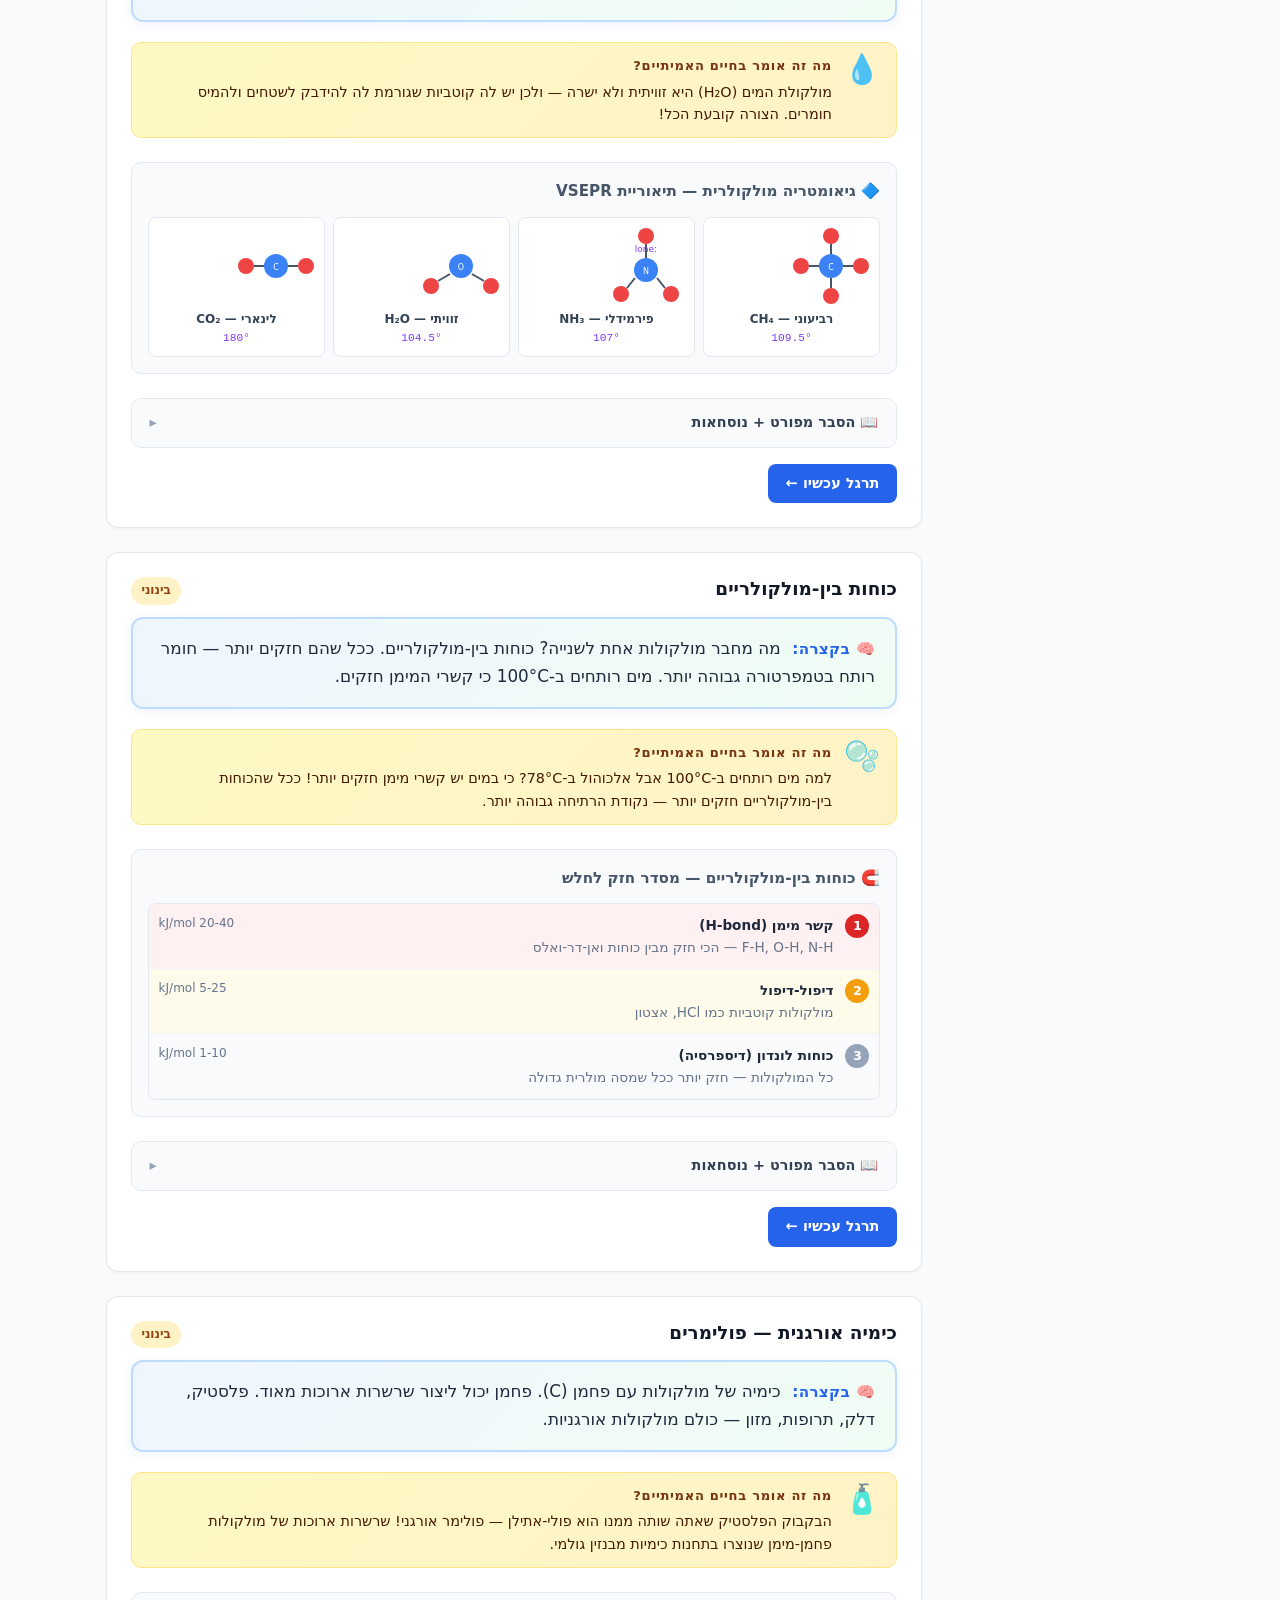
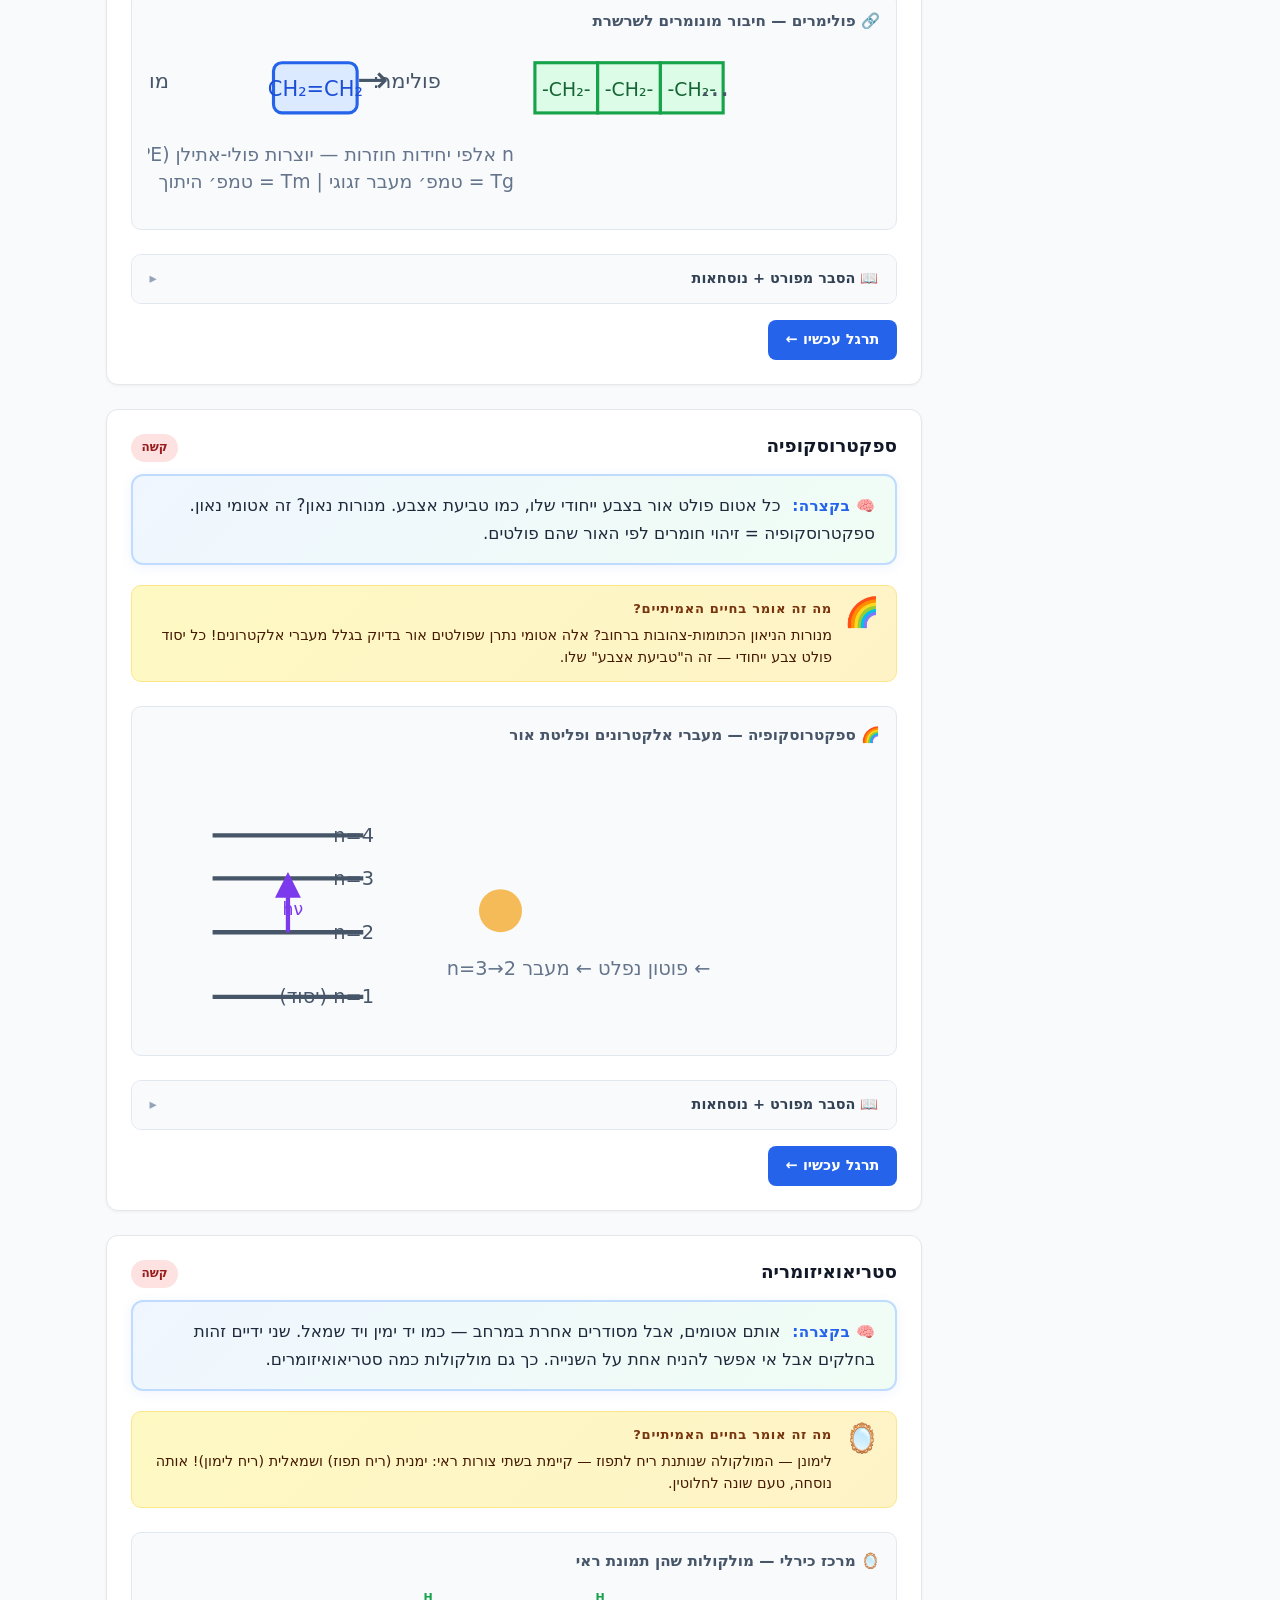
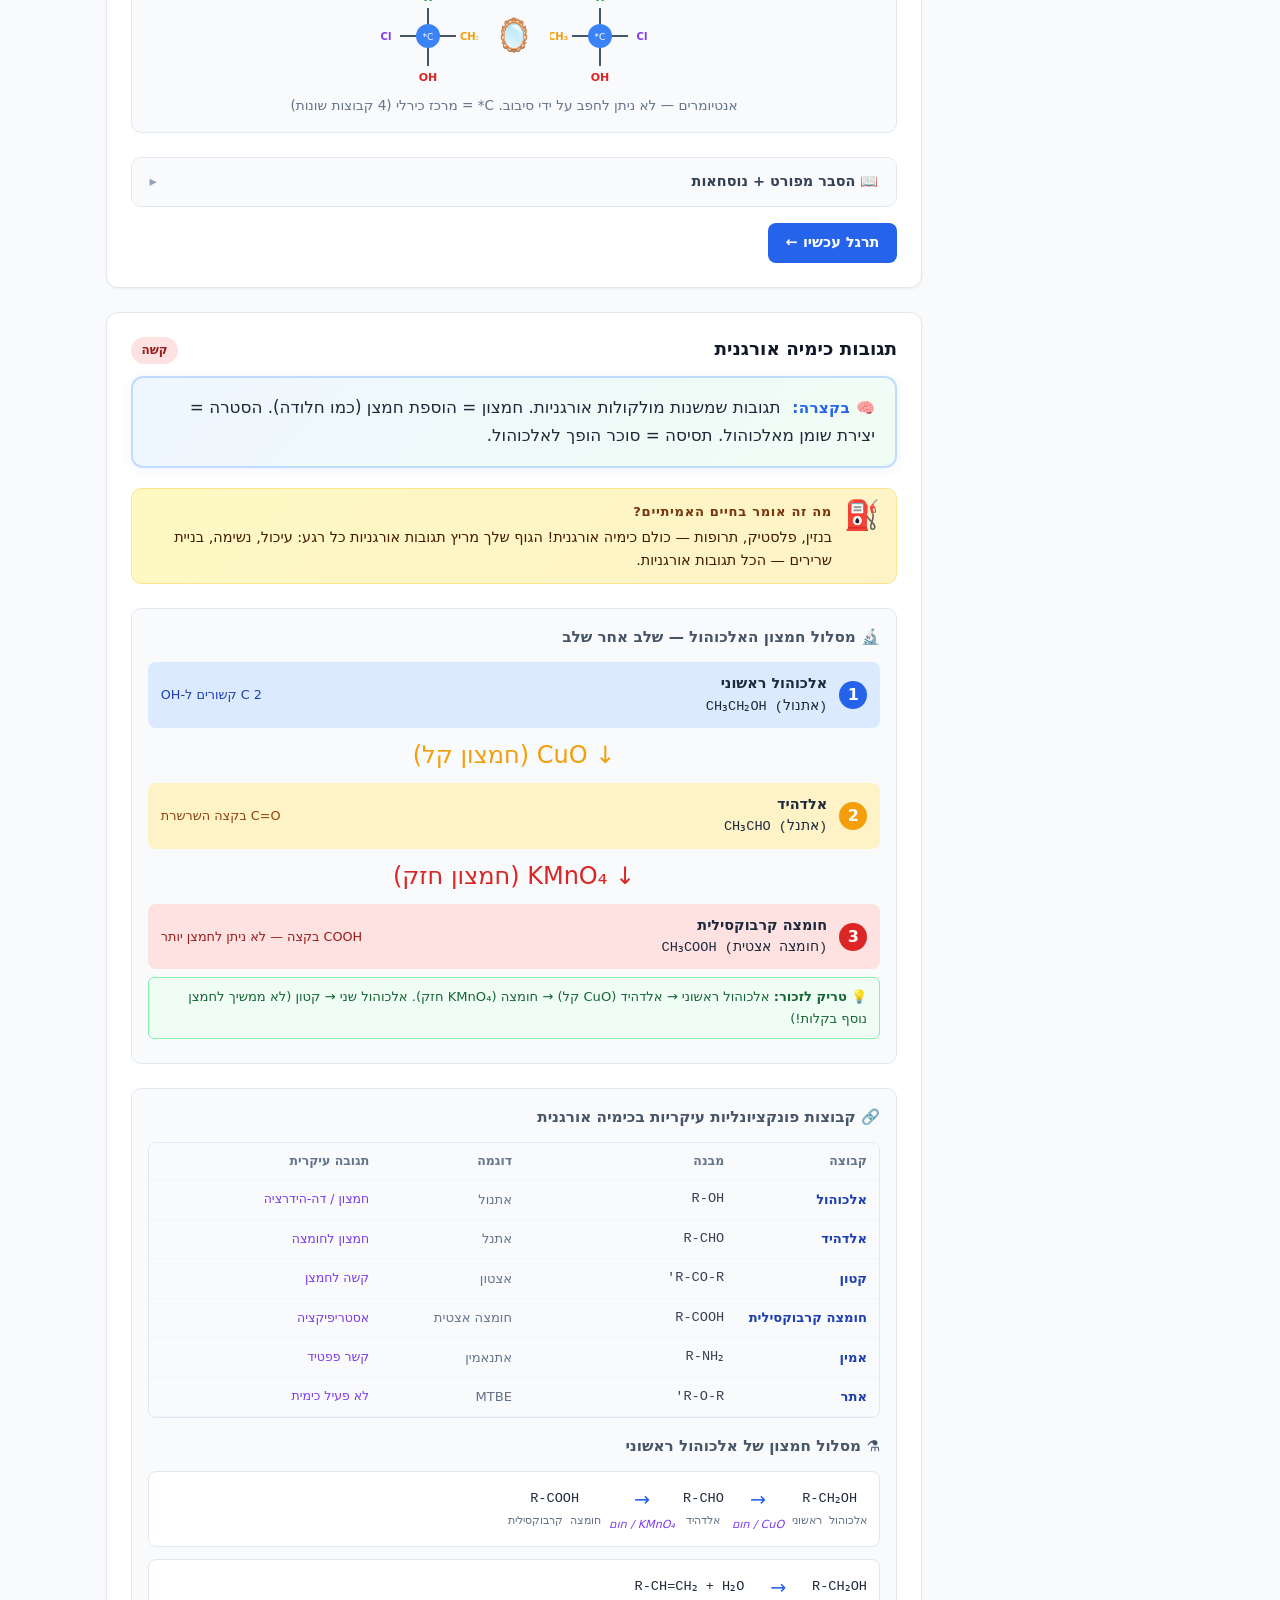
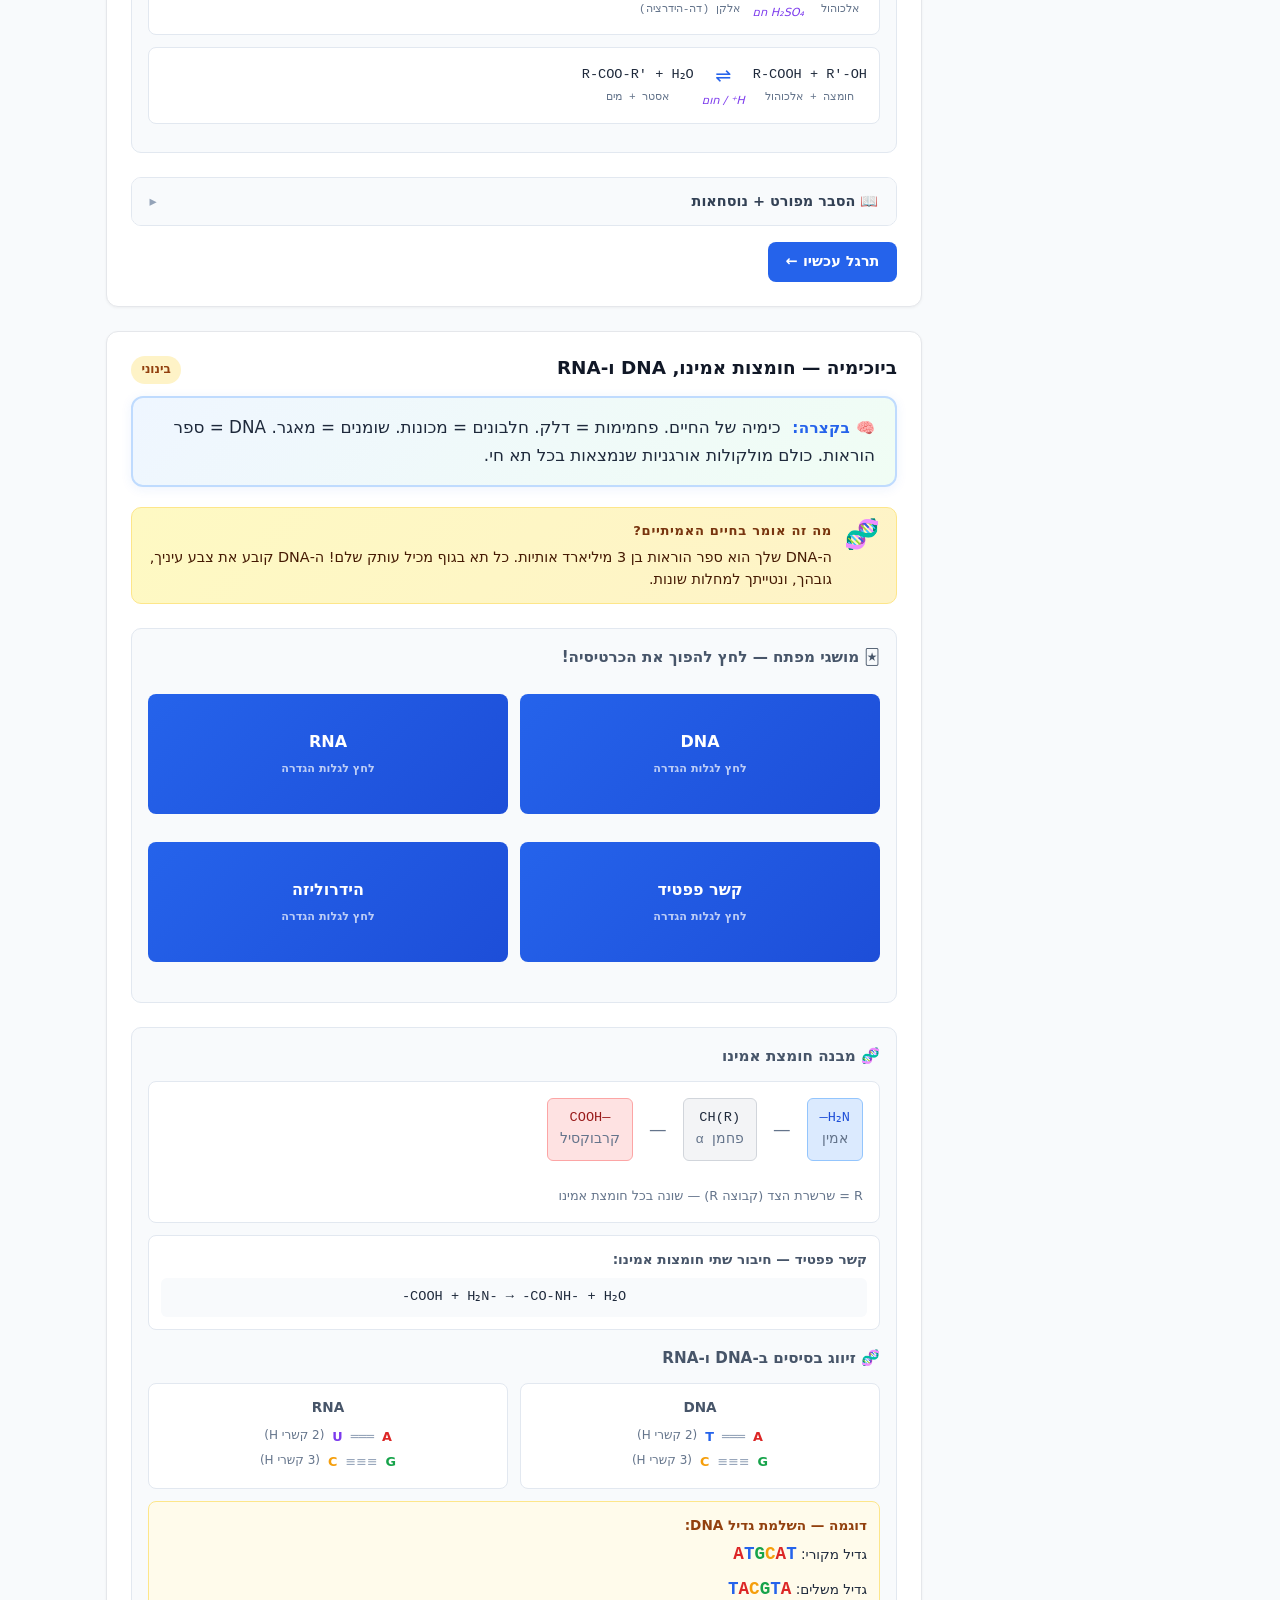
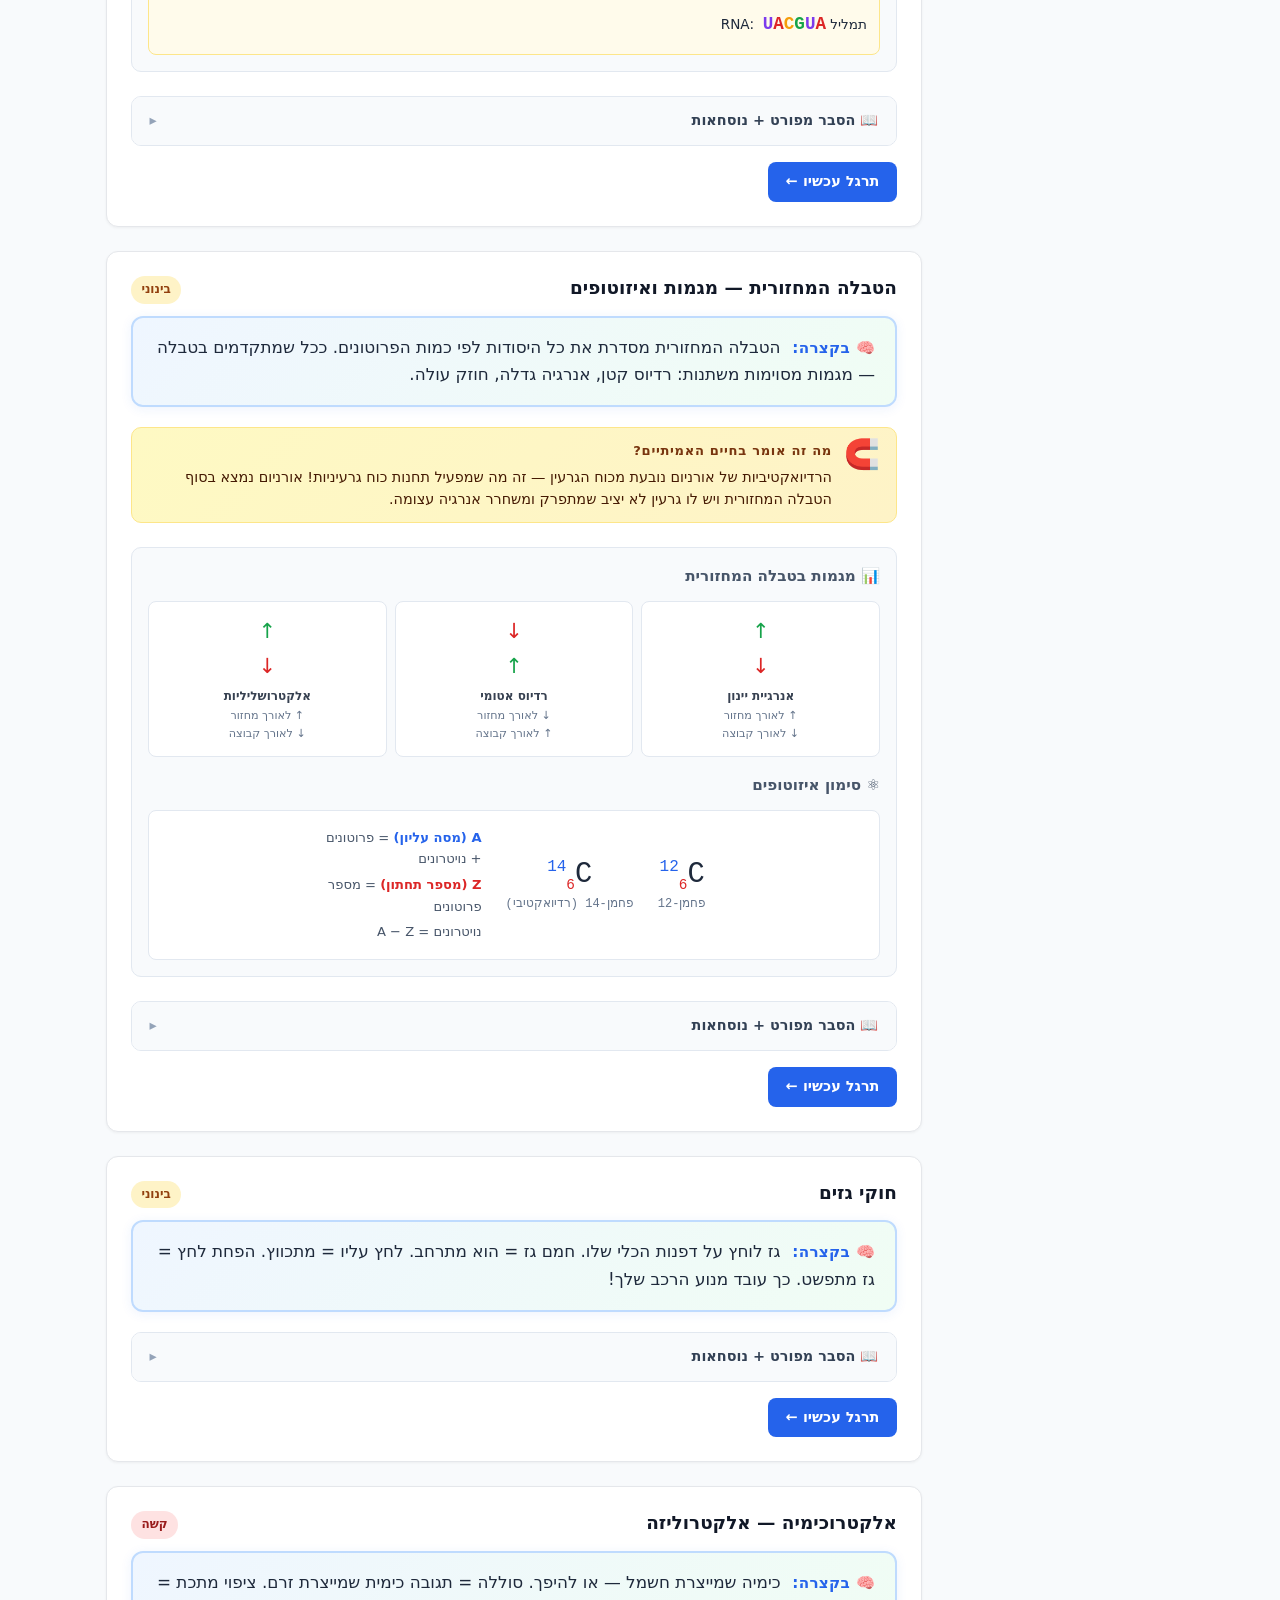
<file: topics.html>
<!DOCTYPE html>
<html lang="he" dir="rtl">
<head>
  <meta charset="UTF-8">
  <meta name="viewport" content="width=device-width, initial-scale=1.0">
  <title>כימיה בגרות — נושאים</title>
  <link rel="stylesheet" href="css/base.css">
  <link rel="stylesheet" href="css/layout.css">
  <link rel="stylesheet" href="css/components.css">
  <link rel="stylesheet" href="css/animations.css">
  <style>
    /* Sidebar layout */
    .sidebar-layout {
      display: grid;
      grid-template-columns: 220px 1fr;
      gap: 2rem;
      align-items: start;
    }
    @media (max-width: 820px) {
      .sidebar-layout {
        grid-template-columns: 1fr;
      }
      .topics-sidebar {
        display: none;
      }
    }

    /* Sidebar */
    .topics-sidebar {
      position: sticky;
      top: 5rem;
      background: var(--color-surface, #fff);
      border: 1px solid var(--color-border, #e5e7eb);
      border-radius: 0.75rem;
      padding: 1rem 0;
      max-height: calc(100vh - 7rem);
      overflow-y: auto;
    }
    .topics-sidebar h3 {
      font-size: 0.8rem;
      font-weight: 700;
      color: var(--color-text-muted, #6b7280);
      text-transform: uppercase;
      letter-spacing: 0.08em;
      padding: 0 1rem;
      margin: 0 0 0.5rem;
    }
    .sidebar-link {
      display: block;
      padding: 0.45rem 1rem;
      font-size: 0.88rem;
      color: var(--color-text, #111827);
      text-decoration: none;
      border-right: 3px solid transparent;
      transition: background 0.12s, border-color 0.12s;
      line-height: 1.4;
    }
    .sidebar-link:hover {
      background: #f3f4f6;
    }
    .sidebar-link.active {
      border-right-color: var(--color-primary, #2563eb);
      background: #eff6ff;
      color: var(--color-primary, #2563eb);
      font-weight: 600;
    }

    /* Filter tabs */
    .filter-row {
      display: flex;
      flex-wrap: wrap;
      gap: 0.5rem;
      margin-bottom: 1.5rem;
    }
    .filter-btn {
      padding: 0.4rem 0.9rem;
      border-radius: 999px;
      border: 1px solid var(--color-border, #e5e7eb);
      background: var(--color-surface, #fff);
      font-size: 0.85rem;
      cursor: pointer;
      font-family: inherit;
      transition: background 0.12s, color 0.12s;
    }
    .filter-btn:hover { background: #f3f4f6; }
    .filter-btn.active {
      background: var(--color-primary, #2563eb);
      color: #fff;
      border-color: var(--color-primary, #2563eb);
    }

    /* Topic section */
    .topic-section {
      background: var(--color-surface, #fff);
      border: 1px solid var(--color-border, #e5e7eb);
      border-radius: 0.75rem;
      padding: 1.5rem;
      margin-bottom: 1.5rem;
      box-shadow: 0 1px 3px rgba(0,0,0,0.05);
      scroll-margin-top: 5rem;
    }
    .topic-section[data-hidden="true"] {
      display: none;
    }

    .topic-header {
      display: flex;
      align-items: flex-start;
      justify-content: space-between;
      gap: 1rem;
      margin-bottom: 0.75rem;
      flex-wrap: wrap;
    }
    .topic-header h2 {
      font-size: 1.15rem;
      margin: 0;
      color: var(--color-text, #111827);
    }

    .difficulty-badge {
      display: inline-block;
      padding: 0.25rem 0.65rem;
      border-radius: 999px;
      font-size: 0.75rem;
      font-weight: 700;
      white-space: nowrap;
    }
    .diff-easy   { background: #d1fae5; color: #065f46; }
    .diff-medium { background: #fef3c7; color: #92400e; }
    .diff-hard   { background: #fee2e2; color: #991b1b; }

    .topic-desc {
      color: var(--color-text, #374151);
      line-height: 1.7;
      margin-bottom: 1rem;
    }

    .formulas-row {
      display: flex;
      flex-wrap: wrap;
      gap: 0.5rem;
      margin-bottom: 0.85rem;
    }
    .formula {
      display: inline-block;
      background: #f0f9ff;
      border: 1px solid #bae6fd;
      color: #0369a1;
      padding: 0.3rem 0.7rem;
      border-radius: 0.4rem;
      font-family: 'Courier New', Courier, monospace;
      font-size: 0.9rem;
      direction: ltr;
    }

    .tags-row {
      display: flex;
      flex-wrap: wrap;
      gap: 0.4rem;
      margin-bottom: 1rem;
    }
    .tag {
      display: inline-block;
      background: #f3f4f6;
      color: var(--color-text-muted, #4b5563);
      padding: 0.2rem 0.6rem;
      border-radius: 999px;
      font-size: 0.8rem;
    }

    .btn-practice {
      display: inline-flex;
      align-items: center;
      gap: 0.4rem;
      padding: 0.5rem 1.1rem;
      background: var(--color-primary, #2563eb);
      color: #fff;
      border-radius: 0.5rem;
      font-size: 0.9rem;
      font-weight: 600;
      text-decoration: none;
      transition: opacity 0.15s;
    }
    .btn-practice:hover { opacity: 0.88; }

    .page-header {
      margin-bottom: 1.5rem;
    }
    .page-header h1 {
      font-size: 1.8rem;
      margin: 0 0 0.25rem;
    }
    .page-header p {
      color: var(--color-text-muted, #6b7280);
      margin: 0;
    }

    /* Visual models */
    .visual-model { margin: 1.5rem 0; background: #f8fafc; border-radius: 10px; padding: 1rem; border: 1px solid #e2e8f0; }
    .model-title { font-weight: 600; color: #475569; margin-bottom: 0.75rem; font-size: 0.95rem; }
    .energy-diagram, .balance-svg { width: 100%; max-width: 400px; display: block; margin: 0 auto; }
    .chatelier-diagram { display: flex; align-items: center; gap: 1rem; flex-wrap: wrap; }
    .chatelier-box { background: white; border-radius: 8px; padding: 1rem; flex: 1; min-width: 150px; }
    .chatelier-left { border: 2px solid #f59e0b; }
    .chatelier-right { border: 2px solid #2563eb; }
    .chatelier-label { font-weight: 700; font-size: 0.85rem; margin-bottom: 0.5rem; }
    .chatelier-items { display: flex; flex-direction: column; gap: 0.25rem; font-size: 0.85rem; color: #475569; }
    .chatelier-arrow { font-size: 1.5rem; text-align: center; color: #6b7280; }
    .ph-scale { display: flex; border-radius: 8px; overflow: hidden; height: 40px; }
    .ph-segment { flex: 1; display: flex; align-items: center; justify-content: center; font-size: 0.7rem; font-weight: 700; color: rgba(0,0,0,0.6); cursor: default; }
    .ph-labels { display: flex; justify-content: space-between; margin-top: 0.5rem; font-size: 0.8rem; font-weight: 600; }
    .ph-examples { display: flex; gap: 1rem; flex-wrap: wrap; margin-top: 0.5rem; font-size: 0.85rem; color: #64748b; }

    /* Worked examples */
    .worked-example { background: #fffbeb; border: 1px solid #fde68a; border-radius: 8px; padding: 1rem; margin: 1rem 0; }
    .we-title { font-weight: 700; color: #92400e; margin-bottom: 0.75rem; font-size: 0.95rem; }
    .we-problem { background: white; border-radius: 6px; padding: 0.75rem; margin-bottom: 0.75rem; font-size: 0.9rem; line-height: 1.7; border: 1px solid #fde68a; }
    .we-steps { display: flex; flex-direction: column; gap: 0.5rem; }
    .we-step { display: flex; gap: 0.75rem; align-items: flex-start; font-size: 0.9rem; padding: 0.5rem; background: white; border-radius: 4px; }
    .step-num { background: #f59e0b; color: white; min-width: 24px; height: 24px; border-radius: 50%; display: flex; align-items: center; justify-content: center; font-size: 0.75rem; font-weight: 700; flex-shrink: 0; }
    .we-step.step-answer { background: #f0fdf4; border: 1px solid #86efac; }
    .we-step.step-answer .step-num { background: #16a34a; }

    /* New visual model styles */
    .spontaneity-table,.radiation-table,.imf-list { border-radius:8px; overflow:hidden; border:1px solid #e2e8f0; }
    .spont-row,.rad-row,.imf-row { display:grid; gap:0.5rem; padding:0.5rem 0.75rem; font-size:0.85rem; border-bottom:1px solid #f1f5f9; }
    .spont-row { grid-template-columns:1fr 1fr 1fr; }
    .rad-row { grid-template-columns:1fr 1fr 1fr 1fr 1fr; }
    .spont-row.header,.rad-header { background:#f8fafc; font-weight:700; font-size:0.8rem; color:#64748b; }
    .spont-row.good { background:#f0fdf4; }
    .spont-row.bad { background:#fef2f2; }
    .spont-row.temp { background:#fffbeb; }
    .geometry-grid { display:grid; grid-template-columns:repeat(4,1fr); gap:0.5rem; }
    @media(max-width:480px) { .geometry-grid { grid-template-columns:repeat(2,1fr); } }
    .geo-item { text-align:center; background:white; border-radius:8px; padding:0.5rem; border:1px solid #e2e8f0; }
    .geo-label { font-size:0.75rem; font-weight:600; color:#334155; margin-top:0.25rem; }
    .geo-angle { font-size:0.7rem; color:#7c3aed; font-family:monospace; }
    .imf-row { display:flex; align-items:flex-start; gap:0.75rem; padding:0.6rem; }
    .imf-rank { min-width:24px; height:24px; border-radius:50%; display:flex; align-items:center; justify-content:center; color:white; font-weight:700; font-size:0.8rem; flex-shrink:0; }
    .imf-strong .imf-rank { background:#dc2626; }
    .imf-medium .imf-rank { background:#f59e0b; }
    .imf-weak .imf-rank { background:#94a3b8; }
    .imf-energy { margin-right:auto; font-size:0.75rem; color:#64748b; white-space:nowrap; }
    .imf-strong { background:#fff1f2; } .imf-medium { background:#fffbeb; } .imf-weak { background:#f8fafc; }

    /* Interactive animation styles */
    .mb-canvas { width: 100%; height: 160px; display: block; border-radius: 6px; background: #f0f9ff; }
    .mb-controls { display: flex; gap: 1rem; align-items: center; margin-top: 0.5rem; font-size: 0.85rem; flex-wrap: wrap; }
    .mb-slider { flex: 1; min-width: 100px; accent-color: #2563eb; }
    .mb-temp-display { font-weight: 700; color: #2563eb; min-width: 60px; }
    .mb-legend { display: flex; gap: 1rem; flex-wrap: wrap; margin-top: 0.4rem; font-size: 0.78rem; }
    .mb-legend span { display: flex; align-items: center; gap: 0.3rem; }
    .mb-legend-dot { display:inline-block; width:12px; height:4px; border-radius:2px; }

    .chetelier-interactive { background: white; border-radius: 8px; padding: 0.75rem; }
    .chetelier-scale-wrap { display: flex; justify-content: center; margin: 0.5rem 0; }
    .chetelier-scale-svg { width: 100%; max-width: 340px; overflow: visible; }
    .chetelier-beam { transition: transform 0.7s cubic-bezier(.34,1.56,.64,1); transform-origin: 170px 60px; }
    .chetelier-buttons { display: flex; gap: 0.5rem; flex-wrap: wrap; justify-content: center; margin-top: 0.5rem; }
    .chetelier-btn { padding: 0.3rem 0.7rem; border-radius: 6px; border: 1px solid #e2e8f0; background: #f8fafc; font-size: 0.8rem; cursor: pointer; font-family: inherit; transition: background 0.12s, transform 0.1s; }
    .chetelier-btn:hover { background: #e0f2fe; border-color: #7dd3fc; transform: translateY(-1px); }
    .chetelier-btn:active { transform: translateY(0); }
    .chetelier-status { text-align: center; font-size: 0.82rem; color: #475569; min-height: 1.4em; margin-top: 0.4rem; font-style: italic; }

    .ph-interactive { background: white; border-radius: 8px; padding: 0.75rem; }
    .ph-select-row { display: flex; gap: 0.75rem; align-items: center; margin-bottom: 0.75rem; flex-wrap: wrap; }
    .ph-select { padding: 0.3rem 0.6rem; border-radius: 6px; border: 1px solid #e2e8f0; font-family: inherit; font-size: 0.85rem; background: #f8fafc; flex: 1; min-width: 140px; }
    .ph-value-display { font-size: 1.4rem; font-weight: 800; min-width: 50px; text-align: center; }
    .ph-scale-interactive { position: relative; height: 44px; border-radius: 8px; overflow: visible; margin-bottom: 0.5rem; }
    .ph-gradient-bar { width: 100%; height: 100%; border-radius: 8px; }
    .ph-marker { position: absolute; top: -8px; width: 3px; height: 60px; background: #1e293b; border-radius: 2px; transition: left 0.5s cubic-bezier(.34,1.56,.64,1); transform: translateX(-50%); pointer-events: none; }
    .ph-marker::after { content: '▼'; position: absolute; top: -16px; left: 50%; transform: translateX(-50%); font-size: 0.7rem; color: #1e293b; }
    .ph-label-row { display: flex; justify-content: space-between; font-size: 0.78rem; font-weight: 600; margin-top: 0.3rem; }

    .galvanic-cell-wrap { width: 100%; overflow-x: auto; }
    .galvanic-svg { width: 100%; max-width: 440px; display: block; margin: 0 auto; }
    .electron-flow { stroke-dasharray: 8 5; stroke-dashoffset: 0; animation: electron-dash 1.2s linear infinite; }
    @keyframes electron-dash { to { stroke-dashoffset: -26; } }
    .ion-move-left { animation: ion-left 2s ease-in-out infinite alternate; }
    .ion-move-right { animation: ion-right 2s ease-in-out infinite alternate; }
    @keyframes ion-left { from { transform: translateX(0); } to { transform: translateX(-8px); } }
    @keyframes ion-right { from { transform: translateX(0); } to { transform: translateX(8px); } }

    .energy-diag-interactive { background: white; border-radius: 8px; padding: 0.75rem; }
    .ediag-controls { display: flex; gap: 0.5rem; flex-wrap: wrap; align-items: center; margin-bottom: 0.5rem; }
    .ediag-toggle { padding: 0.3rem 0.75rem; border-radius: 6px; border: 1px solid #e2e8f0; background: #f8fafc; font-size: 0.82rem; cursor: pointer; font-family: inherit; transition: background 0.15s; }
    .ediag-toggle.active { background: #2563eb; color: white; border-color: #2563eb; }
    .ediag-canvas { width: 100%; height: 180px; display: block; }
    /* Reaction arrows animation */
    .reaction-flow { display: flex; align-items: center; gap: 0.5rem; flex-wrap: wrap; margin: 0.75rem 0; background: white; padding: 0.75rem; border-radius: 8px; border: 1px solid #e2e8f0; }
    .rxn-compound { text-align: center; font-size: 0.85rem; font-family: monospace; }
    .rxn-name { font-size: 0.7rem; color: #64748b; margin-top: 2px; }
    .rxn-arrow { font-size: 1.2rem; color: #2563eb; flex-shrink: 0; }
    .rxn-conditions { font-size: 0.7rem; color: #7c3aed; font-style: italic; }

    /* DNA base pairing visual */
    .dna-strand { font-family: monospace; font-size: 1.1rem; line-height: 2; }
    .base-A { color: #dc2626; font-weight: 700; }
    .base-T { color: #2563eb; font-weight: 700; }
    .base-G { color: #16a34a; font-weight: 700; }
    .base-C { color: #f59e0b; font-weight: 700; }
    .base-U { color: #7c3aed; font-weight: 700; }
    .dna-pair { display: flex; justify-content: center; gap: 0.5rem; font-size: 0.8rem; margin: 0.25rem 0; }

    /* Periodic trend arrows */
    .periodic-grid { display: grid; grid-template-columns: repeat(3, 1fr); gap: 0.5rem; margin: 0.5rem 0; }
    .trend-card { background: white; border-radius: 8px; padding: 0.75rem; border: 1px solid #e2e8f0; text-align: center; }
    .trend-up { color: #16a34a; font-size: 1.3rem; }
    .trend-down { color: #dc2626; font-size: 1.3rem; }
    .trend-label { font-size: 0.75rem; color: #374151; font-weight: 600; margin-top: 0.25rem; }
    .trend-period { font-size: 0.7rem; color: #64748b; }

    /* Amino acid structure visual */
    .aa-structure { display: flex; align-items: center; gap: 1rem; background: white; padding: 1rem; border-radius: 8px; border: 1px solid #e2e8f0; flex-wrap: wrap; }
    .aa-group { text-align: center; padding: 0.5rem 0.75rem; border-radius: 6px; font-size: 0.85rem; font-family: monospace; }
    .aa-amine { background: #dbeafe; border: 1px solid #93c5fd; color: #1d4ed8; }
    .aa-alpha { background: #f3f4f6; border: 1px solid #d1d5db; }
    .aa-r { background: #fef3c7; border: 1px solid #fde68a; color: #92400e; }
    .aa-acid { background: #fee2e2; border: 1px solid #fca5a5; color: #991b1b; }
    .aa-connect { font-size: 1.1rem; color: #64748b; }

    /* Organic function groups table */
    .func-groups-table { border-radius: 8px; overflow: hidden; border: 1px solid #e2e8f0; }
    .fg-row { display: grid; grid-template-columns: 1fr 1.5fr 1fr 1.5fr; gap: 0.25rem; padding: 0.5rem 0.75rem; font-size: 0.82rem; border-bottom: 1px solid #f1f5f9; align-items: center; }
    .fg-header { background: #f8fafc; font-weight: 700; font-size: 0.78rem; color: #64748b; }
    .fg-row:nth-child(even) { background: #f8fafc; }
    .fg-name { font-weight: 600; color: #1e40af; }
    .fg-formula { font-family: monospace; color: #374151; font-size: 0.85rem; }
    .fg-example { color: #64748b; }
    .fg-react { color: #7c3aed; font-size: 0.78rem; }

    /* Real-life box */
    .real-life-box {
      display: flex;
      align-items: flex-start;
      gap: 0.75rem;
      background: linear-gradient(135deg, #fef9c3, #fef3c7);
      border: 1.5px solid #fde68a;
      border-radius: 10px;
      padding: 0.75rem 1rem;
      margin: 1rem 0;
    }
    .real-life-icon {
      font-size: 1.8rem;
      flex-shrink: 0;
      line-height: 1;
    }
    .real-life-content {
      flex: 1;
    }
    .real-life-title {
      font-weight: 700;
      font-size: 0.82rem;
      color: #78350f;
      margin-bottom: 0.25rem;
      text-transform: uppercase;
      letter-spacing: 0.05em;
    }
    .real-life-text {
      font-size: 0.9rem;
      color: #451a03;
      line-height: 1.55;
    }

    /* Flip cards */
    .concept-flip-card {
      perspective: 800px;
      height: 120px;
      cursor: pointer;
      margin: 0.5rem 0;
    }
    .concept-flip-inner {
      position: relative;
      width: 100%;
      height: 100%;
      transition: transform 0.5s;
      transform-style: preserve-3d;
    }
    .concept-flip-card:hover .concept-flip-inner,
    .concept-flip-card.flipped .concept-flip-inner {
      transform: rotateY(180deg);
    }
    .concept-front, .concept-back {
      position: absolute;
      width: 100%;
      height: 100%;
      backface-visibility: hidden;
      border-radius: 8px;
      display: flex;
      align-items: center;
      justify-content: center;
      padding: 1rem;
      text-align: center;
    }
    .concept-front {
      background: linear-gradient(135deg, #2563eb, #1d4ed8);
      color: white;
      font-weight: 700;
      font-size: 1rem;
      flex-direction: column;
    }
    .concept-back {
      background: white;
      border: 2px solid #2563eb;
      transform: rotateY(180deg);
      font-size: 0.85rem;
      line-height: 1.5;
      color: #374151;
    }
    .concept-cards-grid {
      display: grid;
      grid-template-columns: repeat(2, 1fr);
      gap: 0.75rem;
      margin: 1rem 0;
    }
    @media (max-width: 480px) { .concept-cards-grid { grid-template-columns: 1fr; } }
    .concept-hint { font-size: 0.7rem; color: rgba(255,255,255,0.7); margin-top: 0.25rem; }

    /* Topic teaser pills */
    .topic-teaser {
      display: flex;
      flex-wrap: wrap;
      gap: 0.4rem;
      margin-bottom: 0.75rem;
    }
    .teaser-item {
      display: flex;
      align-items: center;
      gap: 0.3rem;
      background: #f0fdf4;
      border: 1px solid #86efac;
      border-radius: 999px;
      padding: 0.2rem 0.6rem;
      font-size: 0.78rem;
      color: #166534;
    }
    .teaser-check { color: #16a34a; font-weight: 700; }

    /* ── Basics Filter Button ────────────────────────── */
    .filter-btn--basics {
      background: linear-gradient(135deg, #2563eb, #7c3aed) !important;
      color: white !important;
      border-color: transparent !important;
      font-weight: 700 !important;
      box-shadow: 0 2px 10px rgba(37,99,235,0.3);
      animation: glowPulse 3s ease-in-out infinite;
    }
    .filter-btn--basics.active {
      box-shadow: 0 4px 16px rgba(37,99,235,0.5);
      color: white !important;
    }

    /* ── Basics Hero Strip ───────────────────────────── */
    .basics-hero-strip {
      background: linear-gradient(135deg, #1e3a8a, #2563eb, #7c3aed);
      background-size: 300% 300%;
      animation: gradientShift 8s ease infinite;
      border-radius: 1rem;
      padding: 1.5rem;
      text-align: center;
      margin-bottom: 1.5rem;
      position: relative;
      overflow: hidden;
    }
    .basics-xp-wrap {
      background: rgba(255,255,255,0.2);
      border-radius: 999px;
      height: 8px;
      margin: 0.75rem auto 0;
      max-width: 320px;
      overflow: hidden;
    }
    .basics-xp-fill {
      height: 100%;
      background: linear-gradient(90deg, #34d399, #22d3ee);
      border-radius: 999px;
      transition: width 0.6s cubic-bezier(0.4,0,0.2,1);
      width: 0%;
    }

    /* ── Lessons Grid ────────────────────────────────── */
    .b-lessons-grid {
      display: grid;
      grid-template-columns: repeat(auto-fill, minmax(290px, 1fr));
      gap: 1.25rem;
      margin-bottom: 1.5rem;
    }

    /* ── Lesson Card ─────────────────────────────────── */
    .b-card {
      background: #fff;
      border-radius: 1rem;
      box-shadow: 0 2px 12px rgba(0,0,0,0.07);
      border: 2px solid transparent;
      transition: transform 0.2s, box-shadow 0.2s, border-color 0.2s;
      overflow: hidden;
    }
    .b-card:hover { transform: translateY(-3px); box-shadow: 0 8px 28px rgba(37,99,235,0.14); border-color: #bfdbfe; }
    .b-card.b-done { border-color: #86efac; }
    .b-card-head {
      display: flex; align-items: center; gap: 0.75rem;
      padding: 1rem 1rem 0.6rem;
    }
    .b-icon {
      width: 46px; height: 46px; border-radius: 12px;
      display: flex; align-items: center; justify-content: center;
      font-size: 1.6rem; flex-shrink: 0;
    }
    .b-card h3 { font-size: 0.98rem; font-weight: 700; margin: 0 0 0.15rem; }
    .b-card .b-card-head p { font-size: 0.78rem; color: #64748b; margin: 0; }
    .b-text { padding: 0 1rem; font-size: 0.9rem; line-height: 1.65; color: #374151; margin-bottom: 0.75rem; }

    /* ── Atom animation (basics) ─────────────────────── */
    .b-atom-wrap {
      position: relative; width: 130px; height: 130px;
      margin: 0.5rem auto;
    }
    .b-nucleus {
      position: absolute; top: 50%; left: 50%;
      transform: translate(-50%,-50%);
      width: 28px; height: 28px;
      background: radial-gradient(circle at 35% 35%, #f97316, #dc2626);
      border-radius: 50%;
      box-shadow: 0 0 14px rgba(239,68,68,0.7);
      animation: atomNucleus 2s ease-in-out infinite;
      z-index: 2; display: flex; align-items: center; justify-content: center;
      font-size: 0.55rem; color: white; font-weight: 700;
    }
    .b-orbit {
      position: absolute; top: 50%; left: 50%;
      border: 1.5px solid rgba(99,102,241,0.35);
      border-radius: 50%;
      transform: translate(-50%,-50%);
    }
    .b-o1 { width: 56px; height: 56px; animation: spin 2s linear infinite; }
    .b-o2 { width: 90px; height: 90px; animation: spin 3.5s linear infinite reverse; }
    .b-o3 { width: 126px; height: 126px; animation: spin 5s linear infinite; }
    .b-electron {
      position: absolute; width: 9px; height: 9px;
      background: #3b82f6; border-radius: 50%;
      top: -4.5px; left: calc(50% - 4.5px);
      box-shadow: 0 0 7px #3b82f6;
    }

    /* ── Element grid ────────────────────────────────── */
    .b-elem-grid {
      display: flex; flex-wrap: wrap; gap: 0.4rem;
      padding: 0 1rem; margin-bottom: 0.75rem;
    }
    .b-elem {
      width: 46px; height: 52px; border-radius: 7px;
      display: flex; flex-direction: column;
      align-items: center; justify-content: center;
      font-size: 1.1rem; font-weight: 800; line-height: 1;
      cursor: default; transition: transform 0.18s, box-shadow 0.18s;
      gap: 1px;
    }
    .b-elem:hover { transform: scale(1.2) translateY(-3px); box-shadow: 0 6px 16px rgba(0,0,0,0.18); z-index: 3; position: relative; }
    .b-elem span { font-size: 0.55rem; opacity: 0.7; }
    .b-elem small { font-size: 0.5rem; font-weight: 600; }

    /* ── Bond demo ───────────────────────────────────── */
    .b-bond-demo {
      display: flex; align-items: center; justify-content: center;
      gap: 0.2rem; margin: 0.5rem 0; padding: 0 1rem; flex-wrap: wrap;
    }
    .b-ba {
      width: 38px; height: 38px; border-radius: 50%;
      display: flex; align-items: center; justify-content: center;
      font-weight: 800; font-size: 0.88rem; color: white;
      animation: pulse 2.5s ease-in-out infinite;
      box-shadow: 0 0 10px rgba(0,0,0,0.2);
    }
    .b-bl { height: 3px; width: 18px; background: linear-gradient(90deg,#94a3b8,#64748b); border-radius: 2px; }

    /* ── Reaction demo ───────────────────────────────── */
    .b-reaction {
      display: flex; align-items: center; justify-content: center;
      gap: 0.5rem; flex-wrap: wrap; margin: 0.75rem 0; padding: 0 1rem;
    }
    .b-mol {
      background: #eff6ff; border: 2px solid #bfdbfe; border-radius: 8px;
      padding: 0.3rem 0.6rem; font-family: monospace; font-weight: 700;
      font-size: 0.9rem; color: #1d4ed8;
    }
    .b-mol.b-prod { background: #f0fdf4; border-color: #86efac; color: #166534; }
    .b-plus { font-size: 1.1rem; color: #64748b; font-weight: 700; }
    .b-arrow { font-size: 1.4rem; color: #2563eb; animation: pulse 1.5s ease-in-out infinite; }

    /* ── States ──────────────────────────────────────── */
    .b-states { display: grid; grid-template-columns: repeat(3,1fr); gap: 0.5rem; margin: 0.5rem 0; padding: 0 1rem; }
    .b-state-box { background: #f8fafc; border-radius: 8px; padding: 0.5rem 0.3rem; text-align: center; border: 1.5px solid #e2e8f0; }
    .b-state-name { font-size: 0.75rem; font-weight: 700; margin-top: 0.4rem; color: #374151; }
    .b-state-dots { position: relative; height: 52px; overflow: hidden; }
    .b-dot { position: absolute; width: 8px; height: 8px; border-radius: 50%; background: #3b82f6; }

    /* ── pH bar ──────────────────────────────────────── */
    .b-ph-bar { display: flex; border-radius: 8px; overflow: hidden; height: 32px; margin: 0.5rem 1rem; }

    /* ── Chips ───────────────────────────────────────── */
    .b-chip { background: #f1f5f9; border-radius: 999px; padding: 0.18rem 0.6rem; font-size: 0.76rem; color: #374151; border: 1px solid #e2e8f0; }

    /* ── Fun fact ────────────────────────────────────── */
    .b-fun {
      margin: 0.5rem 1rem 0.75rem;
      background: linear-gradient(135deg,#fef9c3,#fef3c7);
      border: 1.5px solid #fde68a; border-radius: 10px;
      padding: 0.65rem 0.85rem; font-size: 0.84rem; color: #451a03; line-height: 1.55;
    }

    /* ── Mini quiz ───────────────────────────────────── */
    .b-quiz { background: #f8fafc; border-radius: 8px; padding: 0.85rem 1rem; margin: 0 1rem 0.75rem; border: 1px solid #e2e8f0; }
    .b-q { font-weight: 700; font-size: 0.88rem; margin-bottom: 0.6rem; color: #1e293b; }
    .b-opts { display: flex; flex-direction: column; gap: 0.4rem; }
    .b-opt {
      padding: 0.45rem 0.8rem; border-radius: 7px;
      border: 1.5px solid #e2e8f0; background: white;
      cursor: pointer; font-size: 0.84rem; font-weight: 500;
      text-align: right; transition: border-color 0.15s, background 0.15s;
      font-family: inherit; color: #1e293b;
    }
    .b-opt:hover { border-color: #2563eb; background: #eff6ff; }
    .b-opt.b-correct { border-color: #16a34a; background: #f0fdf4; color: #166534; }
    .b-opt.b-wrong   { border-color: #dc2626; background: #fef2f2; color: #991b1b; }
    .b-result { margin-top: 0.5rem; font-size: 0.82rem; font-weight: 700; min-height: 1.1em; }

    /* ── Done button ─────────────────────────────────── */
    .b-done-btn {
      display: inline-flex; align-items: center; gap: 0.4rem;
      margin: 0 1rem 1rem;
      padding: 0.55rem 1.1rem;
      background: linear-gradient(135deg, #16a34a, #0891b2);
      color: white; border: none; border-radius: 8px;
      font-size: 0.88rem; font-weight: 700; cursor: pointer;
      font-family: inherit; transition: opacity 0.15s, transform 0.15s;
    }
    .b-done-btn:hover { opacity: 0.88; transform: translateY(-1px); }
    .b-done-btn.b-completed { background: #e2e8f0; color: #94a3b8; cursor: default; }
    .b-done-btn.b-completed:hover { transform: none; }

    /* ── XP Toast ────────────────────────────────────── */
    .b-xp-toast {
      position: fixed; top: 72px; left: 50%;
      transform: translateX(-50%) translateY(-16px);
      background: linear-gradient(135deg,#16a34a,#0891b2);
      color: white; padding: 0.55rem 1.4rem; border-radius: 999px;
      font-weight: 700; font-size: 0.95rem; pointer-events: none;
      opacity: 0; transition: opacity 0.3s, transform 0.3s;
      z-index: 9999; white-space: nowrap;
    }
    .b-xp-toast.b-show { opacity: 1; transform: translateX(-50%) translateY(0); }

    /* ── Simple Explanation Banner ───────────────────── */
    .simple-explain {
      background: linear-gradient(135deg, #eff6ff, #f0fdf4);
      border: 2px solid #bfdbfe;
      border-radius: 12px;
      padding: 1rem 1.25rem;
      margin-bottom: 1.25rem;
      font-size: 1.05rem;
      line-height: 1.65;
      color: #1e293b;
      position: relative;
      box-shadow: 0 2px 12px rgba(37,99,235,0.08);
    }
    .simple-explain-label {
      font-weight: 800;
      color: #2563eb;
      font-size: 0.95rem;
      letter-spacing: 0.02em;
      margin-left: 0.4rem;
    }

    /* ── Deep Dive Collapsible ───────────────────────── */
    .topic-deep-dive {
      margin-bottom: 1rem;
      border: 1px solid #e2e8f0;
      border-radius: 10px;
      overflow: hidden;
    }
    .topic-deep-dive-toggle {
      display: flex;
      align-items: center;
      gap: 0.5rem;
      padding: 0.75rem 1.1rem;
      background: #f8fafc;
      cursor: pointer;
      font-weight: 700;
      font-size: 0.9rem;
      color: #334155;
      list-style: none;
      user-select: none;
      transition: background 0.15s;
    }
    .topic-deep-dive-toggle::-webkit-details-marker { display: none; }
    .topic-deep-dive-toggle::after {
      content: '▸';
      margin-right: auto;
      transition: transform 0.2s;
      color: #94a3b8;
    }
    .topic-deep-dive[open] .topic-deep-dive-toggle {
      background: #eff6ff;
      color: #1d4ed8;
    }
    .topic-deep-dive[open] .topic-deep-dive-toggle::after {
      transform: rotate(90deg);
      color: #2563eb;
    }
    .topic-deep-dive > *:not(summary) {
      padding: 0 1.1rem 1rem;
    }
  </style>
</head>
<body data-page="topics">

  <!-- Navigation -->
  <nav class="main-nav">
    <div class="nav-inner">
      <a class="nav-logo" href="index.html">⚗️ כימיה בגרות</a>
      <ul class="nav-links">
        <li><a href="index.html">🏠 בית</a></li>
        <li><a href="study-plan.html">📅 תוכנית</a></li>
        <li><a href="topics.html" class="active">📚 נושאים</a></li>
        <li><a href="simulations.html">🔬 סימולציות</a></li>
        <li><a href="quiz.html">❓ קוויז</a></li>
        <li><a href="flashcards.html">🃏 כרטיסיות</a></li>
        <li><a href="simulator.html">📝 מבחן</a></li>
        <li><a href="past-exams.html">📂 מבחני עבר</a></li>
        <li><a href="progress.html">📊 התקדמות</a></li>
      </ul>
      <button class="nav-burger" aria-label="תפריט" onclick="document.querySelector('.nav-links').classList.toggle('open')">☰</button>
    </div>
  </nav>

  <main class="page-container">

    <div class="page-header">
      <h1>📚 כל הנושאים</h1>
      <p>22 נושאי בגרות כימיה — הסברים, נוסחאות ומונחים מרכזיים</p>
    </div>

    <div class="sidebar-layout">

      <!-- Sidebar -->
      <aside class="topics-sidebar" id="topics-sidebar">
        <h3>נושאים</h3>
        <!-- Filled by JS -->
      </aside>

      <!-- Main content -->
      <div class="topics-main">

        <!-- Filter row -->
        <div class="filter-row" id="filter-row">
          <button class="filter-btn filter-btn--basics" data-filter="basics" onclick="showBasics(this)">🔬 יסודות — התחל כאן!</button>
          <button class="filter-btn active" data-filter="all">הכל</button>
          <button class="filter-btn" data-filter="1">שבוע 1</button>
          <button class="filter-btn" data-filter="2">שבוע 2</button>
          <button class="filter-btn" data-filter="3">שבוע 3</button>
          <button class="filter-btn" data-filter="4">שבוע 4</button>
          <button class="filter-btn" data-filter="5">שבוע 5</button>
          <button class="filter-btn" data-filter="6">שבוע 6</button>
          <button class="filter-btn" data-filter="7">שבוע 7</button>
          <button class="filter-btn" data-filter="8">שבוע 8</button>
        </div>

        <!-- ══════════ BASICS PANEL ══════════ -->
        <div id="basics-panel" style="display:none;">

          <!-- Hero bar -->
          <div class="basics-hero-strip">
            <div style="position:relative;z-index:1;">
              <div style="font-size:2rem;margin-bottom:0.4rem;animation:bounce 2s ease-in-out infinite;">⚗️</div>
              <h2 style="color:white;margin:0 0 0.3rem;font-size:1.4rem;">יסודות הכימיה — מאפס!</h2>
              <p style="color:rgba(255,255,255,0.88);margin:0;font-size:0.9rem;">עידו, כאן מתחילים. 7 שיעורים קצרים לפני הנושאים הגדולים.</p>
              <div class="basics-xp-wrap"><div class="basics-xp-fill" id="b-xp-fill"></div></div>
              <div id="b-xp-label" style="font-size:0.78rem;color:rgba(255,255,255,0.8);margin-top:0.3rem;text-align:center;">0 / 70 XP</div>
            </div>
          </div>

          <div class="b-lessons-grid" id="b-lessons-grid">

            <!-- ─ L1: Atom ─ -->
            <div class="b-card" id="bc-atom">
              <div class="b-card-head"><div class="b-icon" style="background:#eff6ff;">⚛️</div><div><h3>1 — מה זה אטום?</h3><p>הבניין הבסיסי של כל החומר</p></div></div>
              <p class="b-text">הכל סביבך עשוי מ<strong>אטומים</strong> — חלקיקים קטנים כל כך שאי אפשר לראות אותם. בתוך כל אטום:</p>
              <div class="b-atom-wrap">
                <div class="b-nucleus">⚡</div>
                <div class="b-orbit b-o1"><div class="b-electron"></div></div>
                <div class="b-orbit b-o2"><div class="b-electron"></div></div>
                <div class="b-orbit b-o3"><div class="b-electron"></div></div>
              </div>
              <div style="display:flex;flex-direction:column;gap:0.4rem;margin:0.5rem 0;font-size:0.88rem;">
                <div><span style="display:inline-block;width:12px;height:12px;background:radial-gradient(circle,#f97316,#dc2626);border-radius:50%;vertical-align:middle;margin-left:6px;box-shadow:0 0 5px #f9731660;"></span><strong style="color:#dc2626">גרעין</strong> — פרוטונים (+) וניוטרונים — במרכז</div>
                <div><span style="display:inline-block;width:10px;height:10px;background:#3b82f6;border-radius:50%;vertical-align:middle;margin-left:6px;box-shadow:0 0 5px #3b82f660;"></span><strong style="color:#2563eb">אלקטרונים</strong> (−) — מקיפים במסלולים</div>
              </div>
              <div class="b-fun">🤯 אם אטום היה גודל אצטדיון — הגרעין יהיה קטן כמו זבוב. רוב האטום = ריק!</div>
              <div class="b-quiz" id="bq-atom">
                <div class="b-q">❓ מה נמצא במרכז האטום?</div>
                <div class="b-opts">
                  <button class="b-opt" onclick="bQuiz('bq-atom',this,true)">הגרעין — פרוטונים וניוטרונים</button>
                  <button class="b-opt" onclick="bQuiz('bq-atom',this,false)">האלקטרונים</button>
                  <button class="b-opt" onclick="bQuiz('bq-atom',this,false)">חלל ריק</button>
                </div>
                <div class="b-result" id="br-atom"></div>
              </div>
              <button class="b-done-btn" id="bb-atom" onclick="bDone('atom',this)">✅ הבנתי! +10 XP</button>
            </div>

            <!-- ─ L2: Elements ─ -->
            <div class="b-card" id="bc-elem">
              <div class="b-card-head"><div class="b-icon" style="background:#fef3c7;">🏷️</div><div><h3>2 — מה זה יסוד?</h3><p>118 סוגים שונים של אטומים</p></div></div>
              <p class="b-text">יש <strong>118 סוגי אטומים</strong> — לכל אחד שם וסמל קצר. למשל:</p>
              <div class="b-elem-grid">
                <div class="b-elem" style="background:#dbeafe;color:#1d4ed8;">H<span>1</span><small>מימן</small></div>
                <div class="b-elem" style="background:#fee2e2;color:#991b1b;">O<span>8</span><small>חמצן</small></div>
                <div class="b-elem" style="background:#1e293b;color:white;">C<span>6</span><small>פחמן</small></div>
                <div class="b-elem" style="background:#fef3c7;color:#92400e;">Na<span>11</span><small>נתרן</small></div>
                <div class="b-elem" style="background:#dcfce7;color:#166534;">Cl<span>17</span><small>כלור</small></div>
                <div class="b-elem" style="background:#fde8d8;color:#c2410c;">Fe<span>26</span><small>ברזל</small></div>
                <div class="b-elem" style="background:#dbeafe;color:#1d4ed8;">N<span>7</span><small>חנקן</small></div>
                <div class="b-elem" style="background:#fde8d8;color:#c2410c;">Cu<span>29</span><small>נחושת</small></div>
                <div class="b-elem" style="background:#fef3c7;color:#78350f;">Au<span>79</span><small>זהב</small></div>
              </div>
              <div class="b-fun">⭐ גופך עשוי מ-4 יסודות בלבד: O, C, H, N. 65% ממך = חמצן!</div>
              <div class="b-quiz" id="bq-elem">
                <div class="b-q">❓ מה הסמל של מים (H₂O)?</div>
                <div class="b-opts">
                  <button class="b-opt" onclick="bQuiz('bq-elem',this,true)">מימן (H) + חמצן (O)</button>
                  <button class="b-opt" onclick="bQuiz('bq-elem',this,false)">ברזל + מימן</button>
                  <button class="b-opt" onclick="bQuiz('bq-elem',this,false)">פחמן + חמצן</button>
                </div>
                <div class="b-result" id="br-elem"></div>
              </div>
              <button class="b-done-btn" id="bb-elem" onclick="bDone('elem',this)">✅ הבנתי! +10 XP</button>
            </div>

            <!-- ─ L3: Molecules ─ -->
            <div class="b-card" id="bc-mol">
              <div class="b-card-head"><div class="b-icon" style="background:#f0fdf4;">🔗</div><div><h3>3 — מה זה מולקולה?</h3><p>אטומים שמתחברים יחד</p></div></div>
              <p class="b-text">כשאטומים <strong>מתחברים</strong> — נוצרת <strong>מולקולה</strong>. כמו לגו:</p>
              <div class="b-bond-demo">
                <div class="b-ba" style="background:radial-gradient(circle,#60a5fa,#2563eb);">H</div>
                <div class="b-bl"></div>
                <div class="b-ba" style="background:radial-gradient(circle,#f87171,#dc2626);width:46px;height:46px;font-size:1rem;">O</div>
                <div class="b-bl"></div>
                <div class="b-ba" style="background:radial-gradient(circle,#60a5fa,#2563eb);">H</div>
              </div>
              <div style="text-align:center;font-size:0.82rem;color:#64748b;margin:0.3rem 0 0.75rem;">H₂O = מים! שני מימן + חמצן</div>
              <div style="display:flex;flex-wrap:wrap;gap:0.5rem;margin-bottom:0.75rem;font-size:0.88rem;">
                <span style="background:#eff6ff;border:1.5px solid #bfdbfe;border-radius:8px;padding:0.25rem 0.6rem;font-family:monospace;font-weight:700;color:#1d4ed8;">CO₂</span><span style="color:#475569;display:flex;align-items:center;">= פחמן + 2 חמצן = גז פחמן דו-חמצני</span>
              </div>
              <div style="display:flex;flex-wrap:wrap;gap:0.5rem;margin-bottom:0.75rem;font-size:0.88rem;">
                <span style="background:#eff6ff;border:1.5px solid #bfdbfe;border-radius:8px;padding:0.25rem 0.6rem;font-family:monospace;font-weight:700;color:#1d4ed8;">NaCl</span><span style="color:#475569;display:flex;align-items:center;">= נתרן + כלור = <strong>מלח שולחן!</strong></span>
              </div>
              <div class="b-fun">🧂 נתרן לבד = מתכת שמתפוצצת במים. כלור לבד = גז רעיל. ביחד = מלח שאתה אוכל. השילוב משנה הכל!</div>
              <div class="b-quiz" id="bq-mol">
                <div class="b-q">❓ CO₂ =</div>
                <div class="b-opts">
                  <button class="b-opt" onclick="bQuiz('bq-mol',this,true)">פחמן + 2 חמצן = גז פחמן דו-חמצני</button>
                  <button class="b-opt" onclick="bQuiz('bq-mol',this,false)">2 פחמן + חמצן</button>
                  <button class="b-opt" onclick="bQuiz('bq-mol',this,false)">כלור + חמצן</button>
                </div>
                <div class="b-result" id="br-mol"></div>
              </div>
              <button class="b-done-btn" id="bb-mol" onclick="bDone('mol',this)">✅ הבנתי! +10 XP</button>
            </div>

            <!-- ─ L4: Reactions ─ -->
            <div class="b-card" id="bc-react">
              <div class="b-card-head"><div class="b-icon" style="background:#fef2f2;">💥</div><div><h3>4 — מה זה תגובה כימית?</h3><p>חומרים שהופכים לחומרים אחרים</p></div></div>
              <p class="b-text"><strong>מגיבים</strong> נשברים ומסתדרים מחדש → <strong>תוצרים</strong> חדשים. האטומים לא נעלמים!</p>
              <div class="b-reaction">
                <div style="text-align:center;"><div class="b-mol">H₂</div><div style="font-size:0.68rem;color:#64748b;margin-top:2px;">מימן</div></div>
                <span class="b-plus">+</span>
                <div style="text-align:center;"><div class="b-mol">O₂</div><div style="font-size:0.68rem;color:#64748b;margin-top:2px;">חמצן</div></div>
                <span class="b-arrow">→</span>
                <div style="text-align:center;"><div class="b-mol b-prod">H₂O 💧</div><div style="font-size:0.68rem;color:#166534;margin-top:2px;">מים!</div></div>
              </div>
              <div style="display:grid;grid-template-columns:1fr 1fr;gap:0.6rem;margin:0.75rem 0;font-size:0.85rem;">
                <div style="background:#fff7ed;border-radius:8px;padding:0.6rem;border:1.5px solid #fed7aa;text-align:center;">🔥 <strong style="color:#c2410c">אקסותרמי</strong><br><small>משחרר חום</small></div>
                <div style="background:#eff6ff;border-radius:8px;padding:0.6rem;border:1.5px solid #bfdbfe;text-align:center;">❄️ <strong style="color:#1d4ed8">אנדותרמי</strong><br><small>בולע חום</small></div>
              </div>
              <div class="b-fun">🔥 כשאתה אוכל סוכר — תאי הגוף עושים תגובה כימית ומוציאים אנרגיה. אתה מיני מפעל כימי!</div>
              <div class="b-quiz" id="bq-react">
                <div class="b-q">❓ מה קורה לאטומים בתגובה כימית?</div>
                <div class="b-opts">
                  <button class="b-opt" onclick="bQuiz('bq-react',this,true)">הם מסתדרים מחדש — לא נעלמים</button>
                  <button class="b-opt" onclick="bQuiz('bq-react',this,false)">הם נעלמים לגמרי</button>
                  <button class="b-opt" onclick="bQuiz('bq-react',this,false)">הם מתקטנים</button>
                </div>
                <div class="b-result" id="br-react"></div>
              </div>
              <button class="b-done-btn" id="bb-react" onclick="bDone('react',this)">✅ הבנתי! +10 XP</button>
            </div>

            <!-- ─ L5: States ─ -->
            <div class="b-card" id="bc-states">
              <div class="b-card-head"><div class="b-icon" style="background:#f0fdf4;">🧊</div><div><h3>5 — מצבי צבירה</h3><p>מוצק, נוזל, גז</p></div></div>
              <p class="b-text">אותו חומר יכול להיות בשלושה מצבים לפי טמפרטורה:</p>
              <div class="b-states">
                <div class="b-state-box">
                  <div class="b-state-dots" id="bsd-solid"></div>
                  <div class="b-state-name">🧊 מוצק</div><div style="font-size:0.7rem;color:#64748b">צפוף, קפוא</div>
                </div>
                <div class="b-state-box">
                  <div class="b-state-dots" id="bsd-liquid"></div>
                  <div class="b-state-name">💧 נוזל</div><div style="font-size:0.7rem;color:#64748b">זורם</div>
                </div>
                <div class="b-state-box">
                  <div class="b-state-dots" id="bsd-gas"></div>
                  <div class="b-state-name">💨 גז</div><div style="font-size:0.7rem;color:#64748b">מפוזר, מהיר</div>
                </div>
              </div>
              <div class="b-fun">☁️ עננים = מים נוזליים (טיפות קטנות מאוד). גז מים = אדים = שקוף לגמרי!</div>
              <div class="b-quiz" id="bq-states">
                <div class="b-q">❓ מים רותחים הופכים ל...</div>
                <div class="b-opts">
                  <button class="b-opt" onclick="bQuiz('bq-states',this,true)">גז — אדים (חלקיקים מפוזרים)</button>
                  <button class="b-opt" onclick="bQuiz('bq-states',this,false)">מוצק — קרח</button>
                  <button class="b-opt" onclick="bQuiz('bq-states',this,false)">הם נעלמים</button>
                </div>
                <div class="b-result" id="br-states"></div>
              </div>
              <button class="b-done-btn" id="bb-states" onclick="bDone('states',this)">✅ הבנתי! +10 XP</button>
            </div>

            <!-- ─ L6: pH ─ -->
            <div class="b-card" id="bc-ph">
              <div class="b-card-head"><div class="b-icon" style="background:#fef9c3;">🍋</div><div><h3>6 — חומצות, בסיסים ו-pH</h3><p>לימון vs. סבון</p></div></div>
              <p class="b-text"><strong>pH</strong> = מדד מ-0 עד 14 לכמה "חומצי" או "בסיסי" חומר הוא:</p>
              <div class="b-ph-bar">
                <div style="flex:1;background:#dc2626;"></div><div style="flex:1;background:#ea580c;"></div>
                <div style="flex:1;background:#f59e0b;"></div><div style="flex:1;background:#eab308;"></div>
                <div style="flex:1;background:#84cc16;"></div><div style="flex:1;background:#22c55e;"></div>
                <div style="flex:1;background:#06b6d4;"></div><div style="flex:1;background:#3b82f6;"></div>
                <div style="flex:1;background:#6366f1;"></div><div style="flex:1;background:#8b5cf6;"></div>
              </div>
              <div style="display:flex;justify-content:space-between;font-size:0.7rem;color:#64748b;margin-bottom:0.6rem;"><span>💥 חומצה</span><span>🟢 מים=7</span><span>🧼 בסיס</span></div>
              <div style="display:flex;flex-wrap:wrap;gap:0.35rem;margin-bottom:0.75rem;">
                <span class="b-chip">🍋 לימון = 2</span><span class="b-chip">🥤 קולה = 2.5</span><span class="b-chip">☕ קפה = 5</span>
                <span class="b-chip">💧 מים = 7</span><span class="b-chip">🧼 סבון = 10</span><span class="b-chip">🧹 אמוניה = 11</span>
              </div>
              <div class="b-fun">❤️ הדם שלך חייב pH 7.4 כדי שתחיה! שינוי של 0.3 = מסוכן. גופך שומר על זה כל הזמן.</div>
              <div class="b-quiz" id="bq-ph">
                <div class="b-q">❓ לימון pH=2 הוא...</div>
                <div class="b-opts">
                  <button class="b-opt" onclick="bQuiz('bq-ph',this,true)">חומצי — pH מתחת ל-7</button>
                  <button class="b-opt" onclick="bQuiz('bq-ph',this,false)">בסיסי — pH מעל ל-7</button>
                  <button class="b-opt" onclick="bQuiz('bq-ph',this,false)">ניטרלי — pH=7</button>
                </div>
                <div class="b-result" id="br-ph"></div>
              </div>
              <button class="b-done-btn" id="bb-ph" onclick="bDone('ph',this)">✅ הבנתי! +10 XP</button>
            </div>

            <!-- ─ L7: Energy ─ -->
            <div class="b-card" id="bc-energy">
              <div class="b-card-head"><div class="b-icon" style="background:#fff7ed;">⚡</div><div><h3>7 — אנרגיה בכימיה</h3><p>למה תגובות קורות?</p></div></div>
              <p class="b-text">כל תגובה = שינוי אנרגיה. <strong>שבירת קשר</strong> = צורך אנרגיה. <strong>יצירת קשר</strong> = משחרר אנרגיה.</p>
              <div style="display:grid;grid-template-columns:1fr 1fr;gap:0.6rem;margin:0.75rem 0;">
                <div style="background:linear-gradient(135deg,#fff7ed,#fef3c7);border:2px solid #fed7aa;border-radius:10px;padding:0.85rem;text-align:center;">
                  <div style="font-size:1.8rem;margin-bottom:0.25rem;">🔥</div>
                  <div style="font-weight:700;color:#c2410c;font-size:0.88rem;">אקסותרמי</div>
                  <div style="font-size:0.78rem;color:#78350f;margin-top:0.3rem;">משחרר חום<br>ΔH &lt; 0</div>
                  <div style="margin-top:0.4rem;font-size:0.72rem;color:#92400e;">שריפה, פיצוץ</div>
                </div>
                <div style="background:linear-gradient(135deg,#eff6ff,#e0f2fe);border:2px solid #bfdbfe;border-radius:10px;padding:0.85rem;text-align:center;">
                  <div style="font-size:1.8rem;margin-bottom:0.25rem;">❄️</div>
                  <div style="font-weight:700;color:#1d4ed8;font-size:0.88rem;">אנדותרמי</div>
                  <div style="font-size:0.78rem;color:#1e40af;margin-top:0.3rem;">בולע חום<br>ΔH &gt; 0</div>
                  <div style="margin-top:0.4rem;font-size:0.72rem;color:#1d4ed8;">קרח שנמס, בישול</div>
                </div>
              </div>
              <div class="b-fun">💡 הסוללה ברכב = תגובה כימית שמייצרת חשמל. הכימיה = כוח!</div>
              <div class="b-quiz" id="bq-energy">
                <div class="b-q">❓ שריפת עץ היא...</div>
                <div class="b-opts">
                  <button class="b-opt" onclick="bQuiz('bq-energy',this,true)">אקסותרמית — משחררת חום</button>
                  <button class="b-opt" onclick="bQuiz('bq-energy',this,false)">אנדותרמית — בולעת חום</button>
                  <button class="b-opt" onclick="bQuiz('bq-energy',this,false)">ניטרלית</button>
                </div>
                <div class="b-result" id="br-energy"></div>
              </div>
              <button class="b-done-btn" id="bb-energy" onclick="bDone('energy',this)">✅ הבנתי! +10 XP</button>
            </div>

          </div><!-- end b-lessons-grid -->

          <!-- Done CTA -->
          <div id="b-done-cta" style="display:none;background:linear-gradient(135deg,#1e3a8a,#7c3aed);border-radius:1rem;padding:1.75rem;text-align:center;color:white;margin-bottom:1.5rem;">
            <div style="font-size:2.5rem;margin-bottom:0.5rem;animation:bounce 2s ease-in-out infinite;">🏆</div>
            <h2 style="color:white;margin-bottom:0.4rem;">מצוין! סיימת את כל היסודות!</h2>
            <p style="opacity:0.9;margin-bottom:1.25rem;">עכשיו אתה מוכן לנושאי הבגרות האמיתיים.</p>
            <button onclick="showAllTopics()" style="background:white;color:#1d4ed8;padding:0.7rem 1.5rem;border-radius:8px;font-weight:700;cursor:pointer;border:none;font-family:inherit;font-size:0.95rem;">📚 המשך לנושאים →</button>
          </div>

        </div><!-- end basics-panel -->

        <!-- Topics list -->
        <div id="topics-list">
          <p style="color:var(--color-text-muted,#6b7280)">טוען נושאים...</p>
        </div>

      </div>
    </div>

  </main>

  <!-- XP Toast -->
  <div class="b-xp-toast" id="b-xp-toast">+10 XP 🎉</div>

  <script src="js/utils.js"></script>
  <script src="js/storage.js"></script>
  <script src="js/app.js"></script>

  <!-- ══ BASICS LOGIC ══ -->
  <script>
    // ── Show/hide basics panel ──────────────────────────────────
    function showBasics(btn) {
      document.getElementById('basics-panel').style.display = '';
      document.getElementById('topics-list').style.display  = 'none';
      document.querySelectorAll('.filter-btn').forEach(function(b) {
        b.classList.remove('active');
      });
      btn.classList.add('active');
      bInitParticles();
    }
    function showAllTopics() {
      document.getElementById('basics-panel').style.display = 'none';
      document.getElementById('topics-list').style.display  = '';
      var allBtn = document.querySelector('.filter-btn[data-filter="all"]');
      if (allBtn) { allBtn.classList.add('active'); }
    }

    // ── XP System ──────────────────────────────────────────────
    var bCompleted = JSON.parse(localStorage.getItem('basics_done') || '[]');
    var bXP = bCompleted.length * 10;

    function bUpdateXP() {
      var fill  = document.getElementById('b-xp-fill');
      var label = document.getElementById('b-xp-label');
      if (fill)  fill.style.width = Math.round((bXP / 70) * 100) + '%';
      if (label) label.textContent = bXP + ' / 70 XP' + (bXP >= 70 ? ' — 🎉 סיימת!' : '');
      if (bXP >= 70) {
        var cta = document.getElementById('b-done-cta');
        if (cta) cta.style.display = '';
      }
    }

    function bDone(id, btn) {
      if (bCompleted.includes(id)) return;
      bCompleted.push(id);
      localStorage.setItem('basics_done', JSON.stringify(bCompleted));
      bXP += 10;
      bUpdateXP();
      btn.classList.add('b-completed');
      btn.textContent = '✅ הושלם!';
      var card = document.getElementById('bc-' + id);
      if (card) card.classList.add('b-done');
      var toast = document.getElementById('b-xp-toast');
      if (toast) {
        toast.classList.add('b-show');
        setTimeout(function() { toast.classList.remove('b-show'); }, 2000);
      }
    }

    (function bRestoreState() {
      bCompleted.forEach(function(id) {
        var btn = document.getElementById('bb-' + id);
        if (btn) { btn.classList.add('b-completed'); btn.textContent = '✅ הושלם!'; }
        var card = document.getElementById('bc-' + id);
        if (card) card.classList.add('b-done');
      });
      bUpdateXP();
    })();

    // ── Mini Quiz ──────────────────────────────────────────────
    function bQuiz(qId, btn, correct) {
      var container = document.getElementById(qId);
      if (!container || container.dataset.answered) return;
      container.dataset.answered = '1';
      var result = document.getElementById('br-' + qId.replace('bq-',''));
      container.querySelectorAll('.b-opt').forEach(function(b) { b.disabled = true; });
      if (correct) {
        btn.classList.add('b-correct');
        if (result) { result.textContent = '✅ נכון! כל הכבוד! 🎉'; result.style.color = '#16a34a'; }
      } else {
        btn.classList.add('b-wrong');
        container.querySelectorAll('.b-opt').forEach(function(b) {
          if ((b.getAttribute('onclick') || '').includes('true')) b.classList.add('b-correct');
        });
        if (result) { result.textContent = '❌ לא נכון — תראה את הירוק'; result.style.color = '#dc2626'; }
      }
    }

    // ── Particle States ────────────────────────────────────────
    function bMakeParticles(containerId, count, speed, maxShift) {
      var el = document.getElementById(containerId);
      if (!el) return;
      el.innerHTML = '';
      var colors = ['#3b82f6','#60a5fa','#93c5fd'];
      var cols = Math.ceil(Math.sqrt(count));
      for (var i = 0; i < count; i++) {
        var dot = document.createElement('div');
        dot.className = 'b-dot';
        var col = i % cols, row = Math.floor(i / cols);
        var x = 6 + col * (44 / cols);
        var y = 6 + row * 14;
        dot.style.cssText = 'left:' + x + 'px;top:' + y + 'px;background:' + colors[i%3] + ';animation:bPart' + containerId + i + ' ' + (speed + Math.random()*0.4) + 's ease-in-out infinite alternate;animation-delay:' + (Math.random()*0.8) + 's';
        el.appendChild(dot);
        var dx = (Math.random()-.5)*maxShift*2, dy = (Math.random()-.5)*maxShift*2;
        var s = document.createElement('style');
        s.textContent = '@keyframes bPart' + containerId + i + '{from{transform:translate(0,0)}to{transform:translate(' + dx.toFixed(1) + 'px,' + dy.toFixed(1) + 'px)}}';
        document.head.appendChild(s);
      }
    }
    var bParticlesDone = false;
    function bInitParticles() {
      if (bParticlesDone) return;
      bParticlesDone = true;
      bMakeParticles('bsd-solid',  9, 2.8, 5);
      bMakeParticles('bsd-liquid', 7, 1.1, 14);
      bMakeParticles('bsd-gas',    5, 0.45, 26);
    }
  </script>

  <script>
    (async function initTopics() {
      let topics = [];

      try {
        const res = await fetch('data/topics.json');
        const data = await res.json();
        topics = Array.isArray(data) ? data : (data.topics || []);
      } catch (e) {
        document.getElementById('topics-list').innerHTML =
          '<p style="color:#ef4444">לא ניתן לטעון את הנושאים.</p>';
        return;
      }

      function diffClass(level) {
        if (!level) return 'diff-medium';
        const l = level.toLowerCase();
        if (l === 'easy' || l === 'קל') return 'diff-easy';
        if (l === 'hard' || l === 'קשה') return 'diff-hard';
        return 'diff-medium';
      }
      function diffLabel(level) {
        if (!level) return 'בינוני';
        const l = level.toLowerCase();
        if (l === 'easy' || l === 'קל') return 'קל';
        if (l === 'hard' || l === 'קשה') return 'קשה';
        return 'בינוני';
      }

      // Render sidebar
      const sidebar = document.getElementById('topics-sidebar');
      if (sidebar) {
        sidebar.innerHTML = '<h3>נושאים</h3>' +
          topics.map(t => `
            <a href="#topic-${t.id}" class="sidebar-link">${t.title || t.name || 'נושא'}</a>
          `).join('');
      }

      // Visual models map — keyed by topic ID
      const visualModels = {
        'thermochemistry': `
          <div class="real-life-box">
            <div class="real-life-icon">💥</div>
            <div class="real-life-content">
              <div class="real-life-title">מה זה אומר בחיים האמיתיים?</div>
              <div class="real-life-text">כשאתה שורף עץ בקמין — זו תגובה אקסותרמית! אנרגיה משתחררת כחום ואור. ΔH שלילי = האנרגיה יוצאת מהמערכת אל הסביבה.</div>
            </div>
          </div>
          <div class="visual-model">
            <div class="model-title">📊 דיאגרמת אנרגיית תגובה — אינטראקטיבי</div>
            <div class="energy-diag-interactive">
              <div class="ediag-controls">
                <button class="ediag-toggle active" id="ediag-exo-btn" onclick="ediagSetMode('exo')">אקסותרמי (ΔH &lt; 0)</button>
                <button class="ediag-toggle" id="ediag-endo-btn" onclick="ediagSetMode('endo')">אנדותרמי (ΔH &gt; 0)</button>
                <button class="ediag-toggle" id="ediag-cat-btn" onclick="ediagToggleCatalyst()">⚗️ הצג זרז</button>
              </div>
              <canvas class="ediag-canvas" id="ediag-canvas"></canvas>
            </div>
          </div>`,
        'equilibrium': `
          <div class="real-life-box">
            <div class="real-life-icon">🍟</div>
            <div class="real-life-content">
              <div class="real-life-title">מה זה אומר בחיים האמיתיים?</div>
              <div class="real-life-text">כשאתה מחמם שמן — הנוזל והאדים נמצאים בשיווי משקל עם האטמוספרה. בשיווי משקל: קצב ההתאדות = קצב הקיבוע בחזרה לנוזל.</div>
            </div>
          </div>
          <div class="visual-model">
            <div class="model-title">⚖️ שיווי משקל דינמי — שני כיווני התגובה שווים</div>
            <svg viewBox="0 0 300 160" class="balance-svg" xmlns="http://www.w3.org/2000/svg">
              <line x1="150" y1="20" x2="150" y2="100" stroke="#475569" stroke-width="3"/>
              <circle cx="150" cy="20" r="5" fill="#475569"/>
              <g id="balance-beam" style="transform-origin:150px 100px">
                <line x1="50" y1="100" x2="250" y2="100" stroke="#334155" stroke-width="4"/>
                <line x1="70" y1="100" x2="70" y2="125" stroke="#475569" stroke-width="2"/>
                <line x1="50" y1="125" x2="90" y2="125" stroke="#2563eb" stroke-width="3"/>
                <text x="70" y="142" fill="#2563eb" font-size="10" text-anchor="middle">A + B →</text>
                <line x1="230" y1="100" x2="230" y2="125" stroke="#475569" stroke-width="2"/>
                <line x1="210" y1="125" x2="250" y2="125" stroke="#16a34a" stroke-width="3"/>
                <text x="230" y="142" fill="#16a34a" font-size="10" text-anchor="middle">← C + D</text>
              </g>
              <text x="150" y="158" fill="#64748b" font-size="10" text-anchor="middle">בשיווי משקל: קצב קדימה = קצב אחורה</text>
              <style>
                #balance-beam { animation: balance-rock 3s ease-in-out infinite alternate; }
                @keyframes balance-rock { from { transform: rotate(-5deg); } to { transform: rotate(5deg); } }
              </style>
            </svg>
          </div>
          <div class="visual-model">
            <div class="model-title">📊 טבלת ICE לדוגמה: H₂ + I₂ ⇌ 2HI</div>
            <div style="overflow-x:auto;">
              <table style="width:100%;border-collapse:collapse;font-size:0.85rem;direction:ltr;">
                <thead>
                  <tr style="background:#1e40af;color:white;">
                    <th style="padding:0.5rem;text-align:center;"></th>
                    <th style="padding:0.5rem;text-align:center;">H₂</th>
                    <th style="padding:0.5rem;text-align:center;">I₂</th>
                    <th style="padding:0.5rem;text-align:center;">2HI</th>
                  </tr>
                </thead>
                <tbody>
                  <tr style="background:#dbeafe;">
                    <td style="padding:0.5rem;font-weight:700;color:#1e40af;direction:rtl;">I (ריכוז התחלתי)</td>
                    <td style="padding:0.5rem;text-align:center;">0.500</td>
                    <td style="padding:0.5rem;text-align:center;">0.500</td>
                    <td style="padding:0.5rem;text-align:center;">0</td>
                  </tr>
                  <tr style="background:#fef3c7;">
                    <td style="padding:0.5rem;font-weight:700;color:#92400e;direction:rtl;">C (שינוי)</td>
                    <td style="padding:0.5rem;text-align:center;color:#dc2626;">-x</td>
                    <td style="padding:0.5rem;text-align:center;color:#dc2626;">-x</td>
                    <td style="padding:0.5rem;text-align:center;color:#16a34a;">+2x</td>
                  </tr>
                  <tr style="background:#f0fdf4;">
                    <td style="padding:0.5rem;font-weight:700;color:#166534;direction:rtl;">E (שיווי משקל)</td>
                    <td style="padding:0.5rem;text-align:center;">0.500-x</td>
                    <td style="padding:0.5rem;text-align:center;">0.500-x</td>
                    <td style="padding:0.5rem;text-align:center;">2x</td>
                  </tr>
                </tbody>
              </table>
            </div>
            <div style="background:#f0fdf4;padding:0.6rem;border-radius:6px;margin-top:0.5rem;font-size:0.82rem;color:#166534;">
              💡 <strong>I</strong> = Initial (התחלה) | <strong>C</strong> = Change (שינוי) | <strong>E</strong> = Equilibrium (שיווי משקל)
            </div>
          </div>`,
        'le-chatelier': `
          <div class="real-life-box">
            <div class="real-life-icon">🏭</div>
            <div class="real-life-content">
              <div class="real-life-title">מה זה אומר בחיים האמיתיים?</div>
              <div class="real-life-text">תעשיית האמוניה — לחץ גבוה ≈ יותר NH₃ = עיקרון לה-שאטלייה בפעולה! תחנות ייצור אמוניה עובדות בלחץ גבוה במיוחד כדי לדחוף את שיווי המשקל לצד ה-NH₃.</div>
            </div>
          </div>
          <div class="visual-model">
            <div class="model-title">🔄 עקרון לה-שאטלייה — מאזניים אינטראקטיביים</div>
            <div class="chetelier-interactive">
              <div class="chetelier-scale-wrap">
                <svg class="chetelier-scale-svg" viewBox="0 0 340 130" xmlns="http://www.w3.org/2000/svg" id="chetelier-svg">
                  <!-- pivot -->
                  <line x1="170" y1="20" x2="170" y2="65" stroke="#64748b" stroke-width="3"/>
                  <polygon points="170,65 160,80 180,80" fill="#94a3b8"/>
                  <!-- beam group — rotates around center -->
                  <g id="chetelier-beam" class="chetelier-beam">
                    <line x1="40" y1="65" x2="300" y2="65" stroke="#334155" stroke-width="5" stroke-linecap="round"/>
                    <!-- left pan (reactants) -->
                    <line x1="70" y1="65" x2="70" y2="92" stroke="#475569" stroke-width="2"/>
                    <rect x="30" y="92" width="80" height="28" rx="4" fill="#dbeafe" stroke="#2563eb" stroke-width="1.5"/>
                    <text x="70" y="108" fill="#1d4ed8" font-size="11" text-anchor="middle" font-weight="600">מגיבים</text>
                    <text x="70" y="118" fill="#3b82f6" font-size="9" text-anchor="middle" id="chetelier-react-label">A + B</text>
                    <!-- right pan (products) -->
                    <line x1="270" y1="65" x2="270" y2="92" stroke="#475569" stroke-width="2"/>
                    <rect x="230" y="92" width="80" height="28" rx="4" fill="#dcfce7" stroke="#16a34a" stroke-width="1.5"/>
                    <text x="270" y="108" fill="#166534" font-size="11" text-anchor="middle" font-weight="600">תוצרים</text>
                    <text x="270" y="118" fill="#16a34a" font-size="9" text-anchor="middle" id="chetelier-prod-label">C + D</text>
                  </g>
                </svg>
              </div>
              <div class="chetelier-buttons">
                <button class="chetelier-btn" onclick="chetelier_change(\'add_reactant\')">➕ הוסף מגיב</button>
                <button class="chetelier-btn" onclick="chetelier_change(\'add_product\')">➕ הוסף תוצר</button>
                <button class="chetelier-btn" onclick="chetelier_change(\'raise_temp\')">🌡️ העלה טמפ׳</button>
                <button class="chetelier-btn" onclick="chetelier_change(\'raise_pressure\')">⬆️ הגדל לחץ</button>
                <button class="chetelier-btn" onclick="chetelier_change(\'reset\')">🔄 אפס</button>
              </div>
              <div class="chetelier-status" id="chetelier-status">לחץ על כפתור כדי לשנות תנאים</div>
            </div>
          </div>`,
        'redox': `
          <div class="real-life-box">
            <div class="real-life-icon">🔋</div>
            <div class="real-life-content">
              <div class="real-life-title">מה זה אומר בחיים האמיתיים?</div>
              <div class="real-life-text">הסוללה שבטלפון שלך היא תא גלוואני — אלקטרונים עוברים ממתכת אחת לשנייה ויוצרים חשמל. כשהסוללה "מתה" — תגובת החמצון-חיזור הגיעה לשיווי משקל!</div>
            </div>
          </div>
          <div class="visual-model">
            <div class="model-title">⚡ תא גלוואני — Zn-Cu (אינטראקטיבי)</div>
            <div class="galvanic-cell-wrap">
              <svg class="galvanic-svg" viewBox="0 0 440 200" xmlns="http://www.w3.org/2000/svg">
                <defs>
                  <marker id="gv-arrow" viewBox="0 0 10 10" refX="8" refY="5" markerWidth="6" markerHeight="6" orient="auto">
                    <path d="M0,0 L10,5 L0,10 z" fill="#7c3aed"/>
                  </marker>
                  <marker id="gv-arrow-ion" viewBox="0 0 10 10" refX="8" refY="5" markerWidth="5" markerHeight="5" orient="auto">
                    <path d="M0,0 L10,5 L0,10 z" fill="#64748b"/>
                  </marker>
                </defs>

                <!-- External wire (top) with animated electron flow -->
                <path d="M110,28 L110,16 L330,16 L330,28" fill="none" stroke="#7c3aed" stroke-width="3" stroke-linecap="round"/>
                <!-- Animated electrons on wire -->
                <circle r="5" fill="#7c3aed" opacity="0.9">
                  <animateMotion dur="1.8s" repeatCount="indefinite" keyTimes="0;1" calcMode="linear">
                    <mpath href="#gv-wire-path"/>
                  </animateMotion>
                </circle>
                <circle r="5" fill="#7c3aed" opacity="0.9">
                  <animateMotion dur="1.8s" begin="0.6s" repeatCount="indefinite" keyTimes="0;1" calcMode="linear">
                    <mpath href="#gv-wire-path"/>
                  </animateMotion>
                </circle>
                <circle r="5" fill="#7c3aed" opacity="0.9">
                  <animateMotion dur="1.8s" begin="1.2s" repeatCount="indefinite" keyTimes="0;1" calcMode="linear">
                    <mpath href="#gv-wire-path"/>
                  </animateMotion>
                </circle>
                <path id="gv-wire-path" d="M110,16 L330,16" fill="none" visibility="hidden"/>
                <!-- e- label on wire -->
                <text x="220" y="12" fill="#7c3aed" font-size="10" text-anchor="middle" font-weight="700">e⁻ ←←←</text>

                <!-- LEFT beaker (Zn — anode) -->
                <rect x="30" y="40" width="160" height="120" rx="6" fill="#fef9c3" stroke="#ca8a04" stroke-width="2"/>
                <!-- Zn electrode -->
                <rect x="95" y="30" width="30" height="100" rx="3" fill="#9ca3af" stroke="#6b7280" stroke-width="1.5"/>
                <text x="110" y="24" fill="#374151" font-size="10" text-anchor="middle" font-weight="700">Zn (אנודה)</text>
                <!-- Zn ions dissolving — animated -->
                <g class="ion-move-right">
                  <circle cx="68" cy="95" r="7" fill="#fde68a" stroke="#f59e0b" stroke-width="1.5"/>
                  <text x="68" y="99" fill="#92400e" font-size="8" text-anchor="middle">Zn²⁺</text>
                </g>
                <g class="ion-move-right" style="animation-delay:1s">
                  <circle cx="52" cy="120" r="7" fill="#fde68a" stroke="#f59e0b" stroke-width="1.5"/>
                  <text x="52" y="124" fill="#92400e" font-size="8" text-anchor="middle">Zn²⁺</text>
                </g>
                <text x="110" y="152" fill="#92400e" font-size="9" text-anchor="middle">חמצון: Zn→Zn²⁺+2e⁻</text>
                <text x="55" y="60" fill="#78350f" font-size="8.5">ZnSO₄(aq)</text>

                <!-- RIGHT beaker (Cu — cathode) -->
                <rect x="250" y="40" width="160" height="120" rx="6" fill="#dbeafe" stroke="#2563eb" stroke-width="2"/>
                <!-- Cu electrode -->
                <rect x="315" y="30" width="30" height="100" rx="3" fill="#d97706" stroke="#92400e" stroke-width="1.5"/>
                <text x="330" y="24" fill="#374151" font-size="10" text-anchor="middle" font-weight="700">Cu (קתודה)</text>
                <!-- Cu ions depositing — animated -->
                <g class="ion-move-left">
                  <circle cx="372" cy="90" r="7" fill="#bfdbfe" stroke="#2563eb" stroke-width="1.5"/>
                  <text x="372" y="94" fill="#1d4ed8" font-size="8" text-anchor="middle">Cu²⁺</text>
                </g>
                <g class="ion-move-left" style="animation-delay:0.8s">
                  <circle cx="385" cy="115" r="7" fill="#bfdbfe" stroke="#2563eb" stroke-width="1.5"/>
                  <text x="385" y="119" fill="#1d4ed8" font-size="8" text-anchor="middle">Cu²⁺</text>
                </g>
                <text x="330" y="152" fill="#1d4ed8" font-size="9" text-anchor="middle">חיזור: Cu²⁺+2e⁻→Cu</text>
                <text x="270" y="60" fill="#1e3a8a" font-size="8.5">CuSO₄(aq)</text>

                <!-- Salt bridge -->
                <rect x="175" y="55" width="90" height="22" rx="10" fill="#f1f5f9" stroke="#94a3b8" stroke-width="1.5"/>
                <text x="220" y="70" fill="#475569" font-size="9" text-anchor="middle" font-weight="600">גשר מלח</text>
                <!-- Salt bridge ions moving -->
                <g class="ion-move-left">
                  <text x="188" y="88" fill="#64748b" font-size="8">SO₄²⁻ →</text>
                </g>
                <g class="ion-move-right">
                  <text x="222" y="88" fill="#64748b" font-size="8">← K⁺</text>
                </g>

                <!-- Labels -->
                <text x="220" y="195" fill="#64748b" font-size="9" text-anchor="middle">אנודה: חמצון (OIL) | קתודה: חיזור (RIG)</text>
              </svg>
            </div>
          </div>`,
        'ph-calculations': `
          <div class="real-life-box">
            <div class="real-life-icon">🩸</div>
            <div class="real-life-content">
              <div class="real-life-title">מה זה אומר בחיים האמיתיים?</div>
              <div class="real-life-text">ה-pH של דם חייב להיות 7.35–7.45. שינוי של 0.2 יחידות בלבד עלול להיות מסוכן לחיים! הכליות והריאות עובדות ללא הפסקה כדי לשמור על ה-pH הזה.</div>
            </div>
          </div>
          <div class="visual-model">
            <div class="model-title">📏 סולם ה-pH — אינטראקטיבי</div>
            <div class="ph-interactive">
              <div class="ph-select-row">
                <select class="ph-select" id="ph-substance-select" onchange="phUpdateMarker()">
                  <option value="2.0">🍋 מיץ לימון (pH 2.0)</option>
                  <option value="2.5">🥤 קוקה-קולה (pH 2.5)</option>
                  <option value="4.0">☕ קפה (pH 4.0)</option>
                  <option value="5.6">🌧️ גשם (pH 5.6)</option>
                  <option value="7.0" selected>💧 מים טהורים (pH 7.0)</option>
                  <option value="7.4">🩸 דם (pH 7.4)</option>
                  <option value="8.3">🦐 מים ים מלח (pH 8.3)</option>
                  <option value="10.0">🧼 סבון (pH 10.0)</option>
                  <option value="11.0">🧽 אמוניה (pH 11.0)</option>
                  <option value="13.0">🔋 NaOH 0.1M (pH 13.0)</option>
                </select>
                <div class="ph-value-display" id="ph-val-display" style="color:#16a34a">7.0</div>
              </div>
              <div class="ph-scale-interactive" id="ph-scale-wrap">
                <div class="ph-gradient-bar" style="background:linear-gradient(to left, #2563eb 0%, #60a5fa 14%, #7dd3fc 21%, #5eead4 28%, #6ee7b7 35%, #86efac 42%, #d9f99d 49%, #fef08a 56%, #fde68a 63%, #fdba74 70%, #fb923c 77%, #f97316 84%, #ea580c 91%, #dc2626 100%)"></div>
                <div class="ph-marker" id="ph-marker" style="left:46.7%"></div>
              </div>
              <div class="ph-label-row">
                <span style="color:#dc2626">0 — חומצי חזק</span>
                <span style="color:#16a34a">7 — ניטרלי</span>
                <span style="color:#2563eb">14 — בסיסי חזק</span>
              </div>
            </div>
          </div>`,
        'thermodynamics': `
          <div class="real-life-box">
            <div class="real-life-icon">🧊</div>
            <div class="real-life-content">
              <div class="real-life-title">מה זה אומר בחיים האמיתיים?</div>
              <div class="real-life-text">למה קרח נמס? כי המצב הבלתי-מסודר (מים נוזליים) יש לו יותר אנטרופיה מהמצב המסודר (קרח). הטבע "מעדיף" אי-סדר — וזה מה שמניע את ההמסה!</div>
            </div>
          </div>
          <div class="visual-model">
            <div class="model-title">📉 מתי תגובה ספונטנית? — ΔG = ΔH - TΔS</div>
            <div class="spontaneity-table">
              <div class="spont-row header"><span>ΔH</span><span>ΔS</span><span>ספונטנית?</span></div>
              <div class="spont-row good"><span>שלילי (−)</span><span>חיובי (+)</span><span>✅ תמיד</span></div>
              <div class="spont-row bad"><span>חיובי (+)</span><span>שלילי (−)</span><span>❌ לעולם לא</span></div>
              <div class="spont-row temp"><span>שלילי (−)</span><span>שלילי (−)</span><span>⚠️ בטמפ׳ נמוכה</span></div>
              <div class="spont-row temp"><span>חיובי (+)</span><span>חיובי (+)</span><span>⚠️ בטמפ׳ גבוהה</span></div>
            </div>
            <svg viewBox="0 0 300 120" style="width:100%;max-width:350px;display:block;margin:0.75rem auto 0" xmlns="http://www.w3.org/2000/svg">
              <line x1="30" y1="10" x2="30" y2="100" stroke="#94a3b8" stroke-width="1.5"/>
              <line x1="30" y1="60" x2="280" y2="60" stroke="#94a3b8" stroke-width="1.5"/>
              <text x="18" y="14" fill="#64748b" font-size="9" text-anchor="middle">ΔG</text>
              <text x="282" y="63" fill="#64748b" font-size="9">T</text>
              <text x="30" y="58" fill="#16a34a" font-size="9" dy="-4">0</text>
              <line x1="35" y1="30" x2="275" y2="50" stroke="#16a34a" stroke-width="2.5"/>
              <text x="140" y="38" fill="#16a34a" font-size="9">ΔH−, ΔS+ (תמיד)</text>
              <line x1="35" y1="75" x2="275" y2="55" stroke="#dc2626" stroke-width="2.5"/>
              <text x="140" y="82" fill="#dc2626" font-size="9">ΔH+, ΔS− (אף פעם)</text>
            </svg>
          </div>
          <div class="visual-model">
            <div class="model-title">🌳 עץ החלטות — האם התגובה ספונטנית?</div>
            <div style="font-size:0.85rem;line-height:1.8;">
              <div style="background:#fef3c7;padding:0.5rem 0.75rem;border-radius:8px;margin-bottom:0.5rem;">
                ❓ <strong>שאלה ראשונה: מה סימן ΔH?</strong>
              </div>
              <div style="display:grid;grid-template-columns:1fr 1fr;gap:0.5rem;">
                <div style="background:#f0fdf4;padding:0.5rem;border-radius:6px;border:1px solid #86efac;">
                  <div style="font-weight:700;color:#16a34a;">ΔH &lt; 0 (אקסותרמי)</div>
                  <div>→ בדוק ΔS</div>
                  <div style="margin-top:0.25rem;font-size:0.78rem;">• ΔS &gt; 0: ספונטני תמיד ✅</div>
                  <div style="font-size:0.78rem;">• ΔS &lt; 0: ספונטני בטמפ׳ נמוכה ⚠️</div>
                </div>
                <div style="background:#fff1f2;padding:0.5rem;border-radius:6px;border:1px solid #fca5a5;">
                  <div style="font-weight:700;color:#dc2626;">ΔH &gt; 0 (אנדותרמי)</div>
                  <div>→ בדוק ΔS</div>
                  <div style="margin-top:0.25rem;font-size:0.78rem;">• ΔS &gt; 0: ספונטני בטמפ׳ גבוהה ⚠️</div>
                  <div style="font-size:0.78rem;">• ΔS &lt; 0: לא ספונטני לעולם ❌</div>
                </div>
              </div>
              <div style="background:#f8fafc;padding:0.4rem 0.75rem;border-radius:6px;margin-top:0.5rem;font-size:0.78rem;color:#64748b;">
                נוסחה: ΔG = ΔH − TΔS. כאשר ΔG &lt; 0: ספונטני. ΔG &gt; 0: לא ספונטני. ΔG = 0: שיווי משקל.
              </div>
            </div>
          </div>`,
        'kinetics': `
          <div class="real-life-box">
            <div class="real-life-icon">🍞</div>
            <div class="real-life-content">
              <div class="real-life-title">מה זה אומר בחיים האמיתיים?</div>
              <div class="real-life-text">למה שמרים בחום מתפחים מהר יותר? כי בחום מולקולות זזות מהר יותר = יותר התנגשויות = יותר תגובות כימיות בשנייה. זה בדיוק קינטיקה כימית!</div>
            </div>
          </div>
          <div class="visual-model">
            <div class="model-title">⚡ התפלגות מקסוול-בולצמן — אנרגיות מולקולות</div>
            <canvas class="mb-canvas" id="mb-canvas"></canvas>
            <div class="mb-controls">
              <span>טמפרטורה:</span>
              <input type="range" class="mb-slider" id="mb-temp-slider" min="200" max="800" value="300" step="10">
              <span class="mb-temp-display" id="mb-temp-val">300 K</span>
            </div>
            <div class="mb-legend">
              <span><span class="mb-legend-dot" style="background:#2563eb"></span> טמפ׳ נמוכה</span>
              <span><span class="mb-legend-dot" style="background:#ef4444"></span> טמפ׳ נבחרת</span>
              <span><span class="mb-legend-dot" style="background:#f59e0b;width:2px;height:14px;border-radius:1px"></span> אנרגיית הפעלה Ea</span>
              <span><span class="mb-legend-dot" style="background:rgba(239,68,68,0.25);width:16px"></span> מולקולות פעילות</span>
            </div>
          </div>`,
        'nuclear': `
          <div class="real-life-box">
            <div class="real-life-icon">☢️</div>
            <div class="real-life-content">
              <div class="real-life-title">מה זה אומר בחיים האמיתיים?</div>
              <div class="real-life-text">בדיקת גיל של עצמות עתיקות בארכיאולוגיה — שימוש ב-C-14! הפחמן-14 מתפרק בקצב קבוע, אז ניתן לחשב כמה זמן עבר מאז מות היצור.</div>
            </div>
          </div>
          <div class="visual-model">
            <div class="model-title">☢️ סוגי קרינה רדיואקטיבית</div>
            <div class="radiation-table">
              <div class="rad-row rad-header"><span>סוג</span><span>חלקיק</span><span>מסה</span><span>מטען</span><span>חדירות</span></div>
              <div class="rad-row"><span>אלפא α</span><span>⁴₂He</span><span>4 u</span><span>+2</span><span>נמוכה 📄</span></div>
              <div class="rad-row"><span>בטא β</span><span>e⁻</span><span>≈0</span><span>-1</span><span>בינונית 🧱</span></div>
              <div class="rad-row"><span>גמא γ</span><span>פוטון</span><span>0</span><span>0</span><span>גבוהה 🛡️</span></div>
            </div>
          </div>`,
        'acids-bases': `
          <div class="real-life-box">
            <div class="real-life-icon">🍋</div>
            <div class="real-life-content">
              <div class="real-life-title">מה זה אומר בחיים האמיתיים?</div>
              <div class="real-life-text">לימון = חומצי (pH≈2). מי סבון = בסיסי (pH≈10). קוקה-קולה = חומצי (pH≈2.5). כל מה שאתה אוכל ושותה — יש לו pH שמשפיע על הגוף שלך!</div>
            </div>
          </div>
          <div class="visual-model">
            <div class="model-title">⚗️ חומצה חזקה vs. חומצה חלשה</div>
            <div style="display:grid;grid-template-columns:1fr 1fr;gap:1rem;margin-top:0.5rem;">
              <div style="text-align:center;background:white;border-radius:8px;padding:1rem;border:2px solid #dc2626;">
                <div style="font-size:1.5rem;margin-bottom:0.5rem;">⚡</div>
                <strong style="color:#dc2626">חומצה חזקה</strong>
                <div style="font-size:0.8rem;color:#475569;margin-top:0.5rem;direction:ltr">HCl → H⁺ + Cl⁻</div>
                <div style="font-size:0.75rem;color:#64748b;margin-top:0.25rem">100% דיסוציאציה</div>
              </div>
              <div style="text-align:center;background:white;border-radius:8px;padding:1rem;border:2px solid #f59e0b;">
                <div style="font-size:1.5rem;margin-bottom:0.5rem;">⚖️</div>
                <strong style="color:#d97706">חומצה חלשה</strong>
                <div style="font-size:0.8rem;color:#475569;margin-top:0.5rem;direction:ltr">CH₃COOH ⇌ H⁺ + CH₃COO⁻</div>
                <div style="font-size:0.75rem;color:#64748b;margin-top:0.25rem">דיסוציאציה חלקית בלבד</div>
              </div>
            </div>
          </div>`,
        'molecular-geometry': `
          <div class="real-life-box">
            <div class="real-life-icon">💧</div>
            <div class="real-life-content">
              <div class="real-life-title">מה זה אומר בחיים האמיתיים?</div>
              <div class="real-life-text">מולקולת המים (H₂O) היא זוויתית ולא ישרה — ולכן יש לה קוטביות שגורמת לה להידבק לשטחים ולהמיס חומרים. הצורה קובעת הכל!</div>
            </div>
          </div>
          <div class="visual-model">
            <div class="model-title">🔷 גיאומטריה מולקולרית — תיאוריית VSEPR</div>
            <div class="geometry-grid">
              <div class="geo-item">
                <svg viewBox="0 0 80 80" width="80" height="80" xmlns="http://www.w3.org/2000/svg">
                  <circle cx="40" cy="40" r="12" fill="#3b82f6"/>
                  <text x="40" y="44" fill="white" font-size="8" text-anchor="middle">C</text>
                  <circle cx="40" cy="10" r="8" fill="#ef4444"/><line x1="40" y1="28" x2="40" y2="18" stroke="#475569" stroke-width="2"/>
                  <circle cx="40" cy="70" r="8" fill="#ef4444"/><line x1="40" y1="52" x2="40" y2="62" stroke="#475569" stroke-width="2"/>
                  <circle cx="10" cy="40" r="8" fill="#ef4444"/><line x1="28" y1="40" x2="18" y2="40" stroke="#475569" stroke-width="2"/>
                  <circle cx="70" cy="40" r="8" fill="#ef4444"/><line x1="52" y1="40" x2="62" y2="40" stroke="#475569" stroke-width="2"/>
                </svg>
                <div class="geo-label">רביעוני — CH₄</div>
                <div class="geo-angle">109.5°</div>
              </div>
              <div class="geo-item">
                <svg viewBox="0 0 80 80" width="80" height="80" xmlns="http://www.w3.org/2000/svg">
                  <circle cx="40" cy="44" r="12" fill="#3b82f6"/>
                  <text x="40" y="48" fill="white" font-size="8" text-anchor="middle">N</text>
                  <circle cx="15" cy="68" r="8" fill="#ef4444"/><line x1="29" y1="52" x2="21" y2="62" stroke="#475569" stroke-width="2"/>
                  <circle cx="65" cy="68" r="8" fill="#ef4444"/><line x1="51" y1="52" x2="59" y2="62" stroke="#475569" stroke-width="2"/>
                  <circle cx="40" cy="10" r="8" fill="#ef4444"/><line x1="40" y1="32" x2="40" y2="18" stroke="#475569" stroke-width="2"/>
                  <text x="40" y="26" fill="#7c3aed" font-size="9" text-anchor="middle">:lone</text>
                </svg>
                <div class="geo-label">פירמידלי — NH₃</div>
                <div class="geo-angle">107°</div>
              </div>
              <div class="geo-item">
                <svg viewBox="0 0 80 80" width="80" height="80" xmlns="http://www.w3.org/2000/svg">
                  <circle cx="40" cy="40" r="12" fill="#3b82f6"/>
                  <text x="40" y="44" fill="white" font-size="8" text-anchor="middle">O</text>
                  <circle cx="10" cy="60" r="8" fill="#ef4444"/><line x1="29" y1="48" x2="17" y2="55" stroke="#475569" stroke-width="2"/>
                  <circle cx="70" cy="60" r="8" fill="#ef4444"/><line x1="51" y1="48" x2="63" y2="55" stroke="#475569" stroke-width="2"/>
                </svg>
                <div class="geo-label">זוויתי — H₂O</div>
                <div class="geo-angle">104.5°</div>
              </div>
              <div class="geo-item">
                <svg viewBox="0 0 80 80" width="80" height="80" xmlns="http://www.w3.org/2000/svg">
                  <circle cx="40" cy="40" r="12" fill="#3b82f6"/>
                  <text x="40" y="44" fill="white" font-size="8" text-anchor="middle">C</text>
                  <circle cx="10" cy="40" r="8" fill="#ef4444"/><line x1="28" y1="40" x2="18" y2="40" stroke="#475569" stroke-width="2"/>
                  <circle cx="70" cy="40" r="8" fill="#ef4444"/><line x1="52" y1="40" x2="62" y2="40" stroke="#475569" stroke-width="2"/>
                </svg>
                <div class="geo-label">לינארי — CO₂</div>
                <div class="geo-angle">180°</div>
              </div>
            </div>
          </div>`,
        'intermolecular': `
          <div class="real-life-box">
            <div class="real-life-icon">🫧</div>
            <div class="real-life-content">
              <div class="real-life-title">מה זה אומר בחיים האמיתיים?</div>
              <div class="real-life-text">למה מים רותחים ב-100°C אבל אלכוהול ב-78°C? כי במים יש קשרי מימן חזקים יותר! ככל שהכוחות בין-מולקולריים חזקים יותר — נקודת הרתיחה גבוהה יותר.</div>
            </div>
          </div>
          <div class="visual-model">
            <div class="model-title">🧲 כוחות בין-מולקולריים — מסדר חזק לחלש</div>
            <div class="imf-list">
              <div class="imf-row imf-strong">
                <span class="imf-rank">1</span>
                <div><strong>קשר מימן (H-bond)</strong><br><small>F-H, O-H, N-H — הכי חזק מבין כוחות ואן-דר-ואלס</small></div>
                <div class="imf-energy">20-40 kJ/mol</div>
              </div>
              <div class="imf-row imf-medium">
                <span class="imf-rank">2</span>
                <div><strong>דיפול-דיפול</strong><br><small>מולקולות קוטביות כמו HCl, אצטון</small></div>
                <div class="imf-energy">5-25 kJ/mol</div>
              </div>
              <div class="imf-row imf-weak">
                <span class="imf-rank">3</span>
                <div><strong>כוחות לונדון (דיספרסיה)</strong><br><small>כל המולקולות — חזק יותר ככל שמסה מולרית גדולה</small></div>
                <div class="imf-energy">1-10 kJ/mol</div>
              </div>
            </div>
          </div>`,
        'organic': `
          <div class="real-life-box">
            <div class="real-life-icon">🧴</div>
            <div class="real-life-content">
              <div class="real-life-title">מה זה אומר בחיים האמיתיים?</div>
              <div class="real-life-text">הבקבוק הפלסטיק שאתה שותה ממנו הוא פולי-אתילן — פולימר אורגני! שרשרות ארוכות של מולקולות פחמן-מימן שנוצרו בתחנות כימיות מבנזין גולמי.</div>
            </div>
          </div>
          <div class="visual-model">
            <div class="model-title">🔗 פולימרים — חיבור מונומרים לשרשרת</div>
            <svg viewBox="0 0 350 80" style="width:100%;display:block" xmlns="http://www.w3.org/2000/svg">
              <text x="10" y="20" fill="#475569" font-size="10">מונומר:</text>
              <rect x="60" y="8" width="40" height="24" rx="4" fill="#dbeafe" stroke="#2563eb" stroke-width="1.5"/>
              <text x="80" y="24" fill="#1d4ed8" font-size="10" text-anchor="middle">CH₂=CH₂</text>
              <text x="115" y="22" fill="#475569" font-size="18">→</text>
              <text x="140" y="20" fill="#475569" font-size="10">פולימר:</text>
              <rect x="185" y="8" width="30" height="24" rx="0" fill="#dcfce7" stroke="#16a34a" stroke-width="1.5"/>
              <text x="200" y="24" fill="#166534" font-size="9" text-anchor="middle">-CH₂-</text>
              <rect x="215" y="8" width="30" height="24" rx="0" fill="#dcfce7" stroke="#16a34a" stroke-width="1.5"/>
              <text x="230" y="24" fill="#166534" font-size="9" text-anchor="middle">-CH₂-</text>
              <rect x="245" y="8" width="30" height="24" rx="0" fill="#dcfce7" stroke="#16a34a" stroke-width="1.5"/>
              <text x="260" y="24" fill="#166534" font-size="9" text-anchor="middle">-CH₂-</text>
              <text x="278" y="24" fill="#475569" font-size="14">…</text>
              <text x="175" y="55" fill="#64748b" font-size="9">n אלפי יחידות חוזרות — יוצרות פולי-אתילן (PE)</text>
              <text x="175" y="68" fill="#64748b" font-size="9">Tg = טמפ׳ מעבר זגוגי | Tm = טמפ׳ היתוך</text>
            </svg>
          </div>`,
        'spectroscopy': `
          <div class="real-life-box">
            <div class="real-life-icon">🌈</div>
            <div class="real-life-content">
              <div class="real-life-title">מה זה אומר בחיים האמיתיים?</div>
              <div class="real-life-text">מנורות הניאון הכתומות-צהובות ברחוב? אלה אטומי נתרן שפולטים אור בדיוק בגלל מעברי אלקטרונים! כל יסוד פולט צבע ייחודי — זה ה"טביעת אצבע" שלו.</div>
            </div>
          </div>
          <div class="visual-model">
            <div class="model-title">🌈 ספקטרוסקופיה — מעברי אלקטרונים ופליטת אור</div>
            <svg viewBox="0 0 340 130" style="width:100%;display:block" xmlns="http://www.w3.org/2000/svg">
              <line x1="30" y1="110" x2="100" y2="110" stroke="#475569" stroke-width="2"/> <text x="105" y="113" fill="#475569" font-size="9">n=1 (יסוד)</text>
              <line x1="30" y1="80" x2="100" y2="80" stroke="#475569" stroke-width="2"/> <text x="105" y="83" fill="#475569" font-size="9">n=2</text>
              <line x1="30" y1="55" x2="100" y2="55" stroke="#475569" stroke-width="2"/> <text x="105" y="58" fill="#475569" font-size="9">n=3</text>
              <line x1="30" y1="35" x2="100" y2="35" stroke="#475569" stroke-width="2"/> <text x="105" y="38" fill="#475569" font-size="9">n=4</text>
              <line x1="65" y1="80" x2="65" y2="58" stroke="#7c3aed" stroke-width="2" marker-end="url(#sarrow)"/>
              <text x="72" y="72" fill="#7c3aed" font-size="8">hν</text>
              <circle cx="200" cy="70" r="10" fill="#f59e0b" opacity="0.9">
                <animate attributeName="cx" values="130;280" dur="2s" repeatCount="indefinite"/>
                <animate attributeName="opacity" values="0;1;1;0" dur="2s" repeatCount="indefinite"/>
              </circle>
              <text x="200" y="100" fill="#64748b" font-size="9" text-anchor="middle">← פוטון נפלט ← מעבר n=3→2</text>
              <defs><marker id="sarrow" viewBox="0 0 10 10" refX="5" refY="5" markerWidth="6" markerHeight="6" orient="auto-start-reverse"><path d="M0,0 L10,5 L0,10 z" fill="#7c3aed"/></marker></defs>
            </svg>
          </div>`,
        'stereoisomers': `
          <div class="real-life-box">
            <div class="real-life-icon">🪞</div>
            <div class="real-life-content">
              <div class="real-life-title">מה זה אומר בחיים האמיתיים?</div>
              <div class="real-life-text">לימונן — המולקולה שנותנת ריח לתפוז — קיימת בשתי צורות ראי: ימנית (ריח תפוז) ושמאלית (ריח לימון)! אותה נוסחה, טעם שונה לחלוטין.</div>
            </div>
          </div>
          <div class="visual-model">
            <div class="model-title">🪞 מרכז כירלי — מולקולות שהן תמונת ראי</div>
            <div style="display:flex;align-items:center;justify-content:center;gap:1rem;flex-wrap:wrap;margin-top:0.5rem;">
              <svg viewBox="0 0 100 100" width="100" height="100" xmlns="http://www.w3.org/2000/svg">
                <circle cx="50" cy="50" r="12" fill="#3b82f6"/><text x="50" y="54" fill="white" font-size="9" text-anchor="middle">C*</text>
                <text x="50" y="15" fill="#16a34a" font-size="11" text-anchor="middle" font-weight="bold">H</text><line x1="50" y1="38" x2="50" y2="22" stroke="#475569" stroke-width="2"/>
                <text x="50" y="95" fill="#dc2626" font-size="11" text-anchor="middle" font-weight="bold">OH</text><line x1="50" y1="62" x2="50" y2="80" stroke="#475569" stroke-width="2"/>
                <text x="8" y="54" fill="#f59e0b" font-size="10" text-anchor="middle" font-weight="bold">CH₃</text><line x1="38" y1="50" x2="22" y2="50" stroke="#475569" stroke-width="2"/>
                <text x="92" y="54" fill="#7c3aed" font-size="10" text-anchor="middle" font-weight="bold">Cl</text><line x1="62" y1="50" x2="78" y2="50" stroke="#475569" stroke-width="2"/>
              </svg>
              <div style="font-size:2rem;color:#94a3b8;">🪞</div>
              <svg viewBox="0 0 100 100" width="100" height="100" xmlns="http://www.w3.org/2000/svg">
                <circle cx="50" cy="50" r="12" fill="#3b82f6"/><text x="50" y="54" fill="white" font-size="9" text-anchor="middle">C*</text>
                <text x="50" y="15" fill="#16a34a" font-size="11" text-anchor="middle" font-weight="bold">H</text><line x1="50" y1="38" x2="50" y2="22" stroke="#475569" stroke-width="2"/>
                <text x="50" y="95" fill="#dc2626" font-size="11" text-anchor="middle" font-weight="bold">OH</text><line x1="50" y1="62" x2="50" y2="80" stroke="#475569" stroke-width="2"/>
                <text x="92" y="54" fill="#f59e0b" font-size="10" text-anchor="middle" font-weight="bold">CH₃</text><line x1="62" y1="50" x2="78" y2="50" stroke="#475569" stroke-width="2"/>
                <text x="8" y="54" fill="#7c3aed" font-size="10" text-anchor="middle" font-weight="bold">Cl</text><line x1="38" y1="50" x2="22" y2="50" stroke="#475569" stroke-width="2"/>
              </svg>
            </div>
            <p style="text-align:center;font-size:0.85rem;color:#64748b;margin-top:0.5rem;">אנטיומרים — לא ניתן לחפב על ידי סיבוב. C* = מרכז כירלי (4 קבוצות שונות)</p>
          </div>`,
        'organic-reactions': `
          <div class="real-life-box">
            <div class="real-life-icon">⛽</div>
            <div class="real-life-content">
              <div class="real-life-title">מה זה אומר בחיים האמיתיים?</div>
              <div class="real-life-text">בנזין, פלסטיק, תרופות — כולם כימיה אורגנית! הגוף שלך מריץ תגובות אורגניות כל רגע: עיכול, נשימה, בניית שרירים — הכל תגובות אורגניות.</div>
            </div>
          </div>
          <div class="visual-model">
            <div class="model-title">🔬 מסלול חמצון האלכוהול — שלב אחר שלב</div>
            <div style="display:flex;flex-direction:column;gap:0.5rem;margin:0.5rem 0;">
              <div style="display:flex;align-items:center;gap:0.75rem;background:#dbeafe;padding:0.6rem 0.8rem;border-radius:8px;">
                <span style="background:#2563eb;color:white;border-radius:50%;width:28px;height:28px;display:flex;align-items:center;justify-content:center;font-weight:700;flex-shrink:0;">1</span>
                <div>
                  <div style="font-weight:600;font-size:0.9rem;">אלכוהול ראשוני</div>
                  <div style="font-family:monospace;font-size:0.85rem;direction:ltr;">CH₃CH₂OH (אתנול)</div>
                </div>
                <div style="margin-right:auto;font-size:0.8rem;color:#1e40af;">2 C קשורים ל-OH</div>
              </div>
              <div style="text-align:center;font-size:1.5rem;color:#f59e0b;">↓ CuO (חמצון קל)</div>
              <div style="display:flex;align-items:center;gap:0.75rem;background:#fef3c7;padding:0.6rem 0.8rem;border-radius:8px;">
                <span style="background:#f59e0b;color:white;border-radius:50%;width:28px;height:28px;display:flex;align-items:center;justify-content:center;font-weight:700;flex-shrink:0;">2</span>
                <div>
                  <div style="font-weight:600;font-size:0.9rem;">אלדהיד</div>
                  <div style="font-family:monospace;font-size:0.85rem;direction:ltr;">CH₃CHO (אתנל)</div>
                </div>
                <div style="margin-right:auto;font-size:0.8rem;color:#92400e;">C=O בקצה השרשרת</div>
              </div>
              <div style="text-align:center;font-size:1.5rem;color:#dc2626;">↓ KMnO₄ (חמצון חזק)</div>
              <div style="display:flex;align-items:center;gap:0.75rem;background:#fee2e2;padding:0.6rem 0.8rem;border-radius:8px;">
                <span style="background:#dc2626;color:white;border-radius:50%;width:28px;height:28px;display:flex;align-items:center;justify-content:center;font-weight:700;flex-shrink:0;">3</span>
                <div>
                  <div style="font-weight:600;font-size:0.9rem;">חומצה קרבוקסילית</div>
                  <div style="font-family:monospace;font-size:0.85rem;direction:ltr;">CH₃COOH (חומצה אצטית)</div>
                </div>
                <div style="margin-right:auto;font-size:0.8rem;color:#991b1b;">COOH בקצה — לא ניתן לחמצן יותר</div>
              </div>
              <div style="background:#f0fdf4;padding:0.5rem 0.75rem;border-radius:6px;font-size:0.82rem;color:#166534;border:1px solid #86efac;">
                💡 <strong>טריק לזכור:</strong> אלכוהול ראשוני → אלדהיד (CuO קל) → חומצה (KMnO₄ חזק). אלכוהול שני → קטון (לא ממשיך לחמצן נוסף בקלות!)
              </div>
            </div>
          </div>
          <div class="visual-model">
            <div class="model-title">🔗 קבוצות פונקציונליות עיקריות בכימיה אורגנית</div>
            <div class="func-groups-table">
              <div class="fg-row fg-header"><span>קבוצה</span><span>מבנה</span><span>דוגמה</span><span>תגובה עיקרית</span></div>
              <div class="fg-row"><span class="fg-name">אלכוהול</span><span class="fg-formula">R-OH</span><span class="fg-example">אתנול</span><span class="fg-react">חמצון / דה-הידרציה</span></div>
              <div class="fg-row"><span class="fg-name">אלדהיד</span><span class="fg-formula">R-CHO</span><span class="fg-example">אתנל</span><span class="fg-react">חמצון לחומצה</span></div>
              <div class="fg-row"><span class="fg-name">קטון</span><span class="fg-formula">R-CO-R'</span><span class="fg-example">אצטון</span><span class="fg-react">קשה לחמצן</span></div>
              <div class="fg-row"><span class="fg-name">חומצה קרבוקסילית</span><span class="fg-formula">R-COOH</span><span class="fg-example">חומצה אצטית</span><span class="fg-react">אסטריפיקציה</span></div>
              <div class="fg-row"><span class="fg-name">אמין</span><span class="fg-formula">R-NH₂</span><span class="fg-example">אתנאמין</span><span class="fg-react">קשר פפטיד</span></div>
              <div class="fg-row"><span class="fg-name">אתר</span><span class="fg-formula">R-O-R'</span><span class="fg-example">MTBE</span><span class="fg-react">לא פעיל כימית</span></div>
            </div>
            <div class="model-title" style="margin-top:1rem;">⚗️ מסלול חמצון של אלכוהול ראשוני</div>
            <div class="reaction-flow">
              <div class="rxn-compound"><div>R-CH₂OH</div><div class="rxn-name">אלכוהול ראשוני</div></div>
              <div style="text-align:center"><div class="rxn-arrow">→</div><div class="rxn-conditions">CuO / חום</div></div>
              <div class="rxn-compound"><div>R-CHO</div><div class="rxn-name">אלדהיד</div></div>
              <div style="text-align:center"><div class="rxn-arrow">→</div><div class="rxn-conditions">KMnO₄ / חום</div></div>
              <div class="rxn-compound"><div>R-COOH</div><div class="rxn-name">חומצה קרבוקסילית</div></div>
            </div>
            <div class="reaction-flow">
              <div class="rxn-compound"><div>R-CH₂OH</div><div class="rxn-name">אלכוהול</div></div>
              <div style="text-align:center"><div class="rxn-arrow">→</div><div class="rxn-conditions">H₂SO₄ חם</div></div>
              <div class="rxn-compound"><div>R-CH=CH₂ + H₂O</div><div class="rxn-name">אלקן (דה-הידרציה)</div></div>
            </div>
            <div class="reaction-flow">
              <div class="rxn-compound"><div>R-COOH + R'-OH</div><div class="rxn-name">חומצה + אלכוהול</div></div>
              <div style="text-align:center"><div class="rxn-arrow">⇌</div><div class="rxn-conditions">H⁺ / חום</div></div>
              <div class="rxn-compound"><div>R-COO-R' + H₂O</div><div class="rxn-name">אסטר + מים</div></div>
            </div>
          </div>`,
        'biochemistry': `
          <div class="real-life-box">
            <div class="real-life-icon">🧬</div>
            <div class="real-life-content">
              <div class="real-life-title">מה זה אומר בחיים האמיתיים?</div>
              <div class="real-life-text">ה-DNA שלך הוא ספר הוראות בן 3 מיליארד אותיות. כל תא בגוף מכיל עותק שלם! ה-DNA קובע את צבע עיניך, גובהך, ונטייתך למחלות שונות.</div>
            </div>
          </div>
          <div class="visual-model">
            <div class="model-title">🃏 מושגי מפתח — לחץ להפוך את הכרטיסיה!</div>
            <div class="concept-cards-grid">
              <div class="concept-flip-card" onclick="this.classList.toggle('flipped')">
                <div class="concept-flip-inner">
                  <div class="concept-front">
                    <div>DNA</div>
                    <div class="concept-hint">לחץ לגלות הגדרה</div>
                  </div>
                  <div class="concept-back">חומצה דאוקסיריבונוקלאית — נושא מידע גנטי, שרשרת כפולה, בסיסים: A, T, G, C</div>
                </div>
              </div>
              <div class="concept-flip-card" onclick="this.classList.toggle('flipped')">
                <div class="concept-flip-inner">
                  <div class="concept-front">
                    <div>RNA</div>
                    <div class="concept-hint">לחץ לגלות הגדרה</div>
                  </div>
                  <div class="concept-back">חומצה ריבונוקלאית — מעביר הוראות מ-DNA לחלבון, שרשרת בודדת, בסיסים: A, U, G, C</div>
                </div>
              </div>
              <div class="concept-flip-card" onclick="this.classList.toggle('flipped')">
                <div class="concept-flip-inner">
                  <div class="concept-front">
                    <div>קשר פפטיד</div>
                    <div class="concept-hint">לחץ לגלות הגדרה</div>
                  </div>
                  <div class="concept-back">-CO-NH- נוצר כש-COOH של חומצת אמינו אחת מגיב עם NH₂ של השנייה, ומשתחרר H₂O</div>
                </div>
              </div>
              <div class="concept-flip-card" onclick="this.classList.toggle('flipped')">
                <div class="concept-flip-inner">
                  <div class="concept-front">
                    <div>הידרוליזה</div>
                    <div class="concept-hint">לחץ לגלות הגדרה</div>
                  </div>
                  <div class="concept-back">פירוק קשרים עם מים (+H₂O) — מפרק חלבונים, DNA, עמילן לחלקים קטנים יותר</div>
                </div>
              </div>
            </div>
          </div>
          <div class="visual-model">
            <div class="model-title">🧬 מבנה חומצת אמינו</div>
            <div class="aa-structure">
              <div class="aa-group aa-amine">H₂N—<br><small>אמין</small></div>
              <span class="aa-connect">—</span>
              <div class="aa-group aa-alpha">CH(R)<br><small>פחמן α</small></div>
              <span class="aa-connect">—</span>
              <div class="aa-group aa-acid">—COOH<br><small>קרבוקסיל</small></div>
              <div style="font-size:0.8rem;color:#64748b;width:100%;margin-top:0.5rem">R = שרשרת הצד (קבוצה R) — שונה בכל חומצת אמינו</div>
            </div>
            <div style="margin-top:0.75rem;background:white;border-radius:8px;padding:0.75rem;border:1px solid #e2e8f0;">
              <div style="font-weight:600;font-size:0.85rem;color:#475569;margin-bottom:0.5rem;">קשר פפטיד — חיבור שתי חומצות אמינו:</div>
              <div style="font-family:monospace;font-size:0.85rem;direction:ltr;background:#f8fafc;padding:0.5rem;border-radius:6px;text-align:center">
                -COOH + H₂N- → -CO-NH- + H₂O
              </div>
            </div>
            <div class="model-title" style="margin-top:1rem;">🧬 זיווג בסיסים ב-DNA ו-RNA</div>
            <div style="display:grid;grid-template-columns:1fr 1fr;gap:0.75rem;margin-top:0.25rem">
              <div style="background:white;border-radius:8px;padding:0.75rem;border:1px solid #e2e8f0;text-align:center">
                <div style="font-weight:700;font-size:0.85rem;color:#475569;margin-bottom:0.5rem">DNA</div>
                <div class="dna-pair"><span class="base-A">A</span><span style="color:#94a3b8">═══</span><span class="base-T">T</span><span style="font-size:0.75rem;color:#64748b">(2 קשרי H)</span></div>
                <div class="dna-pair"><span class="base-G">G</span><span style="color:#94a3b8">≡≡≡</span><span class="base-C">C</span><span style="font-size:0.75rem;color:#64748b">(3 קשרי H)</span></div>
              </div>
              <div style="background:white;border-radius:8px;padding:0.75rem;border:1px solid #e2e8f0;text-align:center">
                <div style="font-weight:700;font-size:0.85rem;color:#475569;margin-bottom:0.5rem">RNA</div>
                <div class="dna-pair"><span class="base-A">A</span><span style="color:#94a3b8">═══</span><span class="base-U">U</span><span style="font-size:0.75rem;color:#64748b">(2 קשרי H)</span></div>
                <div class="dna-pair"><span class="base-G">G</span><span style="color:#94a3b8">≡≡≡</span><span class="base-C">C</span><span style="font-size:0.75rem;color:#64748b">(3 קשרי H)</span></div>
              </div>
            </div>
            <div style="margin-top:0.75rem;background:#fffbeb;border-radius:8px;padding:0.75rem;border:1px solid #fde68a;font-size:0.85rem">
              <strong style="color:#92400e">דוגמה — השלמת גדיל DNA:</strong><br>
              גדיל מקורי: <span class="dna-strand"><span class="base-A">A</span><span class="base-T">T</span><span class="base-G">G</span><span class="base-C">C</span><span class="base-A">A</span><span class="base-T">T</span></span><br>
              גדיל משלים: <span class="dna-strand"><span class="base-T">T</span><span class="base-A">A</span><span class="base-C">C</span><span class="base-G">G</span><span class="base-T">T</span><span class="base-A">A</span></span><br>
              תמליל RNA:&nbsp; <span class="dna-strand"><span class="base-U">U</span><span class="base-A">A</span><span class="base-C">C</span><span class="base-G">G</span><span class="base-U">U</span><span class="base-A">A</span></span>
            </div>
          </div>`,
        'periodic-table': `
          <div class="real-life-box">
            <div class="real-life-icon">🧲</div>
            <div class="real-life-content">
              <div class="real-life-title">מה זה אומר בחיים האמיתיים?</div>
              <div class="real-life-text">הרדיואקטיביות של אורניום נובעת מכוח הגרעין — זה מה שמפעיל תחנות כוח גרעיניות! אורניום נמצא בסוף הטבלה המחזורית ויש לו גרעין לא יציב שמתפרק ומשחרר אנרגיה עצומה.</div>
            </div>
          </div>
          <div class="visual-model">
            <div class="model-title">📊 מגמות בטבלה המחזורית</div>
            <div class="periodic-grid">
              <div class="trend-card">
                <div class="trend-up">↑</div><div class="trend-down">↓</div>
                <div class="trend-label">אנרגיית יינון</div>
                <div class="trend-period">↑ לאורך מחזור</div>
                <div class="trend-period">↓ לאורך קבוצה</div>
              </div>
              <div class="trend-card">
                <div class="trend-down">↓</div><div class="trend-up">↑</div>
                <div class="trend-label">רדיוס אטומי</div>
                <div class="trend-period">↓ לאורך מחזור</div>
                <div class="trend-period">↑ לאורך קבוצה</div>
              </div>
              <div class="trend-card">
                <div class="trend-up">↑</div><div class="trend-down">↓</div>
                <div class="trend-label">אלקטרושליליות</div>
                <div class="trend-period">↑ לאורך מחזור</div>
                <div class="trend-period">↓ לאורך קבוצה</div>
              </div>
            </div>
            <div class="model-title" style="margin-top:1rem;">⚛️ סימון איזוטופים</div>
            <div style="display:flex;align-items:center;gap:1.5rem;flex-wrap:wrap;background:white;border-radius:8px;padding:1rem;border:1px solid #e2e8f0;justify-content:center">
              <div style="text-align:center;font-size:1.8rem;font-family:monospace;line-height:1.1;direction:ltr">
                <sup style="font-size:1rem;color:#2563eb">12</sup><sub style="font-size:0.9rem;color:#dc2626">6</sub>C
                <div style="font-size:0.75rem;color:#64748b;margin-top:0.25rem">פחמן-12</div>
              </div>
              <div style="text-align:center;font-size:1.8rem;font-family:monospace;line-height:1.1;direction:ltr">
                <sup style="font-size:1rem;color:#2563eb">14</sup><sub style="font-size:0.9rem;color:#dc2626">6</sub>C
                <div style="font-size:0.75rem;color:#64748b;margin-top:0.25rem">פחמן-14 (רדיואקטיבי)</div>
              </div>
              <div style="font-size:0.82rem;color:#475569;max-width:160px">
                <div><span style="color:#2563eb;font-weight:700">A (מסה עליון)</span> = פרוטונים + נויטרונים</div>
                <div style="margin-top:0.25rem"><span style="color:#dc2626;font-weight:700">Z (מספר תחתון)</span> = מספר פרוטונים</div>
                <div style="margin-top:0.25rem">נויטרונים = A − Z</div>
              </div>
            </div>
          </div>`
      };

      // Worked examples map — keyed by topic ID
      const workedExamples = {
        'thermochemistry': `
          <div class="worked-example">
            <div class="we-title">✏️ דוגמה פתורה: חוק הס</div>
            <div class="we-problem">
              <strong>שאלה:</strong> חשב את ΔH° לתגובה: <span class="formula" dir="ltr">C(s) + ½O₂(g) → CO(g)</span><br>
              נתון: (1) <span class="formula" dir="ltr">C + O₂ → CO₂</span>, ΔH₁ = -393 kJ<br>
              (2) <span class="formula" dir="ltr">CO + ½O₂ → CO₂</span>, ΔH₂ = -283 kJ
            </div>
            <div class="we-steps">
              <div class="we-step"><span class="step-num">1</span> הפוך תגובה (2): <span class="formula" dir="ltr">CO₂ → CO + ½O₂</span>, ΔH = +283 kJ</div>
              <div class="we-step"><span class="step-num">2</span> חבר עם תגובה (1): <span class="formula" dir="ltr">C + O₂ + CO₂ → CO₂ + CO + ½O₂</span></div>
              <div class="we-step"><span class="step-num">3</span> פשט — ביטול CO₂ משני הצדדים: <span class="formula" dir="ltr">C + ½O₂ → CO</span></div>
              <div class="we-step step-answer"><span class="step-num">✓</span> ΔH = -393 + 283 = <strong>-110 kJ</strong></div>
            </div>
          </div>`,
        'equilibrium': `
          <div class="worked-example">
            <div class="we-title">✏️ דוגמה פתורה: חישוב Kc</div>
            <div class="we-problem">
              <strong>שאלה:</strong> לתגובה <span class="formula" dir="ltr">N₂(g) + 3H₂(g) ⇌ 2NH₃(g)</span><br>
              בשיווי משקל: [N₂]=0.5M, [H₂]=0.3M, [NH₃]=0.2M. חשב Kc.
            </div>
            <div class="we-steps">
              <div class="we-step"><span class="step-num">1</span> כתוב את ביטוי Kc: <span class="formula" dir="ltr">Kc = [NH₃]² / ([N₂]·[H₂]³)</span></div>
              <div class="we-step"><span class="step-num">2</span> הצב ערכים: <span class="formula" dir="ltr">Kc = (0.2)² / (0.5 · (0.3)³)</span></div>
              <div class="we-step"><span class="step-num">3</span> חשב מכנה: <span class="formula" dir="ltr">0.5 × 0.027 = 0.0135</span></div>
              <div class="we-step step-answer"><span class="step-num">✓</span> <span class="formula" dir="ltr">Kc = 0.04 / 0.0135 = <strong>2.96</strong></span></div>
            </div>
          </div>`,
        'redox': `
          <div class="worked-example">
            <div class="we-title">✏️ דוגמה פתורה: איזון תגובת חמצון-חיזור</div>
            <div class="we-problem">
              <strong>שאלה:</strong> אזן: <span class="formula" dir="ltr">Cl₂ + 2HBr → Br₂ + 2HCl</span><br>
              ומצא מי מחמצן ומי מחזר.
            </div>
            <div class="we-steps">
              <div class="we-step"><span class="step-num">1</span> מספרי חמצון ב-Cl₂: Cl = 0; ב-HCl: Cl = -1<br>→ Cl <strong>קיבל</strong> אלקטרונים = <strong>חומצן (מחמצן)</strong></div>
              <div class="we-step"><span class="step-num">2</span> מספרי חמצון ב-HBr: Br = -1; ב-Br₂: Br = 0<br>→ Br <strong>איבד</strong> אלקטרונים = <strong>מחזר</strong></div>
              <div class="we-step step-answer"><span class="step-num">✓</span> התגובה מאוזנת. ΔH = <strong>-81 kJ</strong> (מאנרגיות קשר)</div>
            </div>
          </div>`,
        'ph-calculations': `
          <div class="worked-example">
            <div class="we-title">✏️ דוגמה פתורה: חישוב pH</div>
            <div class="we-problem">
              <strong>שאלה:</strong> מצא את pH של תמיסת NH₃ בריכוז 0.1M.<br>
              נתון: <span class="formula" dir="ltr">Kb(NH₃) = 1.8×10⁻⁵</span>
            </div>
            <div class="we-steps">
              <div class="we-step"><span class="step-num">1</span> כתוב תגובת שיווי משקל: <span class="formula" dir="ltr">NH₃ + H₂O ⇌ NH₄⁺ + OH⁻</span></div>
              <div class="we-step"><span class="step-num">2</span> <span class="formula" dir="ltr">Kb = x² / (0.1-x) ≈ x² / 0.1</span></div>
              <div class="we-step"><span class="step-num">3</span> <span class="formula" dir="ltr">x² = 1.8×10⁻⁶ → x = [OH⁻] = 1.34×10⁻³</span></div>
              <div class="we-step"><span class="step-num">4</span> <span class="formula" dir="ltr">pOH = -log(1.34×10⁻³) = 2.87</span></div>
              <div class="we-step step-answer"><span class="step-num">✓</span> <span class="formula" dir="ltr">pH = 14 - 2.87 = <strong>11.13</strong></span></div>
            </div>
          </div>`,
        'le-chatelier': `
          <div class="worked-example">
            <div class="we-title">✏️ דוגמה פתורה: עקרון לה-שאטלייה</div>
            <div class="we-problem">
              <strong>שאלה:</strong> לתגובה <span class="formula" dir="ltr">N₂(g) + 3H₂(g) ⇌ 2NH₃(g)</span>, ΔH = -92 kJ<br>
              לאיזה כיוון ינוע שיווי המשקל כאשר: (א) מוסיפים N₂ (ב) מעלים טמפ' (ג) מגדילים לחץ?
            </div>
            <div class="we-steps">
              <div class="we-step"><span class="step-num">א</span> הוספת N₂ → ריכוז מגיב עולה → שיווי משקל ינוע <strong>ימינה</strong> (לייצור NH₃)</div>
              <div class="we-step"><span class="step-num">ב</span> עלית טמפ' → מערכת מתנגדת → ינוע לכיוון <strong>אנדותרמי (שמאלה)</strong></div>
              <div class="we-step step-answer"><span class="step-num">ג</span> עלית לחץ → ינוע לצד עם <strong>פחות מולים</strong> = ימינה (4 מולים → 2 מולים)</div>
            </div>
          </div>`,
        'thermodynamics': `
          <div class="worked-example">
            <div class="we-title">✏️ דוגמה פתורה: חישוב ΔG וספונטניות</div>
            <div class="we-problem">
              <strong>שאלה:</strong> עבור תגובה: ΔH = -80 kJ, ΔS = -150 J/K<br>
              האם התגובה ספונטנית ב-T=298K? ובאיזו טמפרטורה משתנה ספונטניות?
            </div>
            <div class="we-steps">
              <div class="we-step"><span class="step-num">1</span> <span class="formula" dir="ltr">ΔG = ΔH - TΔS = -80,000 - (298)(-150)</span></div>
              <div class="we-step"><span class="step-num">2</span> <span class="formula" dir="ltr">ΔG = -80,000 + 44,700 = -35,300 J = -35.3 kJ</span></div>
              <div class="we-step"><span class="step-num">3</span> ΔG &lt; 0 → <strong>ספונטנית</strong> ב-298K</div>
              <div class="we-step step-answer"><span class="step-num">4</span> נקודת מעבר: <span class="formula" dir="ltr">T = ΔH/ΔS = 80,000/150 = <strong>533 K</strong></span> (מעל זה — לא ספונטנית)</div>
            </div>
          </div>`
      };

      // Render topics list
      const list = document.getElementById('topics-list');
      if (list) {
        list.innerHTML = topics.map(t => {
          const formulas = (t.formulas || t.keyFormulas || []).map(f =>
            `<span class="formula">${f}</span>`
          ).join('');
          const tags = (t.keyTerms || t.terms || t.tags || []).map(tag =>
            `<span class="tag">${tag}</span>`
          ).join('');
          const weekAttr = t.week ? ` data-week="${t.week}"` : '';
          const visualModel = visualModels[t.id] || '';
          const workedExample = workedExamples[t.id] || '';
          const simple = t.simpleExplanation
            ? `<div class="simple-explain"><span class="simple-explain-label">🧠 בקצרה:</span> ${t.simpleExplanation}</div>`
            : '';
          return `
            <section class="topic-section" id="topic-${t.id}"${weekAttr}>
              <div class="topic-header">
                <h2>${t.title || t.name || 'נושא'}</h2>
                <span class="difficulty-badge ${diffClass(t.difficulty)}">${diffLabel(t.difficulty)}</span>
              </div>
              ${simple}
              ${visualModel}
              <details class="topic-deep-dive">
                <summary class="topic-deep-dive-toggle">📖 הסבר מפורט + נוסחאות</summary>
                <p class="topic-desc" style="margin-top:0.75rem;">${t.description || ''}</p>
                ${workedExample}
                ${formulas ? `<div class="formulas-row">${formulas}</div>` : ''}
                ${tags ? `<div class="tags-row">${tags}</div>` : ''}
              </details>
              <a href="quiz.html?topic=${t.id}" class="btn-practice">תרגל עכשיו ←</a>
            </section>
          `;
        }).join('');
      }

      // Sidebar active on scroll
      const sections = document.querySelectorAll('.topic-section');
      const sidebarLinks = document.querySelectorAll('.sidebar-link');
      const observer = new IntersectionObserver(entries => {
        entries.forEach(entry => {
          if (entry.isIntersecting) {
            const id = entry.target.id;
            sidebarLinks.forEach(link => {
              link.classList.toggle('active', link.getAttribute('href') === '#' + id);
            });
          }
        });
      }, { rootMargin: '-20% 0px -70% 0px' });
      sections.forEach(s => observer.observe(s));

      // Filter buttons
      const filterRow = document.getElementById('filter-row');
      if (filterRow) {
        filterRow.addEventListener('click', e => {
          const btn = e.target.closest('.filter-btn');
          if (!btn) return;
          if (btn.dataset.filter === 'basics') return; // handled by showBasics()
          // hide basics panel when switching to topic filters
          document.getElementById('basics-panel').style.display = 'none';
          document.getElementById('topics-list').style.display = '';
          filterRow.querySelectorAll('.filter-btn').forEach(b => b.classList.remove('active'));
          btn.classList.add('active');
          const filter = btn.dataset.filter;
          sections.forEach(sec => {
            if (filter === 'all') {
              sec.dataset.hidden = 'false';
              sec.style.display = '';
            } else {
              const secWeek = sec.dataset.week;
              const visible = secWeek == filter;
              sec.style.display = visible ? '' : 'none';
            }
          });
        });
      }

      // Handle ?week= URL param for filter
      const urlParams = new URLSearchParams(window.location.search);
      const weekParam = urlParams.get('week');
      if (weekParam) {
        const btn = filterRow ? filterRow.querySelector(`[data-filter="${weekParam}"]`) : null;
        if (btn) btn.click();
      }

      // Initialize interactive animations after DOM render
      setTimeout(initTopicAnimations, 80);
    })();

    // =====================================================================
    // INTERACTIVE ANIMATION CODE
    // =====================================================================

    // ---- Maxwell-Boltzmann Distribution ----
    function mbDraw() {
      const canvas = document.getElementById('mb-canvas');
      if (!canvas) return;
      const slider = document.getElementById('mb-temp-slider');
      const tempVal = document.getElementById('mb-temp-val');
      if (!slider) return;

      const T = parseInt(slider.value);
      if (tempVal) tempVal.textContent = T + ' K';

      const ctx = canvas.getContext('2d');
      const W = canvas.offsetWidth;
      const H = canvas.offsetHeight;
      if (!W || !H) return;
      canvas.width = W;
      canvas.height = H;

      const PAD_L = 40, PAD_R = 16, PAD_T = 12, PAD_B = 32;
      const plotW = W - PAD_L - PAD_R;
      const plotH = H - PAD_T - PAD_B;

      ctx.clearRect(0, 0, W, H);

      // Axes
      ctx.strokeStyle = '#94a3b8';
      ctx.lineWidth = 1.5;
      ctx.beginPath();
      ctx.moveTo(PAD_L, PAD_T);
      ctx.lineTo(PAD_L, PAD_T + plotH);
      ctx.lineTo(PAD_L + plotW, PAD_T + plotH);
      ctx.stroke();

      // Axis labels
      ctx.fillStyle = '#64748b';
      ctx.font = '10px sans-serif';
      ctx.textAlign = 'center';
      ctx.fillText('אנרגיה מולקולרית', PAD_L + plotW / 2, H - 4);
      ctx.save();
      ctx.translate(12, PAD_T + plotH / 2);
      ctx.rotate(-Math.PI / 2);
      ctx.fillText('מספר מולקולות', 0, 0);
      ctx.restore();

      // Maxwell-Boltzmann approximation: f(E) ~ sqrt(E) * exp(-E / kT)
      // Use normalized energy axis (0–1), kT scales with temperature
      const Ea = 0.55; // fixed Ea threshold (normalized)

      function mbCurve(E, temp) {
        const kT = temp / 300;
        if (E < 0.001) return 0;
        return Math.sqrt(E / kT) * Math.exp(-E / kT);
      }

      // Compute normalization (peak at T=300)
      let maxVal300 = 0;
      for (let i = 1; i <= 1000; i++) {
        const v = mbCurve(i / 1000, 300);
        if (v > maxVal300) maxVal300 = v;
      }

      // Draw low-temp reference curve (300K, blue, semi-transparent)
      ctx.save();
      ctx.globalAlpha = 0.45;
      ctx.strokeStyle = '#2563eb';
      ctx.lineWidth = 2;
      ctx.beginPath();
      for (let px = 1; px <= plotW; px++) {
        const E = px / plotW;
        const v = mbCurve(E, 300) / maxVal300;
        const y = PAD_T + plotH - v * plotH * 0.88;
        if (px === 1) ctx.moveTo(PAD_L + px, y);
        else ctx.lineTo(PAD_L + px, y);
      }
      ctx.stroke();
      ctx.globalAlpha = 1;
      ctx.restore();

      // Shade area under current curve beyond Ea (active molecules)
      const EaPx = PAD_L + Ea * plotW;
      ctx.save();
      ctx.fillStyle = 'rgba(239,68,68,0.20)';
      ctx.beginPath();
      ctx.moveTo(EaPx, PAD_T + plotH);
      for (let px = Math.floor(Ea * plotW); px <= plotW; px++) {
        const E = px / plotW;
        const v = mbCurve(E, T) / maxVal300;
        const y = PAD_T + plotH - v * plotH * 0.88;
        ctx.lineTo(PAD_L + px, y);
      }
      ctx.lineTo(PAD_L + plotW, PAD_T + plotH);
      ctx.closePath();
      ctx.fill();
      ctx.restore();

      // Draw current temperature curve (red)
      ctx.strokeStyle = '#ef4444';
      ctx.lineWidth = 2.5;
      ctx.beginPath();
      for (let px = 1; px <= plotW; px++) {
        const E = px / plotW;
        const v = mbCurve(E, T) / maxVal300;
        const y = PAD_T + plotH - v * plotH * 0.88;
        if (px === 1) ctx.moveTo(PAD_L + px, y);
        else ctx.lineTo(PAD_L + px, y);
      }
      ctx.stroke();

      // Ea vertical line
      ctx.strokeStyle = '#f59e0b';
      ctx.lineWidth = 2;
      ctx.setLineDash([5, 3]);
      ctx.beginPath();
      ctx.moveTo(EaPx, PAD_T);
      ctx.lineTo(EaPx, PAD_T + plotH);
      ctx.stroke();
      ctx.setLineDash([]);

      // Ea label
      ctx.fillStyle = '#d97706';
      ctx.font = 'bold 11px sans-serif';
      ctx.textAlign = 'center';
      ctx.fillText('Ea', EaPx, PAD_T + 10);

      // Temperature on chart
      ctx.fillStyle = '#ef4444';
      ctx.font = 'bold 10px sans-serif';
      ctx.textAlign = 'right';
      ctx.fillText(T + ' K', PAD_L + plotW - 2, PAD_T + 18);
    }

    function mbInit() {
      const canvas = document.getElementById('mb-canvas');
      const slider = document.getElementById('mb-temp-slider');
      if (!canvas || !slider) return;
      mbDraw();
      slider.addEventListener('input', mbDraw);
      window.addEventListener('resize', mbDraw);
    }

    // ---- Le Chatelier Interactive Balance ----
    var cheteBalance = 0; // -10 to +10

    function chetelier_change(action) {
      var statusEl = document.getElementById('chetelier-status');
      var msg = '';

      if (action === 'reset') {
        cheteBalance = 0;
        msg = 'מערכת בשיווי משקל';
      } else if (action === 'add_reactant') {
        cheteBalance = Math.max(cheteBalance - 4, -10);
        msg = 'הוספת מגיב: שיווי המשקל ינוע ימינה → יצירת תוצרים';
        setTimeout(function() {
          cheteBalance = Math.min(cheteBalance + 2, 0);
          updateBeam();
          if (statusEl) statusEl.textContent = 'שיווי משקל חדש — יותר תוצרים';
        }, 900);
      } else if (action === 'add_product') {
        cheteBalance = Math.min(cheteBalance + 4, 10);
        msg = 'הוספת תוצר: שיווי המשקל ינוע שמאלה → יצירת מגיבים';
        setTimeout(function() {
          cheteBalance = Math.max(cheteBalance - 2, 0);
          updateBeam();
          if (statusEl) statusEl.textContent = 'שיווי משקל חדש — יותר מגיבים';
        }, 900);
      } else if (action === 'raise_temp') {
        cheteBalance = Math.max(cheteBalance - 3, -10);
        msg = 'עלית טמפ\u2019: בתגובה אקסותרמית → ינוע לכיוון אנדותרמי (שמאל)';
        setTimeout(function() {
          cheteBalance = Math.min(cheteBalance + 1.5, 0);
          updateBeam();
          if (statusEl) statusEl.textContent = 'שיווי משקל חדש — ירד ריכוז תוצרים';
        }, 900);
      } else if (action === 'raise_pressure') {
        cheteBalance = Math.max(cheteBalance - 3, -10);
        msg = 'עלית לחץ: ינוע לצד עם פחות מולים גזיים';
        setTimeout(function() {
          cheteBalance = Math.min(cheteBalance + 1.5, 0);
          updateBeam();
          if (statusEl) statusEl.textContent = 'שיווי משקל חדש — עברה לצד עם פחות מולים';
        }, 900);
      }

      if (statusEl) statusEl.textContent = msg;
      updateBeam();
    }

    function updateBeam() {
      var beam = document.getElementById('chetelier-beam');
      if (!beam) return;
      // cheteBalance: negative = reactants heavy (left pan down = positive rotation for left-side down)
      // In SVG: left pan is at x=70, pivot at x=170
      // When reactants heavy (cheteBalance < 0) → beam tilts left side down → positive rotation
      var angle = -cheteBalance * 1.8;
      beam.style.transform = 'rotate(' + angle + 'deg)';
    }

    // ---- pH Interactive Scale ----
    function phUpdateMarker() {
      var sel = document.getElementById('ph-substance-select');
      var marker = document.getElementById('ph-marker');
      var valDisplay = document.getElementById('ph-val-display');
      if (!sel || !marker || !valDisplay) return;

      var pH = parseFloat(sel.value);
      // gradient bar: left edge = pH14 (blue), right edge = pH0 (red)
      // so marker left% = (1 - pH/14) * 100
      var leftPct = (1 - pH / 14) * 100;
      marker.style.left = leftPct.toFixed(1) + '%';
      valDisplay.textContent = pH.toFixed(1);

      if (pH < 3) valDisplay.style.color = '#dc2626';
      else if (pH < 5) valDisplay.style.color = '#ea580c';
      else if (pH < 6.5) valDisplay.style.color = '#d97706';
      else if (pH <= 7.5) valDisplay.style.color = '#16a34a';
      else if (pH <= 10) valDisplay.style.color = '#0891b2';
      else valDisplay.style.color = '#2563eb';
    }

    // ---- Energy Diagram Interactive ----
    var ediagMode = 'exo';
    var ediagCatalyst = false;

    function ediagSetMode(mode) {
      ediagMode = mode;
      var exoBtn = document.getElementById('ediag-exo-btn');
      var endoBtn = document.getElementById('ediag-endo-btn');
      if (exoBtn) exoBtn.classList.toggle('active', mode === 'exo');
      if (endoBtn) endoBtn.classList.toggle('active', mode === 'endo');
      ediagDraw();
    }

    function ediagToggleCatalyst() {
      ediagCatalyst = !ediagCatalyst;
      var btn = document.getElementById('ediag-cat-btn');
      if (btn) btn.classList.toggle('active', ediagCatalyst);
      ediagDraw();
    }

    function ediagDraw() {
      var canvas = document.getElementById('ediag-canvas');
      if (!canvas) return;
      var W = canvas.offsetWidth;
      var H = canvas.offsetHeight;
      if (!W || !H) return;
      canvas.width = W;
      canvas.height = H;

      var ctx = canvas.getContext('2d');
      ctx.clearRect(0, 0, W, H);

      var PAD_L = 44, PAD_R = 16, PAD_T = 16, PAD_B = 28;
      var plotW = W - PAD_L - PAD_R;
      var plotH = H - PAD_T - PAD_B;

      var isExo = ediagMode === 'exo';

      var reactantE = isExo ? 0.72 : 0.28;
      var productE  = isExo ? 0.28 : 0.72;
      var peakE     = 0.90;
      var catPeakE  = 0.80;

      function eToY(e) { return PAD_T + plotH - e * plotH; }
      function xFrac(f) { return PAD_L + f * plotW; }

      // Axes
      ctx.strokeStyle = '#94a3b8';
      ctx.lineWidth = 1.5;
      ctx.beginPath();
      ctx.moveTo(PAD_L, PAD_T);
      ctx.lineTo(PAD_L, PAD_T + plotH);
      ctx.lineTo(PAD_L + plotW, PAD_T + plotH);
      ctx.stroke();

      // Axis labels
      ctx.fillStyle = '#64748b';
      ctx.font = '10px sans-serif';
      ctx.textAlign = 'center';
      ctx.fillText('מהלך התגובה', PAD_L + plotW / 2, H - 4);
      ctx.save();
      ctx.translate(12, PAD_T + plotH / 2);
      ctx.rotate(-Math.PI / 2);
      ctx.fillText('אנרגיה פוטנציאלית', 0, 0);
      ctx.restore();

      var rY = eToY(reactantE);
      var pY = eToY(productE);
      var peakX = xFrac(0.5);
      var peakY = eToY(peakE);
      var catPeakY = eToY(catPeakE);

      // Reactant level line
      ctx.strokeStyle = '#3b82f6';
      ctx.lineWidth = 3;
      ctx.beginPath();
      ctx.moveTo(xFrac(0.05), rY);
      ctx.lineTo(xFrac(0.22), rY);
      ctx.stroke();
      ctx.fillStyle = '#3b82f6';
      ctx.font = '10px sans-serif';
      ctx.textAlign = 'center';
      ctx.fillText('מגיבים', xFrac(0.135), rY - 6);

      // Product level line
      ctx.strokeStyle = '#16a34a';
      ctx.lineWidth = 3;
      ctx.beginPath();
      ctx.moveTo(xFrac(0.78), pY);
      ctx.lineTo(xFrac(0.95), pY);
      ctx.stroke();
      ctx.fillStyle = '#16a34a';
      ctx.textAlign = 'center';
      ctx.fillText('תוצרים', xFrac(0.865), pY - 6);

      // Main reaction path (bezier)
      ctx.strokeStyle = '#f59e0b';
      ctx.lineWidth = 2.5;
      ctx.beginPath();
      ctx.moveTo(xFrac(0.22), rY);
      ctx.bezierCurveTo(xFrac(0.35), rY, xFrac(0.42), peakY, peakX, peakY);
      ctx.bezierCurveTo(xFrac(0.58), peakY, xFrac(0.65), pY, xFrac(0.78), pY);
      ctx.stroke();

      // Catalyst path (lower hump)
      if (ediagCatalyst) {
        ctx.strokeStyle = '#8b5cf6';
        ctx.lineWidth = 2;
        ctx.setLineDash([5, 3]);
        ctx.beginPath();
        ctx.moveTo(xFrac(0.22), rY);
        ctx.bezierCurveTo(xFrac(0.35), rY, xFrac(0.42), catPeakY, peakX, catPeakY);
        ctx.bezierCurveTo(xFrac(0.58), catPeakY, xFrac(0.65), pY, xFrac(0.78), pY);
        ctx.stroke();
        ctx.setLineDash([]);
        ctx.fillStyle = '#8b5cf6';
        ctx.font = '10px sans-serif';
        ctx.textAlign = 'left';
        ctx.fillText('+ זרז', peakX + 6, catPeakY - 4);

        // Ea(cat) bracket
        ctx.strokeStyle = '#8b5cf6';
        ctx.lineWidth = 1.2;
        ctx.setLineDash([3, 2]);
        ctx.beginPath();
        ctx.moveTo(peakX - 14, rY);
        ctx.lineTo(peakX - 14, catPeakY);
        ctx.stroke();
        ctx.setLineDash([]);
        ctx.fillStyle = '#8b5cf6';
        ctx.font = '9px sans-serif';
        ctx.textAlign = 'right';
        ctx.fillText('Ea(זרז)', peakX - 16, (rY + catPeakY) / 2 + 4);
      }

      // Ea arrow and label (reactant → peak)
      var arrowX = peakX + 14;
      ctx.strokeStyle = '#dc2626';
      ctx.lineWidth = 1.5;
      ctx.setLineDash([4, 2]);
      ctx.beginPath();
      ctx.moveTo(arrowX, rY);
      ctx.lineTo(arrowX, peakY);
      ctx.stroke();
      ctx.setLineDash([]);
      ctx.fillStyle = '#dc2626';
      ctx.beginPath();
      ctx.moveTo(arrowX, peakY - 1);
      ctx.lineTo(arrowX - 4, peakY + 7);
      ctx.lineTo(arrowX + 4, peakY + 7);
      ctx.fill();
      ctx.font = 'bold 11px sans-serif';
      ctx.textAlign = 'left';
      ctx.fillText('Ea', arrowX + 4, (rY + peakY) / 2 + 4);

      // ΔH arrow (reactant → product)
      var dhX = xFrac(0.88);
      var dhColor = isExo ? '#16a34a' : '#ef4444';
      ctx.strokeStyle = dhColor;
      ctx.lineWidth = 1.5;
      ctx.setLineDash([4, 2]);
      ctx.beginPath();
      ctx.moveTo(dhX, rY);
      ctx.lineTo(dhX, pY);
      ctx.stroke();
      ctx.setLineDash([]);
      ctx.fillStyle = dhColor;
      ctx.font = 'bold 11px sans-serif';
      ctx.textAlign = 'right';
      ctx.fillText(isExo ? 'ΔH < 0' : 'ΔH > 0', dhX - 3, (rY + pY) / 2 + 4);

      // Ea(reverse) annotation
      var revArrowX = peakX - 28;
      ctx.strokeStyle = '#64748b';
      ctx.lineWidth = 1;
      ctx.setLineDash([3, 2]);
      ctx.beginPath();
      ctx.moveTo(revArrowX, pY);
      ctx.lineTo(revArrowX, peakY);
      ctx.stroke();
      ctx.setLineDash([]);
      ctx.fillStyle = '#64748b';
      ctx.font = '9px sans-serif';
      ctx.textAlign = 'right';
      ctx.fillText('Ea(הפוך)', revArrowX - 2, (pY + peakY) / 2 + 4);
    }

    function ediagInit() {
      var canvas = document.getElementById('ediag-canvas');
      if (!canvas) return;
      ediagDraw();
      window.addEventListener('resize', ediagDraw);
    }

    // ---- Master init ----
    function initTopicAnimations() {
      mbInit();
      phUpdateMarker();
      ediagInit();
      updateBeam();
    }
  </script>
</body>
</html>
</file>
<file: css/base.css>
/* ============================================================
   base.css — Chemistry Bagrut Study Site
   RTL (Hebrew), mobile-first, pure CSS
   ============================================================ */

/* ── Custom Properties ─────────────────────────────────────── */
:root {
  --primary:        #2563eb;
  --primary-dark:   #1d4ed8;
  --primary-light:  #dbeafe;
  --success:        #16a34a;
  --success-light:  #dcfce7;
  --error:          #dc2626;
  --error-light:    #fee2e2;
  --warning:        #d97706;
  --warning-light:  #fef3c7;
  --info:           #0891b2;
  --info-light:     #e0f2fe;

  --bg:             #f8fafc;
  --card-bg:        #ffffff;
  --text:           #1e293b;
  --text-muted:     #64748b;
  --text-light:     #94a3b8;
  --border:         #e2e8f0;
  --border-dark:    #cbd5e1;

  --radius-card:    8px;
  --radius-input:   4px;
  --radius-btn:     6px;
  --radius-pill:    999px;

  --shadow-sm:      0 1px 3px rgba(0, 0, 0, 0.1);
  --shadow-md:      0 4px 12px rgba(0, 0, 0, 0.12);
  --shadow-lg:      0 8px 24px rgba(0, 0, 0, 0.14);

  --font-sans:      'Segoe UI', system-ui, -apple-system, 'Helvetica Neue',
                    Arial, 'Noto Sans Hebrew', 'David Libre', sans-serif;
  --font-mono:      'Courier New', 'Lucida Console', monospace;

  --transition-fast: 0.15s ease;
  --transition-base: 0.25s ease;
  --transition-slow: 0.4s ease;
  --gradient-blue-purple: linear-gradient(135deg, #2563eb, #7c3aed);
  --gradient-green-teal:  linear-gradient(135deg, #16a34a, #0891b2);
  --gradient-orange-red:  linear-gradient(135deg, #d97706, #dc2626);
  --gradient-card-border: linear-gradient(135deg, rgba(37,99,235,0.5), rgba(124,58,237,0.5));

  --nav-height:     60px;
}

/* ── Box Sizing & Reset ────────────────────────────────────── */
*,
*::before,
*::after {
  box-sizing: border-box;
  margin: 0;
  padding: 0;
}

/* ── HTML / Body ───────────────────────────────────────────── */
html {
  direction: rtl;
  font-size: 16px;
  scroll-behavior: smooth;
  -webkit-text-size-adjust: 100%;
  text-size-adjust: 100%;
}

body {
  font-family: var(--font-sans);
  font-size: 1rem;
  line-height: 1.65;
  color: var(--text);
  background-color: var(--bg);
  background-image:
    radial-gradient(ellipse at 15% 10%, rgba(99,102,241,0.06) 0%, transparent 50%),
    radial-gradient(ellipse at 85% 90%, rgba(59,130,246,0.06) 0%, transparent 50%);
  background-attachment: fixed;
  min-height: 100vh;
  -webkit-font-smoothing: antialiased;
  -moz-osx-font-smoothing: grayscale;
  overflow-x: hidden;
}

/* ── Scrollbar (optional, subtle) ─────────────────────────── */
::-webkit-scrollbar {
  width: 6px;
  height: 6px;
}
::-webkit-scrollbar-track {
  background: var(--bg);
}
::-webkit-scrollbar-thumb {
  background: var(--border-dark);
  border-radius: var(--radius-pill);
}
::-webkit-scrollbar-thumb:hover {
  background: var(--text-muted);
}

/* ── Typography ────────────────────────────────────────────── */
h1, h2, h3, h4, h5, h6 {
  font-family: var(--font-sans);
  font-weight: 700;
  line-height: 1.3;
  color: var(--text);
  margin-bottom: 0.5em;
}

h1 { font-size: 2rem; }
h2 { font-size: 1.5rem; }
h3 { font-size: 1.25rem; }
h4 { font-size: 1.1rem; }
h5 { font-size: 1rem; }
h6 { font-size: 0.9rem; }

@media (min-width: 768px) {
  h1 { font-size: 2.5rem; }
  h2 { font-size: 1.875rem; }
  h3 { font-size: 1.5rem; }
  h4 { font-size: 1.25rem; }
}

p {
  margin-bottom: 1rem;
  color: var(--text);
}

p:last-child {
  margin-bottom: 0;
}

a {
  color: var(--primary);
  text-decoration: none;
  transition: color var(--transition-fast);
}

a:hover {
  color: var(--primary-dark);
  text-decoration: underline;
}

a:focus-visible {
  outline: 2px solid var(--primary);
  outline-offset: 2px;
  border-radius: 2px;
}

strong, b {
  font-weight: 700;
}

em, i {
  font-style: italic;
}

small {
  font-size: 0.85rem;
  color: var(--text-muted);
}

/* ── Lists ─────────────────────────────────────────────────── */
ul, ol {
  padding-inline-start: 1.5rem;
  margin-bottom: 1rem;
}

li {
  margin-bottom: 0.3rem;
  line-height: 1.6;
}

ul li::marker {
  color: var(--primary);
}

/* ── Chemical Formula ──────────────────────────────────────── */
/* Always LTR for chemical notation */
.formula {
  direction: ltr;
  display: inline-block;
  font-family: var(--font-mono);
  font-size: 0.95em;
  background: linear-gradient(135deg, #f0f4ff, #f8fafc);
  color: #1e3a8a;
  padding: 2px 8px;
  border-radius: var(--radius-input);
  border: 1px solid rgba(37,99,235,0.25);
  unicode-bidi: plaintext;
  letter-spacing: 0.02em;
  font-weight: 600;
  box-shadow: 0 1px 3px rgba(37,99,235,0.08);
}

/* Larger formula display block */
.formula-block {
  direction: ltr;
  display: block;
  font-family: var(--font-mono);
  font-size: 1.05rem;
  background: #f1f5f9;
  color: #0f172a;
  padding: 12px 16px;
  border-radius: var(--radius-card);
  border: 1px solid var(--border);
  margin: 12px 0;
  text-align: center;
  unicode-bidi: plaintext;
  letter-spacing: 0.03em;
}

/* Subscript & superscript in formulas */
.formula sub,
.formula-block sub {
  font-size: 0.7em;
  vertical-align: sub;
}

.formula sup,
.formula-block sup {
  font-size: 0.7em;
  vertical-align: super;
}

/* ── Code / Pre ────────────────────────────────────────────── */
code {
  font-family: var(--font-mono);
  font-size: 0.9em;
  background: #f1f5f9;
  padding: 1px 5px;
  border-radius: 3px;
  border: 1px solid var(--border);
  direction: ltr;
  unicode-bidi: plaintext;
}

pre {
  font-family: var(--font-mono);
  font-size: 0.9rem;
  background: #f1f5f9;
  padding: 16px;
  border-radius: var(--radius-card);
  border: 1px solid var(--border);
  overflow-x: auto;
  direction: ltr;
  unicode-bidi: plaintext;
  margin-bottom: 1rem;
}

/* ── Images & Media ────────────────────────────────────────── */
img, picture, video, canvas, svg {
  display: block;
  max-width: 100%;
  height: auto;
}

/* ── Form Primitives ───────────────────────────────────────── */
input, button, textarea, select {
  font-family: inherit;
  font-size: inherit;
  line-height: inherit;
  color: inherit;
}

button {
  cursor: pointer;
  border: none;
  background: none;
}

input, textarea, select {
  direction: rtl;
  text-align: right;
}

/* ── Tables ────────────────────────────────────────────────── */
table {
  width: 100%;
  border-collapse: collapse;
  margin-bottom: 1rem;
  font-size: 0.95rem;
}

th, td {
  padding: 10px 14px;
  border: 1px solid var(--border);
  text-align: right;
}

th {
  background: var(--primary-light);
  color: var(--primary-dark);
  font-weight: 700;
  font-size: 0.9rem;
  text-transform: uppercase;
  letter-spacing: 0.03em;
}

tr:nth-child(even) {
  background: #f8fafc;
}

tr:hover {
  background: #f1f5f9;
  transition: background var(--transition-fast);
}

/* ── Horizontal Rule ───────────────────────────────────────── */
hr {
  border: none;
  border-top: 1px solid var(--border);
  margin: 24px 0;
}

/* ── Blockquote ────────────────────────────────────────────── */
blockquote {
  border-inline-start: 4px solid var(--primary);
  padding: 12px 16px;
  margin: 16px 0;
  background: var(--primary-light);
  border-radius: 0 var(--radius-card) var(--radius-card) 0;
  color: var(--text);
  font-style: italic;
}

/* ── Selection ─────────────────────────────────────────────── */
::selection {
  background: var(--primary-light);
  color: var(--primary-dark);
}

/* ── Focus Ring ────────────────────────────────────────────── */
:focus-visible {
  outline: 2px solid var(--primary);
  outline-offset: 2px;
}

/* ── Utility: Visually Hidden (a11y) ──────────────────────── */
.sr-only {
  position: absolute;
  width: 1px;
  height: 1px;
  padding: 0;
  margin: -1px;
  overflow: hidden;
  clip: rect(0, 0, 0, 0);
  white-space: nowrap;
  border-width: 0;
}

/* ── Utility: Text helpers ─────────────────────────────────── */
.text-muted   { color: var(--text-muted); }
.text-primary { color: var(--primary); }
.text-success { color: var(--success); }
.text-error   { color: var(--error); }
.text-warning { color: var(--warning); }

.text-sm   { font-size: 0.875rem; }
.text-xs   { font-size: 0.75rem; }
.text-lg   { font-size: 1.125rem; }
.text-xl   { font-size: 1.25rem; }

.font-bold   { font-weight: 700; }
.font-medium { font-weight: 500; }

.text-center { text-align: center; }
.text-right  { text-align: right; }
.text-left   { text-align: left; direction: ltr; }

/* ── Utility: Spacing ──────────────────────────────────────── */
.mt-0  { margin-top: 0; }
.mt-1  { margin-top: 4px; }
.mt-2  { margin-top: 8px; }
.mt-3  { margin-top: 12px; }
.mt-4  { margin-top: 16px; }
.mt-6  { margin-top: 24px; }
.mt-8  { margin-top: 32px; }

.mb-0  { margin-bottom: 0; }
.mb-1  { margin-bottom: 4px; }
.mb-2  { margin-bottom: 8px; }
.mb-3  { margin-bottom: 12px; }
.mb-4  { margin-bottom: 16px; }
.mb-6  { margin-bottom: 24px; }
.mb-8  { margin-bottom: 32px; }

.gap-1  { gap: 4px; }
.gap-2  { gap: 8px; }
.gap-3  { gap: 12px; }
.gap-4  { gap: 16px; }

/* ── Utility: Display ──────────────────────────────────────── */
.d-flex   { display: flex; }
.d-block  { display: block; }
.d-none   { display: none; }
.d-inline { display: inline; }

.flex-row    { flex-direction: row; }
.flex-col    { flex-direction: column; }
.flex-wrap   { flex-wrap: wrap; }
.align-center { align-items: center; }
.justify-center { justify-content: center; }
.justify-between { justify-content: space-between; }

/* ── Utility: Width ────────────────────────────────────────── */
.w-full  { width: 100%; }
.w-auto  { width: auto; }

/* ── Keyframes: Fade In ────────────────────────────────────── */
@keyframes fadeIn {
  from { opacity: 0; transform: translateY(8px); }
  to   { opacity: 1; transform: translateY(0); }
}

.fade-in {
  animation: fadeIn 0.3s ease both;
}

/* ── Keyframes: Pulse ──────────────────────────────────────── */
@keyframes pulse {
  0%, 100% { opacity: 1; }
  50%       { opacity: 0.6; }
}

/* ── Print ─────────────────────────────────────────────────── */
@media print {
  body {
    background: white;
    color: black;
    font-size: 12pt;
  }

  nav, footer, .btn, .no-print {
    display: none !important;
  }

  .card {
    box-shadow: none;
    border: 1px solid #ccc;
  }

  main {
    padding-top: 0 !important;
  }
}
</file>
<file: css/layout.css>
/* ============================================================
   layout.css — Chemistry Bagrut Study Site
   Navigation, containers, grids, page sections, footer
   ============================================================ */

/* ── Container ─────────────────────────────────────────────── */
.container {
  max-width: 900px;
  margin: 0 auto;
  padding: 0 16px;
  width: 100%;
}

.container-wide {
  max-width: 1100px;
  margin: 0 auto;
  padding: 0 16px;
  width: 100%;
}

.container-narrow {
  max-width: 680px;
  margin: 0 auto;
  padding: 0 16px;
  width: 100%;
}

/* ── Navigation Bar ────────────────────────────────────────── */
.nav, .main-nav {
  position: fixed;
  top: 0;
  inset-inline-start: 0;
  inset-inline-end: 0;
  z-index: 1000;
  height: var(--nav-height);
  background: rgba(255, 255, 255, 0.82);
  backdrop-filter: blur(16px);
  -webkit-backdrop-filter: blur(16px);
  border-bottom: 1px solid rgba(255, 255, 255, 0.55);
  box-shadow: 0 1px 20px rgba(37, 99, 235, 0.08), 0 1px 3px rgba(0,0,0,0.06);
  transition: background 0.3s ease;
}
.main-nav .nav-inner {
  display: flex;
  align-items: center;
  justify-content: space-between;
  height: 100%;
  max-width: 1100px;
  margin: 0 auto;
  padding: 0 16px;
}
.main-nav .nav-logo {
  display: flex;
  align-items: center;
  gap: 8px;
  font-weight: 700;
  font-size: 1.05rem;
  color: var(--primary, #2563eb);
  text-decoration: none;
  flex-shrink: 0;
}
.main-nav .nav-links {
  display: flex;
  list-style: none;
  margin: 0;
  padding: 0;
  gap: 2px;
  align-items: center;
  flex-wrap: wrap;
}
.main-nav .nav-links a {
  display: block;
  padding: 5px 10px;
  color: #64748b;
  font-size: 0.85rem;
  font-weight: 500;
  border-radius: 6px;
  text-decoration: none;
  transition: color 0.15s, background 0.15s;
  white-space: nowrap;
}
.main-nav .nav-links a:hover {
  color: var(--primary, #2563eb);
  background: #dbeafe;
  text-decoration: none;
}
.main-nav .nav-links a.active {
  color: var(--primary, #2563eb);
  background: #dbeafe;
  font-weight: 700;
}
.main-nav .nav-burger {
  display: none;
  background: none;
  border: none;
  font-size: 1.4rem;
  cursor: pointer;
  color: #374151;
  padding: 6px 10px;
}
@media (max-width: 767px) {
  .main-nav .nav-links { display: none; }
  .main-nav .nav-links.open {
    display: flex;
    flex-direction: column;
    position: fixed;
    top: 60px;
    inset-inline-start: 0;
    inset-inline-end: 0;
    background: rgba(255,255,255,0.95);
    backdrop-filter: blur(16px);
    padding: 12px 16px;
    box-shadow: 0 8px 24px rgba(0,0,0,0.12);
    z-index: 999;
    border-bottom: 1px solid #e5e7eb;
  }
  .main-nav .nav-burger { display: block; }
}

.nav-inner {
  display: flex;
  align-items: center;
  justify-content: space-between;
  height: 100%;
  max-width: 1100px;
  margin: 0 auto;
  padding: 0 16px;
}

/* Logo — right side in RTL */
.nav-logo {
  display: flex;
  align-items: center;
  gap: 10px;
  font-weight: 700;
  font-size: 1.1rem;
  color: var(--primary);
  text-decoration: none;
  flex-shrink: 0;
}

.nav-logo:hover {
  color: var(--primary-dark);
  text-decoration: none;
}

.nav-logo-icon {
  width: 32px;
  height: 32px;
  background: var(--primary);
  color: white;
  border-radius: 8px;
  display: flex;
  align-items: center;
  justify-content: center;
  font-size: 1rem;
  font-weight: 900;
  flex-shrink: 0;
}

/* Desktop nav links */
.nav-links {
  display: none;
  list-style: none;
  margin: 0;
  padding: 0;
  gap: 4px;
  align-items: center;
}

.nav-links a {
  display: block;
  padding: 6px 12px;
  color: var(--text-muted);
  font-size: 0.9rem;
  font-weight: 500;
  border-radius: var(--radius-input);
  text-decoration: none;
  transition: color var(--transition-fast), background var(--transition-fast);
  white-space: nowrap;
}

.nav-links a:hover {
  color: var(--primary);
  background: var(--primary-light);
  text-decoration: none;
}

.nav-links a.active {
  color: var(--primary);
  background: var(--primary-light);
  font-weight: 700;
}

/* Hamburger button — mobile only */
.nav-hamburger {
  display: flex;
  flex-direction: column;
  justify-content: center;
  align-items: center;
  gap: 5px;
  width: 40px;
  height: 40px;
  background: none;
  border: none;
  cursor: pointer;
  padding: 6px;
  border-radius: var(--radius-input);
  transition: background var(--transition-fast);
  flex-shrink: 0;
}

.nav-hamburger:hover {
  background: var(--primary-light);
}

.nav-hamburger span {
  display: block;
  width: 22px;
  height: 2px;
  background: var(--text);
  border-radius: 2px;
  transition: transform 0.3s ease, opacity 0.3s ease, width 0.3s ease;
  transform-origin: center;
}

/* Hamburger → ✕ animation when menu open */
.nav-hamburger.open span:nth-child(1) {
  transform: translateY(7px) rotate(45deg);
}

.nav-hamburger.open span:nth-child(2) {
  opacity: 0;
  width: 0;
}

.nav-hamburger.open span:nth-child(3) {
  transform: translateY(-7px) rotate(-45deg);
}

/* Mobile drawer menu */
.nav-mobile-menu {
  position: fixed;
  top: var(--nav-height);
  inset-inline-start: 0;
  inset-inline-end: 0;
  z-index: 999;
  background: var(--card-bg);
  border-bottom: 1px solid var(--border);
  box-shadow: var(--shadow-md);
  padding: 12px 16px 20px;
  transform: translateY(-110%);
  transition: transform 0.3s ease, opacity 0.3s ease;
  opacity: 0;
  pointer-events: none;
}

.nav-mobile-menu.open {
  transform: translateY(0);
  opacity: 1;
  pointer-events: auto;
}

.nav-mobile-menu ul {
  list-style: none;
  padding: 0;
  margin: 0;
  display: flex;
  flex-direction: column;
  gap: 2px;
}

.nav-mobile-menu a {
  display: block;
  padding: 12px 16px;
  color: var(--text);
  font-size: 1rem;
  font-weight: 500;
  border-radius: var(--radius-input);
  text-decoration: none;
  transition: background var(--transition-fast), color var(--transition-fast);
  border-bottom: 1px solid var(--border);
}

.nav-mobile-menu a:last-child {
  border-bottom: none;
}

.nav-mobile-menu a:hover,
.nav-mobile-menu a.active {
  background: var(--primary-light);
  color: var(--primary);
  text-decoration: none;
}

/* Overlay for mobile menu */
.nav-overlay {
  position: fixed;
  inset: 0;
  z-index: 998;
  background: rgba(0, 0, 0, 0.35);
  opacity: 0;
  pointer-events: none;
  transition: opacity 0.3s ease;
}

.nav-overlay.open {
  opacity: 1;
  pointer-events: auto;
}

/* ── Desktop breakpoint ────────────────────────────────────── */
@media (min-width: 768px) {
  .nav-links {
    display: flex;
  }

  .nav-hamburger {
    display: none;
  }

  .nav-mobile-menu {
    display: none;
  }
}

/* ── Main Content ──────────────────────────────────────────── */
main {
  padding-top: calc(var(--nav-height) + 24px);
  padding-bottom: 48px;
  min-height: 100vh;
}

/* ── Page Header / Hero ────────────────────────────────────── */
.page-header {
  background: linear-gradient(135deg, #1e3a8a, #2563eb, #7c3aed, #4f46e5, #0ea5e9);
  background-size: 300% 300%;
  animation: gradientShift 10s ease infinite;
  color: white;
  padding: 40px 0 48px;
  margin-bottom: 32px;
  position: relative;
  overflow: hidden;
}

/* Decorative circles */
.page-header::before,
.page-header::after {
  content: '';
  position: absolute;
  border-radius: 50%;
  opacity: 0.07;
  background: white;
  pointer-events: none;
}

.page-header::before {
  width: 300px;
  height: 300px;
  top: -80px;
  inset-inline-end: -60px;
}

.page-header::after {
  width: 200px;
  height: 200px;
  bottom: -80px;
  inset-inline-start: 40px;
}

.page-header .container {
  position: relative;
  z-index: 1;
}

.page-header h1 {
  color: white;
  font-size: 1.75rem;
  margin-bottom: 8px;
}

.page-header p {
  color: rgba(255, 255, 255, 0.85);
  font-size: 1rem;
  margin-bottom: 0;
}

@media (min-width: 768px) {
  .page-header {
    padding: 56px 0 64px;
  }

  .page-header h1 {
    font-size: 2.25rem;
  }

  .page-header p {
    font-size: 1.1rem;
  }
}

/* Compact page header variant */
.page-header-sm {
  padding: 28px 0 36px;
}

.page-header-sm h1 {
  font-size: 1.5rem;
}

/* ── Section ───────────────────────────────────────────────── */
.section {
  margin-bottom: 40px;
}

.section-header {
  display: flex;
  align-items: center;
  justify-content: space-between;
  margin-bottom: 20px;
  flex-wrap: wrap;
  gap: 12px;
}

.section-title {
  font-size: 1.25rem;
  font-weight: 700;
  color: var(--text);
  margin: 0;
  display: flex;
  align-items: center;
  gap: 8px;
}

.section-title::before {
  content: '';
  display: inline-block;
  width: 4px;
  height: 1.2em;
  background: var(--primary);
  border-radius: 2px;
  flex-shrink: 0;
}

/* ── Responsive Grids ──────────────────────────────────────── */
.grid-2,
.grid-3,
.grid-4 {
  display: grid;
  gap: 16px;
}

.grid-2 {
  grid-template-columns: 1fr;
}

.grid-3 {
  grid-template-columns: 1fr;
}

.grid-4 {
  grid-template-columns: 1fr 1fr;
}

@media (min-width: 540px) {
  .grid-2 {
    grid-template-columns: 1fr 1fr;
  }

  .grid-4 {
    grid-template-columns: 1fr 1fr;
  }
}

@media (min-width: 768px) {
  .grid-2 {
    grid-template-columns: 1fr 1fr;
  }

  .grid-3 {
    grid-template-columns: 1fr 1fr 1fr;
  }

  .grid-4 {
    grid-template-columns: 1fr 1fr 1fr 1fr;
  }
}

/* Auto-fit grid variant */
.grid-auto {
  display: grid;
  grid-template-columns: repeat(auto-fill, minmax(240px, 1fr));
  gap: 16px;
}

/* ── Sidebar Layout (for topics page) ─────────────────────── */
.sidebar-layout {
  display: flex;
  flex-direction: column;
  gap: 24px;
  align-items: flex-start;
}

@media (min-width: 768px) {
  .sidebar-layout {
    flex-direction: row;
    align-items: flex-start;
  }
}

.sidebar {
  width: 100%;
  flex-shrink: 0;
}

@media (min-width: 768px) {
  .sidebar {
    width: 240px;
    position: sticky;
    top: calc(var(--nav-height) + 24px);
  }
}

.sidebar-content {
  flex: 1;
  min-width: 0;
}

/* Sidebar navigation */
.sidebar-nav {
  background: var(--card-bg);
  border: 1px solid var(--border);
  border-radius: var(--radius-card);
  overflow: hidden;
  box-shadow: var(--shadow-sm);
}

.sidebar-nav-title {
  padding: 12px 16px;
  font-size: 0.75rem;
  font-weight: 700;
  text-transform: uppercase;
  letter-spacing: 0.06em;
  color: var(--text-muted);
  background: #f8fafc;
  border-bottom: 1px solid var(--border);
}

.sidebar-nav ul {
  list-style: none;
  padding: 8px;
  margin: 0;
  display: flex;
  flex-direction: column;
  gap: 2px;
}

.sidebar-nav a {
  display: flex;
  align-items: center;
  gap: 8px;
  padding: 9px 12px;
  color: var(--text-muted);
  font-size: 0.9rem;
  border-radius: var(--radius-input);
  text-decoration: none;
  transition: color var(--transition-fast), background var(--transition-fast);
}

.sidebar-nav a:hover {
  color: var(--primary);
  background: var(--primary-light);
  text-decoration: none;
}

.sidebar-nav a.active {
  color: var(--primary);
  background: var(--primary-light);
  font-weight: 700;
}

.sidebar-nav a .nav-icon {
  font-size: 1rem;
  width: 20px;
  text-align: center;
  flex-shrink: 0;
}

/* ── Footer ────────────────────────────────────────────────── */
footer {
  background: var(--text);
  color: rgba(255, 255, 255, 0.7);
  padding: 32px 0;
  font-size: 0.875rem;
  margin-top: auto;
}

.footer-inner {
  display: flex;
  flex-direction: column;
  gap: 16px;
  align-items: center;
  text-align: center;
}

@media (min-width: 768px) {
  .footer-inner {
    flex-direction: row;
    justify-content: space-between;
    text-align: right;
  }
}

.footer-logo {
  color: white;
  font-weight: 700;
  font-size: 1rem;
}

.footer-links {
  display: flex;
  gap: 16px;
  flex-wrap: wrap;
  justify-content: center;
}

.footer-links a {
  color: rgba(255, 255, 255, 0.65);
  text-decoration: none;
  transition: color var(--transition-fast);
}

.footer-links a:hover {
  color: white;
  text-decoration: none;
}

.footer-copy {
  color: rgba(255, 255, 255, 0.45);
  font-size: 0.8rem;
}

/* ── Divider ───────────────────────────────────────────────── */
.divider {
  border: none;
  border-top: 1px solid var(--border);
  margin: 24px 0;
}

/* ── Breadcrumb ────────────────────────────────────────────── */
.breadcrumb {
  display: flex;
  align-items: center;
  gap: 6px;
  font-size: 0.85rem;
  color: var(--text-muted);
  flex-wrap: wrap;
  margin-bottom: 20px;
}

.breadcrumb a {
  color: var(--text-muted);
  text-decoration: none;
  transition: color var(--transition-fast);
}

.breadcrumb a:hover {
  color: var(--primary);
  text-decoration: underline;
}

.breadcrumb-sep {
  color: var(--border-dark);
  user-select: none;
}

/* ── Content Box ───────────────────────────────────────────── */
.content-box {
  background: var(--card-bg);
  border: 1px solid var(--border);
  border-radius: var(--radius-card);
  padding: 24px;
  margin-bottom: 24px;
  box-shadow: var(--shadow-sm);
}

/* ── Empty State ───────────────────────────────────────────── */
.empty-state {
  text-align: center;
  padding: 48px 24px;
  color: var(--text-muted);
}

.empty-state-icon {
  font-size: 3rem;
  margin-bottom: 16px;
  opacity: 0.5;
}

.empty-state h3 {
  color: var(--text-muted);
  font-size: 1.1rem;
  margin-bottom: 8px;
}

.empty-state p {
  font-size: 0.9rem;
  color: var(--text-light);
  margin-bottom: 20px;
}

/* ── Back-to-top (floating) ────────────────────────────────── */
.back-to-top {
  position: fixed;
  bottom: 24px;
  inset-inline-end: 24px;
  z-index: 900;
  width: 44px;
  height: 44px;
  background: var(--primary);
  color: white;
  border: none;
  border-radius: 50%;
  cursor: pointer;
  display: flex;
  align-items: center;
  justify-content: center;
  font-size: 1.25rem;
  box-shadow: var(--shadow-md);
  opacity: 0;
  pointer-events: none;
  transition: opacity var(--transition-base), transform var(--transition-base);
  transform: translateY(12px);
}

.back-to-top.visible {
  opacity: 1;
  pointer-events: auto;
  transform: translateY(0);
}

.back-to-top:hover {
  background: var(--primary-dark);
  transform: translateY(-2px);
}

/* ── Chemistry float symbols in page-header ─────────────────── */
.page-header-chem::before {
  content: 'H₂O  CO₂  NaCl  CH₄  H⁺  OH⁻  Fe  Cu';
  position: absolute;
  inset: 0;
  display: flex;
  align-items: center;
  color: rgba(255,255,255,0.06);
  font-size: 1.5rem;
  font-family: monospace;
  letter-spacing: 2rem;
  pointer-events: none;
  white-space: nowrap;
  animation: waveFlow 20s linear infinite;
}

/* ── Page container padding (for pages that use page-container) ── */
.page-container {
  max-width: 1100px;
  margin: 0 auto;
  padding: calc(var(--nav-height, 60px) + 24px) 16px 48px;
}

/* ── Glow on active nav links ─────────────────────────────────── */
.main-nav .nav-links a.active {
  box-shadow: 0 0 0 2px rgba(37,99,235,0.15);
}

/* ── Section cards (used in index.html) ──────────────────────── */
.section-card {
  transition: box-shadow 0.25s ease, transform 0.25s ease;
}
.section-card:hover {
  box-shadow: 0 8px 32px rgba(37,99,235,0.1);
  transform: translateY(-1px);
}
</file>
<file: css/components.css>
/* ============================================================
   components.css — Chemistry Bagrut Study Site
   Cards, buttons, badges, progress, alerts, stats, tags
   ============================================================ */

/* ── Card ──────────────────────────────────────────────────── */
.card {
  background: var(--card-bg);
  border: 1px solid var(--border);
  border-radius: var(--radius-card);
  box-shadow: var(--shadow-sm);
  padding: 20px;
  transition: box-shadow var(--transition-base), transform var(--transition-base);
  position: relative;
  overflow: hidden;
}

.card:hover {
  box-shadow: var(--shadow-md);
  transform: translateY(-2px);
}

.card-flat {
  box-shadow: none;
  border: 1px solid var(--border);
}

.card-flat:hover {
  box-shadow: var(--shadow-sm);
  transform: none;
}

.card-header {
  display: flex;
  align-items: center;
  justify-content: space-between;
  margin-bottom: 16px;
  gap: 12px;
}

.card-title {
  font-size: 1.05rem;
  font-weight: 700;
  color: var(--text);
  margin: 0;
}

.card-body {
  color: var(--text-muted);
  font-size: 0.925rem;
  line-height: 1.6;
}

.card-footer {
  margin-top: 16px;
  padding-top: 16px;
  border-top: 1px solid var(--border);
  display: flex;
  align-items: center;
  justify-content: space-between;
  gap: 8px;
  flex-wrap: wrap;
}

/* ── Buttons ───────────────────────────────────────────────── */
.btn {
  display: inline-flex;
  align-items: center;
  justify-content: center;
  gap: 8px;
  padding: 9px 18px;
  font-family: inherit;
  font-size: 0.9rem;
  font-weight: 600;
  line-height: 1.4;
  border: 2px solid transparent;
  border-radius: var(--radius-btn);
  cursor: pointer;
  text-decoration: none;
  transition:
    background var(--transition-fast),
    border-color var(--transition-fast),
    color var(--transition-fast),
    box-shadow var(--transition-fast),
    transform var(--transition-fast);
  white-space: nowrap;
  user-select: none;
  direction: rtl;
}

.btn:hover {
  text-decoration: none;
  transform: translateY(-1px);
}

.btn:active {
  transform: translateY(0);
}

.btn:focus-visible {
  outline: 2px solid var(--primary);
  outline-offset: 2px;
}

.btn:disabled,
.btn[disabled] {
  opacity: 0.55;
  cursor: not-allowed;
  pointer-events: none;
  transform: none;
}

/* Sizes */
.btn-sm {
  padding: 6px 12px;
  font-size: 0.8rem;
  gap: 5px;
}

.btn-lg {
  padding: 13px 28px;
  font-size: 1rem;
}

.btn-block {
  width: 100%;
}

/* Primary */
.btn-primary {
  background: linear-gradient(135deg, #2563eb, #1d4ed8);
  color: white;
  border-color: transparent;
  box-shadow: 0 2px 8px rgba(37, 99, 235, 0.3);
}

.btn-primary:hover {
  background: linear-gradient(135deg, #1d4ed8, #1e3a8a);
  border-color: transparent;
  box-shadow: 0 6px 20px rgba(37, 99, 235, 0.45);
  color: white;
  transform: translateY(-2px);
}

/* Secondary / Outline */
.btn-secondary {
  background: transparent;
  color: var(--primary);
  border-color: var(--primary);
}

.btn-secondary:hover {
  background: var(--primary-light);
  color: var(--primary-dark);
}

/* Success */
.btn-success {
  background: var(--success);
  color: white;
  border-color: var(--success);
}

.btn-success:hover {
  background: #15803d;
  border-color: #15803d;
  box-shadow: 0 4px 12px rgba(22, 163, 74, 0.35);
  color: white;
}

/* Danger */
.btn-danger {
  background: var(--error);
  color: white;
  border-color: var(--error);
}

.btn-danger:hover {
  background: #b91c1c;
  border-color: #b91c1c;
  box-shadow: 0 4px 12px rgba(220, 38, 38, 0.35);
  color: white;
}

/* Warning */
.btn-warning {
  background: var(--warning);
  color: white;
  border-color: var(--warning);
}

.btn-warning:hover {
  background: #b45309;
  border-color: #b45309;
  color: white;
}

/* Ghost / subtle */
.btn-ghost {
  background: transparent;
  color: var(--text-muted);
  border-color: transparent;
}

.btn-ghost:hover {
  background: var(--bg);
  color: var(--text);
  border-color: var(--border);
}

/* Icon-only button */
.btn-icon {
  padding: 8px;
  width: 36px;
  height: 36px;
  font-size: 1rem;
}

.btn-icon.btn-sm {
  width: 28px;
  height: 28px;
  padding: 4px;
  font-size: 0.85rem;
}

/* ── Badge ─────────────────────────────────────────────────── */
.badge {
  display: inline-flex;
  align-items: center;
  gap: 4px;
  padding: 2px 10px;
  font-size: 0.75rem;
  font-weight: 700;
  border-radius: var(--radius-pill);
  white-space: nowrap;
  line-height: 1.5;
  letter-spacing: 0.02em;
}

/* Difficulty badges */
.badge-easy,
.badge[data-difficulty="קל"] {
  background: var(--success-light);
  color: #14532d;
}

.badge-medium,
.badge[data-difficulty="בינוני"] {
  background: var(--warning-light);
  color: #78350f;
}

.badge-hard,
.badge[data-difficulty="קשה"] {
  background: var(--error-light);
  color: #7f1d1d;
}

/* Semantic badges */
.badge-primary {
  background: var(--primary-light);
  color: #1e3a8a;
}

.badge-info {
  background: var(--info-light);
  color: #164e63;
}

.badge-neutral {
  background: #f1f5f9;
  color: var(--text-muted);
  border: 1px solid var(--border);
}

/* ── Tag ───────────────────────────────────────────────────── */
.tag {
  display: inline-flex;
  align-items: center;
  gap: 5px;
  padding: 4px 10px;
  font-size: 0.8rem;
  font-weight: 500;
  background: var(--primary-light);
  color: var(--primary-dark);
  border-radius: var(--radius-pill);
  border: 1px solid rgba(37, 99, 235, 0.2);
  cursor: default;
  transition: background var(--transition-fast);
}

.tag-clickable {
  cursor: pointer;
}

.tag-clickable:hover {
  background: var(--primary);
  color: white;
  border-color: var(--primary);
}

.tag-remove {
  cursor: pointer;
  opacity: 0.6;
  font-size: 0.9em;
  line-height: 1;
  margin-inline-start: 2px;
}

.tag-remove:hover {
  opacity: 1;
}

.tags-list {
  display: flex;
  flex-wrap: wrap;
  gap: 8px;
}

/* ── Progress Bar ──────────────────────────────────────────── */
.progress-wrap {
  width: 100%;
}

.progress-label {
  display: flex;
  justify-content: space-between;
  align-items: center;
  margin-bottom: 6px;
  font-size: 0.85rem;
  color: var(--text-muted);
}

.progress-label strong {
  color: var(--text);
}

.progress-bar {
  width: 100%;
  height: 10px;
  background: var(--border);
  border-radius: var(--radius-pill);
  overflow: hidden;
}

.progress-fill {
  height: 100%;
  background: linear-gradient(90deg, #2563eb, #7c3aed, #0ea5e9);
  background-size: 200% 100%;
  animation: gradientShift 4s ease infinite;
  border-radius: var(--radius-pill);
  transition: width 0.8s cubic-bezier(0.4, 0, 0.2, 1);
  position: relative;
}

/* Animated shimmer on fill */
.progress-fill::after {
  content: '';
  position: absolute;
  inset: 0;
  background: linear-gradient(
    90deg,
    transparent 0%,
    rgba(255, 255, 255, 0.3) 50%,
    transparent 100%
  );
  animation: shimmer 2s infinite;
}

@keyframes shimmer {
  from { transform: translateX(-100%); }
  to   { transform: translateX(100%); }
}

/* Progress variants */
.progress-fill.success { background: linear-gradient(90deg, var(--success), #4ade80); }
.progress-fill.warning { background: linear-gradient(90deg, var(--warning), #fbbf24); }
.progress-fill.error   { background: linear-gradient(90deg, var(--error), #f87171); }

.progress-bar.thin { height: 6px; }
.progress-bar.thick { height: 14px; }

/* ── Stat Box ──────────────────────────────────────────────── */
.stat-box {
  background: var(--card-bg);
  border: 1px solid var(--border);
  border-radius: var(--radius-card);
  padding: 20px;
  text-align: center;
  box-shadow: var(--shadow-sm);
  transition: box-shadow var(--transition-base), transform var(--transition-base);
  position: relative;
  overflow: hidden;
}
.stat-box::before {
  content: '';
  position: absolute;
  top: 0; left: 0; right: 0;
  height: 3px;
  background: linear-gradient(90deg, #2563eb, #7c3aed, #0ea5e9);
  opacity: 0;
  transition: opacity 0.3s ease;
}
.stat-box:hover {
  box-shadow: 0 8px 32px rgba(37, 99, 235, 0.15);
  transform: translateY(-3px);
}
.stat-box:hover::before {
  opacity: 1;
}
.stat-box.primary::before { opacity: 1; background: linear-gradient(90deg, #2563eb, #7c3aed); }
.stat-box.success::before { opacity: 1; background: linear-gradient(90deg, #16a34a, #0891b2); }
.stat-box.warning::before { opacity: 1; background: linear-gradient(90deg, #d97706, #f59e0b); }
.stat-box.error::before   { opacity: 1; background: linear-gradient(90deg, #dc2626, #f97316); }

.stat-value {
  font-size: 2.25rem;
  font-weight: 800;
  background: linear-gradient(135deg, #2563eb, #7c3aed);
  -webkit-background-clip: text;
  -webkit-text-fill-color: transparent;
  background-clip: text;
  line-height: 1;
  margin-bottom: 6px;
  font-variant-numeric: tabular-nums;
  display: inline-block;
}
.stat-box.success .stat-value {
  background: linear-gradient(135deg, #16a34a, #0891b2);
  -webkit-background-clip: text;
  -webkit-text-fill-color: transparent;
  background-clip: text;
}
.stat-box.warning .stat-value {
  background: linear-gradient(135deg, #d97706, #f59e0b);
  -webkit-background-clip: text;
  -webkit-text-fill-color: transparent;
  background-clip: text;
}
.stat-box.error .stat-value {
  background: linear-gradient(135deg, #dc2626, #f97316);
  -webkit-background-clip: text;
  -webkit-text-fill-color: transparent;
  background-clip: text;
}

.stat-label {
  font-size: 0.85rem;
  color: var(--text-muted);
  font-weight: 500;
}

.stat-sub {
  font-size: 0.75rem;
  color: var(--text-light);
  margin-top: 4px;
}

/* Colored stat boxes */
.stat-box.primary   { border-top: 3px solid var(--primary); }
.stat-box.success   { border-top: 3px solid var(--success); }
.stat-box.warning   { border-top: 3px solid var(--warning); }
.stat-box.error     { border-top: 3px solid var(--error); }

.stat-box.success .stat-value { color: var(--success); }
.stat-box.warning .stat-value { color: var(--warning); }
.stat-box.error   .stat-value { color: var(--error); }

/* ── Streak Counter ────────────────────────────────────────── */
.streak-counter {
  display: inline-flex;
  align-items: center;
  gap: 10px;
  background: linear-gradient(135deg, #fef3c7, #fde68a);
  border: 2px solid #f59e0b;
  border-radius: var(--radius-card);
  padding: 12px 20px;
  box-shadow: var(--shadow-sm);
}

.streak-icon {
  font-size: 1.75rem;
  animation: flicker 1.5s ease-in-out infinite alternate;
}

@keyframes flicker {
  from { transform: scale(1) rotate(-5deg); }
  to   { transform: scale(1.1) rotate(5deg); }
}

.streak-count {
  font-size: 2rem;
  font-weight: 900;
  color: #92400e;
  line-height: 1;
  font-variant-numeric: tabular-nums;
}

.streak-text {
  display: flex;
  flex-direction: column;
}

.streak-label {
  font-size: 0.75rem;
  font-weight: 700;
  color: #78350f;
  text-transform: uppercase;
  letter-spacing: 0.05em;
}

.streak-sub {
  font-size: 0.7rem;
  color: #92400e;
  opacity: 0.8;
}

/* ── Week Card (Study Plan) ────────────────────────────────── */
.week-card {
  background: var(--card-bg);
  border: 1px solid var(--border);
  border-radius: var(--radius-card);
  overflow: hidden;
  box-shadow: var(--shadow-sm);
  transition: box-shadow var(--transition-base), transform var(--transition-base);
}

.week-card:hover {
  box-shadow: var(--shadow-md);
  transform: translateY(-2px);
}

.week-card-header {
  background: var(--primary);
  color: white;
  padding: 14px 18px;
  display: flex;
  align-items: center;
  justify-content: space-between;
}

.week-card-header h3 {
  color: white;
  font-size: 0.95rem;
  margin: 0;
}

.week-card-num {
  background: rgba(255, 255, 255, 0.2);
  color: white;
  font-size: 0.75rem;
  font-weight: 700;
  padding: 2px 8px;
  border-radius: var(--radius-pill);
}

.week-card-body {
  padding: 16px 18px;
}

.week-card-topics {
  list-style: none;
  padding: 0;
  margin: 0 0 14px;
  display: flex;
  flex-direction: column;
  gap: 6px;
}

.week-card-topics li {
  display: flex;
  align-items: center;
  gap: 8px;
  font-size: 0.875rem;
  color: var(--text);
  margin: 0;
}

.week-card-topics li::before {
  content: '';
  width: 6px;
  height: 6px;
  border-radius: 50%;
  background: var(--primary);
  flex-shrink: 0;
}

.week-card-topics li.done {
  color: var(--text-muted);
  text-decoration: line-through;
}

.week-card-topics li.done::before {
  background: var(--success);
}

.week-card-footer {
  padding: 12px 18px;
  border-top: 1px solid var(--border);
  background: #f8fafc;
  display: flex;
  align-items: center;
  justify-content: space-between;
}

/* Completed week */
.week-card.completed .week-card-header {
  background: var(--success);
}

/* Current week */
.week-card.current .week-card-header {
  background: linear-gradient(135deg, var(--primary), var(--primary-dark));
}

.week-card.current {
  border-color: var(--primary);
  box-shadow: 0 0 0 2px rgba(37, 99, 235, 0.2), var(--shadow-md);
}

/* ── Topic Card ────────────────────────────────────────────── */
.topic-card {
  background: var(--card-bg);
  border: 1px solid var(--border);
  border-radius: var(--radius-card);
  padding: 20px;
  box-shadow: var(--shadow-sm);
  cursor: pointer;
  text-decoration: none;
  display: flex;
  flex-direction: column;
  gap: 12px;
  transition: box-shadow var(--transition-base), transform var(--transition-base), border-color var(--transition-base);
  color: var(--text);
}

.topic-card:hover {
  box-shadow: 0 12px 40px rgba(37, 99, 235, 0.18);
  transform: translateY(-5px) scale(1.01);
  border-color: var(--primary);
  text-decoration: none;
  color: var(--text);
}
.topic-card::after {
  content: '';
  position: absolute;
  top: 0; left: 0; right: 0;
  height: 3px;
  background: linear-gradient(90deg, #2563eb, #7c3aed, #0ea5e9);
  border-radius: var(--radius-card) var(--radius-card) 0 0;
  transform: scaleX(0);
  transform-origin: right;
  transition: transform 0.35s cubic-bezier(0.4, 0, 0.2, 1);
}
.topic-card:hover::after {
  transform: scaleX(1);
  transform-origin: left;
}

.topic-card-icon {
  width: 48px;
  height: 48px;
  background: var(--primary-light);
  color: var(--primary);
  border-radius: 12px;
  display: flex;
  align-items: center;
  justify-content: center;
  font-size: 1.5rem;
  flex-shrink: 0;
}

.topic-card-icon.success  { background: var(--success-light); color: var(--success); }
.topic-card-icon.warning  { background: var(--warning-light); color: var(--warning); }
.topic-card-icon.error    { background: var(--error-light); color: var(--error); }
.topic-card-icon.info     { background: var(--info-light); color: var(--info); }

.topic-card-title {
  font-size: 1rem;
  font-weight: 700;
  color: var(--text);
  margin: 0;
}

.topic-card-desc {
  font-size: 0.85rem;
  color: var(--text-muted);
  line-height: 1.5;
  margin: 0;
}

.topic-card-meta {
  display: flex;
  align-items: center;
  justify-content: space-between;
  gap: 8px;
  margin-top: auto;
  flex-wrap: wrap;
}

/* ── Alert ─────────────────────────────────────────────────── */
.alert {
  display: flex;
  align-items: flex-start;
  gap: 12px;
  padding: 14px 16px;
  border-radius: var(--radius-card);
  border: 1px solid transparent;
  font-size: 0.9rem;
  line-height: 1.55;
  margin-bottom: 16px;
  animation: fadeIn 0.25s ease both;
}

.alert-icon {
  font-size: 1.1rem;
  flex-shrink: 0;
  margin-top: 1px;
}

.alert-body {
  flex: 1;
}

.alert-title {
  font-weight: 700;
  margin-bottom: 2px;
}

.alert-close {
  background: none;
  border: none;
  cursor: pointer;
  font-size: 1rem;
  opacity: 0.5;
  padding: 0;
  line-height: 1;
  transition: opacity var(--transition-fast);
  flex-shrink: 0;
}

.alert-close:hover { opacity: 1; }

/* Variants */
.alert-success {
  background: var(--success-light);
  border-color: rgba(22, 163, 74, 0.3);
  color: #14532d;
}

.alert-error {
  background: var(--error-light);
  border-color: rgba(220, 38, 38, 0.3);
  color: #7f1d1d;
}

.alert-warning {
  background: var(--warning-light);
  border-color: rgba(217, 119, 6, 0.3);
  color: #78350f;
}

.alert-info {
  background: var(--info-light);
  border-color: rgba(8, 145, 178, 0.3);
  color: #164e63;
}

/* ── Loading Spinner ───────────────────────────────────────── */
.spinner {
  display: inline-block;
  width: 24px;
  height: 24px;
  border: 3px solid var(--border);
  border-top-color: var(--primary);
  border-radius: 50%;
  animation: spin 0.75s linear infinite;
  flex-shrink: 0;
}

.spinner-sm {
  width: 16px;
  height: 16px;
  border-width: 2px;
}

.spinner-lg {
  width: 40px;
  height: 40px;
  border-width: 4px;
}

@keyframes spin {
  to { transform: rotate(360deg); }
}

/* Full-screen loading overlay */
.loading-overlay {
  position: fixed;
  inset: 0;
  z-index: 9999;
  background: rgba(255, 255, 255, 0.85);
  display: flex;
  flex-direction: column;
  align-items: center;
  justify-content: center;
  gap: 16px;
  font-size: 0.9rem;
  color: var(--text-muted);
}

/* Inline loading state */
.loading-block {
  display: flex;
  align-items: center;
  justify-content: center;
  gap: 12px;
  padding: 32px;
  color: var(--text-muted);
  font-size: 0.9rem;
}

/* Skeleton loader */
.skeleton {
  background: linear-gradient(90deg, #e2e8f0 25%, #f1f5f9 50%, #e2e8f0 75%);
  background-size: 200% 100%;
  animation: skeleton-wave 1.5s infinite;
  border-radius: var(--radius-input);
}

@keyframes skeleton-wave {
  from { background-position: 200% 0; }
  to   { background-position: -200% 0; }
}

.skeleton-text {
  height: 1em;
  margin-bottom: 0.5rem;
  border-radius: 4px;
}

.skeleton-text.short { width: 60%; }
.skeleton-text.medium { width: 80%; }

.skeleton-block {
  height: 120px;
  border-radius: var(--radius-card);
}

/* ── Tooltip ───────────────────────────────────────────────── */
[data-tooltip] {
  position: relative;
  cursor: help;
}

[data-tooltip]::after {
  content: attr(data-tooltip);
  position: absolute;
  bottom: calc(100% + 8px);
  inset-inline-start: 50%;
  transform: translateX(50%);
  background: var(--text);
  color: white;
  font-size: 0.78rem;
  padding: 5px 10px;
  border-radius: var(--radius-input);
  white-space: nowrap;
  pointer-events: none;
  opacity: 0;
  transition: opacity var(--transition-fast);
  z-index: 100;
  direction: rtl;
}

[data-tooltip]:hover::after {
  opacity: 1;
}

/* ── Accordion ─────────────────────────────────────────────── */
.accordion {
  border: 1px solid var(--border);
  border-radius: var(--radius-card);
  overflow: hidden;
  background: var(--card-bg);
  box-shadow: var(--shadow-sm);
}

.accordion-item {
  border-bottom: 1px solid var(--border);
}

.accordion-item:last-child {
  border-bottom: none;
}

.accordion-trigger {
  width: 100%;
  padding: 14px 18px;
  background: none;
  border: none;
  cursor: pointer;
  display: flex;
  align-items: center;
  justify-content: space-between;
  gap: 12px;
  font-family: inherit;
  font-size: 0.95rem;
  font-weight: 600;
  color: var(--text);
  text-align: right;
  transition: background var(--transition-fast);
}

.accordion-trigger:hover {
  background: #f8fafc;
}

.accordion-trigger[aria-expanded="true"] {
  background: var(--primary-light);
  color: var(--primary-dark);
}

.accordion-chevron {
  font-size: 0.8rem;
  transition: transform var(--transition-base);
  flex-shrink: 0;
  color: var(--text-muted);
}

.accordion-trigger[aria-expanded="true"] .accordion-chevron {
  transform: rotate(180deg);
}

.accordion-content {
  overflow: hidden;
  max-height: 0;
  transition: max-height 0.35s ease, padding 0.35s ease;
  padding: 0 18px;
}

.accordion-content.open {
  max-height: 600px;
  padding: 16px 18px;
}

/* ── Modal ─────────────────────────────────────────────────── */
.modal-backdrop {
  position: fixed;
  inset: 0;
  z-index: 2000;
  background: rgba(0, 0, 0, 0.5);
  display: flex;
  align-items: center;
  justify-content: center;
  padding: 16px;
  opacity: 0;
  pointer-events: none;
  transition: opacity var(--transition-base);
}

.modal-backdrop.open {
  opacity: 1;
  pointer-events: auto;
}

.modal {
  background: var(--card-bg);
  border-radius: var(--radius-card);
  box-shadow: var(--shadow-lg);
  width: 100%;
  max-width: 520px;
  max-height: 90vh;
  overflow-y: auto;
  transform: translateY(16px) scale(0.97);
  transition: transform var(--transition-base);
}

.modal-backdrop.open .modal {
  transform: translateY(0) scale(1);
}

.modal-header {
  padding: 18px 20px;
  border-bottom: 1px solid var(--border);
  display: flex;
  align-items: center;
  justify-content: space-between;
  gap: 12px;
}

.modal-title {
  font-size: 1.1rem;
  font-weight: 700;
  color: var(--text);
  margin: 0;
}

.modal-body {
  padding: 20px;
}

.modal-footer {
  padding: 16px 20px;
  border-top: 1px solid var(--border);
  display: flex;
  justify-content: flex-end;
  gap: 10px;
  flex-wrap: wrap;
}

/* ── Divider with text ─────────────────────────────────────── */
.divider-text {
  display: flex;
  align-items: center;
  gap: 12px;
  color: var(--text-muted);
  font-size: 0.85rem;
  margin: 20px 0;
}

.divider-text::before,
.divider-text::after {
  content: '';
  flex: 1;
  height: 1px;
  background: var(--border);
}

/* ── Input & Form Fields ───────────────────────────────────── */
.form-group {
  margin-bottom: 16px;
}

.form-label {
  display: block;
  font-size: 0.875rem;
  font-weight: 600;
  color: var(--text);
  margin-bottom: 6px;
}

.form-control {
  width: 100%;
  padding: 9px 12px;
  font-family: inherit;
  font-size: 0.95rem;
  color: var(--text);
  background: var(--card-bg);
  border: 1px solid var(--border-dark);
  border-radius: var(--radius-input);
  outline: none;
  transition: border-color var(--transition-fast), box-shadow var(--transition-fast);
  direction: rtl;
  text-align: right;
}

.form-control:focus {
  border-color: var(--primary);
  box-shadow: 0 0 0 3px rgba(37, 99, 235, 0.15);
}

.form-control.error {
  border-color: var(--error);
}

.form-control.error:focus {
  box-shadow: 0 0 0 3px rgba(220, 38, 38, 0.15);
}

.form-hint {
  margin-top: 5px;
  font-size: 0.8rem;
  color: var(--text-muted);
}

.form-error {
  margin-top: 5px;
  font-size: 0.8rem;
  color: var(--error);
}
</file>
<file: css/animations.css>
/* ═══════════════════════════════════════════════════════════════
   animations.css — כימיה בגרות
   כל האנימציות, חלקיקים, קונפטי, זוהר וטרנזיציות
   ═══════════════════════════════════════════════════════════════ */

/* ─── Keyframes ───────────────────────────────────────────────── */
@keyframes fadeInUp {
  from { opacity: 0; transform: translateY(24px); }
  to   { opacity: 1; transform: translateY(0); }
}
@keyframes fadeInDown {
  from { opacity: 0; transform: translateY(-24px); }
  to   { opacity: 1; transform: translateY(0); }
}
@keyframes fadeIn {
  from { opacity: 0; }
  to   { opacity: 1; }
}
@keyframes scaleIn {
  from { opacity: 0; transform: scale(0.8); }
  to   { opacity: 1; transform: scale(1); }
}
@keyframes slideInRight {
  from { opacity: 0; transform: translateX(40px); }
  to   { opacity: 1; transform: translateX(0); }
}
@keyframes slideInLeft {
  from { opacity: 0; transform: translateX(-40px); }
  to   { opacity: 1; transform: translateX(0); }
}
@keyframes pulse {
  0%, 100% { transform: scale(1); }
  50%       { transform: scale(1.06); }
}
@keyframes glow {
  0%, 100% { box-shadow: 0 0 8px rgba(37,99,235,0.3); }
  50%       { box-shadow: 0 0 24px rgba(37,99,235,0.7); }
}
@keyframes glowGreen {
  0%, 100% { box-shadow: 0 0 8px rgba(5,150,105,0.3); }
  50%       { box-shadow: 0 0 24px rgba(5,150,105,0.7); }
}
@keyframes shake {
  0%, 100% { transform: translateX(0); }
  20%       { transform: translateX(-8px); }
  40%       { transform: translateX(8px); }
  60%       { transform: translateX(-5px); }
  80%       { transform: translateX(5px); }
}
@keyframes bounce {
  0%, 100% { transform: translateY(0); }
  50%       { transform: translateY(-12px); }
}
@keyframes spin {
  from { transform: rotate(0deg); }
  to   { transform: rotate(360deg); }
}
@keyframes float {
  0%, 100% { transform: translateY(0px) rotate(0deg); }
  33%       { transform: translateY(-12px) rotate(3deg); }
  66%       { transform: translateY(-6px) rotate(-3deg); }
}
@keyframes particleFloat {
  0%   { transform: translateY(0) translateX(0) scale(1); opacity: 0.7; }
  100% { transform: translateY(-100vh) translateX(var(--drift, 0px)) scale(0.3); opacity: 0; }
}
@keyframes confettiFall {
  0%   { transform: translateY(-20px) rotate(0deg); opacity: 1; }
  100% { transform: translateY(100vh) rotate(720deg); opacity: 0; }
}
@keyframes correctPop {
  0%   { transform: scale(1); background: inherit; }
  30%  { transform: scale(1.05); background: #d1fae5; border-color: #34d399; }
  100% { transform: scale(1); background: #d1fae5; border-color: #34d399; }
}
@keyframes wrongShake {
  0%, 100% { transform: translateX(0); background: inherit; }
  15%       { transform: translateX(-6px); background: #fee2e2; }
  30%       { transform: translateX(6px); background: #fee2e2; }
  45%       { transform: translateX(-4px); }
  60%       { transform: translateX(4px); }
  75%       { transform: translateX(-2px); }
}
@keyframes typewriter {
  from { width: 0; }
  to   { width: 100%; }
}
@keyframes blink {
  50% { border-color: transparent; }
}
@keyframes countUp {
  from { opacity: 0; transform: translateY(10px) scale(0.8); }
  to   { opacity: 1; transform: translateY(0) scale(1); }
}
@keyframes progressFill {
  from { width: 0; }
}
@keyframes orbitSpin {
  from { transform: rotate(0deg) translateX(var(--orbit-r, 40px)) rotate(0deg); }
  to   { transform: rotate(360deg) translateX(var(--orbit-r, 40px)) rotate(-360deg); }
}
@keyframes atomNucleus {
  0%, 100% { transform: scale(1); box-shadow: 0 0 12px rgba(239,68,68,0.5); }
  50%       { transform: scale(1.1); box-shadow: 0 0 24px rgba(239,68,68,0.9); }
}
@keyframes waveFlow {
  0%   { transform: translateX(0); }
  100% { transform: translateX(-50%); }
}
@keyframes gradientShift {
  0%   { background-position: 0% 50%; }
  50%  { background-position: 100% 50%; }
  100% { background-position: 0% 50%; }
}
@keyframes starTwinkle {
  0%, 100% { opacity: 1; transform: scale(1); }
  50%       { opacity: 0.4; transform: scale(0.7); }
}
@keyframes successRing {
  0%   { transform: scale(0.5); opacity: 1; }
  100% { transform: scale(2.5); opacity: 0; }
}

/* ─── Utility Animation Classes ─────────────────────────────── */
.anim-fade-up   { animation: fadeInUp 0.5s ease both; }
.anim-fade-down { animation: fadeInDown 0.5s ease both; }
.anim-fade-in   { animation: fadeIn 0.4s ease both; }
.anim-scale-in  { animation: scaleIn 0.4s cubic-bezier(0.34,1.56,0.64,1) both; }
.anim-slide-right { animation: slideInRight 0.4s ease both; }
.anim-pulse     { animation: pulse 2s ease-in-out infinite; }
.anim-glow      { animation: glow 2s ease-in-out infinite; }
.anim-glow-green { animation: glowGreen 2s ease-in-out infinite; }
.anim-float     { animation: float 3s ease-in-out infinite; }
.anim-shake     { animation: shake 0.4s ease; }
.anim-bounce    { animation: bounce 1s ease-in-out infinite; }
.anim-spin      { animation: spin 1s linear infinite; }

/* Staggered children */
.stagger > *:nth-child(1) { animation-delay: 0s; }
.stagger > *:nth-child(2) { animation-delay: 0.07s; }
.stagger > *:nth-child(3) { animation-delay: 0.14s; }
.stagger > *:nth-child(4) { animation-delay: 0.21s; }
.stagger > *:nth-child(5) { animation-delay: 0.28s; }
.stagger > *:nth-child(6) { animation-delay: 0.35s; }
.stagger > *:nth-child(7) { animation-delay: 0.42s; }
.stagger > *:nth-child(8) { animation-delay: 0.49s; }

/* ─── Particle Background ──────────────────────────────────── */
.particle-bg {
  position: relative;
  overflow: hidden;
}
.particle-bg::before {
  content: '';
  position: absolute;
  inset: 0;
  background:
    radial-gradient(circle at 20% 30%, rgba(99,102,241,0.15) 0%, transparent 50%),
    radial-gradient(circle at 80% 70%, rgba(59,130,246,0.15) 0%, transparent 50%),
    radial-gradient(circle at 50% 50%, rgba(139,92,246,0.1) 0%, transparent 60%);
  pointer-events: none;
}

.particle {
  position: absolute;
  border-radius: 50%;
  pointer-events: none;
  animation: particleFloat var(--duration, 6s) linear infinite;
  animation-delay: var(--delay, 0s);
}

/* ─── Hero Gradient Animated ─────────────────────────────── */
.hero-animated {
  background: linear-gradient(135deg, #1e3a8a, #2563eb, #7c3aed, #4f46e5, #0ea5e9);
  background-size: 300% 300%;
  animation: gradientShift 8s ease infinite;
}

/* ─── Card Hover Effects ─────────────────────────────────── */
.card-hover {
  transition: transform 0.25s cubic-bezier(0.34,1.56,0.64,1),
              box-shadow 0.25s ease;
}
.card-hover:hover {
  transform: translateY(-6px) scale(1.01);
  box-shadow: 0 16px 40px rgba(0,0,0,0.15);
}

.card-hover-subtle {
  transition: transform 0.2s ease, box-shadow 0.2s ease;
}
.card-hover-subtle:hover {
  transform: translateY(-3px);
  box-shadow: 0 8px 24px rgba(0,0,0,0.1);
}

/* ─── Button Effects ─────────────────────────────────────── */
.btn-animated {
  position: relative;
  overflow: hidden;
  transition: transform 0.2s ease, box-shadow 0.2s ease;
}
.btn-animated::after {
  content: '';
  position: absolute;
  inset: 0;
  background: rgba(255,255,255,0.15);
  transform: translateX(-100%) skewX(-15deg);
  transition: transform 0.4s ease;
}
.btn-animated:hover::after { transform: translateX(100%) skewX(-15deg); }
.btn-animated:hover { transform: translateY(-2px); box-shadow: 0 8px 20px rgba(0,0,0,0.2); }
.btn-animated:active { transform: translateY(0); }

/* ─── Progress Bar Animation ─────────────────────────────── */
.progress-animated {
  animation: progressFill 1s ease both;
  animation-delay: 0.3s;
}

/* ─── Correct / Wrong Answer ─────────────────────────────── */
.answer-correct { animation: correctPop 0.5s ease forwards; }
.answer-wrong   { animation: wrongShake 0.5s ease forwards; }

/* ─── Confetti ───────────────────────────────────────────── */
.confetti-piece {
  position: fixed;
  width: 10px;
  height: 10px;
  top: -20px;
  pointer-events: none;
  z-index: 9999;
  animation: confettiFall var(--fall-dur, 3s) linear var(--fall-delay, 0s) forwards;
}
.confetti-piece.square  { border-radius: 2px; }
.confetti-piece.circle  { border-radius: 50%; }
.confetti-piece.ribbon  { width: 4px; height: 16px; border-radius: 2px; }

/* ─── Molecule Atom ──────────────────────────────────────── */
.atom-container {
  position: relative;
  display: inline-flex;
  align-items: center;
  justify-content: center;
}
.atom-nucleus {
  width: 20px;
  height: 20px;
  border-radius: 50%;
  background: radial-gradient(circle, #ef4444, #dc2626);
  animation: atomNucleus 2s ease-in-out infinite;
  position: relative;
  z-index: 2;
}
.atom-orbit {
  position: absolute;
  border: 1.5px solid rgba(59,130,246,0.5);
  border-radius: 50%;
  display: flex;
  align-items: center;
  justify-content: center;
}
.atom-orbit-1 { width: 60px; height: 60px; animation: spin 2s linear infinite; }
.atom-orbit-2 { width: 90px; height: 90px; animation: spin 3s linear infinite reverse; }
.atom-orbit-3 { width: 120px; height: 120px; animation: spin 4s linear infinite; }
.atom-electron {
  position: absolute;
  width: 8px;
  height: 8px;
  border-radius: 50%;
  background: #3b82f6;
  top: -4px;
  left: 50%;
  transform: translateX(-50%);
  box-shadow: 0 0 6px #3b82f6;
}

/* ─── Success Ring ───────────────────────────────────────── */
.success-ring {
  position: absolute;
  inset: -10px;
  border-radius: 50%;
  border: 3px solid #34d399;
  animation: successRing 0.6s ease-out forwards;
  pointer-events: none;
}

/* ─── Score Counter ──────────────────────────────────────── */
.score-counter {
  animation: countUp 0.5s cubic-bezier(0.34,1.56,0.64,1) both;
}

/* ─── Tooltip animate ────────────────────────────────────── */
.tooltip-anim {
  animation: fadeInUp 0.2s ease both;
}

/* ─── Loading Spinner ─────────────────────────────────────── */
.spinner {
  width: 36px;
  height: 36px;
  border: 3px solid rgba(37,99,235,0.2);
  border-top-color: #2563eb;
  border-radius: 50%;
  animation: spin 0.7s linear infinite;
  display: inline-block;
}

/* ─── Streak Fire ─────────────────────────────────────────── */
.streak-fire {
  display: inline-block;
  animation: bounce 1s ease-in-out infinite, pulse 2s ease-in-out infinite;
  filter: drop-shadow(0 0 8px rgba(249,115,22,0.8));
}

/* ─── Wave Decoration ─────────────────────────────────────── */
.wave-decoration {
  width: 200%;
  animation: waveFlow 12s linear infinite;
}

/* ─── Typed text effect ───────────────────────────────────── */
.typewriter {
  overflow: hidden;
  white-space: nowrap;
  border-left: 3px solid #2563eb;
  animation: typewriter 1.5s steps(40, end) both,
             blink 0.75s step-end infinite;
}

/* ─── Number roll animation ───────────────────────────────── */
@keyframes rollUp {
  from { transform: translateY(100%); opacity: 0; }
  to   { transform: translateY(0); opacity: 1; }
}
.num-roll {
  display: inline-block;
  animation: rollUp 0.4s cubic-bezier(0.34,1.56,0.64,1) both;
}

/* ─── Molecule Bond ───────────────────────────────────────── */
.molecule-svg { animation: float 4s ease-in-out infinite; }
.molecule-svg .bond { stroke-dasharray: 40; stroke-dashoffset: 40; animation: drawBond 1s ease forwards; }
@keyframes drawBond {
  to { stroke-dashoffset: 0; }
}

/* ─── pH Gradient ─────────────────────────────────────────── */
.ph-bar {
  background: linear-gradient(to right,
    #ef4444 0%,   /* pH 0 - strong acid */
    #f97316 14%,
    #eab308 28%,
    #84cc16 42%,  /* pH 6 */
    #22c55e 50%,  /* pH 7 - neutral */
    #06b6d4 64%,
    #3b82f6 78%,
    #6366f1 86%,
    #8b5cf6 100%  /* pH 14 - strong base */
  );
  height: 20px;
  border-radius: 10px;
  position: relative;
}
.ph-indicator {
  position: absolute;
  top: -8px;
  width: 4px;
  height: 36px;
  background: #1e293b;
  border-radius: 2px;
  transition: left 0.5s cubic-bezier(0.34,1.56,0.64,1);
  transform: translateX(-50%);
}
.ph-indicator::after {
  content: '';
  position: absolute;
  bottom: -6px;
  left: 50%;
  transform: translateX(-50%);
  border: 6px solid transparent;
  border-top-color: #1e293b;
}

/* ─── Chemistry Float Background ─────────────────────────────── */
@keyframes chemFloat {
  0%   { transform: translateY(0px) translateX(0px) rotate(0deg); opacity: 0.08; }
  25%  { transform: translateY(-20px) translateX(10px) rotate(5deg); opacity: 0.12; }
  50%  { transform: translateY(-35px) translateX(-8px) rotate(-3deg); opacity: 0.08; }
  75%  { transform: translateY(-20px) translateX(12px) rotate(4deg); opacity: 0.1; }
  100% { transform: translateY(0px) translateX(0px) rotate(0deg); opacity: 0.08; }
}

@keyframes glowPulse {
  0%, 100% {
    box-shadow: 0 0 8px rgba(37,99,235,0.2), 0 0 20px rgba(37,99,235,0.1);
  }
  50% {
    box-shadow: 0 0 16px rgba(37,99,235,0.4), 0 0 40px rgba(37,99,235,0.2), 0 0 60px rgba(124,58,237,0.1);
  }
}

@keyframes borderGlow {
  0%, 100% { border-color: rgba(37,99,235,0.3); }
  50%       { border-color: rgba(124,58,237,0.6); }
}

@keyframes textGradientMove {
  0%   { background-position: 0% 50%; }
  50%  { background-position: 100% 50%; }
  100% { background-position: 0% 50%; }
}

@keyframes slideUp {
  from { opacity: 0; transform: translateY(30px); }
  to   { opacity: 1; transform: translateY(0); }
}

@keyframes popIn {
  0%   { opacity: 0; transform: scale(0.5) rotate(-10deg); }
  60%  { transform: scale(1.15) rotate(3deg); }
  100% { opacity: 1; transform: scale(1) rotate(0deg); }
}

@keyframes wobble {
  0%, 100% { transform: rotate(0deg); }
  15%       { transform: rotate(-8deg); }
  30%       { transform: rotate(6deg); }
  45%       { transform: rotate(-4deg); }
  60%       { transform: rotate(2deg); }
}

/* ─── Utility classes ─────────────────────────────────────────── */
.anim-glow-pulse  { animation: glowPulse 3s ease-in-out infinite; }
.anim-pop-in      { animation: popIn 0.5s cubic-bezier(0.34,1.56,0.64,1) both; }
.anim-slide-up    { animation: slideUp 0.4s ease both; }
.anim-wobble      { animation: wobble 0.7s ease; }

/* ─── Gradient text utility ──────────────────────────────────── */
.gradient-text {
  background: linear-gradient(135deg, #2563eb, #7c3aed, #0ea5e9);
  background-size: 200% 200%;
  -webkit-background-clip: text;
  -webkit-text-fill-color: transparent;
  background-clip: text;
  animation: textGradientMove 4s ease infinite;
}

.gradient-text-green {
  background: linear-gradient(135deg, #16a34a, #0891b2);
  background-size: 200% 200%;
  -webkit-background-clip: text;
  -webkit-text-fill-color: transparent;
  background-clip: text;
  animation: textGradientMove 4s ease infinite;
}

/* ─── Floating chem symbol background utility ─────────────────── */
.chem-bg {
  position: relative;
  overflow: hidden;
}
.chem-symbol {
  position: absolute;
  font-family: monospace;
  font-weight: 700;
  pointer-events: none;
  user-select: none;
  animation: chemFloat var(--dur, 6s) ease-in-out infinite;
  animation-delay: var(--delay, 0s);
  color: currentColor;
  opacity: 0.08;
  font-size: var(--size, 1.2rem);
  z-index: 0;
}

/* ─── Card 3D tilt on hover ──────────────────────────────────── */
.card-3d {
  transition: transform 0.3s ease, box-shadow 0.3s ease;
  transform-style: preserve-3d;
}
.card-3d:hover {
  transform: perspective(1000px) rotateX(-3deg) rotateY(3deg) translateY(-4px);
  box-shadow: 12px 20px 40px rgba(0,0,0,0.15);
}

/* ─── Neon border button ─────────────────────────────────────── */
.btn-neon {
  background: transparent;
  color: var(--primary, #2563eb);
  border: 2px solid var(--primary, #2563eb);
  box-shadow: 0 0 8px rgba(37,99,235,0.3), inset 0 0 8px rgba(37,99,235,0.1);
  transition: all 0.25s ease;
}
.btn-neon:hover {
  background: var(--primary, #2563eb);
  color: white;
  box-shadow: 0 0 20px rgba(37,99,235,0.6), 0 0 40px rgba(37,99,235,0.3);
  transform: translateY(-2px);
}

/* ─── Stagger fade-up for grids ───────────────────────────────── */
.stagger-fade > * {
  animation: fadeInUp 0.5s ease both;
}
.stagger-fade > *:nth-child(1)  { animation-delay: 0.05s; }
.stagger-fade > *:nth-child(2)  { animation-delay: 0.10s; }
.stagger-fade > *:nth-child(3)  { animation-delay: 0.15s; }
.stagger-fade > *:nth-child(4)  { animation-delay: 0.20s; }
.stagger-fade > *:nth-child(5)  { animation-delay: 0.25s; }
.stagger-fade > *:nth-child(6)  { animation-delay: 0.30s; }
.stagger-fade > *:nth-child(7)  { animation-delay: 0.35s; }
.stagger-fade > *:nth-child(8)  { animation-delay: 0.40s; }
.stagger-fade > *:nth-child(9)  { animation-delay: 0.45s; }
.stagger-fade > *:nth-child(10) { animation-delay: 0.50s; }
.stagger-fade > *:nth-child(11) { animation-delay: 0.55s; }
.stagger-fade > *:nth-child(12) { animation-delay: 0.60s; }
</file>
<file: css/flashcard.css>
/* ============================================================
   flashcard.css — Chemistry Bagrut Study Site
   3D flip flashcards, spaced-repetition buttons, queue info
   ============================================================ */

/* ── Page-level flashcard layout ──────────────────────────── */
.flashcard-page {
  display: flex;
  flex-direction: column;
  align-items: center;
  padding-bottom: 48px;
  min-height: 100%;
}

/* ── Session header ────────────────────────────────────────── */
.fc-session-header {
  width: 100%;
  max-width: 640px;
  margin-bottom: 20px;
}

/* ── Queue info ────────────────────────────────────────────── */
.fc-queue-info {
  display: flex;
  align-items: center;
  gap: 10px;
  background: var(--primary-light);
  border: 1px solid rgba(37, 99, 235, 0.25);
  border-radius: var(--radius-card);
  padding: 12px 18px;
  font-size: 0.875rem;
  color: #1e3a8a;
  margin-bottom: 16px;
  flex-wrap: wrap;
}

.fc-queue-icon {
  font-size: 1.1rem;
  flex-shrink: 0;
}

.fc-queue-text {
  flex: 1;
  font-weight: 500;
}

.fc-queue-count {
  font-weight: 800;
  font-size: 1rem;
  color: var(--primary);
  font-variant-numeric: tabular-nums;
}

/* Queue info variants */
.fc-queue-info.done {
  background: var(--success-light);
  border-color: rgba(22, 163, 74, 0.25);
  color: #14532d;
}

.fc-queue-info.done .fc-queue-count {
  color: var(--success);
}

/* ── Counter ───────────────────────────────────────────────── */
.fc-counter {
  text-align: center;
  font-size: 0.85rem;
  color: var(--text-muted);
  font-weight: 500;
  font-variant-numeric: tabular-nums;
  margin-bottom: 12px;
  display: flex;
  align-items: center;
  justify-content: center;
  gap: 6px;
}

.fc-counter-current {
  font-weight: 800;
  font-size: 1rem;
  color: var(--text);
}

.fc-counter-sep {
  color: var(--border-dark);
}

.fc-counter-total {
  font-weight: 600;
  color: var(--text-muted);
}

/* ── 3D Flip Scene ─────────────────────────────────────────── */
.flashcard-container {
  width: 100%;
  max-width: 640px;
  margin: 0 auto;
  /* Perspective must be on the parent scene element only — NO transform-style here */
  perspective: 1200px;
  cursor: pointer;
  user-select: none;
  -webkit-tap-highlight-color: transparent;
  margin-bottom: 24px;
}

/* Hint to tap */
.fc-tap-hint {
  text-align: center;
  font-size: 0.78rem;
  color: var(--text-light);
  margin-bottom: 8px;
  display: flex;
  align-items: center;
  justify-content: center;
  gap: 5px;
  animation: pulse 2.5s ease-in-out infinite;
}

/* ── Flashcard (the flipping element) ─────────────────────── */
.flashcard {
  position: relative;
  width: 100%;
  min-height: 280px;
  transform-style: preserve-3d;
  transition: transform 0.65s cubic-bezier(0.4, 0.2, 0.2, 1);
  border-radius: var(--radius-card);
}

@media (min-width: 480px) {
  .flashcard {
    min-height: 320px;
  }
}

@media (min-width: 768px) {
  .flashcard {
    min-height: 360px;
  }
}

/* ── Flipped state ─────────────────────────────────────────── */
.flashcard.flipped {
  transform: rotateY(180deg);
}

/* ── Both faces ────────────────────────────────────────────── */
.flashcard-front,
.flashcard-back {
  position: absolute;
  inset: 0;
  border-radius: var(--radius-card);
  backface-visibility: hidden;
  -webkit-backface-visibility: hidden;
  /* overflow: hidden intentionally removed — it breaks backface-visibility in all browsers */
  display: flex;
  flex-direction: column;
}

/* ── Front face ─────────────────────────────────────────────── */
.flashcard-front {
  background: var(--card-bg);
  border: 2px solid var(--border);
  box-shadow: var(--shadow-md);
  transform: rotateY(0deg);
  backface-visibility: hidden;
  -webkit-backface-visibility: hidden;
}

/* ── Back face — must be pre-rotated 180deg so that when parent
       flips 180deg the back ends up at 360deg = readable        */
.flashcard-back {
  transform: rotateY(180deg);
  backface-visibility: hidden;
  -webkit-backface-visibility: hidden;
}

.fc-front-header {
  background: linear-gradient(135deg, var(--primary) 0%, #1e40af 100%);
  padding: 10px 18px;
  display: flex;
  align-items: center;
  justify-content: space-between;
}

.fc-front-label {
  font-size: 0.72rem;
  font-weight: 700;
  text-transform: uppercase;
  letter-spacing: 0.08em;
  color: rgba(255, 255, 255, 0.8);
}

.fc-front-tag {
  font-size: 0.7rem;
  background: rgba(255, 255, 255, 0.2);
  color: white;
  padding: 2px 8px;
  border-radius: var(--radius-pill);
  font-weight: 600;
}

.fc-front-body {
  flex: 1;
  display: flex;
  flex-direction: column;
  align-items: center;
  justify-content: center;
  padding: 28px 28px 20px;
  text-align: center;
  gap: 12px;
}

.fc-question {
  font-size: 1.15rem;
  font-weight: 700;
  color: var(--text);
  line-height: 1.55;
}

@media (min-width: 480px) {
  .fc-question {
    font-size: 1.3rem;
  }
}

/* Formula inside card — always LTR */
.fc-front-body .formula,
.fc-back-body .formula {
  font-size: 1.05rem;
  padding: 4px 10px;
}

.fc-front-footer {
  padding: 12px 18px;
  border-top: 1px solid var(--border);
  display: flex;
  align-items: center;
  justify-content: center;
  gap: 6px;
  color: var(--text-muted);
  font-size: 0.8rem;
}

/* ── Back face ──────────────────────────────────────────────── */
.flashcard-back {
  /* Rotated 180deg so it shows when card is flipped */
  transform: rotateY(180deg);
  /* Dark gradient to distinguish from front */
  background: linear-gradient(155deg, #1e293b 0%, #0f172a 60%, #1e1b4b 100%);
  border: 2px solid #334155;
  box-shadow: var(--shadow-md);
  color: white;
}

.fc-back-header {
  background: rgba(255, 255, 255, 0.08);
  padding: 10px 18px;
  display: flex;
  align-items: center;
  justify-content: space-between;
  border-bottom: 1px solid rgba(255, 255, 255, 0.1);
}

.fc-back-label {
  font-size: 0.72rem;
  font-weight: 700;
  text-transform: uppercase;
  letter-spacing: 0.08em;
  color: rgba(255, 255, 255, 0.55);
}

.fc-back-tag {
  font-size: 0.7rem;
  background: rgba(255, 255, 255, 0.12);
  color: rgba(255, 255, 255, 0.7);
  padding: 2px 8px;
  border-radius: var(--radius-pill);
  font-weight: 600;
}

.fc-back-body {
  flex: 1;
  display: flex;
  flex-direction: column;
  align-items: center;
  justify-content: center;
  padding: 28px 28px 20px;
  text-align: center;
  gap: 14px;
}

.fc-answer {
  font-size: 1.2rem;
  font-weight: 700;
  color: white;
  line-height: 1.5;
}

@media (min-width: 480px) {
  .fc-answer {
    font-size: 1.4rem;
  }
}

.fc-answer-detail {
  font-size: 0.88rem;
  color: rgba(255, 255, 255, 0.65);
  line-height: 1.55;
  max-width: 480px;
}

/* Highlighted answer key */
.fc-answer-highlight {
  display: inline-block;
  background: rgba(96, 165, 250, 0.2);
  border: 1px solid rgba(96, 165, 250, 0.4);
  border-radius: var(--radius-input);
  padding: 4px 12px;
  color: #93c5fd;
  font-family: var(--font-mono);
  font-size: 1.05em;
  letter-spacing: 0.02em;
  direction: ltr;
  unicode-bidi: plaintext;
}

.fc-back-footer {
  padding: 12px 18px;
  border-top: 1px solid rgba(255, 255, 255, 0.08);
  display: flex;
  align-items: center;
  justify-content: center;
  gap: 6px;
  color: rgba(255, 255, 255, 0.45);
  font-size: 0.8rem;
}

/* ── Rating Buttons (show after flip) ───────────────────────── */
.fc-buttons {
  display: flex;
  gap: 10px;
  justify-content: center;
  flex-wrap: wrap;
  width: 100%;
  max-width: 640px;
  margin: 0 auto;
}

.fc-btn {
  flex: 1;
  min-width: 90px;
  max-width: 180px;
  display: flex;
  flex-direction: column;
  align-items: center;
  justify-content: center;
  gap: 5px;
  padding: 12px 10px;
  border: 2px solid transparent;
  border-radius: var(--radius-card);
  font-family: inherit;
  font-size: 0.85rem;
  font-weight: 700;
  cursor: pointer;
  transition:
    transform var(--transition-fast),
    box-shadow var(--transition-fast),
    background var(--transition-fast);
  text-align: center;
}

.fc-btn:hover {
  transform: translateY(-3px);
  box-shadow: var(--shadow-md);
}

.fc-btn:active {
  transform: translateY(0);
}

.fc-btn:focus-visible {
  outline: 2px solid var(--primary);
  outline-offset: 2px;
}

.fc-btn-icon {
  font-size: 1.3rem;
  line-height: 1;
}

.fc-btn-label {
  font-size: 0.78rem;
  font-weight: 600;
  line-height: 1.2;
}

.fc-btn-sublabel {
  font-size: 0.68rem;
  opacity: 0.7;
  font-weight: 500;
}

/* Again — red */
.fc-btn-again {
  background: var(--error-light);
  border-color: rgba(220, 38, 38, 0.3);
  color: #7f1d1d;
}

.fc-btn-again:hover {
  background: #fca5a5;
  border-color: var(--error);
}

/* Hard — amber */
.fc-btn-hard {
  background: var(--warning-light);
  border-color: rgba(217, 119, 6, 0.3);
  color: #78350f;
}

.fc-btn-hard:hover {
  background: #fcd34d;
  border-color: var(--warning);
}

/* Good — green */
.fc-btn-good {
  background: var(--success-light);
  border-color: rgba(22, 163, 74, 0.3);
  color: #14532d;
}

.fc-btn-good:hover {
  background: #86efac;
  border-color: var(--success);
}

/* Buttons hidden until card is flipped */
.fc-buttons {
  opacity: 0;
  pointer-events: none;
  transform: translateY(8px);
  transition:
    opacity var(--transition-base),
    transform var(--transition-base);
}

.fc-buttons.visible {
  opacity: 1;
  pointer-events: auto;
  transform: translateY(0);
}

/* ── Navigation controls ────────────────────────────────────── */
.fc-nav {
  display: flex;
  align-items: center;
  justify-content: space-between;
  gap: 12px;
  width: 100%;
  max-width: 640px;
  margin: 20px auto 0;
}

.fc-nav-btn {
  display: flex;
  align-items: center;
  gap: 6px;
  padding: 8px 14px;
  background: var(--card-bg);
  border: 1px solid var(--border);
  border-radius: var(--radius-btn);
  font-family: inherit;
  font-size: 0.85rem;
  font-weight: 600;
  color: var(--text-muted);
  cursor: pointer;
  transition: color var(--transition-fast), background var(--transition-fast), border-color var(--transition-fast);
}

.fc-nav-btn:hover {
  color: var(--primary);
  border-color: var(--primary);
  background: var(--primary-light);
}

.fc-nav-btn:disabled {
  opacity: 0.4;
  cursor: not-allowed;
  pointer-events: none;
}

/* ── Progress strip ─────────────────────────────────────────── */
.fc-progress-strip {
  display: flex;
  gap: 4px;
  width: 100%;
  max-width: 640px;
  margin: 16px auto 0;
  flex-wrap: wrap;
  justify-content: center;
}

.fc-progress-dot {
  width: 10px;
  height: 10px;
  border-radius: 50%;
  background: var(--border);
  transition: background var(--transition-base);
  flex-shrink: 0;
}

.fc-progress-dot.seen      { background: var(--text-light); }
.fc-progress-dot.good      { background: var(--success); }
.fc-progress-dot.hard      { background: var(--warning); }
.fc-progress-dot.again     { background: var(--error); }
.fc-progress-dot.current   { background: var(--primary); box-shadow: 0 0 0 3px var(--primary-light); }

/* ── Empty / Done State ─────────────────────────────────────── */
.fc-done-screen {
  width: 100%;
  max-width: 640px;
  margin: 0 auto;
  background: var(--card-bg);
  border: 1px solid var(--border);
  border-radius: var(--radius-card);
  box-shadow: var(--shadow-lg);
  padding: 48px 32px;
  text-align: center;
  animation: fadeIn 0.4s ease both;
}

.fc-done-icon {
  font-size: 4rem;
  margin-bottom: 16px;
  animation: bounceIn 0.6s cubic-bezier(0.36, 0.07, 0.19, 0.97) both;
}

@keyframes bounceIn {
  0%   { transform: scale(0.3); opacity: 0; }
  50%  { transform: scale(1.15); opacity: 1; }
  75%  { transform: scale(0.9); }
  100% { transform: scale(1); }
}

.fc-done-title {
  font-size: 1.5rem;
  font-weight: 800;
  color: var(--success);
  margin-bottom: 8px;
}

.fc-done-sub {
  font-size: 0.95rem;
  color: var(--text-muted);
  margin-bottom: 28px;
}

.fc-done-stats {
  display: flex;
  gap: 20px;
  justify-content: center;
  margin-bottom: 28px;
  flex-wrap: wrap;
}

.fc-done-stat {
  text-align: center;
}

.fc-done-stat-num {
  font-size: 2rem;
  font-weight: 900;
  font-variant-numeric: tabular-nums;
  line-height: 1;
  margin-bottom: 4px;
}

.fc-done-stat-num.again  { color: var(--error); }
.fc-done-stat-num.hard   { color: var(--warning); }
.fc-done-stat-num.good   { color: var(--success); }

.fc-done-stat-label {
  font-size: 0.8rem;
  color: var(--text-muted);
  font-weight: 500;
}

.fc-done-actions {
  display: flex;
  gap: 12px;
  justify-content: center;
  flex-wrap: wrap;
}

/* ── Deck selector ──────────────────────────────────────────── */
.fc-deck-list {
  display: grid;
  grid-template-columns: 1fr;
  gap: 12px;
  width: 100%;
  max-width: 640px;
  margin: 0 auto;
}

@media (min-width: 480px) {
  .fc-deck-list {
    grid-template-columns: 1fr 1fr;
  }
}

.fc-deck-item {
  background: var(--card-bg);
  border: 2px solid var(--border);
  border-radius: var(--radius-card);
  padding: 18px;
  cursor: pointer;
  transition: border-color var(--transition-fast), box-shadow var(--transition-fast), transform var(--transition-fast);
  text-align: center;
  text-decoration: none;
  display: block;
  color: var(--text);
}

.fc-deck-item:hover {
  border-color: var(--primary);
  box-shadow: var(--shadow-md);
  transform: translateY(-2px);
  color: var(--text);
  text-decoration: none;
}

.fc-deck-icon {
  font-size: 2rem;
  margin-bottom: 10px;
}

.fc-deck-title {
  font-weight: 700;
  font-size: 0.95rem;
  margin-bottom: 4px;
}

.fc-deck-count {
  font-size: 0.8rem;
  color: var(--text-muted);
}

.fc-deck-due {
  display: inline-block;
  margin-top: 8px;
  background: var(--error-light);
  color: #7f1d1d;
  font-size: 0.72rem;
  font-weight: 700;
  padding: 2px 8px;
  border-radius: var(--radius-pill);
}

.fc-deck-due.none {
  background: var(--success-light);
  color: #14532d;
}

/* ── Settings panel (speed, auto-flip etc.) ─────────────────── */
.fc-settings {
  background: var(--card-bg);
  border: 1px solid var(--border);
  border-radius: var(--radius-card);
  padding: 16px 20px;
  margin-bottom: 20px;
  width: 100%;
  max-width: 640px;
  margin-inline: auto;
}

.fc-settings-row {
  display: flex;
  align-items: center;
  justify-content: space-between;
  gap: 12px;
  font-size: 0.875rem;
  color: var(--text);
  flex-wrap: wrap;
}

.fc-settings-label {
  font-weight: 500;
  color: var(--text-muted);
}

/* Toggle switch */
.fc-toggle {
  position: relative;
  width: 42px;
  height: 24px;
  flex-shrink: 0;
}

.fc-toggle input {
  opacity: 0;
  width: 0;
  height: 0;
  position: absolute;
}

.fc-toggle-track {
  position: absolute;
  inset: 0;
  background: var(--border-dark);
  border-radius: var(--radius-pill);
  cursor: pointer;
  transition: background var(--transition-fast);
}

.fc-toggle input:checked + .fc-toggle-track {
  background: var(--primary);
}

.fc-toggle-track::after {
  content: '';
  position: absolute;
  top: 3px;
  inset-inline-start: 3px;
  width: 18px;
  height: 18px;
  background: white;
  border-radius: 50%;
  transition: inset-inline-start var(--transition-fast);
  box-shadow: 0 1px 3px rgba(0,0,0,0.2);
}

.fc-toggle input:checked + .fc-toggle-track::after {
  inset-inline-start: 21px;
}
</file>
<file: css/quiz.css>
/* ============================================================
   quiz.css — Chemistry Bagrut Study Site
   Quiz layout, answer options, feedback, timer, score screen
   ============================================================ */

/* ── Quiz Container ────────────────────────────────────────── */
.quiz-container {
  width: 100%;
  max-width: 760px;
  margin: 0 auto;
  padding: 0 0 48px;
}

/* ── Quiz Top Bar: Progress & Timer Row ────────────────────── */
.quiz-topbar {
  display: flex;
  align-items: center;
  justify-content: space-between;
  gap: 12px;
  margin-bottom: 20px;
  flex-wrap: wrap;
}

/* ── Quiz Progress ─────────────────────────────────────────── */
.quiz-progress {
  flex: 1;
  min-width: 0;
}

.quiz-progress-meta {
  display: flex;
  align-items: center;
  justify-content: space-between;
  margin-bottom: 7px;
  font-size: 0.82rem;
  color: var(--text-muted);
}

.quiz-progress-counter {
  font-weight: 700;
  color: var(--text);
  font-variant-numeric: tabular-nums;
}

.quiz-progress-pct {
  font-weight: 600;
  color: var(--primary);
}

.quiz-progress-bar {
  width: 100%;
  height: 8px;
  background: var(--border);
  border-radius: var(--radius-pill);
  overflow: hidden;
}

.quiz-progress-fill {
  height: 100%;
  background: linear-gradient(90deg, var(--primary), #60a5fa);
  border-radius: var(--radius-pill);
  transition: width 0.5s cubic-bezier(0.4, 0, 0.2, 1);
  min-width: 4px;
}

/* ── Timer Display ─────────────────────────────────────────── */
.timer-display {
  display: flex;
  align-items: center;
  gap: 8px;
  background: var(--card-bg);
  border: 2px solid var(--border);
  border-radius: var(--radius-card);
  padding: 8px 14px;
  font-size: 0.95rem;
  font-weight: 700;
  font-variant-numeric: tabular-nums;
  color: var(--text);
  box-shadow: var(--shadow-sm);
  flex-shrink: 0;
  min-width: 88px;
  justify-content: center;
  transition: border-color var(--transition-fast), color var(--transition-fast);
}

.timer-icon {
  font-size: 0.95rem;
  opacity: 0.7;
}

.timer-display.warning {
  border-color: var(--warning);
  color: var(--warning);
  animation: pulse-border 1s ease-in-out infinite;
}

.timer-display.danger {
  border-color: var(--error);
  color: var(--error);
  background: var(--error-light);
  animation: pulse-border 0.6s ease-in-out infinite;
}

@keyframes pulse-border {
  0%, 100% { box-shadow: 0 0 0 0 transparent; }
  50%       { box-shadow: 0 0 0 4px rgba(220, 38, 38, 0.2); }
}

/* ── Question Card ─────────────────────────────────────────── */
.question-card {
  background: var(--card-bg);
  border: 1px solid var(--border);
  border-radius: var(--radius-card);
  box-shadow: var(--shadow-md);
  overflow: hidden;
  margin-bottom: 20px;
  animation: fadeIn 0.3s ease both;
}

.question-card-header {
  background: linear-gradient(135deg, var(--primary) 0%, #1e40af 100%);
  padding: 18px 22px;
  display: flex;
  align-items: flex-start;
  justify-content: space-between;
  gap: 12px;
}

.question-num-badge {
  background: rgba(255, 255, 255, 0.2);
  color: white;
  font-size: 0.78rem;
  font-weight: 700;
  padding: 3px 10px;
  border-radius: var(--radius-pill);
  white-space: nowrap;
  flex-shrink: 0;
}

.question-difficulty-badge {
  font-size: 0.78rem;
  font-weight: 700;
  padding: 3px 10px;
  border-radius: var(--radius-pill);
  white-space: nowrap;
}

.question-difficulty-badge.easy   { background: rgba(22,163,74,0.25); color: #bbf7d0; }
.question-difficulty-badge.medium { background: rgba(217,119,6,0.25); color: #fde68a; }
.question-difficulty-badge.hard   { background: rgba(220,38,38,0.25); color: #fecaca; }

.question-card-body {
  padding: 22px;
}

.question-text {
  font-size: 1.1rem;
  font-weight: 600;
  color: var(--text);
  line-height: 1.6;
  margin-bottom: 8px;
}

@media (min-width: 768px) {
  .question-text {
    font-size: 1.2rem;
  }
}

.question-sub {
  font-size: 0.875rem;
  color: var(--text-muted);
  margin-bottom: 0;
}

/* Question image */
.question-image {
  max-width: 100%;
  border-radius: var(--radius-input);
  border: 1px solid var(--border);
  margin: 16px 0;
}

/* ── Answer Options ────────────────────────────────────────── */
.answers-grid {
  display: flex;
  flex-direction: column;
  gap: 10px;
  padding: 0 22px 22px;
}

@media (min-width: 600px) {
  .answers-grid.grid-2col {
    display: grid;
    grid-template-columns: 1fr 1fr;
  }
}

.answer-option {
  display: flex;
  align-items: flex-start;
  gap: 12px;
  padding: 14px 16px;
  background: var(--card-bg);
  border: 2px solid var(--border);
  border-radius: var(--radius-card);
  cursor: pointer;
  font-family: inherit;
  font-size: 0.95rem;
  font-weight: 500;
  color: var(--text);
  text-align: right;
  line-height: 1.5;
  width: 100%;
  transition:
    border-color var(--transition-fast),
    background var(--transition-fast),
    box-shadow var(--transition-fast),
    transform var(--transition-fast);
  position: relative;
  overflow: hidden;
}

.answer-option:hover:not(.locked):not(.correct):not(.wrong) {
  border-color: var(--primary);
  background: var(--primary-light);
  box-shadow: var(--shadow-sm);
  transform: translateY(-1px);
}

.answer-option:focus-visible {
  outline: 2px solid var(--primary);
  outline-offset: 2px;
}

/* Letter indicator (א, ב, ג, ד) */
.answer-letter {
  display: flex;
  align-items: center;
  justify-content: center;
  width: 30px;
  height: 30px;
  min-width: 30px;
  background: var(--bg);
  border: 2px solid var(--border);
  border-radius: 50%;
  font-size: 0.8rem;
  font-weight: 700;
  color: var(--text-muted);
  transition:
    background var(--transition-fast),
    border-color var(--transition-fast),
    color var(--transition-fast);
  flex-shrink: 0;
}

.answer-option:hover:not(.locked):not(.correct):not(.wrong) .answer-letter {
  background: var(--primary);
  border-color: var(--primary);
  color: white;
}

.answer-text {
  flex: 1;
  padding-top: 3px;
}

/* Status indicator icon */
.answer-status {
  font-size: 1.1rem;
  flex-shrink: 0;
  opacity: 0;
  transition: opacity var(--transition-fast);
}

/* ── Correct answer ────────────────────────────────────────── */
.answer-option.correct {
  background: var(--success-light);
  border-color: var(--success);
  color: #14532d;
  animation: correctPop 0.45s cubic-bezier(0.34,1.56,0.64,1) both;
}
@keyframes correctPop {
  0%   { transform: scale(1); box-shadow: none; }
  40%  { transform: scale(1.04); box-shadow: 0 0 20px rgba(5,150,105,0.4); }
  100% { transform: scale(1); box-shadow: 0 0 12px rgba(5,150,105,0.25); }
}

.answer-option.correct .answer-letter {
  background: var(--success);
  border-color: var(--success);
  color: white;
}

.answer-option.correct .answer-status {
  opacity: 1;
  color: var(--success);
}

.answer-option.correct .answer-status::before {
  content: '✓';
}

/* ── Wrong answer ──────────────────────────────────────────── */
.answer-option.wrong {
  background: var(--error-light);
  border-color: var(--error);
  color: #7f1d1d;
  animation: shake 0.5s cubic-bezier(0.36, 0.07, 0.19, 0.97) both;
}

.answer-option.wrong .answer-letter {
  background: var(--error);
  border-color: var(--error);
  color: white;
}

.answer-option.wrong .answer-status {
  opacity: 1;
  color: var(--error);
}

.answer-option.wrong .answer-status::before {
  content: '✗';
}

/* ── Locked (after answering) ──────────────────────────────── */
.answer-option.locked {
  cursor: not-allowed;
  opacity: 0.6;
  transform: none;
}

.answer-option.locked:hover {
  border-color: var(--border);
  background: var(--card-bg);
  box-shadow: none;
  transform: none;
}

/* Correct answer stays bright even when others are locked */
.answer-option.correct.locked {
  opacity: 1;
  cursor: default;
}

.answer-option.wrong.locked {
  opacity: 0.8;
}

/* ── Shake Animation ───────────────────────────────────────── */
@keyframes shake {
  0%   { transform: translateX(0); }
  10%  { transform: translateX(-8px); }
  20%  { transform: translateX(8px); }
  30%  { transform: translateX(-6px); }
  40%  { transform: translateX(6px); }
  50%  { transform: translateX(-4px); }
  60%  { transform: translateX(4px); }
  70%  { transform: translateX(-2px); }
  80%  { transform: translateX(2px); }
  90%  { transform: translateX(-1px); }
  100% { transform: translateX(0); }
}

/* ── Explanation Box ───────────────────────────────────────── */
.explanation-box {
  display: none;
  background: var(--primary-light);
  border: 2px solid var(--primary);
  border-radius: var(--radius-card);
  padding: 16px 20px;
  margin: 0 22px 22px;
  animation: slideDown 0.3s ease both;
}

.explanation-box.visible {
  display: block;
}

@keyframes slideDown {
  from { opacity: 0; transform: translateY(-8px); }
  to   { opacity: 1; transform: translateY(0); }
}

.explanation-header {
  display: flex;
  align-items: center;
  gap: 8px;
  font-weight: 700;
  color: var(--primary-dark);
  font-size: 0.9rem;
  margin-bottom: 8px;
}

.explanation-header-icon {
  font-size: 1rem;
}

.explanation-text {
  font-size: 0.9rem;
  color: #1e3a8a;
  line-height: 1.6;
  margin: 0;
}

/* ── Quiz Action Row (Next button etc.) ────────────────────── */
.quiz-actions {
  display: flex;
  align-items: center;
  justify-content: space-between;
  gap: 12px;
  padding: 0;
  flex-wrap: wrap;
}

.quiz-actions-center {
  justify-content: center;
}

/* ── Numeric Input (for numeric questions) ─────────────────── */
.numeric-question-wrap {
  padding: 0 22px 22px;
}

.numeric-input-group {
  display: flex;
  align-items: center;
  gap: 12px;
  flex-wrap: wrap;
}

.numeric-input {
  direction: ltr;
  text-align: center;
  font-family: var(--font-mono);
  font-size: 1.5rem;
  font-weight: 700;
  width: 160px;
  padding: 12px 16px;
  border: 2px solid var(--border-dark);
  border-radius: var(--radius-card);
  background: var(--card-bg);
  color: var(--text);
  outline: none;
  transition: border-color var(--transition-fast), box-shadow var(--transition-fast);
}

.numeric-input:focus {
  border-color: var(--primary);
  box-shadow: 0 0 0 3px rgba(37, 99, 235, 0.2);
}

.numeric-input.correct {
  border-color: var(--success);
  background: var(--success-light);
  color: #14532d;
  box-shadow: 0 0 0 3px rgba(22, 163, 74, 0.2);
}

.numeric-input.wrong {
  border-color: var(--error);
  background: var(--error-light);
  color: #7f1d1d;
  animation: shake 0.5s cubic-bezier(0.36, 0.07, 0.19, 0.97) both;
}

.numeric-input-unit {
  font-size: 1.1rem;
  color: var(--text-muted);
  font-weight: 600;
}

.numeric-input-hint {
  font-size: 0.8rem;
  color: var(--text-muted);
  width: 100%;
  margin-top: 4px;
}

/* ── Quiz Score / End Screen ───────────────────────────────── */
.quiz-score {
  background: var(--card-bg);
  border: 1px solid var(--border);
  border-radius: var(--radius-card);
  box-shadow: var(--shadow-lg);
  padding: 40px 28px;
  text-align: center;
  animation: fadeIn 0.5s ease both;
}

.quiz-score-icon {
  font-size: 4rem;
  margin-bottom: 16px;
  line-height: 1;
}

.quiz-score-title {
  font-size: 1.6rem;
  font-weight: 800;
  color: var(--text);
  margin-bottom: 8px;
}

.quiz-score-subtitle {
  color: var(--text-muted);
  font-size: 0.95rem;
  margin-bottom: 32px;
}

/* Big score circle */
.quiz-score-circle {
  width: 140px;
  height: 140px;
  border-radius: 50%;
  display: flex;
  flex-direction: column;
  align-items: center;
  justify-content: center;
  margin: 0 auto 28px;
  background: conic-gradient(var(--primary) calc(var(--score-pct, 0) * 1%), var(--border) 0%);
  position: relative;
}

.quiz-score-circle::after {
  content: '';
  position: absolute;
  inset: 12px;
  border-radius: 50%;
  background: var(--card-bg);
}

.quiz-score-num {
  position: relative;
  z-index: 1;
  font-size: 2.5rem;
  font-weight: 900;
  color: var(--primary);
  line-height: 1;
  font-variant-numeric: tabular-nums;
}

.quiz-score-denom {
  position: relative;
  z-index: 1;
  font-size: 0.9rem;
  color: var(--text-muted);
  font-weight: 600;
}

/* Grade */
.quiz-grade {
  font-size: 1.2rem;
  font-weight: 700;
  padding: 8px 24px;
  border-radius: var(--radius-pill);
  display: inline-block;
  margin-bottom: 24px;
}

.quiz-grade.excellent { background: var(--success-light); color: #14532d; }
.quiz-grade.good      { background: var(--primary-light); color: #1e3a8a; }
.quiz-grade.pass      { background: var(--warning-light); color: #78350f; }
.quiz-grade.fail      { background: var(--error-light);   color: #7f1d1d; }

/* Score stats row */
.quiz-score-stats {
  display: flex;
  gap: 20px;
  justify-content: center;
  margin-bottom: 28px;
  flex-wrap: wrap;
}

.quiz-score-stat {
  text-align: center;
}

.quiz-score-stat-num {
  font-size: 1.5rem;
  font-weight: 800;
  color: var(--text);
  font-variant-numeric: tabular-nums;
}

.quiz-score-stat-num.correct { color: var(--success); }
.quiz-score-stat-num.wrong   { color: var(--error); }

.quiz-score-stat-label {
  font-size: 0.8rem;
  color: var(--text-muted);
  font-weight: 500;
}

/* Action buttons */
.quiz-score-actions {
  display: flex;
  gap: 12px;
  justify-content: center;
  flex-wrap: wrap;
}

/* ── Quiz Header (subject + topic info) ────────────────────── */
.quiz-header {
  background: var(--card-bg);
  border: 1px solid var(--border);
  border-radius: var(--radius-card);
  padding: 16px 20px;
  margin-bottom: 20px;
  display: flex;
  align-items: center;
  justify-content: space-between;
  gap: 12px;
  box-shadow: var(--shadow-sm);
  flex-wrap: wrap;
}

.quiz-header-info {
  display: flex;
  flex-direction: column;
  gap: 2px;
}

.quiz-header-title {
  font-size: 1rem;
  font-weight: 700;
  color: var(--text);
}

.quiz-header-sub {
  font-size: 0.8rem;
  color: var(--text-muted);
}

.quiz-header-badges {
  display: flex;
  gap: 6px;
  flex-wrap: wrap;
  align-items: center;
}

/* ── Answer Review List ────────────────────────────────────── */
.review-list {
  display: flex;
  flex-direction: column;
  gap: 12px;
  margin-top: 24px;
  text-align: right;
}

.review-item {
  background: var(--card-bg);
  border: 1px solid var(--border);
  border-radius: var(--radius-card);
  padding: 16px;
  display: flex;
  gap: 12px;
  align-items: flex-start;
}

.review-item.correct { border-inline-start: 4px solid var(--success); }
.review-item.wrong   { border-inline-start: 4px solid var(--error); }

.review-status-icon {
  font-size: 1.2rem;
  flex-shrink: 0;
}

.review-content {
  flex: 1;
}

.review-q {
  font-weight: 600;
  font-size: 0.9rem;
  color: var(--text);
  margin-bottom: 6px;
}

.review-answer-line {
  font-size: 0.85rem;
  color: var(--text-muted);
  margin-bottom: 2px;
}

.review-answer-line span {
  font-weight: 600;
}

.review-answer-line.correct-answer { color: var(--success); }
.review-answer-line.wrong-answer   { color: var(--error);   }
</file>
